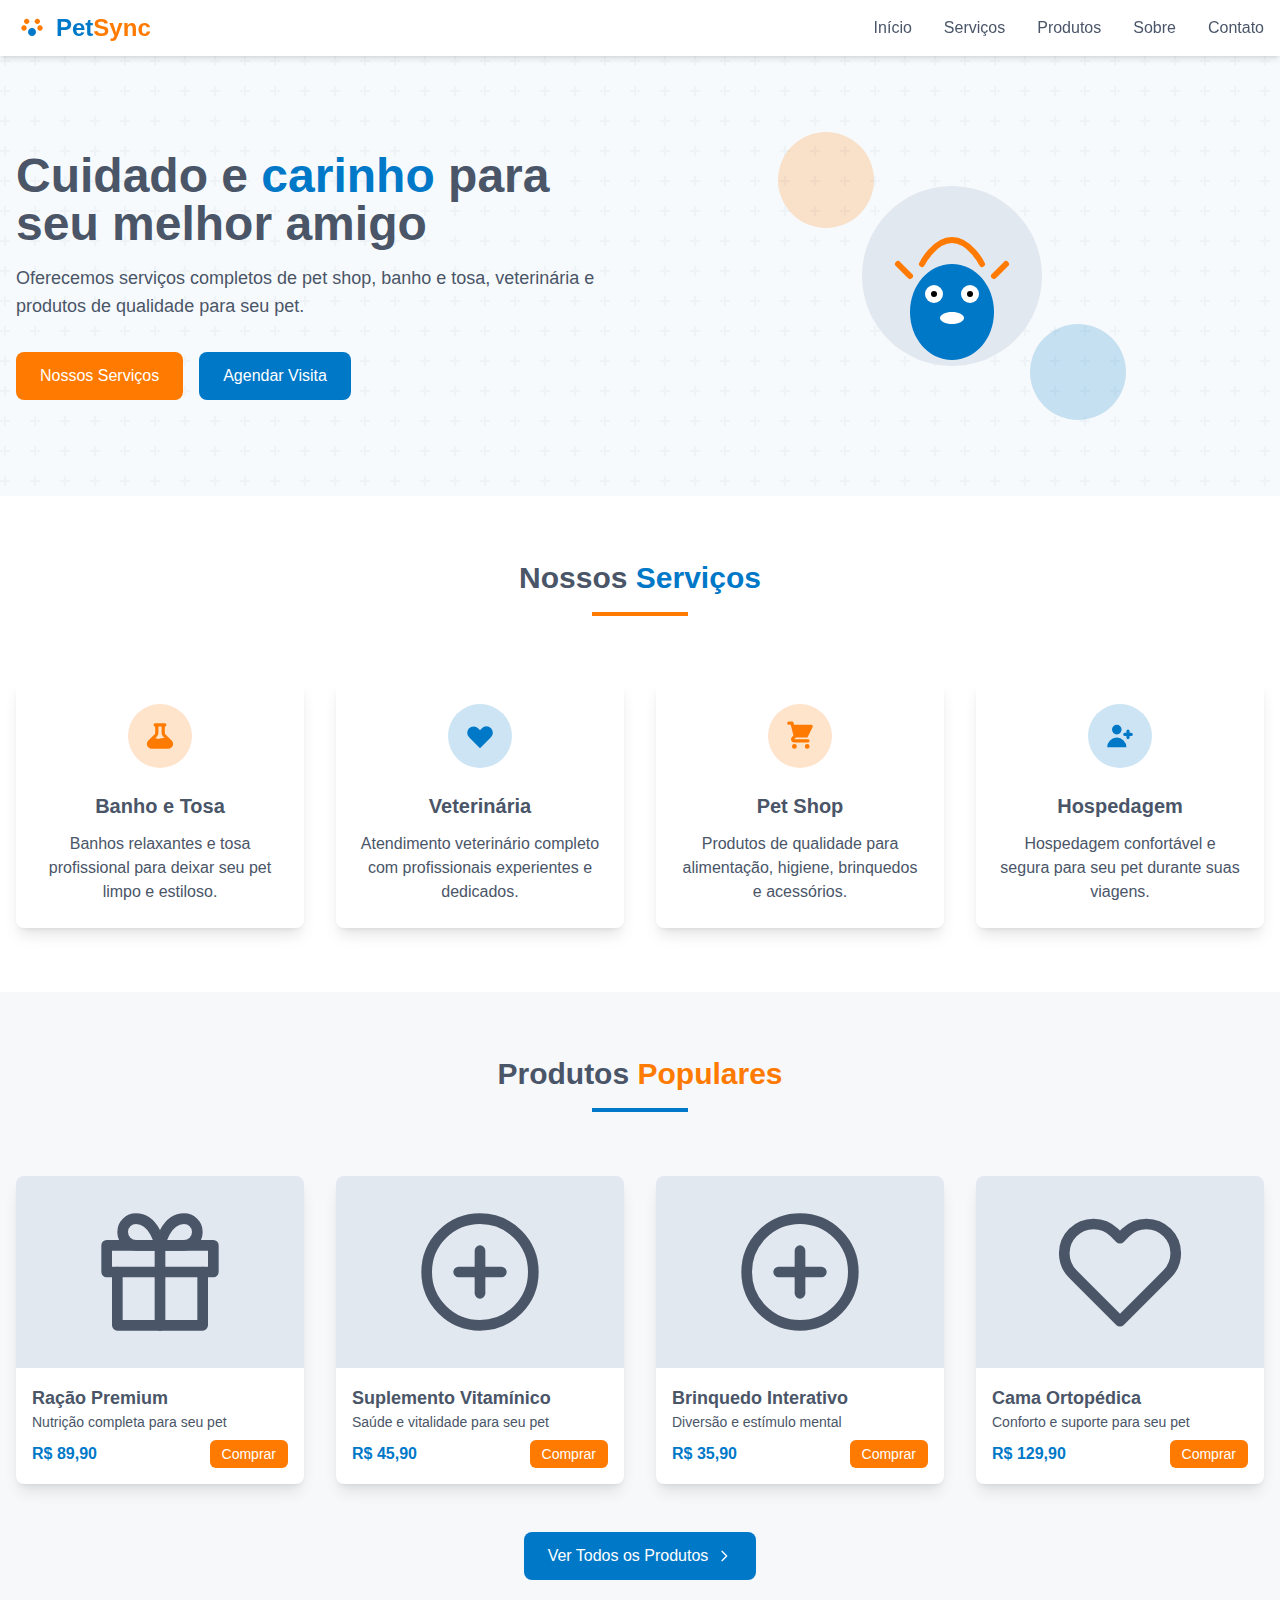
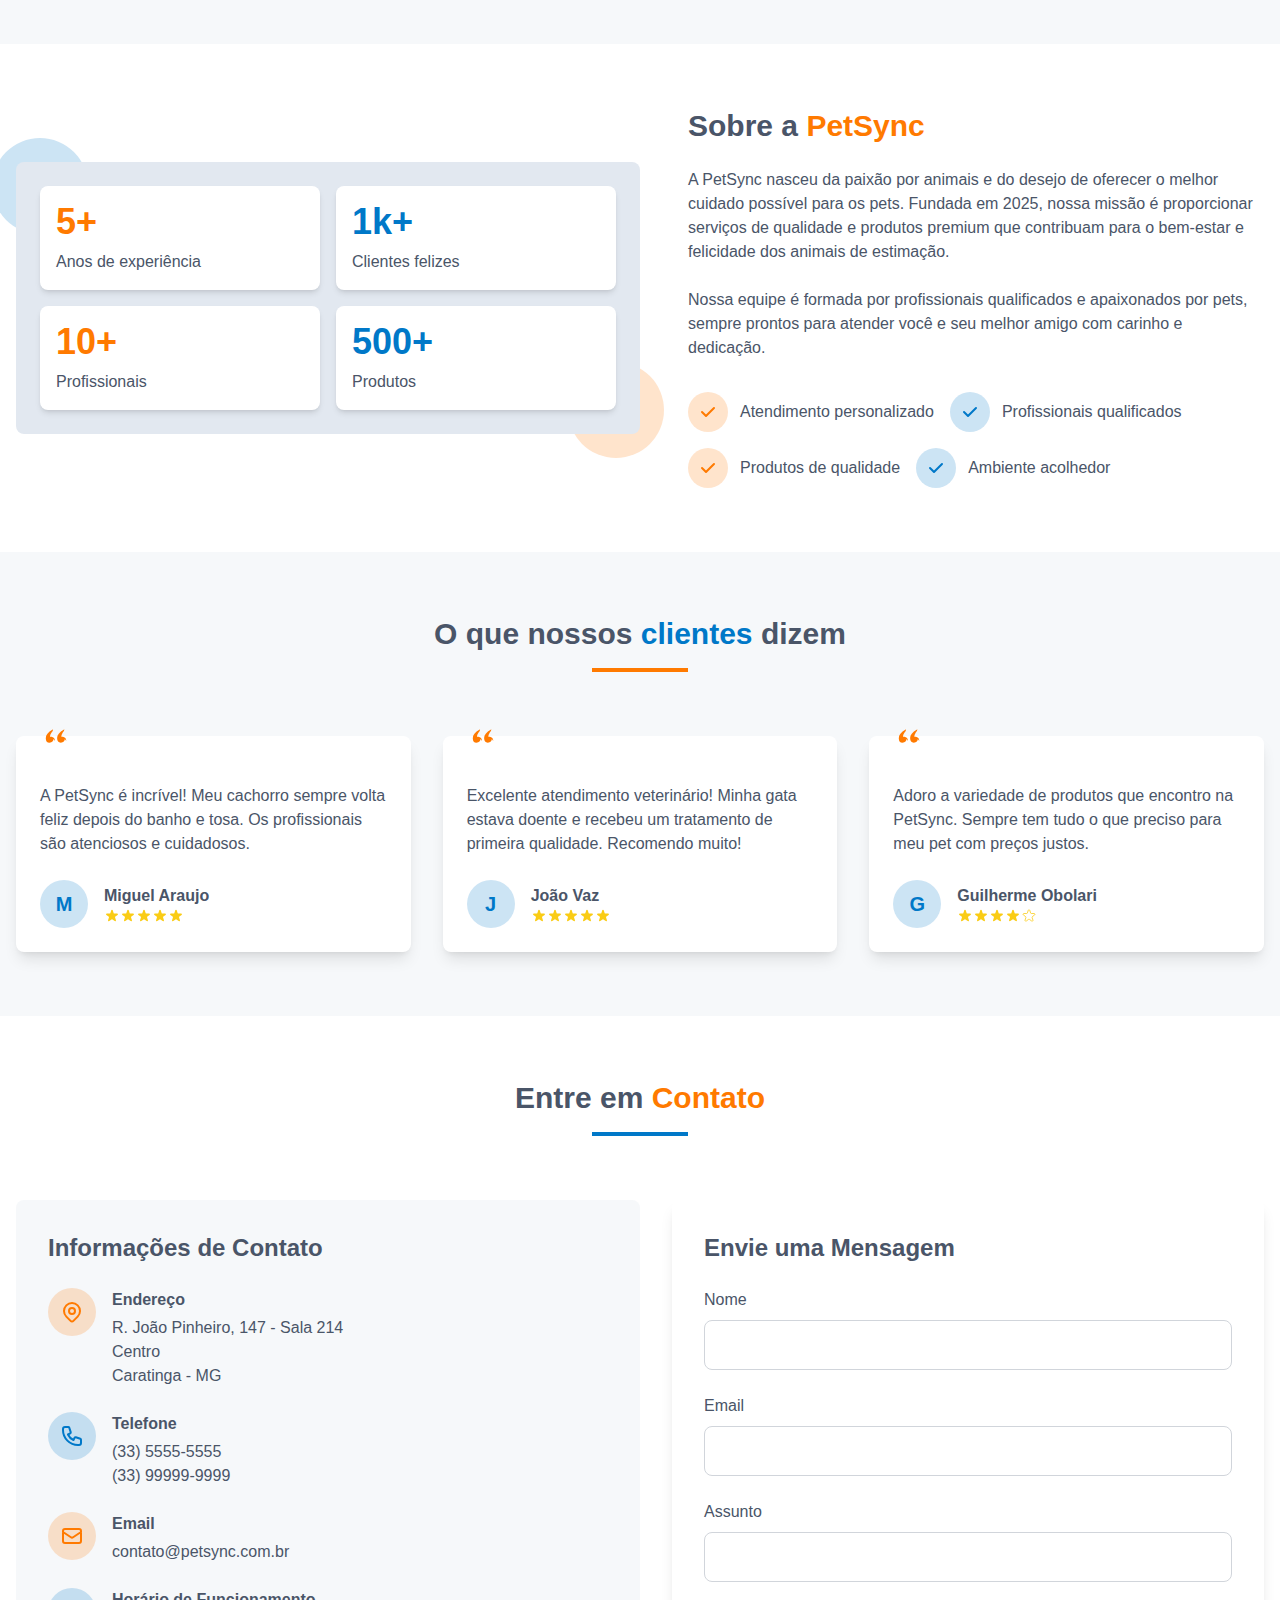
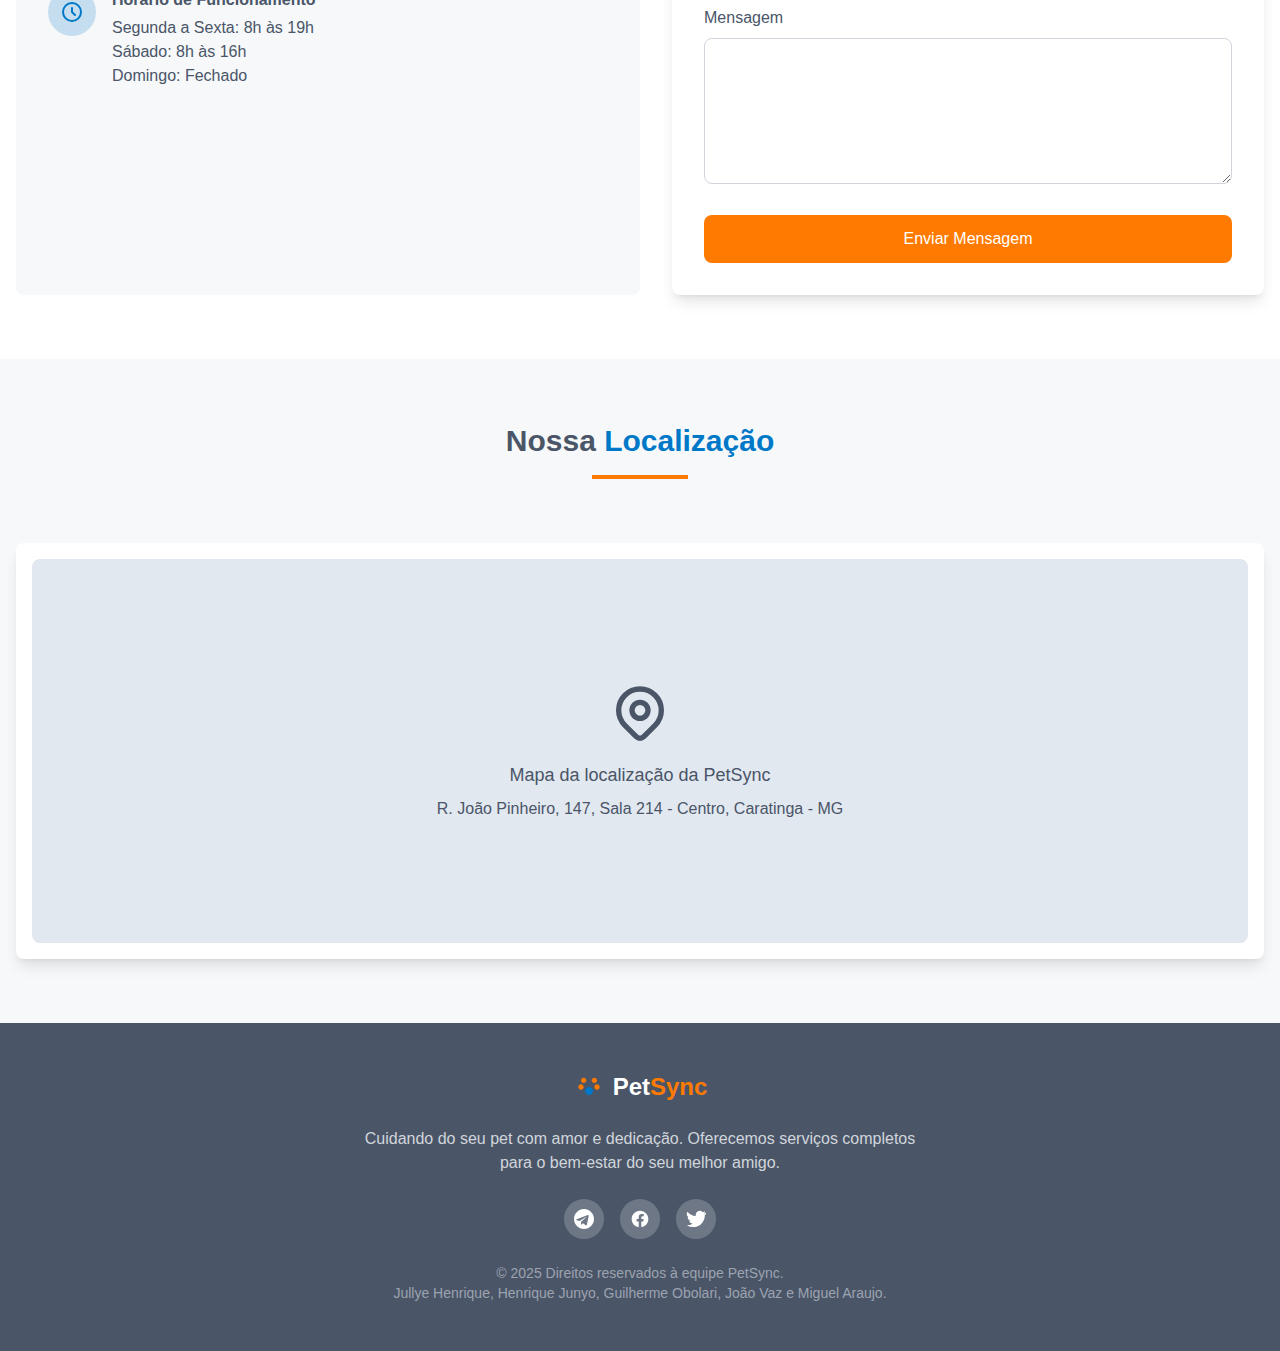
<file: index.html>
<!DOCTYPE html>
<!-- saved from url=(0140)https://bccphhfewybbdcmg.canva-hosted-embed.com/codelet/AAEAEGJjY3BoaGZld3liYmRjbWcAAAAAAZcR-Uj5pUNqCpz2DmUNsHhtqoOIRLttvQ0J3XLMefAP9xV6Au4/ -->
<html lang="pt-BR"><head><meta http-equiv="Content-Type" content="text/html; charset=UTF-8">
    
    <meta name="viewport" content="width=device-width, initial-scale=1.0">
    <title>PetSync - Seu Pet, Nossa Paixão</title>
    <script src="./saved_resource"></script>
    <script>
        tailwind.config = {
            theme: {
                extend: {
                    colors: {
                        petOrange: '#FF7A00',
                        petBlue: '#0078C8',
                        petGray: '#4A5568',
                        petLightGray: '#E2E8F0'
                    }
                }
            }
        }
    </script>
    <link href="./css2" rel="stylesheet">
    <style>
        body {
            font-family: 'Poppins', sans-serif;
        }
        .hero-pattern {
            background-color: #f7fafc;
            background-image: url("data:image/svg+xml,%3Csvg width='60' height='60' viewBox='0 0 60 60' xmlns='http://www.w3.org/2000/svg'%3E%3Cg fill='none' fill-rule='evenodd'%3E%3Cg fill='%23e2e8f0' fill-opacity='0.4'%3E%3Cpath d='M36 34v-4h-2v4h-4v2h4v4h2v-4h4v-2h-4zm0-30V0h-2v4h-4v2h4v4h2V6h4V4h-4zM6 34v-4H4v4H0v2h4v4h2v-4h4v-2H6zM6 4V0H4v4H0v2h4v4h2V6h4V4H6z'/%3E%3C/g%3E%3C/g%3E%3C/svg%3E");
        }
        .paw-print {
            position: relative;
            display: inline-block;
        }
    </style>
<style>*, ::before, ::after{--tw-border-spacing-x:0;--tw-border-spacing-y:0;--tw-translate-x:0;--tw-translate-y:0;--tw-rotate:0;--tw-skew-x:0;--tw-skew-y:0;--tw-scale-x:1;--tw-scale-y:1;--tw-pan-x: ;--tw-pan-y: ;--tw-pinch-zoom: ;--tw-scroll-snap-strictness:proximity;--tw-gradient-from-position: ;--tw-gradient-via-position: ;--tw-gradient-to-position: ;--tw-ordinal: ;--tw-slashed-zero: ;--tw-numeric-figure: ;--tw-numeric-spacing: ;--tw-numeric-fraction: ;--tw-ring-inset: ;--tw-ring-offset-width:0px;--tw-ring-offset-color:#fff;--tw-ring-color:rgb(59 130 246 / 0.5);--tw-ring-offset-shadow:0 0 #0000;--tw-ring-shadow:0 0 #0000;--tw-shadow:0 0 #0000;--tw-shadow-colored:0 0 #0000;--tw-blur: ;--tw-brightness: ;--tw-contrast: ;--tw-grayscale: ;--tw-hue-rotate: ;--tw-invert: ;--tw-saturate: ;--tw-sepia: ;--tw-drop-shadow: ;--tw-backdrop-blur: ;--tw-backdrop-brightness: ;--tw-backdrop-contrast: ;--tw-backdrop-grayscale: ;--tw-backdrop-hue-rotate: ;--tw-backdrop-invert: ;--tw-backdrop-opacity: ;--tw-backdrop-saturate: ;--tw-backdrop-sepia: ;--tw-contain-size: ;--tw-contain-layout: ;--tw-contain-paint: ;--tw-contain-style: }::backdrop{--tw-border-spacing-x:0;--tw-border-spacing-y:0;--tw-translate-x:0;--tw-translate-y:0;--tw-rotate:0;--tw-skew-x:0;--tw-skew-y:0;--tw-scale-x:1;--tw-scale-y:1;--tw-pan-x: ;--tw-pan-y: ;--tw-pinch-zoom: ;--tw-scroll-snap-strictness:proximity;--tw-gradient-from-position: ;--tw-gradient-via-position: ;--tw-gradient-to-position: ;--tw-ordinal: ;--tw-slashed-zero: ;--tw-numeric-figure: ;--tw-numeric-spacing: ;--tw-numeric-fraction: ;--tw-ring-inset: ;--tw-ring-offset-width:0px;--tw-ring-offset-color:#fff;--tw-ring-color:rgb(59 130 246 / 0.5);--tw-ring-offset-shadow:0 0 #0000;--tw-ring-shadow:0 0 #0000;--tw-shadow:0 0 #0000;--tw-shadow-colored:0 0 #0000;--tw-blur: ;--tw-brightness: ;--tw-contrast: ;--tw-grayscale: ;--tw-hue-rotate: ;--tw-invert: ;--tw-saturate: ;--tw-sepia: ;--tw-drop-shadow: ;--tw-backdrop-blur: ;--tw-backdrop-brightness: ;--tw-backdrop-contrast: ;--tw-backdrop-grayscale: ;--tw-backdrop-hue-rotate: ;--tw-backdrop-invert: ;--tw-backdrop-opacity: ;--tw-backdrop-saturate: ;--tw-backdrop-sepia: ;--tw-contain-size: ;--tw-contain-layout: ;--tw-contain-paint: ;--tw-contain-style: }/* ! tailwindcss v3.4.16 | MIT License | https://tailwindcss.com */*,::after,::before{box-sizing:border-box;border-width:0;border-style:solid;border-color:#e5e7eb}::after,::before{--tw-content:''}:host,html{line-height:1.5;-webkit-text-size-adjust:100%;-moz-tab-size:4;tab-size:4;font-family:ui-sans-serif, system-ui, sans-serif, "Apple Color Emoji", "Segoe UI Emoji", "Segoe UI Symbol", "Noto Color Emoji";font-feature-settings:normal;font-variation-settings:normal;-webkit-tap-highlight-color:transparent}body{margin:0;line-height:inherit}hr{height:0;color:inherit;border-top-width:1px}abbr:where([title]){-webkit-text-decoration:underline dotted;text-decoration:underline dotted}h1,h2,h3,h4,h5,h6{font-size:inherit;font-weight:inherit}a{color:inherit;text-decoration:inherit}b,strong{font-weight:bolder}code,kbd,pre,samp{font-family:ui-monospace, SFMono-Regular, Menlo, Monaco, Consolas, "Liberation Mono", "Courier New", monospace;font-feature-settings:normal;font-variation-settings:normal;font-size:1em}small{font-size:80%}sub,sup{font-size:75%;line-height:0;position:relative;vertical-align:baseline}sub{bottom:-.25em}sup{top:-.5em}table{text-indent:0;border-color:inherit;border-collapse:collapse}button,input,optgroup,select,textarea{font-family:inherit;font-feature-settings:inherit;font-variation-settings:inherit;font-size:100%;font-weight:inherit;line-height:inherit;letter-spacing:inherit;color:inherit;margin:0;padding:0}button,select{text-transform:none}button,input:where([type=button]),input:where([type=reset]),input:where([type=submit]){-webkit-appearance:button;background-color:transparent;background-image:none}:-moz-focusring{outline:auto}:-moz-ui-invalid{box-shadow:none}progress{vertical-align:baseline}::-webkit-inner-spin-button,::-webkit-outer-spin-button{height:auto}[type=search]{-webkit-appearance:textfield;outline-offset:-2px}::-webkit-search-decoration{-webkit-appearance:none}::-webkit-file-upload-button{-webkit-appearance:button;font:inherit}summary{display:list-item}blockquote,dd,dl,figure,h1,h2,h3,h4,h5,h6,hr,p,pre{margin:0}fieldset{margin:0;padding:0}legend{padding:0}menu,ol,ul{list-style:none;margin:0;padding:0}dialog{padding:0}textarea{resize:vertical}input::placeholder,textarea::placeholder{opacity:1;color:#9ca3af}[role=button],button{cursor:pointer}:disabled{cursor:default}audio,canvas,embed,iframe,img,object,svg,video{display:block;vertical-align:middle}img,video{max-width:100%;height:auto}[hidden]:where(:not([hidden=until-found])){display:none}.container{width:100%}@media (min-width: 640px){.container{max-width:640px}}@media (min-width: 768px){.container{max-width:768px}}@media (min-width: 1024px){.container{max-width:1024px}}@media (min-width: 1280px){.container{max-width:1280px}}@media (min-width: 1536px){.container{max-width:1536px}}.absolute{position:absolute}.relative{position:relative}.sticky{position:sticky}.-bottom-6{bottom:-1.5rem}.-left-6{left:-1.5rem}.-right-6{right:-1.5rem}.-top-4{top:-1rem}.-top-6{top:-1.5rem}.left-6{left:1.5rem}.top-0{top:0px}.z-10{z-index:10}.z-50{z-index:50}.mx-auto{margin-left:auto;margin-right:auto}.mb-1{margin-bottom:0.25rem}.mb-10{margin-bottom:2.5rem}.mb-16{margin-bottom:4rem}.mb-2{margin-bottom:0.5rem}.mb-3{margin-bottom:0.75rem}.mb-4{margin-bottom:1rem}.mb-6{margin-bottom:1.5rem}.mb-8{margin-bottom:2rem}.ml-2{margin-left:0.5rem}.mr-2{margin-right:0.5rem}.mr-3{margin-right:0.75rem}.mr-4{margin-right:1rem}.mt-12{margin-top:3rem}.mt-2{margin-top:0.5rem}.mt-4{margin-top:1rem}.block{display:block}.flex{display:flex}.inline-flex{display:inline-flex}.grid{display:grid}.hidden{display:none}.h-1{height:0.25rem}.h-10{height:2.5rem}.h-12{height:3rem}.h-16{height:4rem}.h-24{height:6rem}.h-32{height:8rem}.h-4{height:1rem}.h-48{height:12rem}.h-5{height:1.25rem}.h-6{height:1.5rem}.h-8{height:2rem}.h-96{height:24rem}.h-auto{height:auto}.h-full{height:100%}.w-10{width:2.5rem}.w-12{width:3rem}.w-16{width:4rem}.w-24{width:6rem}.w-32{width:8rem}.w-4{width:1rem}.w-5{width:1.25rem}.w-6{width:1.5rem}.w-8{width:2rem}.w-full{width:100%}.max-w-md{max-width:28rem}.flex-shrink-0{flex-shrink:0}.grid-cols-1{grid-template-columns:repeat(1, minmax(0, 1fr))}.grid-cols-2{grid-template-columns:repeat(2, minmax(0, 1fr))}.flex-col{flex-direction:column}.flex-wrap{flex-wrap:wrap}.items-start{align-items:flex-start}.items-center{align-items:center}.justify-center{justify-content:center}.justify-between{justify-content:space-between}.gap-4{gap:1rem}.gap-8{gap:2rem}.space-x-4 > :not([hidden]) ~ :not([hidden]){--tw-space-x-reverse:0;margin-right:calc(1rem * var(--tw-space-x-reverse));margin-left:calc(1rem * calc(1 - var(--tw-space-x-reverse)))}.space-x-8 > :not([hidden]) ~ :not([hidden]){--tw-space-x-reverse:0;margin-right:calc(2rem * var(--tw-space-x-reverse));margin-left:calc(2rem * calc(1 - var(--tw-space-x-reverse)))}.space-y-4 > :not([hidden]) ~ :not([hidden]){--tw-space-y-reverse:0;margin-top:calc(1rem * calc(1 - var(--tw-space-y-reverse)));margin-bottom:calc(1rem * var(--tw-space-y-reverse))}.overflow-hidden{overflow:hidden}.rounded-full{border-radius:9999px}.rounded-lg{border-radius:0.5rem}.rounded-md{border-radius:0.375rem}.border{border-width:1px}.border-gray-300{--tw-border-opacity:1;border-color:rgb(209 213 219 / var(--tw-border-opacity, 1))}.bg-white{--tw-bg-opacity:1;background-color:rgb(255 255 255 / var(--tw-bg-opacity, 1))}.bg-petBlue{--tw-bg-opacity:1;background-color:rgb(0 120 200 / var(--tw-bg-opacity, 1))}.bg-petGray{--tw-bg-opacity:1;background-color:rgb(74 85 104 / var(--tw-bg-opacity, 1))}.bg-petLightGray{--tw-bg-opacity:1;background-color:rgb(226 232 240 / var(--tw-bg-opacity, 1))}.bg-petOrange{--tw-bg-opacity:1;background-color:rgb(255 122 0 / var(--tw-bg-opacity, 1))}.bg-opacity-20{--tw-bg-opacity:0.2}.bg-opacity-30{--tw-bg-opacity:0.3}.p-4{padding:1rem}.p-6{padding:1.5rem}.p-8{padding:2rem}.px-3{padding-left:0.75rem;padding-right:0.75rem}.px-4{padding-left:1rem;padding-right:1rem}.px-6{padding-left:1.5rem;padding-right:1.5rem}.py-1{padding-top:0.25rem;padding-bottom:0.25rem}.py-12{padding-top:3rem;padding-bottom:3rem}.py-16{padding-top:4rem;padding-bottom:4rem}.py-2{padding-top:0.5rem;padding-bottom:0.5rem}.py-3{padding-top:0.75rem;padding-bottom:0.75rem}.pb-2{padding-bottom:0.5rem}.pt-4{padding-top:1rem}.pt-6{padding-top:1.5rem}.text-center{text-align:center}.text-2xl{font-size:1.5rem;line-height:2rem}.text-3xl{font-size:1.875rem;line-height:2.25rem}.text-4xl{font-size:2.25rem;line-height:2.5rem}.text-lg{font-size:1.125rem;line-height:1.75rem}.text-sm{font-size:0.875rem;line-height:1.25rem}.text-xl{font-size:1.25rem;line-height:1.75rem}.font-bold{font-weight:700}.font-medium{font-weight:500}.font-semibold{font-weight:600}.text-gray-300{--tw-text-opacity:1;color:rgb(209 213 219 / var(--tw-text-opacity, 1))}.text-petBlue{--tw-text-opacity:1;color:rgb(0 120 200 / var(--tw-text-opacity, 1))}.text-petGray{--tw-text-opacity:1;color:rgb(74 85 104 / var(--tw-text-opacity, 1))}.text-petOrange{--tw-text-opacity:1;color:rgb(255 122 0 / var(--tw-text-opacity, 1))}.text-white{--tw-text-opacity:1;color:rgb(255 255 255 / var(--tw-text-opacity, 1))}.text-yellow-400{--tw-text-opacity:1;color:rgb(250 204 21 / var(--tw-text-opacity, 1))}.opacity-20{opacity:0.2}.shadow-lg{--tw-shadow:0 10px 15px -3px rgb(0 0 0 / 0.1), 0 4px 6px -4px rgb(0 0 0 / 0.1);--tw-shadow-colored:0 10px 15px -3px var(--tw-shadow-color), 0 4px 6px -4px var(--tw-shadow-color);box-shadow:var(--tw-ring-offset-shadow, 0 0 #0000), var(--tw-ring-shadow, 0 0 #0000), var(--tw-shadow)}.shadow-md{--tw-shadow:0 4px 6px -1px rgb(0 0 0 / 0.1), 0 2px 4px -2px rgb(0 0 0 / 0.1);--tw-shadow-colored:0 4px 6px -1px var(--tw-shadow-color), 0 2px 4px -2px var(--tw-shadow-color);box-shadow:var(--tw-ring-offset-shadow, 0 0 #0000), var(--tw-ring-shadow, 0 0 #0000), var(--tw-shadow)}.transition{transition-property:color, background-color, border-color, fill, stroke, opacity, box-shadow, transform, filter, -webkit-text-decoration-color, -webkit-backdrop-filter;transition-property:color, background-color, border-color, text-decoration-color, fill, stroke, opacity, box-shadow, transform, filter, backdrop-filter;transition-property:color, background-color, border-color, text-decoration-color, fill, stroke, opacity, box-shadow, transform, filter, backdrop-filter, -webkit-text-decoration-color, -webkit-backdrop-filter;transition-timing-function:cubic-bezier(0.4, 0, 0.2, 1);transition-duration:150ms}.transition-transform{transition-property:transform;transition-timing-function:cubic-bezier(0.4, 0, 0.2, 1);transition-duration:150ms}.duration-300{transition-duration:300ms}.hover\:-translate-y-2:hover{--tw-translate-y:-0.5rem;transform:translate(var(--tw-translate-x), var(--tw-translate-y)) rotate(var(--tw-rotate)) skewX(var(--tw-skew-x)) skewY(var(--tw-skew-y)) scaleX(var(--tw-scale-x)) scaleY(var(--tw-scale-y))}.hover\:bg-blue-700:hover{--tw-bg-opacity:1;background-color:rgb(29 78 216 / var(--tw-bg-opacity, 1))}.hover\:bg-orange-600:hover{--tw-bg-opacity:1;background-color:rgb(234 88 12 / var(--tw-bg-opacity, 1))}.hover\:bg-petOrange:hover{--tw-bg-opacity:1;background-color:rgb(255 122 0 / var(--tw-bg-opacity, 1))}.hover\:text-petBlue:hover{--tw-text-opacity:1;color:rgb(0 120 200 / var(--tw-text-opacity, 1))}.focus\:outline-none:focus{outline:2px solid transparent;outline-offset:2px}.focus\:ring-2:focus{--tw-ring-offset-shadow:var(--tw-ring-inset) 0 0 0 var(--tw-ring-offset-width) var(--tw-ring-offset-color);--tw-ring-shadow:var(--tw-ring-inset) 0 0 0 calc(2px + var(--tw-ring-offset-width)) var(--tw-ring-color);box-shadow:var(--tw-ring-offset-shadow), var(--tw-ring-shadow), var(--tw-shadow, 0 0 #0000)}.focus\:ring-petBlue:focus{--tw-ring-opacity:1;--tw-ring-color:rgb(0 120 200 / var(--tw-ring-opacity, 1))}@media (min-width: 640px){.sm\:grid-cols-2{grid-template-columns:repeat(2, minmax(0, 1fr))}.sm\:flex-row{flex-direction:row}.sm\:space-x-4 > :not([hidden]) ~ :not([hidden]){--tw-space-x-reverse:0;margin-right:calc(1rem * var(--tw-space-x-reverse));margin-left:calc(1rem * calc(1 - var(--tw-space-x-reverse)))}.sm\:space-y-0 > :not([hidden]) ~ :not([hidden]){--tw-space-y-reverse:0;margin-top:calc(0px * calc(1 - var(--tw-space-y-reverse)));margin-bottom:calc(0px * var(--tw-space-y-reverse))}}@media (min-width: 768px){.md\:mb-0{margin-bottom:0px}.md\:flex{display:flex}.md\:hidden{display:none}.md\:w-1\/2{width:50%}.md\:grid-cols-2{grid-template-columns:repeat(2, minmax(0, 1fr))}.md\:grid-cols-3{grid-template-columns:repeat(3, minmax(0, 1fr))}.md\:grid-cols-4{grid-template-columns:repeat(4, minmax(0, 1fr))}.md\:flex-row{flex-direction:row}.md\:py-24{padding-top:6rem;padding-bottom:6rem}.md\:pl-12{padding-left:3rem}.md\:pl-8{padding-left:2rem}.md\:text-5xl{font-size:3rem;line-height:1}}@media (min-width: 1024px){.lg\:grid-cols-4{grid-template-columns:repeat(4, minmax(0, 1fr))}}</style></head>
<body class="bg-white">
    <!-- Navbar -->
    <nav class="bg-white shadow-md sticky top-0 z-50">
        <div class="container mx-auto px-4 py-3">
            <div class="flex justify-between items-center">
                <div class="flex items-center">
                    <div class="text-2xl font-bold text-petBlue flex items-center">
                        <svg class="w-8 h-8 mr-2" viewBox="0 0 24 24" fill="none" xmlns="http://www.w3.org/2000/svg">
                            <path d="M8 9C9.10457 9 10 8.10457 10 7C10 5.89543 9.10457 5 8 5C6.89543 5 6 5.89543 6 7C6 8.10457 6.89543 9 8 9Z" fill="#FF7A00"></path>
                            <path d="M16 9C17.1046 9 18 8.10457 18 7C18 5.89543 17.1046 5 16 5C14.8954 5 14 5.89543 14 7C14 8.10457 14.8954 9 16 9Z" fill="#FF7A00"></path>
                            <path d="M6 14C7.10457 14 8 13.1046 8 12C8 10.8954 7.10457 10 6 10C4.89543 10 4 10.8954 4 12C4 13.1046 4.89543 14 6 14Z" fill="#FF7A00"></path>
                            <path d="M18 14C19.1046 14 20 13.1046 20 12C20 10.8954 19.1046 10 18 10C16.8954 10 16 10.8954 16 12C16 13.1046 16.8954 14 18 14Z" fill="#FF7A00"></path>
                            <path d="M12 18C13.6569 18 15 16.6569 15 15C15 13.3431 13.6569 12 12 12C10.3431 12 9 13.3431 9 15C9 16.6569 10.3431 18 12 18Z" fill="#0078C8"></path>
                        </svg>
                        Pet<span class="text-petOrange">Sync</span>
                    </div>
                </div>
                
                <!-- Desktop Menu -->
                <div class="hidden md:flex space-x-8">
                    <a href="https://bccphhfewybbdcmg.canva-hosted-embed.com/codelet/AAEAEGJjY3BoaGZld3liYmRjbWcAAAAAAZcR-Uj5pUNqCpz2DmUNsHhtqoOIRLttvQ0J3XLMefAP9xV6Au4/#" class="text-petGray hover:text-petBlue font-medium">Início</a>
                    <a href="https://bccphhfewybbdcmg.canva-hosted-embed.com/codelet/AAEAEGJjY3BoaGZld3liYmRjbWcAAAAAAZcR-Uj5pUNqCpz2DmUNsHhtqoOIRLttvQ0J3XLMefAP9xV6Au4/#services" class="text-petGray hover:text-petBlue font-medium">Serviços</a>
                    <a href="https://bccphhfewybbdcmg.canva-hosted-embed.com/codelet/AAEAEGJjY3BoaGZld3liYmRjbWcAAAAAAZcR-Uj5pUNqCpz2DmUNsHhtqoOIRLttvQ0J3XLMefAP9xV6Au4/#products" class="text-petGray hover:text-petBlue font-medium">Produtos</a>
                    <a href="https://bccphhfewybbdcmg.canva-hosted-embed.com/codelet/AAEAEGJjY3BoaGZld3liYmRjbWcAAAAAAZcR-Uj5pUNqCpz2DmUNsHhtqoOIRLttvQ0J3XLMefAP9xV6Au4/#about" class="text-petGray hover:text-petBlue font-medium">Sobre</a>
                    <a href="./404.html" class="text-petGray hover:text-petBlue font-medium">Contato</a>
                </div>
                
                <!-- Mobile Menu Button -->
                <div class="md:hidden">
                    <button id="mobile-menu-button" class="text-petGray focus:outline-none">
                        <svg class="w-6 h-6" fill="none" stroke="currentColor" viewBox="0 0 24 24" xmlns="http://www.w3.org/2000/svg">
                            <path stroke-linecap="round" stroke-linejoin="round" stroke-width="2" d="M4 6h16M4 12h16M4 18h16"></path>
                        </svg>
                    </button>
                </div>
            </div>
            
            <!-- Mobile Menu -->
            <div id="mobile-menu" class="md:hidden hidden pt-4 pb-2">
                <a href="https://bccphhfewybbdcmg.canva-hosted-embed.com/codelet/AAEAEGJjY3BoaGZld3liYmRjbWcAAAAAAZcR-Uj5pUNqCpz2DmUNsHhtqoOIRLttvQ0J3XLMefAP9xV6Au4/#" class="block py-2 text-petGray hover:text-petBlue font-medium">Início</a>
                <a href="https://bccphhfewybbdcmg.canva-hosted-embed.com/codelet/AAEAEGJjY3BoaGZld3liYmRjbWcAAAAAAZcR-Uj5pUNqCpz2DmUNsHhtqoOIRLttvQ0J3XLMefAP9xV6Au4/#services" class="block py-2 text-petGray hover:text-petBlue font-medium">Serviços</a>
                <a href="https://bccphhfewybbdcmg.canva-hosted-embed.com/codelet/AAEAEGJjY3BoaGZld3liYmRjbWcAAAAAAZcR-Uj5pUNqCpz2DmUNsHhtqoOIRLttvQ0J3XLMefAP9xV6Au4/#products" class="block py-2 text-petGray hover:text-petBlue font-medium">Produtos</a>
                <a href="https://bccphhfewybbdcmg.canva-hosted-embed.com/codelet/AAEAEGJjY3BoaGZld3liYmRjbWcAAAAAAZcR-Uj5pUNqCpz2DmUNsHhtqoOIRLttvQ0J3XLMefAP9xV6Au4/#about" class="block py-2 text-petGray hover:text-petBlue font-medium">Sobre</a>
                <a href="https://bccphhfewybbdcmg.canva-hosted-embed.com/codelet/AAEAEGJjY3BoaGZld3liYmRjbWcAAAAAAZcR-Uj5pUNqCpz2DmUNsHhtqoOIRLttvQ0J3XLMefAP9xV6Au4/#contact" class="block py-2 text-petGray hover:text-petBlue font-medium">Contato</a>
            </div>
        </div>
    </nav>

    <!-- Hero Section -->
    <section class="hero-pattern py-16 md:py-24">
        <div class="container mx-auto px-4">
            <div class="flex flex-col md:flex-row items-center">
                <div class="md:w-1/2 mb-10 md:mb-0">
                    <h1 class="text-4xl md:text-5xl font-bold text-petGray mb-4">Cuidado e <span class="text-petBlue">carinho</span> para seu melhor amigo</h1>
                    <p class="text-lg text-petGray mb-8">Oferecemos serviços completos de pet shop, banho e tosa, veterinária e produtos de qualidade para seu pet.</p>
                    <div class="flex flex-col sm:flex-row space-y-4 sm:space-y-0 sm:space-x-4">
                        <a href="https://bccphhfewybbdcmg.canva-hosted-embed.com/codelet/AAEAEGJjY3BoaGZld3liYmRjbWcAAAAAAZcR-Uj5pUNqCpz2DmUNsHhtqoOIRLttvQ0J3XLMefAP9xV6Au4/#services" class="bg-petOrange hover:bg-orange-600 text-white font-medium py-3 px-6 rounded-lg text-center transition duration-300">Nossos Serviços</a>
                        <a href="./404.html" class="bg-petBlue hover:bg-blue-700 text-white font-medium py-3 px-6 rounded-lg text-center transition duration-300">Agendar Visita</a>
                    </div>
                </div>
                <div class="md:w-1/2 flex justify-center">
                    <div class="relative">
                        <div class="absolute -top-6 -left-6 w-24 h-24 bg-petOrange rounded-full opacity-20"></div>
                        <div class="absolute -bottom-6 -right-6 w-24 h-24 bg-petBlue rounded-full opacity-20"></div>
                        <svg class="w-full h-auto max-w-md" viewBox="0 0 500 400" fill="none" xmlns="http://www.w3.org/2000/svg">
                            <circle cx="250" cy="200" r="150" fill="#E2E8F0"></circle>
                            <path d="M320 260C320 304.183 289.036 340 250 340C210.964 340 180 304.183 180 260C180 215.817 210.964 180 250 180C289.036 180 320 215.817 320 260Z" fill="#0078C8"></path>
                            <circle cx="220" cy="230" r="15" fill="white"></circle>
                            <circle cx="280" cy="230" r="15" fill="white"></circle>
                            <path d="M230 270C230 275.523 238.954 280 250 280C261.046 280 270 275.523 270 270C270 264.477 261.046 260 250 260C238.954 260 230 264.477 230 270Z" fill="white"></path>
                            <path d="M200 180C200 180 220 140 250 140C280 140 300 180 300 180" stroke="#FF7A00" stroke-width="10" stroke-linecap="round"></path>
                            <path d="M180 200L160 180" stroke="#FF7A00" stroke-width="10" stroke-linecap="round"></path>
                            <path d="M320 200L340 180" stroke="#FF7A00" stroke-width="10" stroke-linecap="round"></path>
                            <circle cx="220" cy="230" r="5" fill="black"></circle>
                            <circle cx="280" cy="230" r="5" fill="black"></circle>
                        </svg>
                    </div>
                </div>
            </div>
        </div>
    </section>

    <!-- Services Section -->
    <section id="services" class="py-16 bg-white">
        <div class="container mx-auto px-4">
            <div class="text-center mb-16">
                <h2 class="text-3xl font-bold text-petGray">Nossos <span class="text-petBlue">Serviços</span></h2>
                <div class="w-24 h-1 bg-petOrange mx-auto mt-4"></div>
            </div>
            
            <div class="grid grid-cols-1 md:grid-cols-2 lg:grid-cols-4 gap-8">
                <!-- Service 1 -->
                <div class="bg-white rounded-lg shadow-lg p-6 transition-transform duration-300 hover:-translate-y-2">
                    <div class="w-16 h-16 bg-petOrange bg-opacity-20 rounded-full flex items-center justify-center mb-6 mx-auto">
                        <svg class="w-8 h-8 text-petOrange" fill="currentColor" viewBox="0 0 20 20" xmlns="http://www.w3.org/2000/svg">
                            <path fill-rule="evenodd" d="M7 2a1 1 0 00-.707 1.707L7 4.414v3.758a1 1 0 01-.293.707l-4 4C.817 14.769 2.156 18 4.828 18h10.343c2.673 0 4.012-3.231 2.122-5.121l-4-4A1 1 0 0113 8.172V4.414l.707-.707A1 1 0 0013 2H7zm2 6.172V4h2v4.172a3 3 0 00.879 2.12l1.027 1.028a4 4 0 00-2.171.102l-.47.156a4 4 0 01-2.53 0l-.563-.187a1.993 1.993 0 00-.114-.035l1.063-1.063A3 3 0 009 8.172z" clip-rule="evenodd"></path>
                        </svg>
                    </div>
                    <h3 class="text-xl font-semibold text-petGray text-center mb-3">Banho e Tosa</h3>
                    <p class="text-petGray text-center">Banhos relaxantes e tosa profissional para deixar seu pet limpo e estiloso.</p>
                </div>
                
                <!-- Service 2 -->
                <div class="bg-white rounded-lg shadow-lg p-6 transition-transform duration-300 hover:-translate-y-2">
                    <div class="w-16 h-16 bg-petBlue bg-opacity-20 rounded-full flex items-center justify-center mb-6 mx-auto">
                        <svg class="w-8 h-8 text-petBlue" fill="currentColor" viewBox="0 0 20 20" xmlns="http://www.w3.org/2000/svg">
                            <path fill-rule="evenodd" d="M3.172 5.172a4 4 0 015.656 0L10 6.343l1.172-1.171a4 4 0 115.656 5.656L10 17.657l-6.828-6.829a4 4 0 010-5.656z" clip-rule="evenodd"></path>
                        </svg>
                    </div>
                    <h3 class="text-xl font-semibold text-petGray text-center mb-3">Veterinária</h3>
                    <p class="text-petGray text-center">Atendimento veterinário completo com profissionais experientes e dedicados.</p>
                </div>
                
                <!-- Service 3 -->
                <div class="bg-white rounded-lg shadow-lg p-6 transition-transform duration-300 hover:-translate-y-2">
                    <div class="w-16 h-16 bg-petOrange bg-opacity-20 rounded-full flex items-center justify-center mb-6 mx-auto">
                        <svg class="w-8 h-8 text-petOrange" fill="currentColor" viewBox="0 0 20 20" xmlns="http://www.w3.org/2000/svg">
                            <path d="M3 1a1 1 0 000 2h1.22l.305 1.222a.997.997 0 00.01.042l1.358 5.43-.893.892C3.74 11.846 4.632 14 6.414 14H15a1 1 0 000-2H6.414l1-1H14a1 1 0 00.894-.553l3-6A1 1 0 0017 3H6.28l-.31-1.243A1 1 0 005 1H3zM16 16.5a1.5 1.5 0 11-3 0 1.5 1.5 0 013 0zM6.5 18a1.5 1.5 0 100-3 1.5 1.5 0 000 3z"></path>
                        </svg>
                    </div>
                    <h3 class="text-xl font-semibold text-petGray text-center mb-3">Pet Shop</h3>
                    <p class="text-petGray text-center">Produtos de qualidade para alimentação, higiene, brinquedos e acessórios.</p>
                </div>
                
                <!-- Service 4 -->
                <div class="bg-white rounded-lg shadow-lg p-6 transition-transform duration-300 hover:-translate-y-2">
                    <div class="w-16 h-16 bg-petBlue bg-opacity-20 rounded-full flex items-center justify-center mb-6 mx-auto">
                        <svg class="w-8 h-8 text-petBlue" fill="currentColor" viewBox="0 0 20 20" xmlns="http://www.w3.org/2000/svg">
                            <path d="M8 9a3 3 0 100-6 3 3 0 000 6zM8 11a6 6 0 016 6H2a6 6 0 016-6zM16 7a1 1 0 10-2 0v1h-1a1 1 0 100 2h1v1a1 1 0 102 0v-1h1a1 1 0 100-2h-1V7z"></path>
                        </svg>
                    </div>
                    <h3 class="text-xl font-semibold text-petGray text-center mb-3">Hospedagem</h3>
                    <p class="text-petGray text-center">Hospedagem confortável e segura para seu pet durante suas viagens.</p>
                </div>
            </div>
        </div>
    </section>

    <!-- Products Section -->
    <section id="products" class="py-16 bg-petLightGray bg-opacity-30">
        <div class="container mx-auto px-4">
            <div class="text-center mb-16">
                <h2 class="text-3xl font-bold text-petGray">Produtos <span class="text-petOrange">Populares</span></h2>
                <div class="w-24 h-1 bg-petBlue mx-auto mt-4"></div>
            </div>
            
            <div class="grid grid-cols-1 sm:grid-cols-2 lg:grid-cols-4 gap-8">
                <!-- Product 1 -->
                <div class="bg-white rounded-lg shadow-lg overflow-hidden transition-transform duration-300 hover:-translate-y-2">
                    <div class="h-48 bg-petLightGray flex items-center justify-center p-4">
                        <svg class="w-32 h-32 text-petGray" viewBox="0 0 24 24" fill="none" xmlns="http://www.w3.org/2000/svg">
                            <path d="M20 12V22H4V12" stroke="currentColor" stroke-width="2" stroke-linecap="round" stroke-linejoin="round"></path>
                            <path d="M22 7H2V12H22V7Z" stroke="currentColor" stroke-width="2" stroke-linecap="round" stroke-linejoin="round"></path>
                            <path d="M12 22V7" stroke="currentColor" stroke-width="2" stroke-linecap="round" stroke-linejoin="round"></path>
                            <path d="M12 7H16.5C17.163 7 17.7989 6.73661 18.2678 6.26777C18.7366 5.79893 19 5.16304 19 4.5C19 3.83696 18.7366 3.20107 18.2678 2.73223C17.7989 2.26339 17.163 2 16.5 2C13 2 12 7 12 7Z" stroke="currentColor" stroke-width="2" stroke-linecap="round" stroke-linejoin="round"></path>
                            <path d="M12 7H7.5C6.83696 7 6.20107 6.73661 5.73223 6.26777C5.26339 5.79893 5 5.16304 5 4.5C5 3.83696 5.26339 3.20107 5.73223 2.73223C6.20107 2.26339 6.83696 2 7.5 2C11 2 12 7 12 7Z" stroke="currentColor" stroke-width="2" stroke-linecap="round" stroke-linejoin="round"></path>
                        </svg>
                    </div>
                    <div class="p-4">
                        <h3 class="text-lg font-semibold text-petGray">Ração Premium</h3>
                        <p class="text-petGray text-sm mb-2">Nutrição completa para seu pet</p>
                        <div class="flex justify-between items-center">
                            <span class="text-petBlue font-bold">R$ 89,90</span>
                            <button class="bg-petOrange hover:bg-orange-600 text-white px-3 py-1 rounded-md text-sm transition duration-300">Comprar</button>
                        </div>
                    </div>
                </div>
                
                <!-- Product 2 -->
                <div class="bg-white rounded-lg shadow-lg overflow-hidden transition-transform duration-300 hover:-translate-y-2">
                    <div class="h-48 bg-petLightGray flex items-center justify-center p-4">
                        <svg class="w-32 h-32 text-petGray" viewBox="0 0 24 24" fill="none" xmlns="http://www.w3.org/2000/svg">
                            <circle cx="12" cy="12" r="10" stroke="currentColor" stroke-width="2"></circle>
                            <path d="M12 8V16" stroke="currentColor" stroke-width="2" stroke-linecap="round"></path>
                            <path d="M16 12H8" stroke="currentColor" stroke-width="2" stroke-linecap="round"></path>
                        </svg>
                    </div>
                    <div class="p-4">
                        <h3 class="text-lg font-semibold text-petGray">Suplemento Vitamínico</h3>
                        <p class="text-petGray text-sm mb-2">Saúde e vitalidade para seu pet</p>
                        <div class="flex justify-between items-center">
                            <span class="text-petBlue font-bold">R$ 45,90</span>
                            <button class="bg-petOrange hover:bg-orange-600 text-white px-3 py-1 rounded-md text-sm transition duration-300">Comprar</button>
                        </div>
                    </div>
                </div>
                
                <!-- Product 3 -->
                <div class="bg-white rounded-lg shadow-lg overflow-hidden transition-transform duration-300 hover:-translate-y-2">
                    <div class="h-48 bg-petLightGray flex items-center justify-center p-4">
                        <svg class="w-32 h-32 text-petGray" viewBox="0 0 24 24" fill="none" xmlns="http://www.w3.org/2000/svg">
                            <path d="M12 22C17.5228 22 22 17.5228 22 12C22 6.47715 17.5228 2 12 2C6.47715 2 2 6.47715 2 12C2 17.5228 6.47715 22 12 22Z" stroke="currentColor" stroke-width="2" stroke-linecap="round" stroke-linejoin="round"></path>
                            <path d="M12 8V16" stroke="currentColor" stroke-width="2" stroke-linecap="round" stroke-linejoin="round"></path>
                            <path d="M8 12H16" stroke="currentColor" stroke-width="2" stroke-linecap="round" stroke-linejoin="round"></path>
                        </svg>
                    </div>
                    <div class="p-4">
                        <h3 class="text-lg font-semibold text-petGray">Brinquedo Interativo</h3>
                        <p class="text-petGray text-sm mb-2">Diversão e estímulo mental</p>
                        <div class="flex justify-between items-center">
                            <span class="text-petBlue font-bold">R$ 35,90</span>
                            <button class="bg-petOrange hover:bg-orange-600 text-white px-3 py-1 rounded-md text-sm transition duration-300">Comprar</button>
                        </div>
                    </div>
                </div>
                
                <!-- Product 4 -->
                <div class="bg-white rounded-lg shadow-lg overflow-hidden transition-transform duration-300 hover:-translate-y-2">
                    <div class="h-48 bg-petLightGray flex items-center justify-center p-4">
                        <svg class="w-32 h-32 text-petGray" viewBox="0 0 24 24" fill="none" xmlns="http://www.w3.org/2000/svg">
                            <path d="M20.84 4.61a5.5 5.5 0 0 0-7.78 0L12 5.67l-1.06-1.06a5.5 5.5 0 0 0-7.78 7.78l1.06 1.06L12 21.23l7.78-7.78 1.06-1.06a5.5 5.5 0 0 0 0-7.78z" stroke="currentColor" stroke-width="2" stroke-linecap="round" stroke-linejoin="round"></path>
                        </svg>
                    </div>
                    <div class="p-4">
                        <h3 class="text-lg font-semibold text-petGray">Cama Ortopédica</h3>
                        <p class="text-petGray text-sm mb-2">Conforto e suporte para seu pet</p>
                        <div class="flex justify-between items-center">
                            <span class="text-petBlue font-bold">R$ 129,90</span>
                            <button class="bg-petOrange hover:bg-orange-600 text-white px-3 py-1 rounded-md text-sm transition duration-300">Comprar</button>
                        </div>
                    </div>
                </div>
            </div>
            
            <div class="text-center mt-12">
                <a href="https://bccphhfewybbdcmg.canva-hosted-embed.com/codelet/AAEAEGJjY3BoaGZld3liYmRjbWcAAAAAAZcR-Uj5pUNqCpz2DmUNsHhtqoOIRLttvQ0J3XLMefAP9xV6Au4/#" class="inline-flex items-center bg-petBlue hover:bg-blue-700 text-white font-medium py-3 px-6 rounded-lg transition duration-300">
                    Ver Todos os Produtos
                    <svg class="w-4 h-4 ml-2" fill="none" stroke="currentColor" viewBox="0 0 24 24" xmlns="http://www.w3.org/2000/svg">
                        <path stroke-linecap="round" stroke-linejoin="round" stroke-width="2" d="M9 5l7 7-7 7"></path>
                    </svg>
                </a>
            </div>
        </div>
    </section>

    <!-- About Section -->
    <section id="about" class="py-16 bg-white">
        <div class="container mx-auto px-4">
            <div class="flex flex-col md:flex-row items-center">
                <div class="md:w-1/2 mb-10 md:mb-0">
                    <div class="relative">
                        <div class="absolute -top-6 -left-6 w-24 h-24 bg-petBlue rounded-full opacity-20"></div>
                        <div class="absolute -bottom-6 -right-6 w-24 h-24 bg-petOrange rounded-full opacity-20"></div>
                        <div class="bg-petLightGray rounded-lg p-6 relative z-10">
                            <div class="grid grid-cols-2 gap-4">
                                <div class="bg-white rounded-lg p-4 shadow-md">
                                    <div class="text-4xl text-petOrange font-bold mb-2">5+</div>
                                    <div class="text-petGray">Anos de experiência</div>
                                </div>
                                <div class="bg-white rounded-lg p-4 shadow-md">
                                    <div class="text-4xl text-petBlue font-bold mb-2">1k+</div>
                                    <div class="text-petGray">Clientes felizes</div>
                                </div>
                                <div class="bg-white rounded-lg p-4 shadow-md">
                                    <div class="text-4xl text-petOrange font-bold mb-2">10+</div>
                                    <div class="text-petGray">Profissionais</div>
                                </div>
                                <div class="bg-white rounded-lg p-4 shadow-md">
                                    <div class="text-4xl text-petBlue font-bold mb-2">500+</div>
                                    <div class="text-petGray">Produtos</div>
                                </div>
                            </div>
                        </div>
                    </div>
                </div>
                <div class="md:w-1/2 md:pl-12">
                    <h2 class="text-3xl font-bold text-petGray mb-6">Sobre a <span class="text-petOrange">PetSync</span></h2>
                    <p class="text-petGray mb-6">A PetSync nasceu da paixão por animais e do desejo de oferecer o melhor cuidado possível para os pets. Fundada em 2025, nossa missão é proporcionar serviços de qualidade e produtos premium que contribuam para o bem-estar e felicidade dos animais de estimação.</p>
                    <p class="text-petGray mb-8">Nossa equipe é formada por profissionais qualificados e apaixonados por pets, sempre prontos para atender você e seu melhor amigo com carinho e dedicação.</p>
                    <div class="flex flex-wrap gap-4">
                        <div class="flex items-center">
                            <div class="w-10 h-10 bg-petOrange bg-opacity-20 rounded-full flex items-center justify-center mr-3">
                                <svg class="w-5 h-5 text-petOrange" fill="currentColor" viewBox="0 0 20 20" xmlns="http://www.w3.org/2000/svg">
                                    <path fill-rule="evenodd" d="M16.707 5.293a1 1 0 010 1.414l-8 8a1 1 0 01-1.414 0l-4-4a1 1 0 011.414-1.414L8 12.586l7.293-7.293a1 1 0 011.414 0z" clip-rule="evenodd"></path>
                                </svg>
                            </div>
                            <span class="text-petGray">Atendimento personalizado</span>
                        </div>
                        <div class="flex items-center">
                            <div class="w-10 h-10 bg-petBlue bg-opacity-20 rounded-full flex items-center justify-center mr-3">
                                <svg class="w-5 h-5 text-petBlue" fill="currentColor" viewBox="0 0 20 20" xmlns="http://www.w3.org/2000/svg">
                                    <path fill-rule="evenodd" d="M16.707 5.293a1 1 0 010 1.414l-8 8a1 1 0 01-1.414 0l-4-4a1 1 0 011.414-1.414L8 12.586l7.293-7.293a1 1 0 011.414 0z" clip-rule="evenodd"></path>
                                </svg>
                            </div>
                            <span class="text-petGray">Profissionais qualificados</span>
                        </div>
                        <div class="flex items-center">
                            <div class="w-10 h-10 bg-petOrange bg-opacity-20 rounded-full flex items-center justify-center mr-3">
                                <svg class="w-5 h-5 text-petOrange" fill="currentColor" viewBox="0 0 20 20" xmlns="http://www.w3.org/2000/svg">
                                    <path fill-rule="evenodd" d="M16.707 5.293a1 1 0 010 1.414l-8 8a1 1 0 01-1.414 0l-4-4a1 1 0 011.414-1.414L8 12.586l7.293-7.293a1 1 0 011.414 0z" clip-rule="evenodd"></path>
                                </svg>
                            </div>
                            <span class="text-petGray">Produtos de qualidade</span>
                        </div>
                        <div class="flex items-center">
                            <div class="w-10 h-10 bg-petBlue bg-opacity-20 rounded-full flex items-center justify-center mr-3">
                                <svg class="w-5 h-5 text-petBlue" fill="currentColor" viewBox="0 0 20 20" xmlns="http://www.w3.org/2000/svg">
                                    <path fill-rule="evenodd" d="M16.707 5.293a1 1 0 010 1.414l-8 8a1 1 0 01-1.414 0l-4-4a1 1 0 011.414-1.414L8 12.586l7.293-7.293a1 1 0 011.414 0z" clip-rule="evenodd"></path>
                                </svg>
                            </div>
                            <span class="text-petGray">Ambiente acolhedor</span>
                        </div>
                    </div>
                </div>
            </div>
        </div>
    </section>

    <!-- Testimonials Section -->
    <section class="py-16 bg-petLightGray bg-opacity-30">
        <div class="container mx-auto px-4">
            <div class="text-center mb-16">
                <h2 class="text-3xl font-bold text-petGray">O que nossos <span class="text-petBlue">clientes</span> dizem</h2>
                <div class="w-24 h-1 bg-petOrange mx-auto mt-4"></div>
            </div>
            
            <div class="grid grid-cols-1 md:grid-cols-3 gap-8">
                <!-- Testimonial 1 -->
                <div class="bg-white rounded-lg shadow-lg p-6 relative">
                    <div class="absolute -top-4 left-6">
                        <svg class="w-8 h-8 text-petOrange" fill="currentColor" viewBox="0 0 24 24" xmlns="http://www.w3.org/2000/svg">
                            <path d="M11.192 15.757c0-.88-.23-1.618-.69-2.217-.326-.412-.768-.683-1.327-.812-.55-.128-1.07-.137-1.54-.028-.16-.95.1-1.685.41-2.235.96-1.76 1.54-2.098 1.6-2.86.17-.146.18-.26.11-.35-.07-.08-.18-.08-.24-.05-3.57 2.04-5.18 4.19-5.18 6.39 0 2.2 1.02 3.45 2.76 3.45 1.98 0 3.05-1.44 3.05-2.75zM19.69 15.757c0-.88-.23-1.618-.69-2.217-.326-.42-.77-.695-1.327-.824-.56-.126-1.074-.136-1.54-.028-.16-.95.1-1.685.41-2.235.96-1.76 1.54-2.098 1.6-2.86.17-.146.18-.26.11-.35-.07-.08-.18-.08-.24-.05-3.57 2.04-5.18 4.19-5.18 6.39 0 2.2 1.02 3.45 2.76 3.45 1.98 0 3.05-1.44 3.05-2.75z"></path>
                        </svg>
                    </div>
                    <div class="pt-6">
                        <p class="text-petGray mb-6">A PetSync é incrível! Meu cachorro sempre volta feliz depois do banho e tosa. Os profissionais são atenciosos e cuidadosos.</p>
                        <div class="flex items-center">
                            <div class="w-12 h-12 bg-petBlue bg-opacity-20 rounded-full flex items-center justify-center mr-4">
                                <span class="text-petBlue font-bold text-xl">M</span>
                            </div>
                            <div>
                                <h4 class="font-semibold text-petGray">Miguel Araujo</h4>
                                <div class="flex text-yellow-400">
                                    <svg class="w-4 h-4" fill="currentColor" viewBox="0 0 20 20" xmlns="http://www.w3.org/2000/svg"><path d="M9.049 2.927c.3-.921 1.603-.921 1.902 0l1.07 3.292a1 1 0 00.95.69h3.462c.969 0 1.371 1.24.588 1.81l-2.8 2.034a1 1 0 00-.364 1.118l1.07 3.292c.3.921-.755 1.688-1.54 1.118l-2.8-2.034a1 1 0 00-1.175 0l-2.8 2.034c-.784.57-1.838-.197-1.539-1.118l1.07-3.292a1 1 0 00-.364-1.118L2.98 8.72c-.783-.57-.38-1.81.588-1.81h3.461a1 1 0 00.951-.69l1.07-3.292z"></path></svg>
                                    <svg class="w-4 h-4" fill="currentColor" viewBox="0 0 20 20" xmlns="http://www.w3.org/2000/svg"><path d="M9.049 2.927c.3-.921 1.603-.921 1.902 0l1.07 3.292a1 1 0 00.95.69h3.462c.969 0 1.371 1.24.588 1.81l-2.8 2.034a1 1 0 00-.364 1.118l1.07 3.292c.3.921-.755 1.688-1.54 1.118l-2.8-2.034a1 1 0 00-1.175 0l-2.8 2.034c-.784.57-1.838-.197-1.539-1.118l1.07-3.292a1 1 0 00-.364-1.118L2.98 8.72c-.783-.57-.38-1.81.588-1.81h3.461a1 1 0 00.951-.69l1.07-3.292z"></path></svg>
                                    <svg class="w-4 h-4" fill="currentColor" viewBox="0 0 20 20" xmlns="http://www.w3.org/2000/svg"><path d="M9.049 2.927c.3-.921 1.603-.921 1.902 0l1.07 3.292a1 1 0 00.95.69h3.462c.969 0 1.371 1.24.588 1.81l-2.8 2.034a1 1 0 00-.364 1.118l1.07 3.292c.3.921-.755 1.688-1.54 1.118l-2.8-2.034a1 1 0 00-1.175 0l-2.8 2.034c-.784.57-1.838-.197-1.539-1.118l1.07-3.292a1 1 0 00-.364-1.118L2.98 8.72c-.783-.57-.38-1.81.588-1.81h3.461a1 1 0 00.951-.69l1.07-3.292z"></path></svg>
                                    <svg class="w-4 h-4" fill="currentColor" viewBox="0 0 20 20" xmlns="http://www.w3.org/2000/svg"><path d="M9.049 2.927c.3-.921 1.603-.921 1.902 0l1.07 3.292a1 1 0 00.95.69h3.462c.969 0 1.371 1.24.588 1.81l-2.8 2.034a1 1 0 00-.364 1.118l1.07 3.292c.3.921-.755 1.688-1.54 1.118l-2.8-2.034a1 1 0 00-1.175 0l-2.8 2.034c-.784.57-1.838-.197-1.539-1.118l1.07-3.292a1 1 0 00-.364-1.118L2.98 8.72c-.783-.57-.38-1.81.588-1.81h3.461a1 1 0 00.951-.69l1.07-3.292z"></path></svg>
                                    <svg class="w-4 h-4" fill="currentColor" viewBox="0 0 20 20" xmlns="http://www.w3.org/2000/svg"><path d="M9.049 2.927c.3-.921 1.603-.921 1.902 0l1.07 3.292a1 1 0 00.95.69h3.462c.969 0 1.371 1.24.588 1.81l-2.8 2.034a1 1 0 00-.364 1.118l1.07 3.292c.3.921-.755 1.688-1.54 1.118l-2.8-2.034a1 1 0 00-1.175 0l-2.8 2.034c-.784.57-1.838-.197-1.539-1.118l1.07-3.292a1 1 0 00-.364-1.118L2.98 8.72c-.783-.57-.38-1.81.588-1.81h3.461a1 1 0 00.951-.69l1.07-3.292z"></path></svg>
                                </div>
                            </div>
                        </div>
                    </div>
                </div>
                
                <!-- Testimonial 2 -->
                <div class="bg-white rounded-lg shadow-lg p-6 relative">
                    <div class="absolute -top-4 left-6">
                        <svg class="w-8 h-8 text-petOrange" fill="currentColor" viewBox="0 0 24 24" xmlns="http://www.w3.org/2000/svg">
                            <path d="M11.192 15.757c0-.88-.23-1.618-.69-2.217-.326-.412-.768-.683-1.327-.812-.55-.128-1.07-.137-1.54-.028-.16-.95.1-1.685.41-2.235.96-1.76 1.54-2.098 1.6-2.86.17-.146.18-.26.11-.35-.07-.08-.18-.08-.24-.05-3.57 2.04-5.18 4.19-5.18 6.39 0 2.2 1.02 3.45 2.76 3.45 1.98 0 3.05-1.44 3.05-2.75zM19.69 15.757c0-.88-.23-1.618-.69-2.217-.326-.42-.77-.695-1.327-.824-.56-.126-1.074-.136-1.54-.028-.16-.95.1-1.685.41-2.235.96-1.76 1.54-2.098 1.6-2.86.17-.146.18-.26.11-.35-.07-.08-.18-.08-.24-.05-3.57 2.04-5.18 4.19-5.18 6.39 0 2.2 1.02 3.45 2.76 3.45 1.98 0 3.05-1.44 3.05-2.75z"></path>
                        </svg>
                    </div>
                    <div class="pt-6">
                        <p class="text-petGray mb-6">Excelente atendimento veterinário! Minha gata estava doente e recebeu um tratamento de primeira qualidade. Recomendo muito!</p>
                        <div class="flex items-center">
                            <div class="w-12 h-12 bg-petBlue bg-opacity-20 rounded-full flex items-center justify-center mr-4">
                                <span class="text-petBlue font-bold text-xl">J</span>
                            </div>
                            <div>
                                <h4 class="font-semibold text-petGray">João Vaz</h4>
                                <div class="flex text-yellow-400">
                                    <svg class="w-4 h-4" fill="currentColor" viewBox="0 0 20 20" xmlns="http://www.w3.org/2000/svg"><path d="M9.049 2.927c.3-.921 1.603-.921 1.902 0l1.07 3.292a1 1 0 00.95.69h3.462c.969 0 1.371 1.24.588 1.81l-2.8 2.034a1 1 0 00-.364 1.118l1.07 3.292c.3.921-.755 1.688-1.54 1.118l-2.8-2.034a1 1 0 00-1.175 0l-2.8 2.034c-.784.57-1.838-.197-1.539-1.118l1.07-3.292a1 1 0 00-.364-1.118L2.98 8.72c-.783-.57-.38-1.81.588-1.81h3.461a1 1 0 00.951-.69l1.07-3.292z"></path></svg>
                                    <svg class="w-4 h-4" fill="currentColor" viewBox="0 0 20 20" xmlns="http://www.w3.org/2000/svg"><path d="M9.049 2.927c.3-.921 1.603-.921 1.902 0l1.07 3.292a1 1 0 00.95.69h3.462c.969 0 1.371 1.24.588 1.81l-2.8 2.034a1 1 0 00-.364 1.118l1.07 3.292c.3.921-.755 1.688-1.54 1.118l-2.8-2.034a1 1 0 00-1.175 0l-2.8 2.034c-.784.57-1.838-.197-1.539-1.118l1.07-3.292a1 1 0 00-.364-1.118L2.98 8.72c-.783-.57-.38-1.81.588-1.81h3.461a1 1 0 00.951-.69l1.07-3.292z"></path></svg>
                                    <svg class="w-4 h-4" fill="currentColor" viewBox="0 0 20 20" xmlns="http://www.w3.org/2000/svg"><path d="M9.049 2.927c.3-.921 1.603-.921 1.902 0l1.07 3.292a1 1 0 00.95.69h3.462c.969 0 1.371 1.24.588 1.81l-2.8 2.034a1 1 0 00-.364 1.118l1.07 3.292c.3.921-.755 1.688-1.54 1.118l-2.8-2.034a1 1 0 00-1.175 0l-2.8 2.034c-.784.57-1.838-.197-1.539-1.118l1.07-3.292a1 1 0 00-.364-1.118L2.98 8.72c-.783-.57-.38-1.81.588-1.81h3.461a1 1 0 00.951-.69l1.07-3.292z"></path></svg>
                                    <svg class="w-4 h-4" fill="currentColor" viewBox="0 0 20 20" xmlns="http://www.w3.org/2000/svg"><path d="M9.049 2.927c.3-.921 1.603-.921 1.902 0l1.07 3.292a1 1 0 00.95.69h3.462c.969 0 1.371 1.24.588 1.81l-2.8 2.034a1 1 0 00-.364 1.118l1.07 3.292c.3.921-.755 1.688-1.54 1.118l-2.8-2.034a1 1 0 00-1.175 0l-2.8 2.034c-.784.57-1.838-.197-1.539-1.118l1.07-3.292a1 1 0 00-.364-1.118L2.98 8.72c-.783-.57-.38-1.81.588-1.81h3.461a1 1 0 00.951-.69l1.07-3.292z"></path></svg>
                                    <svg class="w-4 h-4" fill="currentColor" viewBox="0 0 20 20" xmlns="http://www.w3.org/2000/svg"><path d="M9.049 2.927c.3-.921 1.603-.921 1.902 0l1.07 3.292a1 1 0 00.95.69h3.462c.969 0 1.371 1.24.588 1.81l-2.8 2.034a1 1 0 00-.364 1.118l1.07 3.292c.3.921-.755 1.688-1.54 1.118l-2.8-2.034a1 1 0 00-1.175 0l-2.8 2.034c-.784.57-1.838-.197-1.539-1.118l1.07-3.292a1 1 0 00-.364-1.118L2.98 8.72c-.783-.57-.38-1.81.588-1.81h3.461a1 1 0 00.951-.69l1.07-3.292z"></path></svg>
                                </div>
                            </div>
                        </div>
                    </div>
                </div>
                
                <!-- Testimonial 3 -->
                <div class="bg-white rounded-lg shadow-lg p-6 relative">
                    <div class="absolute -top-4 left-6">
                        <svg class="w-8 h-8 text-petOrange" fill="currentColor" viewBox="0 0 24 24" xmlns="http://www.w3.org/2000/svg">
                            <path d="M11.192 15.757c0-.88-.23-1.618-.69-2.217-.326-.412-.768-.683-1.327-.812-.55-.128-1.07-.137-1.54-.028-.16-.95.1-1.685.41-2.235.96-1.76 1.54-2.098 1.6-2.86.17-.146.18-.26.11-.35-.07-.08-.18-.08-.24-.05-3.57 2.04-5.18 4.19-5.18 6.39 0 2.2 1.02 3.45 2.76 3.45 1.98 0 3.05-1.44 3.05-2.75zM19.69 15.757c0-.88-.23-1.618-.69-2.217-.326-.42-.77-.695-1.327-.824-.56-.126-1.074-.136-1.54-.028-.16-.95.1-1.685.41-2.235.96-1.76 1.54-2.098 1.6-2.86.17-.146.18-.26.11-.35-.07-.08-.18-.08-.24-.05-3.57 2.04-5.18 4.19-5.18 6.39 0 2.2 1.02 3.45 2.76 3.45 1.98 0 3.05-1.44 3.05-2.75z"></path>
                        </svg>
                    </div>
                    <div class="pt-6">
                        <p class="text-petGray mb-6">Adoro a variedade de produtos que encontro na PetSync. Sempre tem tudo o que preciso para meu pet com preços justos.</p>
                        <div class="flex items-center">
                            <div class="w-12 h-12 bg-petBlue bg-opacity-20 rounded-full flex items-center justify-center mr-4">
                                <span class="text-petBlue font-bold text-xl">G</span>
                            </div>
                            <div>
                                <h4 class="font-semibold text-petGray">Guilherme Obolari</h4>
                                <div class="flex text-yellow-400">
                                    <svg class="w-4 h-4" fill="currentColor" viewBox="0 0 20 20" xmlns="http://www.w3.org/2000/svg"><path d="M9.049 2.927c.3-.921 1.603-.921 1.902 0l1.07 3.292a1 1 0 00.95.69h3.462c.969 0 1.371 1.24.588 1.81l-2.8 2.034a1 1 0 00-.364 1.118l1.07 3.292c.3.921-.755 1.688-1.54 1.118l-2.8-2.034a1 1 0 00-1.175 0l-2.8 2.034c-.784.57-1.838-.197-1.539-1.118l1.07-3.292a1 1 0 00-.364-1.118L2.98 8.72c-.783-.57-.38-1.81.588-1.81h3.461a1 1 0 00.951-.69l1.07-3.292z"></path></svg>
                                    <svg class="w-4 h-4" fill="currentColor" viewBox="0 0 20 20" xmlns="http://www.w3.org/2000/svg"><path d="M9.049 2.927c.3-.921 1.603-.921 1.902 0l1.07 3.292a1 1 0 00.95.69h3.462c.969 0 1.371 1.24.588 1.81l-2.8 2.034a1 1 0 00-.364 1.118l1.07 3.292c.3.921-.755 1.688-1.54 1.118l-2.8-2.034a1 1 0 00-1.175 0l-2.8 2.034c-.784.57-1.838-.197-1.539-1.118l1.07-3.292a1 1 0 00-.364-1.118L2.98 8.72c-.783-.57-.38-1.81.588-1.81h3.461a1 1 0 00.951-.69l1.07-3.292z"></path></svg>
                                    <svg class="w-4 h-4" fill="currentColor" viewBox="0 0 20 20" xmlns="http://www.w3.org/2000/svg"><path d="M9.049 2.927c.3-.921 1.603-.921 1.902 0l1.07 3.292a1 1 0 00.95.69h3.462c.969 0 1.371 1.24.588 1.81l-2.8 2.034a1 1 0 00-.364 1.118l1.07 3.292c.3.921-.755 1.688-1.54 1.118l-2.8-2.034a1 1 0 00-1.175 0l-2.8 2.034c-.784.57-1.838-.197-1.539-1.118l1.07-3.292a1 1 0 00-.364-1.118L2.98 8.72c-.783-.57-.38-1.81.588-1.81h3.461a1 1 0 00.951-.69l1.07-3.292z"></path></svg>
                                    <svg class="w-4 h-4" fill="currentColor" viewBox="0 0 20 20" xmlns="http://www.w3.org/2000/svg"><path d="M9.049 2.927c.3-.921 1.603-.921 1.902 0l1.07 3.292a1 1 0 00.95.69h3.462c.969 0 1.371 1.24.588 1.81l-2.8 2.034a1 1 0 00-.364 1.118l1.07 3.292c.3.921-.755 1.688-1.54 1.118l-2.8-2.034a1 1 0 00-1.175 0l-2.8 2.034c-.784.57-1.838-.197-1.539-1.118l1.07-3.292a1 1 0 00-.364-1.118L2.98 8.72c-.783-.57-.38-1.81.588-1.81h3.461a1 1 0 00.951-.69l1.07-3.292z"></path></svg>
                                    <svg class="w-4 h-4" fill="none" stroke="currentColor" viewBox="0 0 20 20" xmlns="http://www.w3.org/2000/svg"><path d="M9.049 2.927c.3-.921 1.603-.921 1.902 0l1.07 3.292a1 1 0 00.95.69h3.462c.969 0 1.371 1.24.588 1.81l-2.8 2.034a1 1 0 00-.364 1.118l1.07 3.292c.3.921-.755 1.688-1.54 1.118l-2.8-2.034a1 1 0 00-1.175 0l-2.8 2.034c-.784.57-1.838-.197-1.539-1.118l1.07-3.292a1 1 0 00-.364-1.118L2.98 8.72c-.783-.57-.38-1.81.588-1.81h3.461a1 1 0 00.951-.69l1.07-3.292z" stroke-width="1"></path></svg>
                                </div>
                            </div>
                        </div>
                    </div>
                </div>
            </div>
        </div>
    </section>

    <!-- Contact Section -->
    <section id="contact" class="py-16 bg-white">
        <div class="container mx-auto px-4">
            <div class="text-center mb-16">
                <h2 class="text-3xl font-bold text-petGray">Entre em <span class="text-petOrange">Contato</span></h2>
                <div class="w-24 h-1 bg-petBlue mx-auto mt-4"></div>
            </div>
            
            <div class="flex flex-col md:flex-row">
                <div class="md:w-1/2 mb-10 md:mb-0">
                    <div class="bg-petLightGray bg-opacity-30 p-8 rounded-lg h-full">
                        <h3 class="text-2xl font-semibold text-petGray mb-6">Informações de Contato</h3>
                        
                        <div class="flex items-start mb-6">
                            <div class="w-12 h-12 bg-petOrange bg-opacity-20 rounded-full flex items-center justify-center mr-4 flex-shrink-0">
                                <svg class="w-6 h-6 text-petOrange" fill="none" stroke="currentColor" viewBox="0 0 24 24" xmlns="http://www.w3.org/2000/svg">
                                    <path stroke-linecap="round" stroke-linejoin="round" stroke-width="2" d="M17.657 16.657L13.414 20.9a1.998 1.998 0 01-2.827 0l-4.244-4.243a8 8 0 1111.314 0z"></path>
                                    <path stroke-linecap="round" stroke-linejoin="round" stroke-width="2" d="M15 11a3 3 0 11-6 0 3 3 0 016 0z"></path>
                                </svg>
                            </div>
                            <div>
                                <h4 class="font-semibold text-petGray mb-1">Endereço</h4>
                                <p class="text-petGray">R. João Pinheiro, 147 - Sala 214<br>Centro<br>Caratinga - MG</p>
                            </div>
                        </div>
                        
                        <div class="flex items-start mb-6">
                            <div class="w-12 h-12 bg-petBlue bg-opacity-20 rounded-full flex items-center justify-center mr-4 flex-shrink-0">
                                <svg class="w-6 h-6 text-petBlue" fill="none" stroke="currentColor" viewBox="0 0 24 24" xmlns="http://www.w3.org/2000/svg">
                                    <path stroke-linecap="round" stroke-linejoin="round" stroke-width="2" d="M3 5a2 2 0 012-2h3.28a1 1 0 01.948.684l1.498 4.493a1 1 0 01-.502 1.21l-2.257 1.13a11.042 11.042 0 005.516 5.516l1.13-2.257a1 1 0 011.21-.502l4.493 1.498a1 1 0 01.684.949V19a2 2 0 01-2 2h-1C9.716 21 3 14.284 3 6V5z"></path>
                                </svg>
                            </div>
                            <div>
                                <h4 class="font-semibold text-petGray mb-1">Telefone</h4>
                                <p class="text-petGray">(33) 5555-5555</p>
                                <p class="text-petGray">(33) 99999-9999</p>
                            </div>
                        </div>
                        
                        <div class="flex items-start mb-6">
                            <div class="w-12 h-12 bg-petOrange bg-opacity-20 rounded-full flex items-center justify-center mr-4 flex-shrink-0">
                                <svg class="w-6 h-6 text-petOrange" fill="none" stroke="currentColor" viewBox="0 0 24 24" xmlns="http://www.w3.org/2000/svg">
                                    <path stroke-linecap="round" stroke-linejoin="round" stroke-width="2" d="M3 8l7.89 5.26a2 2 0 002.22 0L21 8M5 19h14a2 2 0 002-2V7a2 2 0 00-2-2H5a2 2 0 00-2 2v10a2 2 0 002 2z"></path>
                                </svg>
                            </div>
                            <div>
                                <h4 class="font-semibold text-petGray mb-1">Email</h4>
                                <p class="text-petGray">contato@petsync.com.br</p>
                            </div>
                        </div>
                        
                        <div class="flex items-start">
                            <div class="w-12 h-12 bg-petBlue bg-opacity-20 rounded-full flex items-center justify-center mr-4 flex-shrink-0">
                                <svg class="w-6 h-6 text-petBlue" fill="none" stroke="currentColor" viewBox="0 0 24 24" xmlns="http://www.w3.org/2000/svg">
                                    <path stroke-linecap="round" stroke-linejoin="round" stroke-width="2" d="M12 8v4l3 3m6-3a9 9 0 11-18 0 9 9 0 0118 0z"></path>
                                </svg>
                            </div>
                            <div>
                                <h4 class="font-semibold text-petGray mb-1">Horário de Funcionamento</h4>
                                <p class="text-petGray">Segunda a Sexta: 8h às 19h</p>
                                <p class="text-petGray">Sábado: 8h às 16h</p>
                                <p class="text-petGray">Domingo: Fechado</p>
                            </div>
                        </div>
                    </div>
                </div>
                
                <div class="md:w-1/2 md:pl-8">
                    <form class="bg-white p-8 rounded-lg shadow-lg">
                        <h3 class="text-2xl font-semibold text-petGray mb-6">Envie uma Mensagem</h3>
                        
                        <div class="mb-6">
                            <label for="name" class="block text-petGray font-medium mb-2">Nome</label>
                            <input type="text" id="name" class="w-full px-4 py-3 border border-gray-300 rounded-lg focus:outline-none focus:ring-2 focus:ring-petBlue">
                        </div>
                        
                        <div class="mb-6">
                            <label for="email" class="block text-petGray font-medium mb-2">Email</label>
                            <input type="email" id="email" class="w-full px-4 py-3 border border-gray-300 rounded-lg focus:outline-none focus:ring-2 focus:ring-petBlue">
                        </div>
                        
                        <div class="mb-6">
                            <label for="subject" class="block text-petGray font-medium mb-2">Assunto</label>
                            <input type="text" id="subject" class="w-full px-4 py-3 border border-gray-300 rounded-lg focus:outline-none focus:ring-2 focus:ring-petBlue">
                        </div>
                        
                        <div class="mb-6">
                            <label for="message" class="block text-petGray font-medium mb-2">Mensagem</label>
                            <textarea id="message" rows="5" class="w-full px-4 py-3 border border-gray-300 rounded-lg focus:outline-none focus:ring-2 focus:ring-petBlue"></textarea>
                        </div>
                        
                        <button type="submit" class="w-full bg-petOrange hover:bg-orange-600 text-white font-medium py-3 px-6 rounded-lg transition duration-300">Enviar Mensagem</button>
                    </form>
                </div>
            </div>
        </div>
    </section>

    <!-- Map Section -->
    <section class="py-16 bg-petLightGray bg-opacity-30">
        <div class="container mx-auto px-4">
            <div class="text-center mb-16">
                <h2 class="text-3xl font-bold text-petGray">Nossa <span class="text-petBlue">Localização</span></h2>
                <div class="w-24 h-1 bg-petOrange mx-auto mt-4"></div>
            </div>
            
            <div class="bg-white p-4 rounded-lg shadow-lg">
                <div class="bg-petLightGray h-96 rounded-lg flex items-center justify-center">
                    <div class="text-center">
                        <svg class="w-16 h-16 text-petGray mx-auto mb-4" fill="none" stroke="currentColor" viewBox="0 0 24 24" xmlns="http://www.w3.org/2000/svg">
                            <path stroke-linecap="round" stroke-linejoin="round" stroke-width="2" d="M17.657 16.657L13.414 20.9a1.998 1.998 0 01-2.827 0l-4.244-4.243a8 8 0 1111.314 0z"></path>
                            <path stroke-linecap="round" stroke-linejoin="round" stroke-width="2" d="M15 11a3 3 0 11-6 0 3 3 0 016 0z"></path>
                        </svg>
                        <p class="text-petGray text-lg">Mapa da localização da PetSync</p>
                        <p class="text-petGray mt-2">R. João Pinheiro, 147, Sala 214 - Centro, Caratinga - MG</p>
                    </div>
                </div>
            </div>
        </div>
    </section>

    <!-- Footer -->
    <footer class="bg-petGray text-white py-12">
  <div class="container mx-auto px-4 text-center">
    <div class="grid grid-cols-1 md:grid-cols-1 gap-8 justify-center">
      <div>
        <div class="text-2xl font-bold text-white flex items-center justify-center mb-6">
          <svg class="w-8 h-8 mr-2" viewBox="0 0 24 24" fill="none" xmlns="http://www.w3.org/2000/svg">
            <path d="M8 9C9.10457 9 10 8.10457 10 7C10 5.89543 9.10457 5 8 5C6.89543 5 6 5.89543 6 7C6 8.10457 6.89543 9 8 9Z" fill="#FF7A00"></path>
            <path d="M16 9C17.1046 9 18 8.10457 18 7C18 5.89543 17.1046 5 16 5C14.8954 5 14 5.89543 14 7C14 8.10457 14.8954 9 16 9Z" fill="#FF7A00"></path>
            <path d="M6 14C7.10457 14 8 13.1046 8 12C8 10.8954 7.10457 10 6 10C4.89543 10 4 10.8954 4 12C4 13.1046 4.89543 14 6 14Z" fill="#FF7A00"></path>
            <path d="M18 14C19.1046 14 20 13.1046 20 12C20 10.8954 19.1046 10 18 10C16.8954 10 16 10.8954 16 12C16 13.1046 16.8954 14 18 14Z" fill="#FF7A00"></path>
            <path d="M12 18C13.6569 18 15 16.6569 15 15C15 13.3431 13.6569 12 12 12C10.3431 12 9 13.3431 9 15C9 16.6569 10.3431 18 12 18Z" fill="#0078C8"></path>
          </svg>
          <span>
            Pet<span class="text-petOrange">Sync</span>
          </span>
        </div>

        <p class="text-gray-300 mb-6 max-w-xl mx-auto">
          Cuidando do seu pet com amor e dedicação. Oferecemos serviços completos para o bem-estar do seu melhor amigo.
        </p>

        <div class="flex justify-center space-x-4 mb-6">
          <!-- Telegram -->
          <a href="https://t.me/seuPerfil" target="_blank" rel="noopener" class="w-10 h-10 bg-white bg-opacity-20 rounded-full flex items-center justify-center hover:bg-petOrange transition duration-300">
            <svg xmlns="http://www.w3.org/2000/svg" fill="currentColor" viewBox="0 0 240 240" class="w-5 h-5">
              <path d="M120 0C53.73 0 0 53.73 0 120s53.73 120 120 120 120-53.73 120-120S186.27 0 120 0zm56.65 83.54l-22.5 106.37c-1.7 7.43-6.18 9.3-12.52 5.8l-34.59-25.53-16.7 16.08c-1.85 1.85-3.4 3.4-6.95 3.4l2.48-35.4 64.38-58.1c2.8-2.48-.61-3.88-4.37-1.4l-79.52 50.15-34.19-10.69c-7.43-2.3-7.58-7.43 1.56-11.01l131.86-50.81c6.1-2.3 11.43 1.5 9.93 11.9z"/>
            </svg>
          </a>

          <!-- Facebook -->
          <a href="https://facebook.com/seuPerfil" target="_blank" rel="noopener" class="w-10 h-10 bg-white bg-opacity-20 rounded-full flex items-center justify-center hover:bg-petOrange transition duration-300">
            <svg class="w-5 h-5" fill="currentColor" viewBox="0 0 24 24">
              <path d="M22 12c0-5.523-4.477-10-10-10S2 6.477 2 12c0 4.991 3.657 9.128 8.438 9.878v-6.987h-2.54V12h2.54V9.797c0-2.506 1.492-3.89 3.777-3.89 1.094 0 2.238.195 2.238.195v2.46h-1.26c-1.243 0-1.63.771-1.63 1.562V12h2.773l-.443 2.89h-2.33v6.988C18.343 21.128 22 16.991 22 12z"/>
            </svg>
          </a>

          <!-- Twitter (X) -->
          <a href="https://twitter.com/seuPerfil" target="_blank" rel="noopener" class="w-10 h-10 bg-white bg-opacity-20 rounded-full flex items-center justify-center hover:bg-petOrange transition duration-300">
            <svg xmlns="http://www.w3.org/2000/svg" fill="currentColor" viewBox="0 0 24 24" class="w-5 h-5">
              <path d="M23.954 4.569c-.885.39-1.83.654-2.825.775a4.932 4.932 0 002.163-2.724 9.864 9.864 0 01-3.127 1.195 4.916 4.916 0 00-8.373 4.482A13.944 13.944 0 011.671 3.15 4.916 4.916 0 003.195 9.723 4.902 4.902 0 012 9.1v.06a4.916 4.916 0 003.946 4.814 4.935 4.935 0 01-2.212.085 4.917 4.917 0 004.588 3.415 9.868 9.868 0 01-6.102 2.104c-.396 0-.787-.023-1.174-.069a13.945 13.945 0 007.557 2.213c9.054 0 14-7.496 14-13.986 0-.21 0-.423-.015-.633a9.936 9.936 0 002.457-2.548l-.047-.02z"/>
            </svg>
          </a>
        </div>

        <p class="text-gray-400 text-sm">
          © 2025 Direitos reservados à equipe PetSync. <br>
          Jullye Henrique, Henrique Junyo, Guilherme Obolari, João Vaz e Miguel Araujo.
        </p>
      </div>
    </div>
  </div>
</footer>


             <!--       <div class="flex space-x-4">
                        <a href="https://bccphhfewybbdcmg.canva-hosted-embed.com/codelet/AAEAEGJjY3BoaGZld3liYmRjbWcAAAAAAZcR-Uj5pUNqCpz2DmUNsHhtqoOIRLttvQ0J3XLMefAP9xV6Au4/#" class="w-10 h-10 bg-white bg-opacity-20 rounded-full flex items-center justify-center hover:bg-petOrange transition duration-300">
                            <svg class="w-5 h-5" fill="currentColor" viewBox="0 0 24 24" xmlns="http://www.w3.org/2000/svg">
                                <path d="M18.244 2.25h3.308l-7.227 8.26 8.502 11.24H16.17l-5.214-6.817L4.99 21.75H1.68l7.73-8.835L1.254 2.25H8.08l4.713 6.231zm-1.161 17.52h1.833L7.084 4.126H5.117z"></path>
                            </svg>
                        </a>
                        <a href="https://bccphhfewybbdcmg.canva-hosted-embed.com/codelet/AAEAEGJjY3BoaGZld3liYmRjbWcAAAAAAZcR-Uj5pUNqCpz2DmUNsHhtqoOIRLttvQ0J3XLMefAP9xV6Au4/#" class="w-10 h-10 bg-white bg-opacity-20 rounded-full flex items-center justify-center hover:bg-petOrange transition duration-300">
                            <svg class="w-5 h-5" fill="currentColor" viewBox="0 0 24 24" xmlns="http://www.w3.org/2000/svg">
                                <path d="M22 12c0-5.523-4.477-10-10-10S2 6.477 2 12c0 4.991 3.657 9.128 8.438 9.878v-6.987h-2.54V12h2.54V9.797c0-2.506 1.492-3.89 3.777-3.89 1.094 0 2.238.195 2.238.195v2.46h-1.26c-1.243 0-1.63.771-1.63 1.562V12h2.773l-.443 2.89h-2.33v6.988C18.343 21.128 22 16.991 22 12z"></path>
                            </svg>
                        </a>
                        <a href="https://bccphhfewybbdcmg.canva-hosted-embed.com/codelet/AAEAEGJjY3BoaGZld3liYmRjbWcAAAAAAZcR-Uj5pUNqCpz2DmUNsHhtqoOIRLttvQ0J3XLMefAP9xV6Au4/#" class="w-10 h-10 bg-white bg-opacity-20 rounded-full flex items-center justify-center hover:bg-petOrange transition duration-300">
                            <svg class="w-5 h-5" fill="currentColor" viewBox="0 0 24 24" xmlns="http://www.w3.org/2000/svg">
                                <path d="M12.315 2c2.43 0 2.784.013 3.808.06 1.064.049 1.791.218 2.427.465a4&lt;script&gt;(function(){function c(){var b=a.contentDocument||a.contentWindow.document;if(b){var d=b.createElement(&#39;script&#39;);d.innerHTML=" window.__cf$cv$params="{r:&#39;945daf8a5408f1d6&#39;,t:&#39;MTc0ODI2Njg0MC4wMDAwMDA=&#39;};var" a="document.createElement(&#39;script&#39;);a.nonce=&#39;&#39;;a.src=&#39;/cdn-cgi/challenge-platform/scripts/jsd/main.js&#39;;document.getElementsByTagName(&#39;head&#39;)[0].appendChild(a);&quot;;b.getElementsByTagName(&#39;head&#39;)[0].appendChild(d)}}if(document.body){var" if(window.addeventlistener)document.addeventlistener('domcontentloaded',c);else{var="" e="document.onreadystatechange||function(){};document.onreadystatechange=function(b){e(b);&#39;loading&#39;!==document.readyState&amp;&amp;(document.onreadystatechange=e,c())}}}})();&lt;/script"></path></svg></a></div></div></div></div> -->
</file>
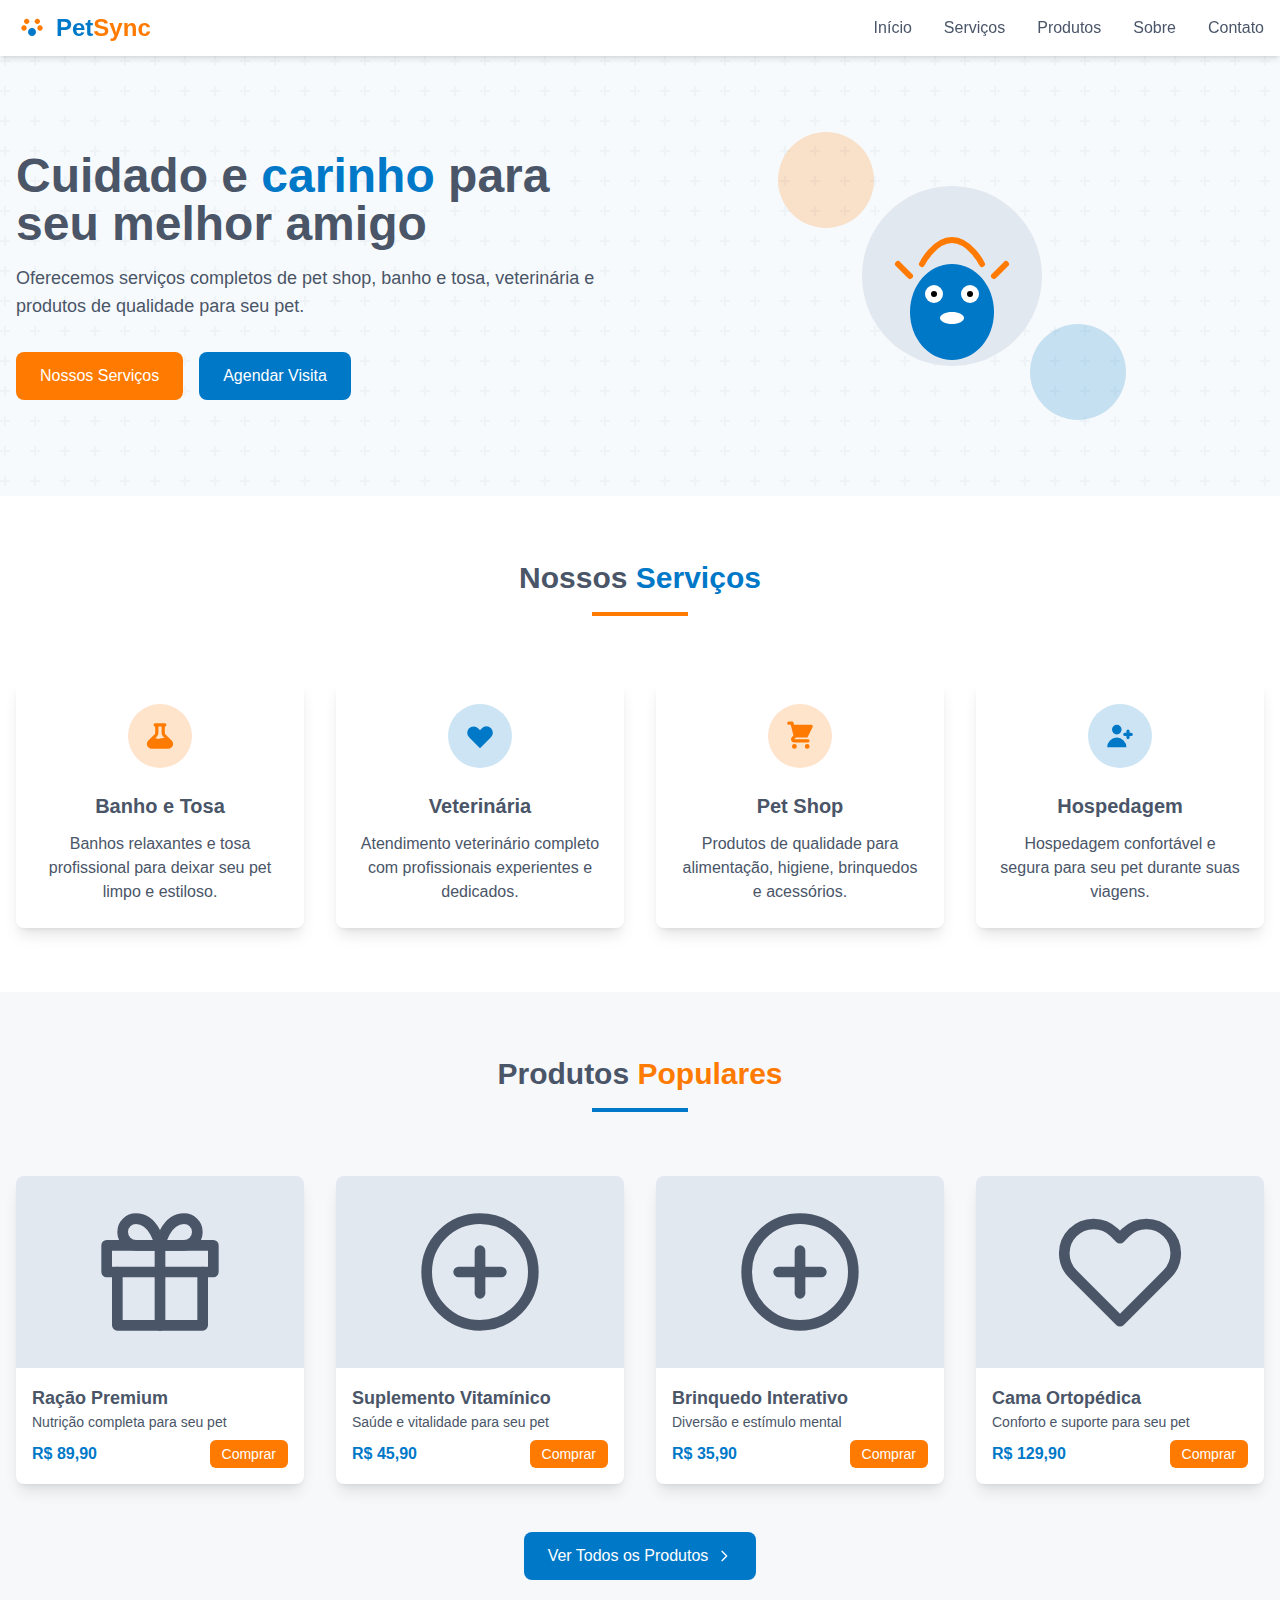
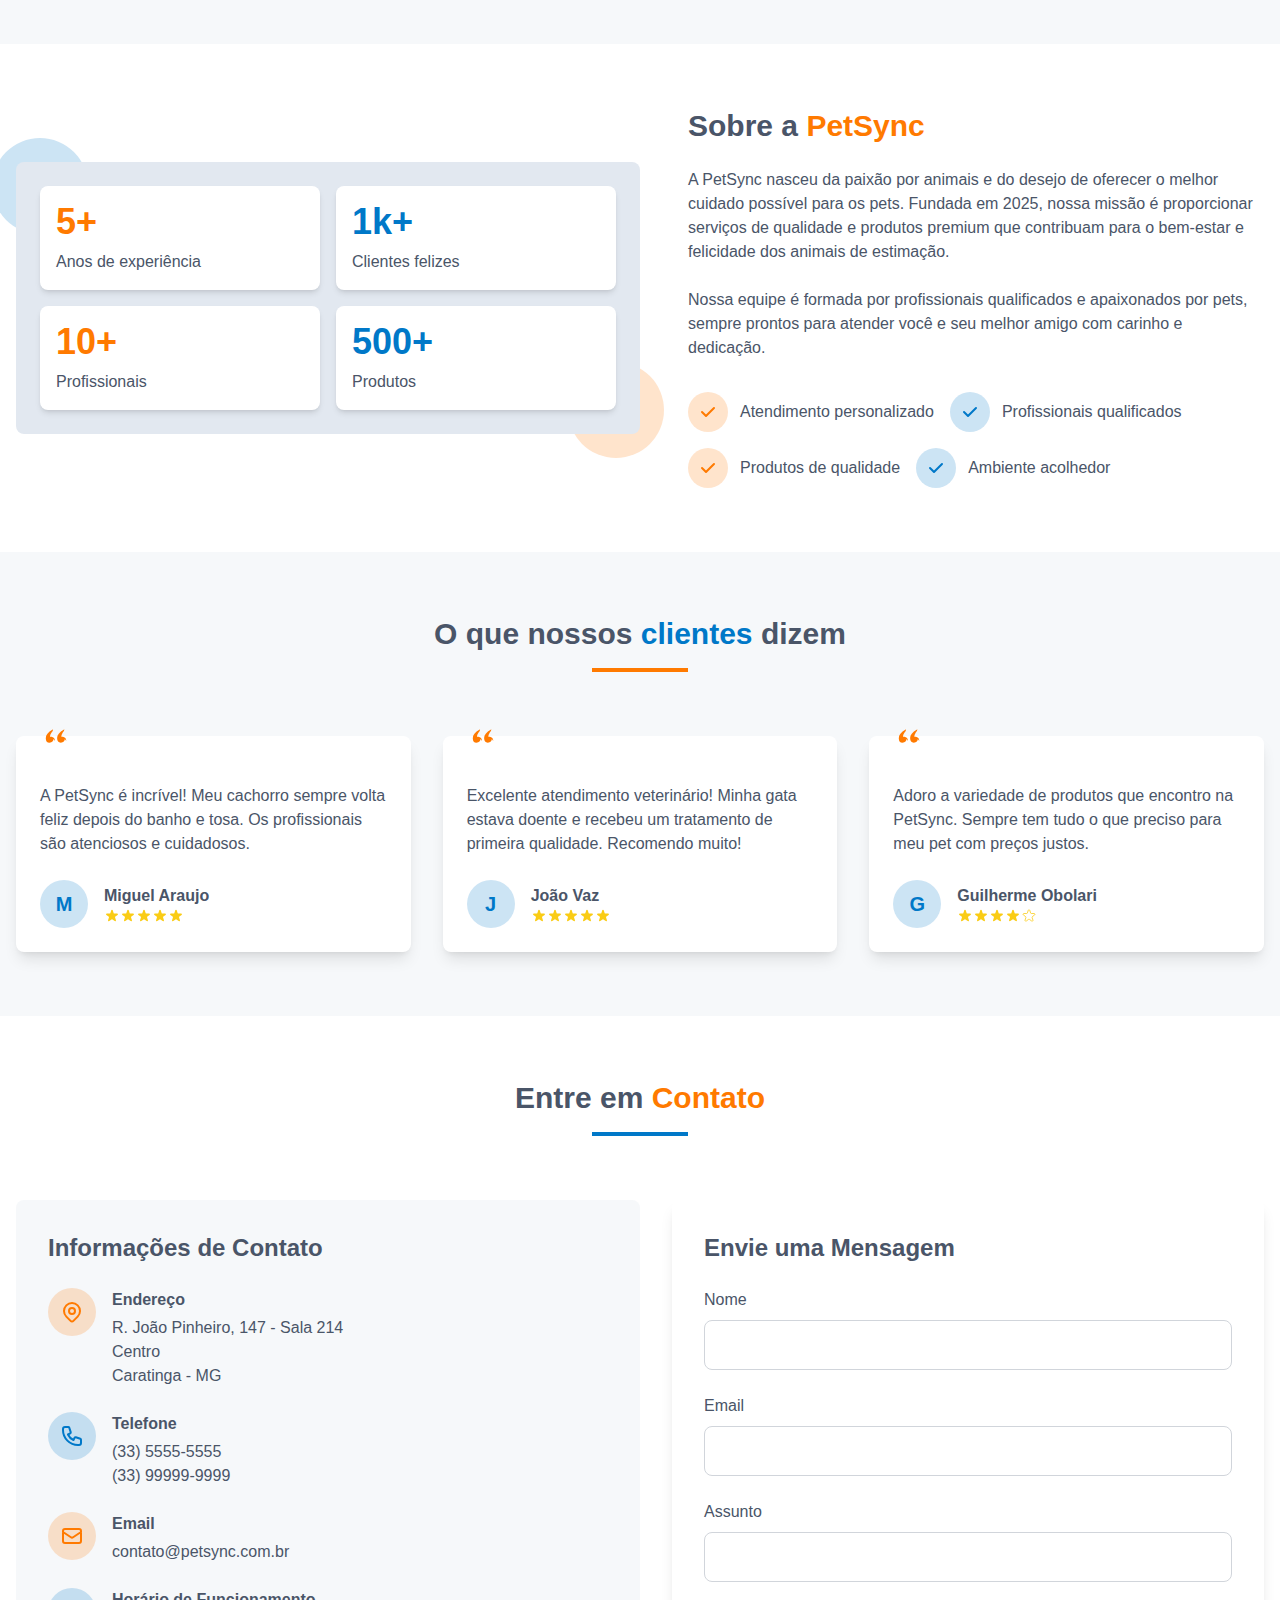
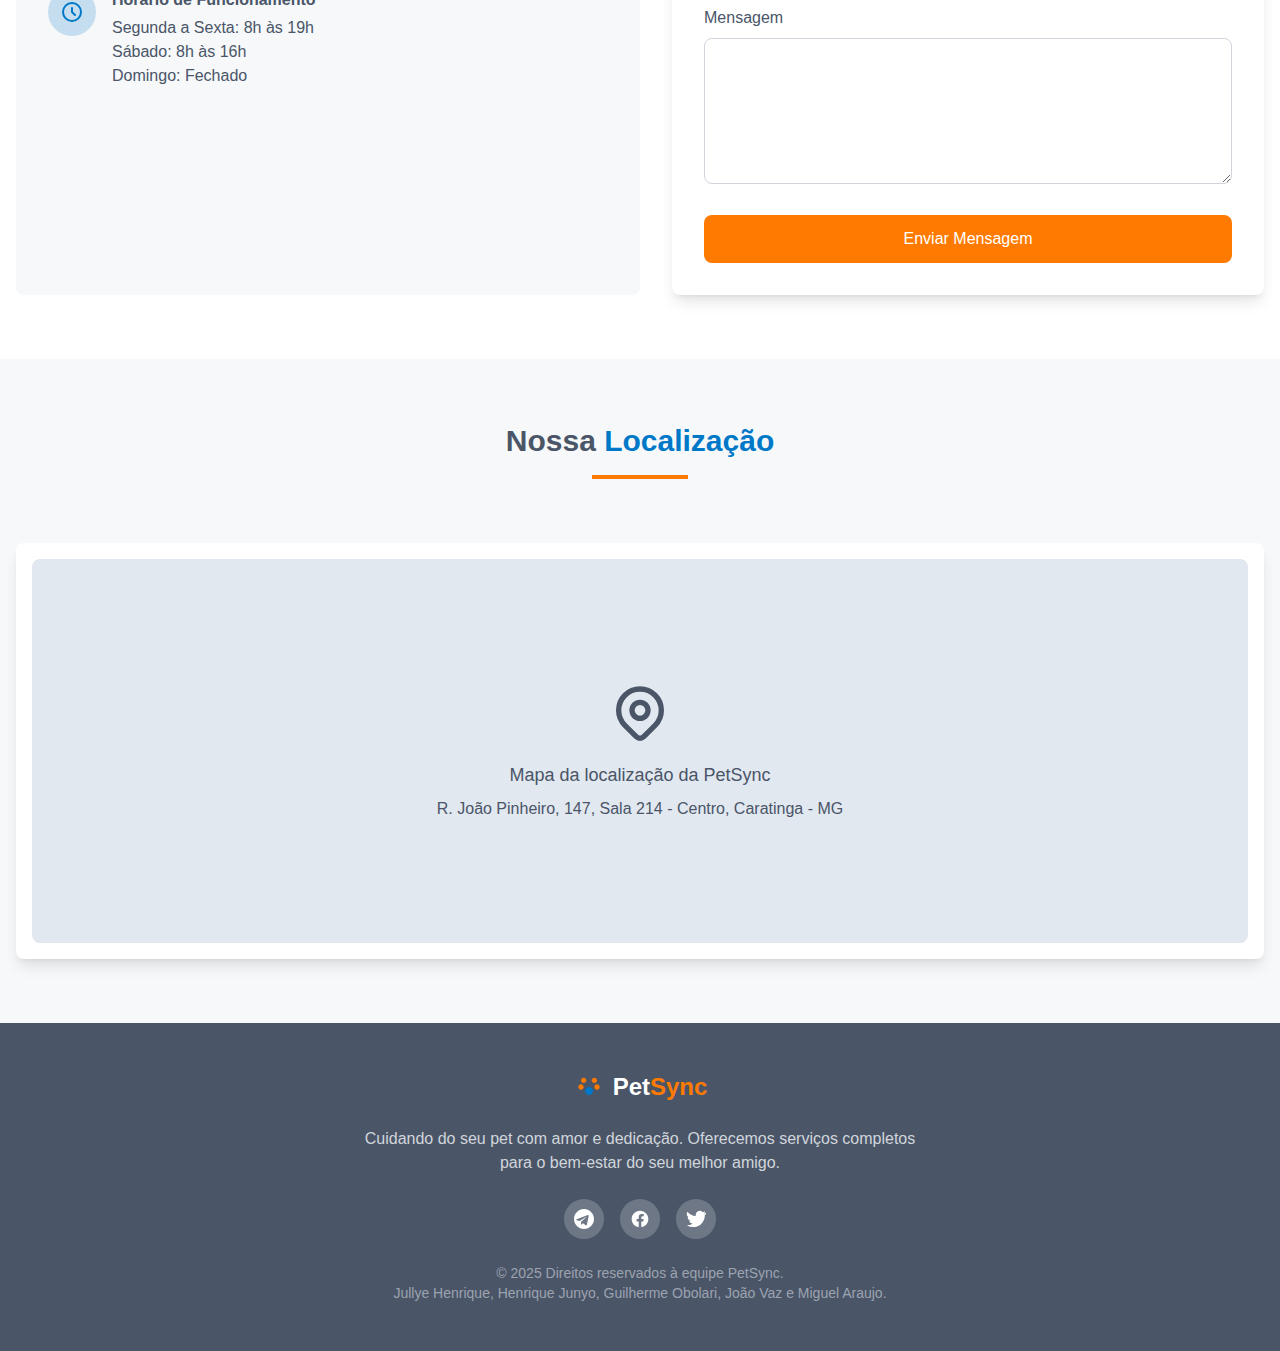
<file: admin.html>
<!DOCTYPE html>
<!-- favicon -->
<link rel="icon" href="data:image/svg+xml,<svg xmlns=%22http://www.w3.org/2000/svg%22 viewBox=%220 0 100 100%22><text y=%22.9em%22 font-size=%2290%22>🐾</text></svg>">
<html lang="pt-BR">
<head>
    <meta charset="UTF-8">
    <meta name="viewport" content="width=device-width, initial-scale=1.0">
    <title>Painel Administrativo - PetSync</title>
    <!-- Referência ao Tailwind CSS e configuração (mantendo o original) -->
    <script src="./saved_resource"></script>
    <script>
        tailwind.config = {
            theme: {
                extend: {
                    colors: {
                        petOrange: '#FF7A00',
                        petBlue: '#0078C8',
                        petGray: '#4A5568',
                        petLightGray: '#E2E8F0'
                    }
                }
            }
        }
    </script>
    <!-- Referência à fonte Poppins (mantendo o original) -->
    <link href="./css2" rel="stylesheet">
    <!-- Estilos específicos da página de admin -->
    <style>
        body {
            font-family: 'Poppins', sans-serif;
        }
        .hero-pattern {
            background-color: #fcf7f7;
            background-image: url("data:image/svg+xml,%3Csvg width='60' height='60' viewBox='0 0 60 60' xmlns='http://www.w3.org/2000/svg'%3E%3Cg fill='none' fill-rule='evenodd'%3E%3Cg fill='%23e2e8f0' fill-opacity='0.4'%3E%3Cpath d='M36 34v-4h-2v4h-4v2h4v4h2v-4h4v-2h-4zm0-30V0h-2v4h-4v2h4v4h2V6h4V4h-4zM6 34v-4H4v4H0v2h4v4h2v-4h4v-2H6zM6 4V0H4v4H0v2h4v4h2V6h4V4H6z'/%3E%3C/g%3E%3C/g%3E%3C/svg%3E");
        }
        .form-input:focus {
            border-color: #0078C8;
            box-shadow: 0 0 0 3px rgba(0, 120, 200, 0.2);
        }
        .admin-sidebar {
            background-color: #4A5568;
            min-height: calc(100vh - 76px);
            transition: all 0.3s ease;
        }
        .admin-nav-item {
            transition: all 0.3s ease;
        }
        .admin-nav-item:hover, .admin-nav-item.active {
            background-color: rgba(255, 255, 255, 0.1);
            border-left: 3px solid #FF7A00;
            padding-left: 1.25rem;
        }
        .admin-card {
            transition: all 0.3s ease;
        }
        .admin-card:hover {
            box-shadow: 0 10px 15px -3px rgba(0, 0, 0, 0.1), 0 4px 6px -2px rgba(0, 0, 0, 0.05);
        }
        .btn {
            transition: all 0.3s ease;
        }
        .btn:hover {
            transform: translateY(-2px);
        }
        .tab-content {
            display: none;
        }
        .tab-content.active {
            display: block;
        }
    </style>
    <!-- Referência a um CSS original (mantendo o original) -->
    <link href="./3ea6e67a3e74024cf5f100ea6a2851bf.css" rel="stylesheet">
</head>
<body class="bg-gray-100">
    <!-- Navbar -->
    <nav class="bg-white shadow-md sticky top-0 z-50">
        <div class="container mx-auto px-4 py-3">
            <div class="flex justify-between items-center">
                <div class="flex items-center">
                    <a href="index.html" class="text-2xl font-bold text-petBlue flex items-center">
                        <svg class="w-8 h-8 mr-2" viewBox="0 0 24 24" fill="none" xmlns="http://www.w3.org/2000/svg">
                            <path d="M8 9C9.10457 9 10 8.10457 10 7C10 5.89543 9.10457 5 8 5C6.89543 5 6 5.89543 6 7C6 8.10457 6.89543 9 8 9Z" fill="#FF7A00"></path>
                            <path d="M16 9C17.1046 9 18 8.10457 18 7C18 5.89543 17.1046 5 16 5C14.8954 5 14 5.89543 14 7C14 8.10457 14.8954 9 16 9Z" fill="#FF7A00"></path>
                            <path d="M6 14C7.10457 14 8 13.1046 8 12C8 10.8954 7.10457 10 6 10C4.89543 10 4 10.8954 4 12C4 13.1046 4.89543 14 6 14Z" fill="#FF7A00"></path>
                            <path d="M18 14C19.1046 14 20 13.1046 20 12C20 10.8954 19.1046 10 18 10C16.8954 10 16 10.8954 16 12C16 13.1046 16.8954 14 18 14Z" fill="#FF7A00"></path>
                            <path d="M12 18C13.6569 18 15 16.6569 15 15C15 13.3431 13.6569 12 12 12C10.3431 12 9 13.3431 9 15C9 16.6569 10.3431 18 12 18Z" fill="#0078C8"></path>
                        </svg>
                        Pet<span class="text-petOrange">Sync</span> Admin
                    </a>
                </div>
                
                <!-- Admin Nav -->
                <div class="flex items-center space-x-4">
                    <span id="admin-name" class="text-petGray font-medium hidden md:inline-block"></span>
                    <a href="#" id="admin-logout" class="bg-petOrange hover:bg-orange-600 text-white font-medium py-1.5 px-3 rounded-lg text-center transition duration-300">Sair</a>
                </div>
            </div>
        </div>
    </nav>

    <!-- Main Content -->
    <div class="flex flex-col md:flex-row">
        <!-- Sidebar -->
        <div class="admin-sidebar w-full md:w-64 text-white">
            <div class="p-4 md:sticky md:top-[76px]">
                <nav class="space-y-1">
                    <a href="#dashboard" class="admin-nav-item block py-3 px-4 rounded transition duration-200 active" data-tab="dashboard">Dashboard</a>
                    <a href="#produtos" class="admin-nav-item block py-3 px-4 rounded transition duration-200" data-tab="produtos">Gerenciar Produtos</a>
                    <a href="#usuarios" class="admin-nav-item block py-3 px-4 rounded transition duration-200" data-tab="usuarios">Gerenciar Usuários</a>
                    <a href="index.html" class="admin-nav-item block py-3 px-4 rounded transition duration-200">Voltar ao Site</a>
                </nav>
            </div>
        </div>

        <!-- Content -->
        <div class="flex-1 p-6">
            <!-- Dashboard Tab -->
            <div id="dashboard" class="tab-content active">
                <div class="mb-6">
                    <h1 class="text-3xl font-bold text-petGray mb-2">Dashboard</h1>
                    <p class="text-gray-600">Bem-vindo ao painel administrativo da PetSync.</p>
                </div>
                
                <div class="grid grid-cols-1 md:grid-cols-3 gap-6 mb-8">
                    <div class="bg-white rounded-lg shadow-md p-6 admin-card">
                        <div class="flex items-center justify-between">
                            <div>
                                <p class="text-sm font-medium text-gray-500">Total de Produtos</p>
                                <p class="text-3xl font-bold text-petBlue mt-1" id="total-produtos">0</p>
                            </div>
                            <div class="bg-blue-100 p-3 rounded-full">
                                <svg class="w-6 h-6 text-petBlue" fill="none" stroke="currentColor" viewBox="0 0 24 24" xmlns="http://www.w3.org/2000/svg">
                                    <path stroke-linecap="round" stroke-linejoin="round" stroke-width="2" d="M5 8h14M5 8a2 2 0 110-4h14a2 2 0 110 4M5 8v10a2 2 0 002 2h10a2 2 0 002-2V8m-9 4h4"></path>
                                </svg>
                            </div>
                        </div>
                    </div>
                    
                    <div class="bg-white rounded-lg shadow-md p-6 admin-card">
                        <div class="flex items-center justify-between">
                            <div>
                                <p class="text-sm font-medium text-gray-500">Total de Usuários</p>
                                <p class="text-3xl font-bold text-petBlue mt-1" id="total-usuarios">0</p>
                            </div>
                            <div class="bg-blue-100 p-3 rounded-full">
                                <svg class="w-6 h-6 text-petBlue" fill="none" stroke="currentColor" viewBox="0 0 24 24" xmlns="http://www.w3.org/2000/svg">
                                    <path stroke-linecap="round" stroke-linejoin="round" stroke-width="2" d="M12 4.354a4 4 0 110 5.292M15 21H3v-1a6 6 0 0112 0v1zm0 0h6v-1a6 6 0 00-9-5.197M13 7a4 4 0 11-8 0 4 4 0 018 0z"></path>
                                </svg>
                            </div>
                        </div>
                    </div>
                    
                    <div class="bg-white rounded-lg shadow-md p-6 admin-card">
                        <div class="flex items-center justify-between">
                            <div>
                                <p class="text-sm font-medium text-gray-500">Acessos Hoje</p>
                                <p class="text-3xl font-bold text-petBlue mt-1">12</p>
                            </div>
                            <div class="bg-blue-100 p-3 rounded-full">
                                <svg class="w-6 h-6 text-petBlue" fill="none" stroke="currentColor" viewBox="0 0 24 24" xmlns="http://www.w3.org/2000/svg">
                                    <path stroke-linecap="round" stroke-linejoin="round" stroke-width="2" d="M15 12a3 3 0 11-6 0 3 3 0 016 0z"></path>
                                    <path stroke-linecap="round" stroke-linejoin="round" stroke-width="2" d="M2.458 12C3.732 7.943 7.523 5 12 5c4.478 0 8.268 2.943 9.542 7-1.274 4.057-5.064 7-9.542 7-4.477 0-8.268-2.943-9.542-7z"></path>
                                </svg>
                            </div>
                        </div>
                    </div>
                </div>
                
                <div class="bg-white rounded-lg shadow-md p-6 admin-card">
                    <h2 class="text-xl font-bold text-petGray mb-4">Atividades Recentes</h2>
                    <div class="overflow-x-auto">
                        <table class="w-full">
                            <thead>
                                <tr class="bg-gray-50">
                                    <th class="px-6 py-3 text-left text-xs font-medium text-gray-500 uppercase tracking-wider">Data</th>
                                    <th class="px-6 py-3 text-left text-xs font-medium text-gray-500 uppercase tracking-wider">Usuário</th>
                                    <th class="px-6 py-3 text-left text-xs font-medium text-gray-500 uppercase tracking-wider">Ação</th>
                                </tr>
                            </thead>
                            <tbody class="divide-y divide-gray-200">
                                <tr>
                                    <td class="px-6 py-4 whitespace-nowrap text-sm text-gray-500">28/05/2025 14:30</td>
                                    <td class="px-6 py-4 whitespace-nowrap text-sm font-medium text-gray-900">Administrador</td>
                                    <td class="px-6 py-4 whitespace-nowrap text-sm text-gray-500">Login no sistema</td>
                                </tr>
                                <tr>
                                    <td class="px-6 py-4 whitespace-nowrap text-sm text-gray-500">28/05/2025 14:15</td>
                                    <td class="px-6 py-4 whitespace-nowrap text-sm font-medium text-gray-900">Cliente Teste</td>
                                    <td class="px-6 py-4 whitespace-nowrap text-sm text-gray-500">Cadastro realizado</td>
                                </tr>
                                <tr>
                                    <td class="px-6 py-4 whitespace-nowrap text-sm text-gray-500">28/05/2025 13:45</td>
                                    <td class="px-6 py-4 whitespace-nowrap text-sm font-medium text-gray-900">Administrador</td>
                                    <td class="px-6 py-4 whitespace-nowrap text-sm text-gray-500">Produto adicionado: Ração Premium</td>
                                </tr>
                            </tbody>
                        </table>
                    </div>
                </div>
            </div>
            
            <!-- Produtos Tab -->
            <div id="produtos" class="tab-content">
                <div class="flex justify-between items-center mb-6">
                    <div>
                        <h1 class="text-3xl font-bold text-petGray mb-2">Gerenciar Produtos</h1>
                        <p class="text-gray-600">Adicione, edite ou remova produtos da loja.</p>
                    </div>
                    <button id="add-product-btn" class="bg-petOrange hover:bg-orange-600 text-white font-medium py-2 px-4 rounded-lg flex items-center transition duration-300 btn">
                        <svg class="w-5 h-5 mr-2" fill="none" stroke="currentColor" viewBox="0 0 24 24" xmlns="http://www.w3.org/2000/svg">
                            <path stroke-linecap="round" stroke-linejoin="round" stroke-width="2" d="M12 6v6m0 0v6m0-6h6m-6 0H6"></path>
                        </svg>
                        Adicionar Produto
                    </button>
                </div>
                
                <div id="product-form" class="bg-white rounded-lg shadow-md p-6 mb-6 hidden admin-card">
                    <h2 class="text-xl font-bold text-petGray mb-4" id="product-form-title">Adicionar Produto</h2>
                    
                    <div id="product-alert" class="mb-4 p-3 rounded-lg text-sm hidden"></div>
                    
                    <form id="product-form-element">
                        <input type="hidden" id="product-id">
                        
                        <div class="grid grid-cols-1 md:grid-cols-2 gap-4 mb-4">
                            <div>
                                <label for="product-name" class="block text-petGray font-medium mb-2">Nome do Produto</label>
                                <input type="text" id="product-name" class="w-full px-4 py-2 border border-gray-300 rounded-lg focus:outline-none form-input" required>
                            </div>
                            
                            <div>
                                <label for="product-category" class="block text-petGray font-medium mb-2">Categoria</label>
                                <select id="product-category" class="w-full px-4 py-2 border border-gray-300 rounded-lg focus:outline-none form-input" required>
                                    <option value="">Selecione uma categoria</option>
                                    <option value="racao">Ração</option>
                                    <option value="brinquedos">Brinquedos</option>
                                    <option value="acessorios">Acessórios</option>
                                    <option value="higiene">Higiene</option>
                                    <option value="medicamentos">Medicamentos</option>
                                </select>
                            </div>
                        </div>
                        
                        <div class="grid grid-cols-1 md:grid-cols-2 gap-4 mb-4">
                            <div>
                                <label for="product-price" class="block text-petGray font-medium mb-2">Preço (R$)</label>
                                <input type="number" id="product-price" class="w-full px-4 py-2 border border-gray-300 rounded-lg focus:outline-none form-input" step="0.01" min="0" required>
                            </div>
                            
                            <div>
                                <label for="product-old-price" class="block text-petGray font-medium mb-2">Preço Antigo (R$) - Opcional</label>
                                <input type="number" id="product-old-price" class="w-full px-4 py-2 border border-gray-300 rounded-lg focus:outline-none form-input" step="0.01" min="0">
                            </div>
                        </div>
                        
                        <div class="mb-4">
                            <label for="product-image" class="block text-petGray font-medium mb-2">URL da Imagem</label>
                            <input type="url" id="product-image" class="w-full px-4 py-2 border border-gray-300 rounded-lg focus:outline-none form-input" required>
                        </div>
                        
                        <div class="mb-4">
                            <label for="product-description" class="block text-petGray font-medium mb-2">Descrição</label>
                            <textarea id="product-description" class="w-full px-4 py-2 border border-gray-300 rounded-lg focus:outline-none form-input" rows="3" required></textarea>
                        </div>
                        
                        <div class="mb-6">
                            <label for="product-features" class="block text-petGray font-medium mb-2">Características (uma por linha)</label>
                            <textarea id="product-features" class="w-full px-4 py-2 border border-gray-300 rounded-lg focus:outline-none form-input" rows="4" required></textarea>
                        </div>
                        
                        <div class="flex space-x-3">
                            <button type="submit" class="bg-petBlue hover:bg-blue-600 text-white font-medium py-2 px-4 rounded-lg transition duration-300 btn">Salvar</button>
                            <button type="button" id="cancel-product" class="bg-gray-500 hover:bg-gray-600 text-white font-medium py-2 px-4 rounded-lg transition duration-300 btn">Cancelar</button>
                        </div>
                    </form>
                </div>
                
                <div class="bg-white rounded-lg shadow-md overflow-hidden admin-card">
                    <div class="overflow-x-auto">
                        <table class="w-full">
                            <thead>
                                <tr class="bg-gray-50">
                                    <th class="px-6 py-3 text-left text-xs font-medium text-gray-500 uppercase tracking-wider">ID</th>
                                    <th class="px-6 py-3 text-left text-xs font-medium text-gray-500 uppercase tracking-wider">Nome</th>
                                    <th class="px-6 py-3 text-left text-xs font-medium text-gray-500 uppercase tracking-wider">Categoria</th>
                                    <th class="px-6 py-3 text-left text-xs font-medium text-gray-500 uppercase tracking-wider">Preço</th>
                                    <th class="px-6 py-3 text-left text-xs font-medium text-gray-500 uppercase tracking-wider">Ações</th>
                                </tr>
                            </thead>
                            <tbody id="products-table-body" class="divide-y divide-gray-200">
                                <!-- Produtos serão carregados dinamicamente -->
                            </tbody>
                        </table>
                    </div>
                </div>
            </div>
            
            <!-- Usuários Tab -->
            <div id="usuarios" class="tab-content">
                <div class="mb-6">
                    <h1 class="text-3xl font-bold text-petGray mb-2">Gerenciar Usuários</h1>
                    <p class="text-gray-600">Visualize e gerencie os usuários cadastrados no sistema.</p>
                </div>
                
                <div class="bg-white rounded-lg shadow-md overflow-hidden admin-card">
                    <div class="overflow-x-auto">
                        <table class="w-full">
                            <thead>
                                <tr class="bg-gray-50">
                                    <th class="px-6 py-3 text-left text-xs font-medium text-gray-500 uppercase tracking-wider">ID</th>
                                    <th class="px-6 py-3 text-left text-xs font-medium text-gray-500 uppercase tracking-wider">Nome</th>
                                    <th class="px-6 py-3 text-left text-xs font-medium text-gray-500 uppercase tracking-wider">Email</th>
                                    <th class="px-6 py-3 text-left text-xs font-medium text-gray-500 uppercase tracking-wider">Tipo</th>
                                    <th class="px-6 py-3 text-left text-xs font-medium text-gray-500 uppercase tracking-wider">Data de Cadastro</th>
                                </tr>
                            </thead>
                            <tbody id="users-table-body" class="divide-y divide-gray-200">
                                <!-- Usuários serão carregados dinamicamente -->
                            </tbody>
                        </table>
                    </div>
                </div>
            </div>
        </div>
    </div>

    <!-- Scripts -->
    <script src="scripts/navegacao.js"></script>
    <script src="scripts/auth.js"></script>
    <script src="scripts/admin.js"></script>
    <script>
        // Verificar se o usuário é administrador
        document.addEventListener('DOMContentLoaded', function() {
            if (!requireAdmin()) {
                window.location.href = 'index.html';
                return;
            }
            
            // Configurar nome do administrador
            const currentUser = JSON.parse(localStorage.getItem('petsync_current_user'));
            if (currentUser) {
                document.getElementById('admin-name').textContent = currentUser.name;
            }
            
            // Configurar logout
            document.getElementById('admin-logout').addEventListener('click', function(e) {
                e.preventDefault();
                logout();
            });
            
            // Configurar navegação por tabs
            const tabLinks = document.querySelectorAll('[data-tab]');
            const tabContents = document.querySelectorAll('.tab-content');
            
            tabLinks.forEach(link => {
                link.addEventListener('click', function(e) {
                    e.preventDefault();
                    
                    const tabId = this.getAttribute('data-tab');
                    
                    // Remover classe ativa de todos os links e conteúdos
                    tabLinks.forEach(l => l.classList.remove('active'));
                    tabContents.forEach(c => c.classList.remove('active'));
                    
                    // Adicionar classe ativa ao link e conteúdo clicado
                    this.classList.add('active');
                    document.getElementById(tabId).classList.add('active');
                });
            });
        });
    </script>
</body>
</html>
</file>
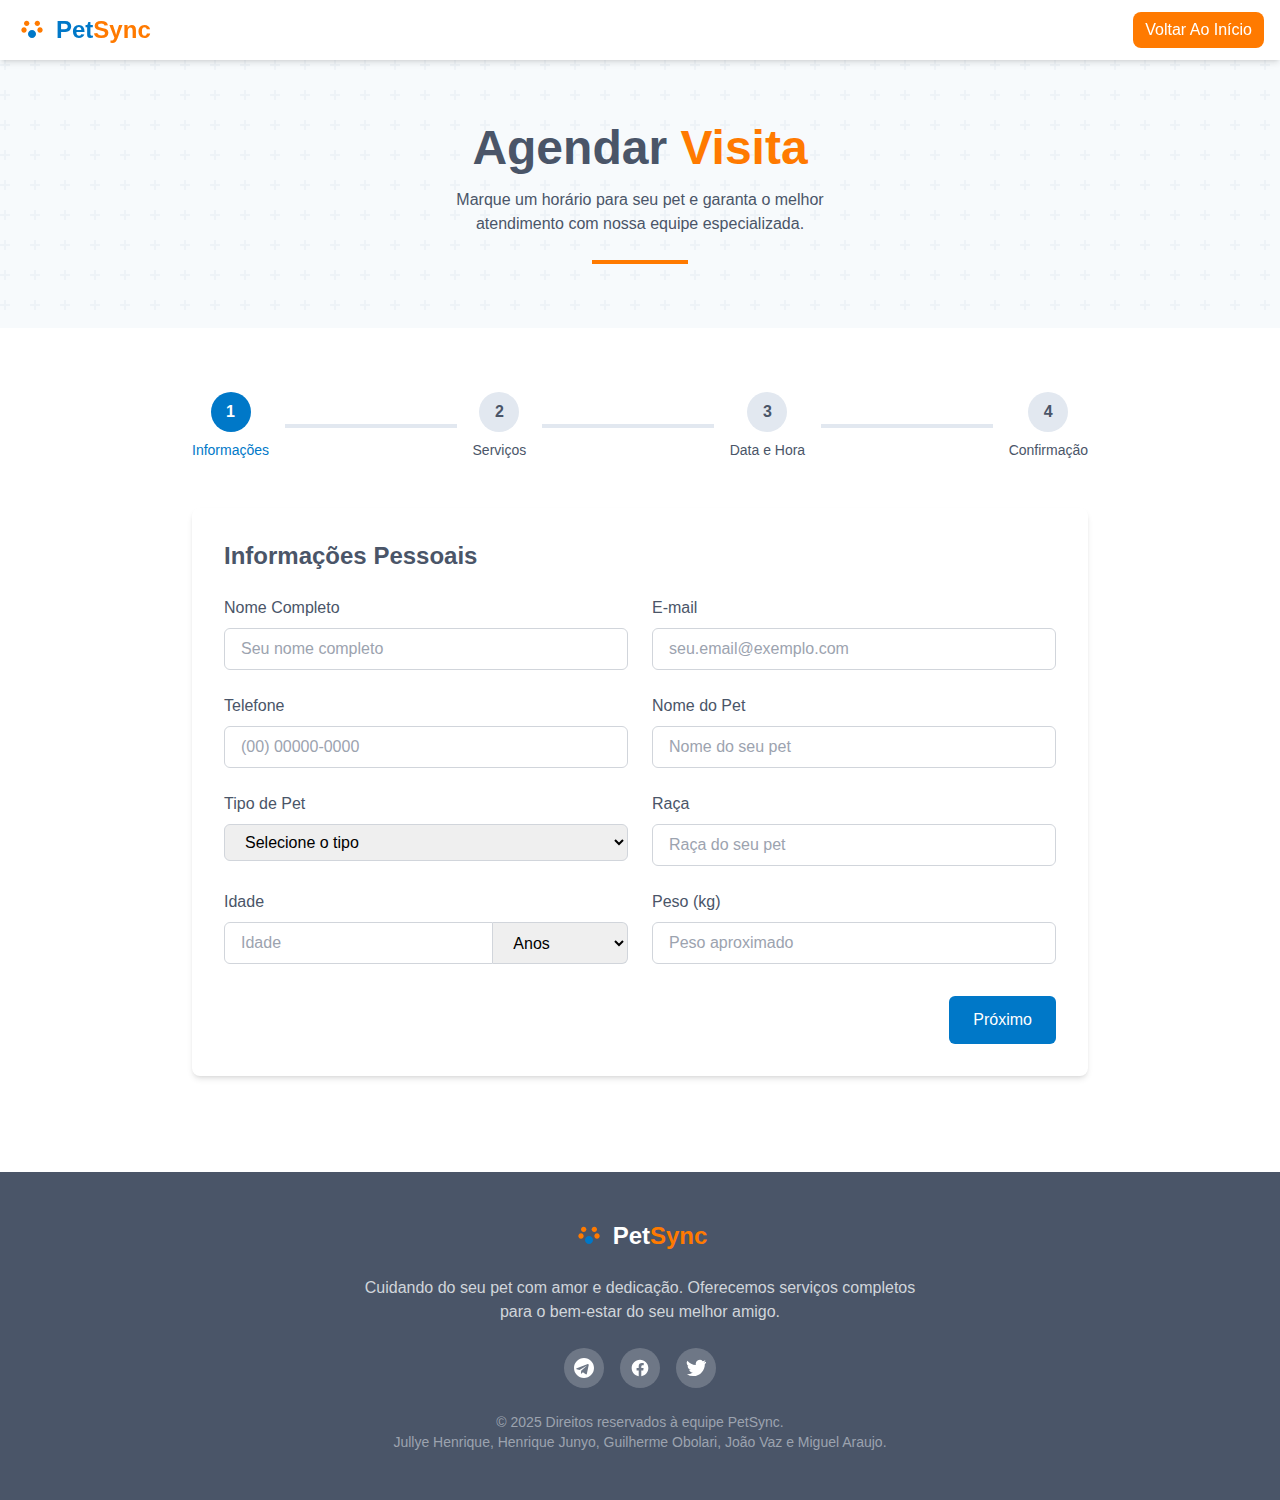
<file: agendamento.html>
<!DOCTYPE html>
<!-- favicon -->
<link rel="icon" href="data:image/svg+xml,<svg xmlns=%22http://www.w3.org/2000/svg%22 viewBox=%220 0 100 100%22><text y=%22.9em%22 font-size=%2290%22>🐾</text></svg>">

<html lang="pt-BR">
<head>
    <meta charset="UTF-8">
    <meta name="viewport" content="width=device-width, initial-scale=1.0">
    <title>Agendar Visita - PetSync</title>
    <!-- Referência ao Tailwind CSS e configuração (mantendo o original) -->
    <script src="./saved_resource"></script>
    <script>
        tailwind.config = {
            theme: {
                extend: {
                    colors: {
                        petOrange: '#FF7A00',
                        petBlue: '#0078C8',
                        petGray: '#4A5568',
                        petLightGray: '#E2E8F0'
                    }
                }
            }
        }
    </script>
    <!-- Referência à fonte Poppins (mantendo o original) -->
    <link href="./css2" rel="stylesheet">
    <!-- Estilos específicos da página de agendamento -->
    <style>
        body {
            font-family: 'Poppins', sans-serif;
        }
        .hero-pattern {
            background-color: #f7fafc;
            background-image: url("data:image/svg+xml,%3Csvg width='60' height='60' viewBox='0 0 60 60' xmlns='http://www.w3.org/2000/svg'%3E%3Cg fill='none' fill-rule='evenodd'%3E%3Cg fill='%23e2e8f0' fill-opacity='0.4'%3E%3Cpath d='M36 34v-4h-2v4h-4v2h4v4h2v-4h4v-2h-4zm0-30V0h-2v4h-4v2h4v4h2V6h4V4h-4zM6 34v-4H4v4H0v2h4v4h2v-4h4v-2H6zM6 4V0H4v4H0v2h4v4h2V6h4V4H6z'/%3E%3C/g%3E%3C/g%3E%3C/svg%3E");
        }
        .form-input:focus {
            border-color: #0078C8;
            box-shadow: 0 0 0 3px rgba(0, 120, 200, 0.2);
        }
        .date-selected {
            background-color: #0078C8;
            color: white;
        }
        .time-slot {
            transition: all 0.2s ease;
        }
        .time-slot:hover {
            transform: translateY(-2px);
        }
        .time-slot.selected {
            background-color: #0078C8;
            color: white;
            border-color: #0078C8;
        }
        .time-slot.unavailable {
            background-color: #E2E8F0;
            color: #A0AEC0;
            cursor: not-allowed;
        }
    </style>
    <!-- Referência a um CSS original (mantendo o original) -->
    <link href="./3ea6e67a3e74024cf5f100ea6a2851bf.css" rel="stylesheet">
</head>
<body class="bg-white">
    <!-- Navbar -->
    <nav class="bg-white shadow-md sticky top-0 z-50">
        <div class="container mx-auto px-4 py-3">
            <div class="flex justify-between items-center">
                <div class="flex items-center">
                    <div class="text-2xl font-bold text-petBlue flex items-center">
                        <svg class="w-8 h-8 mr-2" viewBox="0 0 24 24" fill="none" xmlns="http://www.w3.org/2000/svg">
                            <path d="M8 9C9.10457 9 10 8.10457 10 7C10 5.89543 9.10457 5 8 5C6.89543 5 6 5.89543 6 7C6 8.10457 6.89543 9 8 9Z" fill="#FF7A00"></path>
                            <path d="M16 9C17.1046 9 18 8.10457 18 7C18 5.89543 17.1046 5 16 5C14.8954 5 14 5.89543 14 7C14 8.10457 14.8954 9 16 9Z" fill="#FF7A00"></path>
                            <path d="M6 14C7.10457 14 8 13.1046 8 12C8 10.8954 7.10457 10 6 10C4.89543 10 4 10.8954 4 12C4 13.1046 4.89543 14 6 14Z" fill="#FF7A00"></path>
                            <path d="M18 14C19.1046 14 20 13.1046 20 12C20 10.8954 19.1046 10 18 10C16.8954 10 16 10.8954 16 12C16 13.1046 16.8954 14 18 14Z" fill="#FF7A00"></path>
                            <path d="M12 18C13.6569 18 15 16.6569 15 15C15 13.3431 13.6569 12 12 12C10.3431 12 9 13.3431 9 15C9 16.6569 10.3431 18 12 18Z" fill="#0078C8"></path>
                        </svg>
                        Pet<span class="text-petOrange">Sync</span>
                    </div>
                </div>
                
                <!-- Desktop Menu -->
                <div class="flex flex-col sm:flex-row space-y-3 sm:space-y-0 sm:space-x-3">
              <a href="./index.html" 
                 class="bg-petOrange hover:bg-orange-600 text-white font-medium py-1.5 px-3 rounded-lg text-center transition duration-300">
                Voltar Ao Início
              </a>
            </div>
                
                <!-- Mobile Menu Button -->
                <div class="md:hidden">
                    <button id="mobile-menu-button" class="text-petGray focus:outline-none">
                        <svg class="w-6 h-6" fill="none" stroke="currentColor" viewBox="0 0 24 24" xmlns="http://www.w3.org/2000/svg">
                            <path stroke-linecap="round" stroke-linejoin="round" stroke-width="2" d="M4 6h16M4 12h16M4 18h16"></path>
                        </svg>
                    </button>
                </div>
            </div>
            
            <!-- Mobile Menu -->
            <div id="mobile-menu" class="md:hidden hidden pt-4 pb-2">
              <a href="./index.html" 
                 class="block bg-petOrange hover:bg-orange-600 text-white font-medium py-3 px-6 rounded-lg text-center transition duration-300">
                Voltar Ao Início
              </a>
            </div>
        </div>
    </nav>

    <!-- Header Section -->
    <section class="hero-pattern py-12 md:py-16">
        <div class="container mx-auto px-6">
            <div class="text-center">
                <h1 class="text-4xl md:text-5xl font-bold text-petGray mb-4">Agendar <span class="text-petOrange">Visita</span></h1>
                <p class="text-petGray mb-6 max-w-md mx-auto">Marque um horário para seu pet e garanta o melhor atendimento com nossa equipe especializada.</p>
                <div class="h-1 w-24 bg-petOrange mx-auto"></div>
            </div>
        </div>
    </section>

    <!-- Booking Section -->
    <section class="py-16 bg-white">
        <div class="container mx-auto px-6">
            <div class="max-w-4xl mx-auto">
                <!-- Progress Steps -->
                <div class="flex items-center justify-between mb-12">
                    <div class="flex flex-col items-center">
                        <div class="w-10 h-10 bg-petBlue text-white rounded-full flex items-center justify-center font-bold step-indicator" id="step1-indicator">1</div>
                        <span class="mt-2 text-sm text-petBlue font-medium">Informações</span>
                    </div>
                    <div class="flex-1 h-1 bg-petLightGray mx-4" id="progress-bar-1"></div>
                    <div class="flex flex-col items-center">
                        <div class="w-10 h-10 bg-petLightGray text-petGray rounded-full flex items-center justify-center font-bold step-indicator" id="step2-indicator">2</div>
                        <span class="mt-2 text-sm text-petGray font-medium">Serviços</span>
                    </div>
                    <div class="flex-1 h-1 bg-petLightGray mx-4" id="progress-bar-2"></div>
                    <div class="flex flex-col items-center">
                        <div class="w-10 h-10 bg-petLightGray text-petGray rounded-full flex items-center justify-center font-bold step-indicator" id="step3-indicator">3</div>
                        <span class="mt-2 text-sm text-petGray font-medium">Data e Hora</span>
                    </div>
                    <div class="flex-1 h-1 bg-petLightGray mx-4" id="progress-bar-3"></div>
                    <div class="flex flex-col items-center">
                        <div class="w-10 h-10 bg-petLightGray text-petGray rounded-full flex items-center justify-center font-bold step-indicator" id="step4-indicator">4</div>
                        <span class="mt-2 text-sm text-petGray font-medium">Confirmação</span>
                    </div>
                </div>

                <!-- Step 1: Personal Information -->
                <div class="bg-white p-8 rounded-lg shadow-md mb-8 step-content" id="step1">
                    <h2 class="text-2xl font-bold text-petGray mb-6">Informações Pessoais</h2>
                    
                    <div class="grid grid-cols-1 md:grid-cols-2 gap-6">
                        <div>
                            <label for="owner-name" class="block text-petGray mb-2">Nome Completo</label>
                            <input type="text" id="owner-name" class="w-full px-4 py-2 border border-gray-300 rounded-md focus:outline-none form-input" placeholder="Seu nome completo">
                            <p class="text-red-500 text-sm mt-1 hidden" id="owner-name-error">Por favor, informe seu nome completo.</p>
                        </div>
                        
                        <div>
                            <label for="owner-email" class="block text-petGray mb-2">E-mail</label>
                            <input type="email" id="owner-email" class="w-full px-4 py-2 border border-gray-300 rounded-md focus:outline-none form-input" placeholder="seu.email@exemplo.com">
                            <p class="text-red-500 text-sm mt-1 hidden" id="owner-email-error">Por favor, informe um e-mail válido.</p>
                        </div>
                        
                        <div>
                            <label for="owner-phone" class="block text-petGray mb-2">Telefone</label>
                            <input type="tel" id="owner-phone" class="w-full px-4 py-2 border border-gray-300 rounded-md focus:outline-none form-input" placeholder="(00) 00000-0000">
                            <p class="text-red-500 text-sm mt-1 hidden" id="owner-phone-error">Por favor, informe um telefone válido.</p>
                        </div>
                        
                        <div>
                            <label for="pet-name" class="block text-petGray mb-2">Nome do Pet</label>
                            <input type="text" id="pet-name" class="w-full px-4 py-2 border border-gray-300 rounded-md focus:outline-none form-input" placeholder="Nome do seu pet">
                            <p class="text-red-500 text-sm mt-1 hidden" id="pet-name-error">Por favor, informe o nome do seu pet.</p>
                        </div>
                        
                        <div>
                            <label for="pet-type" class="block text-petGray mb-2">Tipo de Pet</label>
                            <select id="pet-type" class="w-full px-4 py-2 border border-gray-300 rounded-md focus:outline-none form-input">
                                <option value="">Selecione o tipo</option>
                                <option value="cachorro">Cachorro</option>
                                <option value="gato">Gato</option>
                                <option value="ave">Ave</option>
                                <option value="roedor">Roedor</option>
                                <option value="outro">Outro</option>
                            </select>
                            <p class="text-red-500 text-sm mt-1 hidden" id="pet-type-error">Por favor, selecione o tipo do seu pet.</p>
                        </div>
                        
                        <div>
                            <label for="pet-breed" class="block text-petGray mb-2">Raça</label>
                            <input type="text" id="pet-breed" class="w-full px-4 py-2 border border-gray-300 rounded-md focus:outline-none form-input" placeholder="Raça do seu pet">
                            <p class="text-red-500 text-sm mt-1 hidden" id="pet-breed-error">Por favor, informe a raça do seu pet.</p>
                        </div>
                        
                        <div>
                            <label for="pet-age" class="block text-petGray mb-2">Idade</label>
                            <div class="flex">
                                <input type="number" id="pet-age" class="w-2/3 px-4 py-2 border border-gray-300 rounded-l-md focus:outline-none form-input" placeholder="Idade">
                                <select id="pet-age-unit" class="w-1/3 px-4 py-2 border border-gray-300 rounded-r-md focus:outline-none form-input border-l-0">
                                    <option value="anos">Anos</option>
                                    <option value="meses">Meses</option>
                                </select>
                            </div>
                            <p class="text-red-500 text-sm mt-1 hidden" id="pet-age-error">Por favor, informe a idade do seu pet.</p>
                        </div>
                        
                        <div>
                            <label for="pet-weight" class="block text-petGray mb-2">Peso (kg)</label>
                            <input type="number" id="pet-weight" 
                                class="w-full px-4 py-2 border border-gray-300 rounded-md focus:outline-none form-input" 
                                placeholder="Peso aproximado"
                                min="0" max="99.99" step="0.01"
                                oninput="limitarPeso(this)">
                                <p class="text-red-500 text-sm mt-1 hidden" id="pet-weight-error">Por favor, informe o peso do seu pet.</p>
                        </div>
                    </div>
                    
                    <div class="mt-8 flex justify-end">
                        <button id="step1-next" class="bg-petBlue text-white px-6 py-3 rounded-md font-medium hover:bg-blue-700 transition focus:outline-none">Próximo</button>
                    </div>
                </div>
                
                <!-- Step 2: Services Selection -->
                <div class="bg-white p-8 rounded-lg shadow-md mb-8 step-content hidden" id="step2">
                    <h2 class="text-2xl font-bold text-petGray mb-6">Selecione os Serviços</h2>
                    
                    <div class="grid grid-cols-1 md:grid-cols-2 gap-6">
                        <!-- Banho e Tosa -->
                        <div class="border border-gray-300 rounded-lg p-6 service-option" data-service="banho-tosa">
                            <div class="flex items-start">
                                <div class="flex-shrink-0">
                                    <div class="w-12 h-12 bg-petOrange bg-opacity-20 rounded-full flex items-center justify-center">
                                        <svg class="w-6 h-6 text-petOrange" fill="currentColor" viewBox="0 0 20 20" xmlns="http://www.w3.org/2000/svg">
                                            <path fill-rule="evenodd" d="M14.7 10A4.3 4.3 0 0 0 19 5.7 4.3 4.3 0 0 0 14.7 1.4a4.3 4.3 0 0 0-4.3 4.3c0 2.4 1.9 4.3 4.3 4.3zm0-7.1a2.9 2.9 0 0 1 2.9 2.8 2.9 2.9 0 0 1-2.9 2.9 2.9 2.9 0 0 1-2.8-2.9 2.9 2.9 0 0 1 2.8-2.8z" clip-rule="evenodd"></path>
                                        </svg>
                                    </div>
                                </div>
                                <div class="ml-4">
                                    <h3 class="text-lg font-semibold text-petGray">Banho e Tosa</h3>
                                    <p class="text-petGray mt-1">Banho completo, secagem, escovação e tosa higiênica ou estética.</p>
                                    <div class="mt-4">
                                        <label class="inline-flex items-center">
                                            <input type="checkbox" class="form-checkbox h-5 w-5 text-petBlue" name="service-banho-tosa">
                                            <span class="ml-2 text-petGray">Selecionar</span>
                                        </label>
                                    </div>
                                </div>
                            </div>
                        </div>
                        
                        <!-- Veterinária -->
                        <div class="border border-gray-300 rounded-lg p-6 service-option" data-service="veterinaria">
                            <div class="flex items-start">
                                <div class="flex-shrink-0">
                                    <div class="w-12 h-12 bg-petBlue bg-opacity-20 rounded-full flex items-center justify-center">
                                        <svg class="w-6 h-6 text-petBlue" fill="currentColor" viewBox="0 0 20 20" xmlns="http://www.w3.org/2000/svg">
                                            <path fill-rule="evenodd" d="M3.172 5.172a4 4 0 015.656 0L10 6.343l1.172-1.171a4 4 0 115.656 5.656L10 17.657l-6.828-6.829a4 4 0 010-5.656z" clip-rule="evenodd"></path>
                                        </svg>
                                    </div>
                                </div>
                                <div class="ml-4">
                                    <h3 class="text-lg font-semibold text-petGray">Consulta Veterinária</h3>
                                    <p class="text-petGray mt-1">Avaliação completa da saúde do seu pet com profissionais experientes.</p>
                                    <div class="mt-4">
                                        <label class="inline-flex items-center">
                                            <input type="checkbox" class="form-checkbox h-5 w-5 text-petBlue" name="service-veterinaria">
                                            <span class="ml-2 text-petGray">Selecionar</span>
                                        </label>
                                    </div>
                                </div>
                            </div>
                        </div>
                        
                        <!-- Hospedagem -->
                        <div class="border border-gray-300 rounded-lg p-6 service-option" data-service="hospedagem">
                            <div class="flex items-start">
                                <div class="flex-shrink-0">
                                    <div class="w-12 h-12 bg-petBlue bg-opacity-20 rounded-full flex items-center justify-center">
                                        <svg class="w-6 h-6 text-petBlue" fill="currentColor" viewBox="0 0 20 20" xmlns="http://www.w3.org/2000/svg">
                                            <path fill-rule="evenodd" d="M10 9a3 3 0 100-6 3 3 0 000 6zm-7 9a7 7 0 1114 0H3z" clip-rule="evenodd"></path>
                                        </svg>
                                    </div>
                                </div>
                                <div class="ml-4">
                                    <h3 class="text-lg font-semibold text-petGray">Hospedagem</h3>
                                    <p class="text-petGray mt-1">Estadia confortável e segura para seu pet durante sua ausência.</p>
                                    <div class="mt-4">
                                        <label class="inline-flex items-center">
                                            <input type="checkbox" class="form-checkbox h-5 w-5 text-petBlue" name="service-hospedagem">
                                            <span class="ml-2 text-petGray">Selecionar</span>
                                        </label>
                                    </div>
                                </div>
                            </div>
                        </div>
                        
                        <!-- Adestramento -->
                        <div class="border border-gray-300 rounded-lg p-6 service-option" data-service="adestramento">
                            <div class="flex items-start">
                                <div class="flex-shrink-0">
                                    <div class="w-12 h-12 bg-petOrange bg-opacity-20 rounded-full flex items-center justify-center">
                                        <svg class="w-6 h-6 text-petOrange" fill="currentColor" viewBox="0 0 20 20" xmlns="http://www.w3.org/2000/svg">
                                            <path fill-rule="evenodd" d="M11.3 1.046A1 1 0 0112 2v5h4a1 1 0 01.82 1.573l-7 10A1 1 0 018 18v-5H4a1 1 0 01-.82-1.573l7-10a1 1 0 011.12-.38z" clip-rule="evenodd"></path>
                                        </svg>
                                    </div>
                                </div>
                                <div class="ml-4">
                                    <h3 class="text-lg font-semibold text-petGray">Adestramento</h3>
                                    <p class="text-petGray mt-1">Sessões de treinamento para melhorar o comportamento do seu pet.</p>
                                    <div class="mt-4">
                                        <label class="inline-flex items-center">
                                            <input type="checkbox" class="form-checkbox h-5 w-5 text-petBlue" name="service-adestramento">
                                            <span class="ml-2 text-petGray">Selecionar</span>
                                        </label>
                                    </div>
                                </div>
                            </div>
                        </div>
                    </div>
                    
                    <div class="mt-8 flex justify-between">
                        <button id="step2-prev" class="bg-petLightGray text-petGray px-6 py-3 rounded-md font-medium hover:bg-gray-300 transition focus:outline-none">Voltar</button>
                        <button id="step2-next" class="bg-petBlue text-white px-6 py-3 rounded-md font-medium hover:bg-blue-700 transition focus:outline-none">Próximo</button>
                    </div>
                </div>
                
                <!-- Step 3: Date and Time Selection -->
                <div class="bg-white p-8 rounded-lg shadow-md mb-8 step-content hidden" id="step3">
                    <h2 class="text-2xl font-bold text-petGray mb-6">Escolha a Data e Horário</h2>
                    
                    <div class="grid grid-cols-1 md:grid-cols-2 gap-8">
                        <!-- Calendar -->
                        <div>
                            <h3 class="text-lg font-semibold text-petGray mb-4">Selecione uma data</h3>
                            <div class="calendar bg-white border border-gray-300 rounded-lg p-4">
                                <div class="flex justify-between items-center mb-4">
                                    <button id="prev-month" class="text-petGray hover:text-petBlue">
                                        <svg class="w-5 h-5" fill="none" stroke="currentColor" viewBox="0 0 24 24" xmlns="http://www.w3.org/2000/svg">
                                            <path stroke-linecap="round" stroke-linejoin="round" stroke-width="2" d="M15 19l-7-7 7-7"></path>
                                        </svg>
                                    </button>
                                    <h4 id="current-month" class="text-petGray font-medium">Maio 2025</h4>
                                    <button id="next-month" class="text-petGray hover:text-petBlue">
                                        <svg class="w-5 h-5" fill="none" stroke="currentColor" viewBox="0 0 24 24" xmlns="http://www.w3.org/2000/svg">
                                            <path stroke-linecap="round" stroke-linejoin="round" stroke-width="2" d="M9 5l7 7-7 7"></path>
                                        </svg>
                                    </button>
                                </div>
                                <div class="grid grid-cols-7 gap-1 text-center">
                                    <div class="text-petGray text-sm font-medium">D</div>
                                    <div class="text-petGray text-sm font-medium">S</div>
                                    <div class="text-petGray text-sm font-medium">T</div>
                                    <div class="text-petGray text-sm font-medium">Q</div>
                                    <div class="text-petGray text-sm font-medium">Q</div>
                                    <div class="text-petGray text-sm font-medium">S</div>
                                    <div class="text-petGray text-sm font-medium">S</div>
                                </div>
                                <div id="calendar-days" class="grid grid-cols-7 gap-1 mt-2">
                                    <!-- Calendar days will be generated by JavaScript -->
                                </div>
                            </div>
                            <p class="text-red-500 text-sm mt-2 hidden" id="date-error">Por favor, selecione uma data.</p>
                        </div>
                        
                        <!-- Time Slots -->
                        <div>
                            <h3 class="text-lg font-semibold text-petGray mb-4">Selecione um horário</h3>
                            <div id="time-slots" class="grid grid-cols-2 sm:grid-cols-3 gap-3">
                                <button class="time-slot py-2 px-3 border border-gray-300 rounded-md text-petGray hover:border-petBlue focus:outline-none" data-time="09:00">09:00</button>
                                <button class="time-slot py-2 px-3 border border-gray-300 rounded-md text-petGray hover:border-petBlue focus:outline-none" data-time="10:00">10:00</button>
                                <button class="time-slot py-2 px-3 border border-gray-300 rounded-md text-petGray hover:border-petBlue focus:outline-none" data-time="11:00">11:00</button>
                                <button class="time-slot py-2 px-3 border border-gray-300 rounded-md text-petGray hover:border-petBlue focus:outline-none" data-time="13:00">13:00</button>
                                <button class="time-slot py-2 px-3 border border-gray-300 rounded-md text-petGray hover:border-petBlue focus:outline-none" data-time="14:00">14:00</button>
                                <button class="time-slot py-2 px-3 border border-gray-300 rounded-md text-petGray hover:border-petBlue focus:outline-none" data-time="15:00">15:00</button>
                                <button class="time-slot py-2 px-3 border border-gray-300 rounded-md text-petGray hover:border-petBlue focus:outline-none" data-time="16:00">16:00</button>
                                <button class="time-slot py-2 px-3 border border-gray-300 rounded-md text-petGray hover:border-petBlue focus:outline-none" data-time="17:00">17:00</button>
                                <button class="time-slot unavailable py-2 px-3 border border-gray-300 rounded-md" data-time="18:00" disabled>18:00</button>
                            </div>
                            <p class="text-red-500 text-sm mt-2 hidden" id="time-error">Por favor, selecione um horário.</p>
                            
                            <div class="mt-6">
                                <h3 class="text-lg font-semibold text-petGray mb-4">Observações</h3>
                                <textarea id="booking-notes" class="w-full px-4 py-2 border border-gray-300 rounded-md focus:outline-none form-input" rows="3" placeholder="Alguma informação adicional que devemos saber?"></textarea>
                            </div>
                        </div>
                    </div>
                    
                    <div class="mt-8 flex justify-between">
                        <button id="step3-prev" class="bg-petLightGray text-petGray px-6 py-3 rounded-md font-medium hover:bg-gray-300 transition focus:outline-none">Voltar</button>
                        <button id="step3-next" class="bg-petBlue text-white px-6 py-3 rounded-md font-medium hover:bg-blue-700 transition focus:outline-none">Próximo</button>
                    </div>
                </div>
                
                <!-- Step 4: Confirmation -->
                <div class="bg-white p-8 rounded-lg shadow-md mb-8 step-content hidden" id="step4">
                    <h2 class="text-2xl font-bold text-petGray mb-6">Confirme seu Agendamento</h2>
                    
                    <div class="bg-petLightGray bg-opacity-30 p-6 rounded-lg mb-6">
                        <h3 class="text-lg font-semibold text-petGray mb-4">Resumo do Agendamento</h3>
                        
                        <div class="grid grid-cols-1 md:grid-cols-2 gap-4">
                            <div>
                                <p class="text-petGray font-medium">Cliente:</p>
                                <p id="summary-owner-name" class="text-petGray">-</p>
                            </div>
                            
                            <div>
                                <p class="text-petGray font-medium">Contato:</p>
                                <p id="summary-owner-phone" class="text-petGray">-</p>
                            </div>
                            
                            <div>
                                <p class="text-petGray font-medium">Pet:</p>
                                <p id="summary-pet-name" class="text-petGray">-</p>
                            </div>
                            
                            <div>
                                <p class="text-petGray font-medium">Tipo/Raça:</p>
                                <p id="summary-pet-type" class="text-petGray">-</p>
                            </div>
                            
                            <div>
                                <p class="text-petGray font-medium">Serviços:</p>
                                <p id="summary-services" class="text-petGray">-</p>
                            </div>
                            
                            <div>
                                <p class="text-petGray font-medium">Data e Hora:</p>
                                <p id="summary-datetime" class="text-petGray">-</p>
                            </div>
                            
                            <div class="md:col-span-2">
                                <p class="text-petGray font-medium">Observações:</p>
                                <p id="summary-notes" class="text-petGray">-</p>
                            </div>
                        </div>
                    </div>
                    
                    <div class="mb-6">
                        <label class="inline-flex items-center">
                            <input type="checkbox" id="terms-checkbox" class="form-checkbox h-5 w-5 text-petBlue">
                            <span class="ml-2 text-petGray">Concordo com os <a href="#" class="text-petBlue hover:underline">termos e condições</a> do PetSync.</span>
                        </label>
                        <p class="text-red-500 text-sm mt-1 hidden" id="terms-error">Você precisa concordar com os termos e condições.</p>
                    </div>
                    
                    <div class="mt-8 flex justify-between">
                        <button id="step4-prev" class="bg-petLightGray text-petGray px-6 py-3 rounded-md font-medium hover:bg-gray-300 transition focus:outline-none">Voltar</button>
                        <button id="confirm-booking" class="bg-petOrange text-white px-6 py-3 rounded-md font-medium hover:bg-orange-600 transition focus:outline-none">Confirmar Agendamento</button>
                    </div>
                </div>
                
                <!-- Success Message (initially hidden) -->
                <div class="bg-white p-8 rounded-lg shadow-md text-center hidden" id="booking-success">
                    <div class="w-20 h-20 bg-green-100 rounded-full flex items-center justify-center mx-auto mb-6">
                        <svg class="w-10 h-10 text-green-500" fill="none" stroke="currentColor" viewBox="0 0 24 24" xmlns="http://www.w3.org/2000/svg">
                            <path stroke-linecap="round" stroke-linejoin="round" stroke-width="2" d="M5 13l4 4L19 7"></path>
                        </svg>
                    </div>
                    
                    <h2 class="text-2xl font-bold text-petGray mb-4">Agendamento Confirmado!</h2>
                    <p class="text-petGray mb-6">Seu agendamento foi realizado com sucesso. Enviamos um e-mail de confirmação com todos os detalhes.</p>
                    
                    <div class="bg-petLightGray bg-opacity-30 p-6 rounded-lg mb-6 text-left">
                        <div class="grid grid-cols-1 md:grid-cols-2 gap-4">
                            <div>
                                <p class="text-petGray font-medium">Número de Confirmação:</p>
                                <p id="confirmation-number" class="text-petBlue font-bold">PS-25052025-001</p>
                            </div>
                            
                            <div>
                                <p class="text-petGray font-medium">Data e Hora:</p>
                                <p id="confirmation-datetime" class="text-petGray">-</p>
                            </div>
                        </div>
                    </div>
                    
                    <div class="flex flex-col sm:flex-row justify-center space-y-4 sm:space-y-0 sm:space-x-4">
                      <a href="./index.html" 
                         class="bg-petOrange hover:bg-orange-600 text-white font-medium px-6 py-3 rounded-md text-center transition duration-300 focus:outline-none">
                        Voltar Ao Início
                      </a>
                      <a href="galeria.html" 
                         class="bg-petBlue text-white font-medium px-6 py-3 rounded-md text-center hover:bg-blue-700 transition focus:outline-none">
                        Ver Galeria de Pets
                      </a>
                    </div>
                </div>
            </div>
        </div>
    </section>

    <!-- Footer -->
    <footer class="bg-petGray text-white py-12">
  <div class="container mx-auto px-4 text-center">
    <div class="grid grid-cols-1 md:grid-cols-1 gap-8 justify-center">
      <div>
        <div class="text-2xl font-bold text-white flex items-center justify-center mb-6">
          <svg class="w-8 h-8 mr-2" viewBox="0 0 24 24" fill="none" xmlns="http://www.w3.org/2000/svg">
            <path d="M8 9C9.10457 9 10 8.10457 10 7C10 5.89543 9.10457 5 8 5C6.89543 5 6 5.89543 6 7C6 8.10457 6.89543 9 8 9Z" fill="#FF7A00"></path>
            <path d="M16 9C17.1046 9 18 8.10457 18 7C18 5.89543 17.1046 5 16 5C14.8954 5 14 5.89543 14 7C14 8.10457 14.8954 9 16 9Z" fill="#FF7A00"></path>
            <path d="M6 14C7.10457 14 8 13.1046 8 12C8 10.8954 7.10457 10 6 10C4.89543 10 4 10.8954 4 12C4 13.1046 4.89543 14 6 14Z" fill="#FF7A00"></path>
            <path d="M18 14C19.1046 14 20 13.1046 20 12C20 10.8954 19.1046 10 18 10C16.8954 10 16 10.8954 16 12C16 13.1046 16.8954 14 18 14Z" fill="#FF7A00"></path>
            <path d="M12 18C13.6569 18 15 16.6569 15 15C15 13.3431 13.6569 12 12 12C10.3431 12 9 13.3431 9 15C9 16.6569 10.3431 18 12 18Z" fill="#0078C8"></path>
          </svg>
          <span>
            Pet<span class="text-petOrange">Sync</span>
          </span>
        </div>

        <p class="text-gray-300 mb-6 max-w-xl mx-auto">
          Cuidando do seu pet com amor e dedicação. Oferecemos serviços completos para o bem-estar do seu melhor amigo.
        </p>

        <div class="flex justify-center space-x-4 mb-6">
          <!-- Telegram -->
          <a href="https://t.me/seuPerfil" target="_blank" rel="noopener" class="w-10 h-10 bg-white bg-opacity-20 rounded-full flex items-center justify-center hover:bg-petOrange transition duration-300">
            <svg xmlns="http://www.w3.org/2000/svg" fill="currentColor" viewBox="0 0 240 240" class="w-5 h-5">
              <path d="M120 0C53.73 0 0 53.73 0 120s53.73 120 120 120 120-53.73 120-120S186.27 0 120 0zm56.65 83.54l-22.5 106.37c-1.7 7.43-6.18 9.3-12.52 5.8l-34.59-25.53-16.7 16.08c-1.85 1.85-3.4 3.4-6.95 3.4l2.48-35.4 64.38-58.1c2.8-2.48-.61-3.88-4.37-1.4l-79.52 50.15-34.19-10.69c-7.43-2.3-7.58-7.43 1.56-11.01l131.86-50.81c6.1-2.3 11.43 1.5 9.93 11.9z"/>
            </svg>
          </a>

          <!-- Facebook -->
          <a href="https://facebook.com/seuPerfil" target="_blank" rel="noopener" class="w-10 h-10 bg-white bg-opacity-20 rounded-full flex items-center justify-center hover:bg-petOrange transition duration-300">
            <svg class="w-5 h-5" fill="currentColor" viewBox="0 0 24 24">
              <path d="M22 12c0-5.523-4.477-10-10-10S2 6.477 2 12c0 4.991 3.657 9.128 8.438 9.878v-6.987h-2.54V12h2.54V9.797c0-2.506 1.492-3.89 3.777-3.89 1.094 0 2.238.195 2.238.195v2.46h-1.26c-1.243 0-1.63.771-1.63 1.562V12h2.773l-.443 2.89h-2.33v6.988C18.343 21.128 22 16.991 22 12z"/>
            </svg>
          </a>

          <!-- Twitter (X) -->
          <a href="https://twitter.com/seuPerfil" target="_blank" rel="noopener" class="w-10 h-10 bg-white bg-opacity-20 rounded-full flex items-center justify-center hover:bg-petOrange transition duration-300">
            <svg xmlns="http://www.w3.org/2000/svg" fill="currentColor" viewBox="0 0 24 24" class="w-5 h-5">
              <path d="M23.954 4.569c-.885.39-1.83.654-2.825.775a4.932 4.932 0 002.163-2.724 9.864 9.864 0 01-3.127 1.195 4.916 4.916 0 00-8.373 4.482A13.944 13.944 0 011.671 3.15 4.916 4.916 0 003.195 9.723 4.902 4.902 0 012 9.1v.06a4.916 4.916 0 003.946 4.814 4.935 4.935 0 01-2.212.085 4.917 4.917 0 004.588 3.415 9.868 9.868 0 01-6.102 2.104c-.396 0-.787-.023-1.174-.069a13.945 13.945 0 007.557 2.213c9.054 0 14-7.496 14-13.986 0-.21 0-.423-.015-.633a9.936 9.936 0 002.457-2.548l-.047-.02z"/>
            </svg>
          </a>
        </div>

        <p class="text-gray-400 text-sm">
          © 2025 Direitos reservados à equipe PetSync. <br>
          Jullye Henrique, Henrique Junyo, Guilherme Obolari, João Vaz e Miguel Araujo.
        </p>
      </div>
    </div>
  </div>
</footer>

    <!-- Script para funcionalidades do agendamento -->
    <script>
        document.addEventListener('DOMContentLoaded', function() {
            // Form validation
            const validateEmail = (email) => {
                const re = /^(([^<>()\[\]\\.,;:\s@"]+(\.[^<>()\[\]\\.,;:\s@"]+)*)|(".+"))@((\[[0-9]{1,3}\.[0-9]{1,3}\.[0-9]{1,3}\.[0-9]{1,3}])|(([a-zA-Z\-0-9]+\.)+[a-zA-Z]{2,}))$/;
                return re.test(String(email).toLowerCase());
            };
            
            const validatePhone = (phone) => {
                const re = /^\(\d{2}\)\s\d{5}-\d{4}$/;
                return re.test(String(phone));
            };
            
            // Format phone number as user types
            const phoneInput = document.getElementById('owner-phone');
            phoneInput.addEventListener('input', function(e) {
                let value = e.target.value.replace(/\D/g, '');
                if (value.length > 0) {
                    value = '(' + value;
                }
                if (value.length > 3) {
                    value = value.substring(0, 3) + ') ' + value.substring(3);
                }
                if (value.length > 10) {
                    value = value.substring(0, 10) + '-' + value.substring(10, 14);
                }
                e.target.value = value;
            });
            
            // Step navigation
            const steps = ['step1', 'step2', 'step3', 'step4'];
            let currentStep = 0;
            
            const showStep = (stepIndex) => {
                // Hide all steps
                steps.forEach(step => {
                    document.getElementById(step).classList.add('hidden');
                });
                
                // Show current step
                document.getElementById(steps[stepIndex]).classList.remove('hidden');
                
                // Update progress indicators
                for (let i = 0; i < steps.length; i++) {
                    const indicator = document.getElementById(`step${i+1}-indicator`);
                    if (i < stepIndex) {
                        // Completed step
                        indicator.classList.remove('bg-petLightGray', 'text-petGray');
                        indicator.classList.add('bg-petBlue', 'text-white');
                        indicator.innerHTML = '<svg class="w-5 h-5" fill="none" stroke="currentColor" viewBox="0 0 24 24" xmlns="http://www.w3.org/2000/svg"><path stroke-linecap="round" stroke-linejoin="round" stroke-width="2" d="M5 13l4 4L19 7"></path></svg>';
                    } else if (i === stepIndex) {
                        // Current step
                        indicator.classList.remove('bg-petLightGray', 'text-petGray');
                        indicator.classList.add('bg-petBlue', 'text-white');
                        indicator.textContent = i + 1;
                    } else {
                        // Future step
                        indicator.classList.remove('bg-petBlue', 'text-white');
                        indicator.classList.add('bg-petLightGray', 'text-petGray');
                        indicator.textContent = i + 1;
                    }
                }
                
                // Update progress bars
                for (let i = 1; i < steps.length; i++) {
                    const progressBar = document.getElementById(`progress-bar-${i}`);
                    if (i <= stepIndex) {
                        progressBar.classList.remove('bg-petLightGray');
                        progressBar.classList.add('bg-petBlue');
                    } else {
                        progressBar.classList.remove('bg-petBlue');
                        progressBar.classList.add('bg-petLightGray');
                    }
                }
            };
            
            // Step 1 validation and navigation
            document.getElementById('step1-next').addEventListener('click', function() {
                let isValid = true;
                
                // Validate owner name
                const ownerName = document.getElementById('owner-name').value.trim();
                if (ownerName === '') {
                    document.getElementById('owner-name-error').classList.remove('hidden');
                    isValid = false;
                } else {
                    document.getElementById('owner-name-error').classList.add('hidden');
                }
                
                // Validate owner email
                const ownerEmail = document.getElementById('owner-email').value.trim();
                if (ownerEmail === '' || !validateEmail(ownerEmail)) {
                    document.getElementById('owner-email-error').classList.remove('hidden');
                    isValid = false;
                } else {
                    document.getElementById('owner-email-error').classList.add('hidden');
                }
                
                // Validate owner phone
                const ownerPhone = document.getElementById('owner-phone').value.trim();
                if (ownerPhone === '' || !validatePhone(ownerPhone)) {
                    document.getElementById('owner-phone-error').classList.remove('hidden');
                    isValid = false;
                } else {
                    document.getElementById('owner-phone-error').classList.add('hidden');
                }
                
                // Validate pet name
                const petName = document.getElementById('pet-name').value.trim();
                if (petName === '') {
                    document.getElementById('pet-name-error').classList.remove('hidden');
                    isValid = false;
                } else {
                    document.getElementById('pet-name-error').classList.add('hidden');
                }
                
                // Validate pet type
                const petType = document.getElementById('pet-type').value;
                if (petType === '') {
                    document.getElementById('pet-type-error').classList.remove('hidden');
                    isValid = false;
                } else {
                    document.getElementById('pet-type-error').classList.add('hidden');
                }
                
                if (isValid) {
                    currentStep = 1;
                    showStep(currentStep);
                }
            });
            
            // Step 2 navigation
            document.getElementById('step2-prev').addEventListener('click', function() {
                currentStep = 0;
                showStep(currentStep);
            });
            
            document.getElementById('step2-next').addEventListener('click', function() {
                // Check if at least one service is selected
                const serviceCheckboxes = document.querySelectorAll('input[name^="service-"]');
                let serviceSelected = false;
                
                serviceCheckboxes.forEach(checkbox => {
                    if (checkbox.checked) {
                        serviceSelected = true;
                    }
                });
                
                if (serviceSelected) {
                    currentStep = 2;
                    showStep(currentStep);
                    
                    // Initialize calendar
                    initCalendar();
                } else {
                    alert('Por favor, selecione pelo menos um serviço.');
                }
            });
            
            // Step 3 navigation
            document.getElementById('step3-prev').addEventListener('click', function() {
                currentStep = 1;
                showStep(currentStep);
            });
            
            document.getElementById('step3-next').addEventListener('click', function() {
                let isValid = true;
                
                // Check if date is selected
                if (!selectedDate) {
                    document.getElementById('date-error').classList.remove('hidden');
                    isValid = false;
                } else {
                    document.getElementById('date-error').classList.add('hidden');
                }
                
                // Check if time is selected
                if (!selectedTime) {
                    document.getElementById('time-error').classList.remove('hidden');
                    isValid = false;
                } else {
                    document.getElementById('time-error').classList.add('hidden');
                }
                
                if (isValid) {
                    // Update summary
                    document.getElementById('summary-owner-name').textContent = document.getElementById('owner-name').value;
                    document.getElementById('summary-owner-phone').textContent = document.getElementById('owner-phone').value;
                    document.getElementById('summary-pet-name').textContent = document.getElementById('pet-name').value;
                    
                    const petType = document.getElementById('pet-type');
                    const petBreed = document.getElementById('pet-breed').value;
                    document.getElementById('summary-pet-type').textContent = `${petType.options[petType.selectedIndex].text} / ${petBreed}`;
                    
                    // Get selected services
                    const serviceCheckboxes = document.querySelectorAll('input[name^="service-"]:checked');
                    let selectedServices = [];
                    
                    serviceCheckboxes.forEach(checkbox => {
                        const serviceName = checkbox.name.replace('service-', '');
                        let displayName = '';
                        
                        switch(serviceName) {
                            case 'banho-tosa':
                                displayName = 'Banho e Tosa';
                                break;
                            case 'veterinaria':
                                displayName = 'Consulta Veterinária';
                                break;
                            case 'hospedagem':
                                displayName = 'Hospedagem';
                                break;
                            case 'adestramento':
                                displayName = 'Adestramento';
                                break;
                        }
                        
                        selectedServices.push(displayName);
                    });
                    
                    document.getElementById('summary-services').textContent = selectedServices.join(', ');
                    
                    // Format date
                    const dateOptions = { weekday: 'long', year: 'numeric', month: 'long', day: 'numeric' };
                    const formattedDate = selectedDate.toLocaleDateString('pt-BR', dateOptions);
                    document.getElementById('summary-datetime').textContent = `${formattedDate} às ${selectedTime}`;
                    
                    // Notes
                    const notes = document.getElementById('booking-notes').value.trim();
                    document.getElementById('summary-notes').textContent = notes || 'Nenhuma observação.';
                    
                    currentStep = 3;
                    showStep(currentStep);
                }
            });
            
            // Step 4 navigation
            document.getElementById('step4-prev').addEventListener('click', function() {
                currentStep = 2;
                showStep(currentStep);
            });
            
            // Confirm booking
            document.getElementById('confirm-booking').addEventListener('click', function() {
                // Check terms agreement
                if (!document.getElementById('terms-checkbox').checked) {
                    document.getElementById('terms-error').classList.remove('hidden');
                    return;
                } else {
                    document.getElementById('terms-error').classList.add('hidden');
                }
                
                // Hide all steps and show success message
                steps.forEach(step => {
                    document.getElementById(step).classList.add('hidden');
                });
                
                // Update confirmation details
                document.getElementById('confirmation-datetime').textContent = document.getElementById('summary-datetime').textContent;
                
                // Show success message
                document.getElementById('booking-success').classList.remove('hidden');
            });
            
            // Calendar functionality
            let selectedDate = null;
            let selectedTime = null;
            let currentMonth = new Date();
            
            const initCalendar = () => {
                updateCalendar();
                
                // Previous month button
                document.getElementById('prev-month').addEventListener('click', function() {
                    currentMonth.setMonth(currentMonth.getMonth() - 1);
                    updateCalendar();
                });
                
                // Next month button
                document.getElementById('next-month').addEventListener('click', function() {
                    currentMonth.setMonth(currentMonth.getMonth() + 1);
                    updateCalendar();
                });
            };
            
            const updateCalendar = () => {
                const year = currentMonth.getFullYear();
                const month = currentMonth.getMonth();
                
                // Update month display
                const monthNames = ['Janeiro', 'Fevereiro', 'Março', 'Abril', 'Maio', 'Junho', 'Julho', 'Agosto', 'Setembro', 'Outubro', 'Novembro', 'Dezembro'];
                document.getElementById('current-month').textContent = `${monthNames[month]} ${year}`;
                
                // Clear previous days
                const calendarDays = document.getElementById('calendar-days');
                calendarDays.innerHTML = '';
                
                // Get first day of month and total days
                const firstDay = new Date(year, month, 1).getDay();
                const daysInMonth = new Date(year, month + 1, 0).getDate();
                
                // Add empty cells for days before first day of month
                for (let i = 0; i < firstDay; i++) {
                    const emptyCell = document.createElement('div');
                    calendarDays.appendChild(emptyCell);
                }
                
                // Add days of month
                const today = new Date();
                today.setHours(0, 0, 0, 0);
                
                for (let day = 1; day <= daysInMonth; day++) {
                    const date = new Date(year, month, day);
                    const dayCell = document.createElement('div');
                    dayCell.textContent = day;
                    dayCell.classList.add('py-2', 'text-center', 'rounded-md');
                    
                    // Disable past dates
                    if (date < today) {
                        dayCell.classList.add('text-gray-300', 'cursor-not-allowed');
                    } else {
                        dayCell.classList.add('cursor-pointer', 'hover:bg-petBlue', 'hover:text-white');
                        
                        // Weekend styling (Saturday and Sunday)
                        if (date.getDay() === 0 || date.getDay() === 6) {
                            dayCell.classList.add('bg-petLightGray', 'bg-opacity-30');
                        }
                        
                        // Selected date
                        if (selectedDate && date.getTime() === selectedDate.getTime()) {
                            dayCell.classList.add('date-selected');
                        }
                        
                        // Click event
                        dayCell.addEventListener('click', function() {
                            // Remove selected class from all days
                            document.querySelectorAll('#calendar-days div').forEach(cell => {
                                cell.classList.remove('date-selected');
                            });
                            
                            // Add selected class to clicked day
                            dayCell.classList.add('date-selected');
                            
                            // Update selected date
                            selectedDate = date;
                            
                            // Hide date error if visible
                            document.getElementById('date-error').classList.add('hidden');
                        });
                    }
                    
                    calendarDays.appendChild(dayCell);
                }
            };
            
            // Time slot selection
            const timeSlots = document.querySelectorAll('.time-slot:not(.unavailable)');
            
            timeSlots.forEach(slot => {
                slot.addEventListener('click', function() {
                    // Remove selected class from all time slots
                    timeSlots.forEach(s => {
                        s.classList.remove('selected');
                    });
                    
                    // Add selected class to clicked time slot
                    slot.classList.add('selected');
                    
                    // Update selected time
                    selectedTime = slot.getAttribute('data-time');
                    
                    // Hide time error if visible
                    document.getElementById('time-error').classList.add('hidden');
                });
            });
            
            // Initialize first step
            showStep(currentStep);
        });
    </script>
    <script>
  function limitarPeso(input) {
    // Remove tudo que não for número
    let valor = input.value.replace(/[^\d]/g, '');

    // Linha de codigo que insere a virgula depois de 2 digitos
    if (valor.length > 2) {
      valor = valor.slice(0, 2) + '.' + valor.slice(2, 4);
    }

    // Atualiza o campo
    input.value = valor;

    // limitei a  digitos (exemplo 99,99, porque nao tera animal com 100kg)
    if (valor.length > 5) {
      input.value = valor.slice(0, 5);
    }
  }
</script>


    <!-- Incluir o script de navegação suave (opcional, se necessário nesta página) -->
    <!-- <script src="scripts/smooth-navigation.js"></script> -->
</body>
</html>
</file>
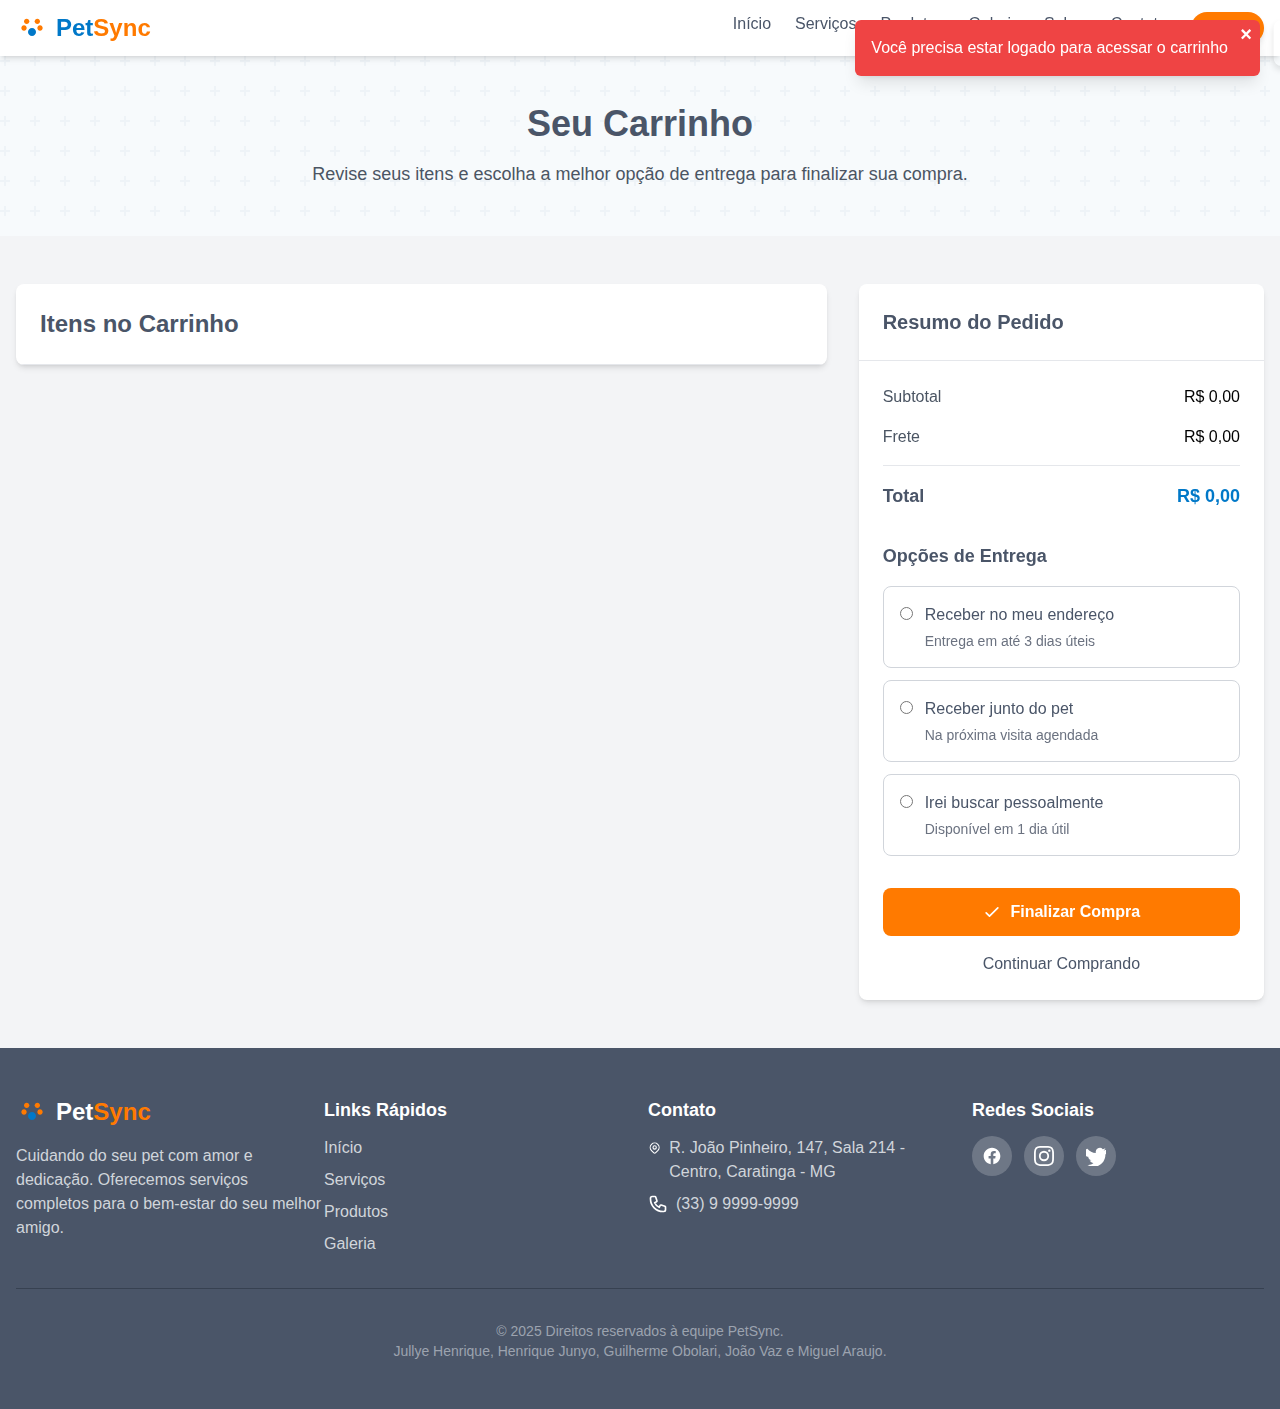
<file: carrinho.html>
<!DOCTYPE html>
<!-- favicon -->
<link rel="icon" href="data:image/svg+xml,<svg xmlns=%22http://www.w3.org/2000/svg%22 viewBox=%220 0 100 100%22><text y=%22.9em%22 font-size=%2290%22>🐾</text></svg>">
<html lang="pt-BR">
<head>
    <meta charset="UTF-8">
    <meta name="viewport" content="width=device-width, initial-scale=1.0">
    <title>Carrinho - PetSync</title>
    <!-- Referência ao Tailwind CSS e configuração (mantendo o original) -->
    <script src="./saved_resource"></script>
    <script>
        tailwind.config = {
            theme: {
                extend: {
                    colors: {
                        petOrange: '#FF7A00',
                        petBlue: '#0078C8',
                        petGray: '#4A5568',
                        petLightGray: '#E2E8F0'
                    }
                }
            }
        }
    </script>
    <!-- Referência à fonte Poppins (mantendo o original) -->
    <link href="./css2" rel="stylesheet">
    <!-- Estilos específicos da página de carrinho -->
    <style>
        body {
            font-family: 'Poppins', sans-serif;
        }
        .hero-pattern {
            background-color: #f7fafc;
            background-image: url("data:image/svg+xml,%3Csvg width='60' height='60' viewBox='0 0 60 60' xmlns='http://www.w3.org/2000/svg'%3E%3Cg fill='none' fill-rule='evenodd'%3E%3Cg fill='%23e2e8f0' fill-opacity='0.4'%3E%3Cpath d='M36 34v-4h-2v4h-4v2h4v4h2v-4h4v-2h-4zm0-30V0h-2v4h-4v2h4v4h2V6h4V4h-4zM6 34v-4H4v4H0v2h4v4h2v-4h4v-2H6zM6 4V0H4v4H0v2h4v4h2V6h4V4H6z'/%3E%3C/g%3E%3C/g%3E%3C/svg%3E");
        }
        .form-input:focus {
            border-color: #0078C8;
            box-shadow: 0 0 0 3px rgba(0, 120, 200, 0.2);
        }
        .cart-item {
            transition: all 0.3s ease;
        }
        .cart-item:hover {
            background-color: #f9fafb;
        }
        .btn {
            transition: all 0.3s ease;
        }
        .btn:hover {
            transform: translateY(-2px);
        }
        .delivery-option {
            transition: all 0.2s ease;
            cursor: pointer;
        }
        .delivery-option.selected {
            border-color: #0078C8;
            background-color: rgba(0, 120, 200, 0.05);
        }
        .notification {
            position: fixed;
            top: 20px;
            right: 20px;
            padding: 15px 20px;
            border-radius: 8px;
            box-shadow: 0 4px 6px rgba(0, 0, 0, 0.1);
            z-index: 1000;
            transform: translateX(120%);
            transition: transform 0.3s ease;
            max-width: 300px;
        }
        .notification.show {
            transform: translateX(0);
        }
        .notification.success {
            background-color: #10B981;
            color: white;
        }
        .notification.error {
            background-color: #EF4444;
            color: white;
        }
    </style>
    <!-- Referência a um CSS original (mantendo o original) -->
    <link href="./3ea6e67a3e74024cf5f100ea6a2851bf.css" rel="stylesheet">
</head>
<body class="bg-gray-100">
    <!-- Navbar -->
    <nav class="bg-white shadow-md sticky top-0 z-50">
        <div class="container mx-auto px-4 py-3">
            <div class="flex justify-between items-center">
                <div class="flex items-center">
                    <a href="index.html" class="text-2xl font-bold text-petBlue flex items-center">
                        <svg class="w-8 h-8 mr-2" viewBox="0 0 24 24" fill="none" xmlns="http://www.w3.org/2000/svg">
                            <path d="M8 9C9.10457 9 10 8.10457 10 7C10 5.89543 9.10457 5 8 5C6.89543 5 6 5.89543 6 7C6 8.10457 6.89543 9 8 9Z" fill="#FF7A00"></path>
                            <path d="M16 9C17.1046 9 18 8.10457 18 7C18 5.89543 17.1046 5 16 5C14.8954 5 14 5.89543 14 7C14 8.10457 14.8954 9 16 9Z" fill="#FF7A00"></path>
                            <path d="M6 14C7.10457 14 8 13.1046 8 12C8 10.8954 7.10457 10 6 10C4.89543 10 4 10.8954 4 12C4 13.1046 4.89543 14 6 14Z" fill="#FF7A00"></path>
                            <path d="M18 14C19.1046 14 20 13.1046 20 12C20 10.8954 19.1046 10 18 10C16.8954 10 16 10.8954 16 12C16 13.1046 16.8954 14 18 14Z" fill="#FF7A00"></path>
                            <path d="M12 18C13.6569 18 15 16.6569 15 15C15 13.3431 13.6569 12 12 12C10.3431 12 9 13.3431 9 15C9 16.6569 10.3431 18 12 18Z" fill="#0078C8"></path>
                        </svg>
                        Pet<span class="text-petOrange">Sync</span>
                    </a>
                </div>
                
                <!-- Desktop Menu -->
                <div class="hidden md:flex space-x-6">
                    <a href="index.html" class="text-petGray hover:text-petBlue font-medium">Início</a>
                    <a href="index.html#servicos" class="text-petGray hover:text-petBlue font-medium">Serviços</a>
                    <a href="produtos.html" class="text-petGray hover:text-petBlue font-medium">Produtos</a>
                    <a href="galeria.html" class="text-petGray hover:text-petBlue font-medium">Galeria</a>
                    <a href="index.html#sobre" class="text-petGray hover:text-petBlue font-medium">Sobre</a>
                    <a href="index.html#contato" class="text-petGray hover:text-petBlue font-medium">Contato</a>
                    <a href="login.html" class="text-petGray hover:text-petBlue font-medium">Entrar</a>
                </div>
                
                <!-- Mobile Menu Button -->
                <div class="md:hidden">
                    <button id="mobile-menu-button" class="text-petGray focus:outline-none">
                        <svg class="w-6 h-6" fill="none" stroke="currentColor" viewBox="0 0 24 24" xmlns="http://www.w3.org/2000/svg">
                            <path stroke-linecap="round" stroke-linejoin="round" stroke-width="2" d="M4 6h16M4 12h16M4 18h16"></path>
                        </svg>
                    </button>
                </div>
            </div>
            
            <!-- Mobile Menu -->
            <div id="mobile-menu" class="md:hidden hidden mt-3 pb-3">
                <a href="index.html" class="block py-2 text-petGray hover:text-petBlue font-medium">Início</a>
                <a href="index.html#servicos" class="block py-2 text-petGray hover:text-petBlue font-medium">Serviços</a>
                <a href="produtos.html" class="block py-2 text-petGray hover:text-petBlue font-medium">Produtos</a>
                <a href="galeria.html" class="block py-2 text-petGray hover:text-petBlue font-medium">Galeria</a>
                <a href="index.html#sobre" class="block py-2 text-petGray hover:text-petBlue font-medium">Sobre</a>
                <a href="index.html#contato" class="block py-2 text-petGray hover:text-petBlue font-medium">Contato</a>
                <a href="login.html" class="block py-2 text-petGray hover:text-petBlue font-medium">Entrar</a>
            </div>
        </div>
    </nav>

    <!-- Hero Section -->
    <section class="hero-pattern py-12">
        <div class="container mx-auto px-4">
            <div class="text-center">
                <h1 class="text-4xl font-bold text-petGray mb-4">Seu Carrinho</h1>
                <p class="text-lg text-gray-600 max-w-2xl mx-auto">
                    Revise seus itens e escolha a melhor opção de entrega para finalizar sua compra.
                </p>
            </div>
        </div>
    </section>

    <!-- Main Content -->
    <section class="py-12">
        <div class="container mx-auto px-4">
            <div class="flex flex-col lg:flex-row gap-8">
                <!-- Cart Items -->
                <div class="lg:w-2/3">
                    <div class="bg-white rounded-lg shadow-md overflow-hidden mb-6">
                        <div class="p-6 border-b border-gray-200">
                            <h2 class="text-2xl font-bold text-petGray">Itens no Carrinho</h2>
                        </div>
                        
                        <div id="cart-items-container">
                            <!-- Os itens do carrinho serão carregados dinamicamente aqui -->
                        </div>
                        
                        <div id="empty-cart-message" class="p-12 text-center hidden">
                            <svg class="w-16 h-16 text-gray-400 mx-auto mb-4" fill="none" stroke="currentColor" viewBox="0 0 24 24" xmlns="http://www.w3.org/2000/svg">
                                <path stroke-linecap="round" stroke-linejoin="round" stroke-width="2" d="M3 3h2l.4 2M7 13h10l4-8H5.4M7 13L5.4 5M7 13l-2.293 2.293c-.63.63-.184 1.707.707 1.707H17m0 0a2 2 0 100 4 2 2 0 000-4zm-8 2a2 2 0 11-4 0 2 2 0 014 0z"></path>
                            </svg>
                            <h3 class="text-xl font-medium text-gray-500">Seu carrinho está vazio</h3>
                            <p class="text-gray-500 mt-2">Adicione produtos para continuar suas compras.</p>
                            <a href="produtos.html" class="inline-block mt-4 bg-petBlue hover:bg-blue-600 text-white font-medium py-2 px-6 rounded-lg transition duration-300 btn">
                                Ver Produtos
                            </a>
                        </div>
                    </div>
                </div>
                
                <!-- Order Summary -->
                <div class="lg:w-1/3">
                    <div class="bg-white rounded-lg shadow-md overflow-hidden sticky top-24">
                        <div class="p-6 border-b border-gray-200">
                            <h2 class="text-xl font-bold text-petGray">Resumo do Pedido</h2>
                        </div>
                        
                        <div class="p-6">
                            <div class="space-y-4">
                                <div class="flex justify-between">
                                    <span class="text-gray-600">Subtotal</span>
                                    <span class="font-medium" id="cart-subtotal">R$ 0,00</span>
                                </div>
                                
                                <div class="flex justify-between">
                                    <span class="text-gray-600">Frete</span>
                                    <span class="font-medium" id="cart-shipping">R$ 0,00</span>
                                </div>
                                
                                <div class="border-t border-gray-200 pt-4 mt-4">
                                    <div class="flex justify-between">
                                        <span class="text-lg font-bold text-petGray">Total</span>
                                        <span class="text-lg font-bold text-petBlue" id="cart-total">R$ 0,00</span>
                                    </div>
                                </div>
                            </div>
                            
                            <div class="mt-8">
                                <h3 class="text-lg font-bold text-petGray mb-4">Opções de Entrega</h3>
                                
                                <div class="space-y-3">
                                    <div class="delivery-option border border-gray-300 rounded-lg p-4 hover:border-petBlue" data-option="address">
                                        <div class="flex items-start">
                                            <input type="radio" name="delivery-option" id="option-address" class="mt-1 mr-3">
                                            <div>
                                                <label for="option-address" class="font-medium text-petGray block mb-1">Receber no meu endereço</label>
                                                <p class="text-sm text-gray-500">Entrega em até 3 dias úteis</p>
                                            </div>
                                        </div>
                                    </div>
                                    
                                    <div class="delivery-option border border-gray-300 rounded-lg p-4 hover:border-petBlue" data-option="pet">
                                        <div class="flex items-start">
                                            <input type="radio" name="delivery-option" id="option-pet" class="mt-1 mr-3">
                                            <div>
                                                <label for="option-pet" class="font-medium text-petGray block mb-1">Receber junto do pet</label>
                                                <p class="text-sm text-gray-500">Na próxima visita agendada</p>
                                            </div>
                                        </div>
                                    </div>
                                    
                                    <div class="delivery-option border border-gray-300 rounded-lg p-4 hover:border-petBlue" data-option="pickup">
                                        <div class="flex items-start">
                                            <input type="radio" name="delivery-option" id="option-pickup" class="mt-1 mr-3">
                                            <div>
                                                <label for="option-pickup" class="font-medium text-petGray block mb-1">Irei buscar pessoalmente</label>
                                                <p class="text-sm text-gray-500">Disponível em 1 dia útil</p>
                                            </div>
                                        </div>
                                    </div>
                                </div>
                            </div>
                            
                            <div class="mt-8">
                                <button id="checkout-button" class="w-full bg-petOrange hover:bg-orange-600 text-white font-bold py-3 px-4 rounded-lg transition duration-300 btn flex items-center justify-center">
                                    <svg class="w-5 h-5 mr-2" fill="none" stroke="currentColor" viewBox="0 0 24 24" xmlns="http://www.w3.org/2000/svg">
                                        <path stroke-linecap="round" stroke-linejoin="round" stroke-width="2" d="M5 13l4 4L19 7"></path>
                                    </svg>
                                    Finalizar Compra
                                </button>
                                
                                <a href="produtos.html" class="w-full block text-center mt-4 text-petGray hover:text-petBlue">
                                    Continuar Comprando
                                </a>
                            </div>
                        </div>
                    </div>
                </div>
            </div>
        </div>
    </section>

    <!-- Order Confirmation Modal -->
    <div id="confirmation-modal" class="fixed inset-0 bg-black bg-opacity-50 z-50 flex items-center justify-center hidden">
        <div class="bg-white rounded-lg max-w-md w-full p-6">
            <div class="text-center mb-6">
                <div class="w-16 h-16 bg-green-100 rounded-full flex items-center justify-center mx-auto mb-4">
                    <svg class="w-8 h-8 text-green-500" fill="none" stroke="currentColor" viewBox="0 0 24 24" xmlns="http://www.w3.org/2000/svg">
                        <path stroke-linecap="round" stroke-linejoin="round" stroke-width="2" d="M5 13l4 4L19 7"></path>
                    </svg>
                </div>
                <h3 class="text-2xl font-bold text-petGray mb-2">Pedido Confirmado!</h3>
                <p class="text-gray-600">Seu pedido foi realizado com sucesso.</p>
            </div>
            
            <div class="bg-gray-50 rounded-lg p-4 mb-6">
                <div class="flex justify-between mb-2">
                    <span class="text-gray-600">Número do Pedido:</span>
                    <span class="font-medium" id="order-number"></span>
                </div>
                <div class="flex justify-between mb-2">
                    <span class="text-gray-600">Data:</span>
                    <span class="font-medium" id="order-date"></span>
                </div>
                <div class="flex justify-between mb-2">
                    <span class="text-gray-600">Total:</span>
                    <span class="font-medium" id="order-total"></span>
                </div>
                <div class="flex justify-between">
                    <span class="text-gray-600">Entrega:</span>
                    <span class="font-medium" id="order-delivery"></span>
                </div>
            </div>
            
            <div class="text-center">
                <button id="close-confirmation" class="bg-petBlue hover:bg-blue-600 text-white font-medium py-2 px-6 rounded-lg transition duration-300 btn">
                    Continuar
                </button>
            </div>
        </div>
    </div>

    <!-- Notification -->
    <div id="notification" class="notification">
        <div class="flex items-center">
            <span id="notification-message"></span>
            <button id="close-notification" class="ml-3 text-white">
                <svg class="w-4 h-4" fill="none" stroke="currentColor" viewBox="0 0 24 24" xmlns="http://www.w3.org/2000/svg">
                    <path stroke-linecap="round" stroke-linejoin="round" stroke-width="2" d="M6 18L18 6M6 6l12 12"></path>
                </svg>
            </button>
        </div>
    </div>

    <!-- Footer -->
    <footer class="bg-petGray text-white py-12">
        <div class="container mx-auto px-4">
            <div class="flex flex-col md:flex-row justify-between">
                <div class="mb-8 md:mb-0">
                    <div class="text-2xl font-bold text-white flex items-center mb-4">
                        <svg class="w-8 h-8 mr-2" viewBox="0 0 24 24" fill="none" xmlns="http://www.w3.org/2000/svg">
                            <path d="M8 9C9.10457 9 10 8.10457 10 7C10 5.89543 9.10457 5 8 5C6.89543 5 6 5.89543 6 7C6 8.10457 6.89543 9 8 9Z" fill="#FF7A00"></path>
                            <path d="M16 9C17.1046 9 18 8.10457 18 7C18 5.89543 17.1046 5 16 5C14.8954 5 14 5.89543 14 7C14 8.10457 14.8954 9 16 9Z" fill="#FF7A00"></path>
                            <path d="M6 14C7.10457 14 8 13.1046 8 12C8 10.8954 7.10457 10 6 10C4.89543 10 4 10.8954 4 12C4 13.1046 4.89543 14 6 14Z" fill="#FF7A00"></path>
                            <path d="M18 14C19.1046 14 20 13.1046 20 12C20 10.8954 19.1046 10 18 10C16.8954 10 16 10.8954 16 12C16 13.1046 16.8954 14 18 14Z" fill="#FF7A00"></path>
                            <path d="M12 18C13.6569 18 15 16.6569 15 15C15 13.3431 13.6569 12 12 12C10.3431 12 9 13.3431 9 15C9 16.6569 10.3431 18 12 18Z" fill="#0078C8"></path>
                        </svg>
                        Pet<span class="text-petOrange">Sync</span>
                    </div>
                    <p class="text-gray-300 max-w-md">
                        Cuidando do seu pet com amor e dedicação. Oferecemos serviços completos para o bem-estar do seu melhor amigo.
                    </p>
                </div>
                <div class="grid grid-cols-2 md:grid-cols-3 gap-8">
                    <div>
                        <h3 class="text-lg font-semibold mb-3">Links Rápidos</h3>
                        <ul class="space-y-2">
                            <li><a href="index.html" class="text-gray-300 hover:text-white">Início</a></li>
                            <li><a href="index.html#servicos" class="text-gray-300 hover:text-white">Serviços</a></li>
                            <li><a href="produtos.html" class="text-gray-300 hover:text-white">Produtos</a></li>
                            <li><a href="galeria.html" class="text-gray-300 hover:text-white">Galeria</a></li>
                        </ul>
                    </div>
                    <div>
                        <h3 class="text-lg font-semibold mb-3">Contato</h3>
                        <ul class="space-y-2">
                            <li class="flex items-start">
                                <svg class="w-5 h-5 mr-2 mt-0.5" fill="none" stroke="currentColor" viewBox="0 0 24 24">
                                    <path stroke-linecap="round" stroke-linejoin="round" stroke-width="2" d="M17.657 16.657L13.414 20.9a1.998 1.998 0 01-2.827 0l-4.244-4.243a8 8 0 1111.314 0z"></path>
                                    <path stroke-linecap="round" stroke-linejoin="round" stroke-width="2" d="M15 11a3 3 0 11-6 0 3 3 0 016 0z"></path>
                                </svg>
                                <span class="text-gray-300">R. João Pinheiro, 147, Sala 214 - Centro, Caratinga - MG</span>
                            </li>
                            <li class="flex items-center">
                                <svg class="w-5 h-5 mr-2" fill="none" stroke="currentColor" viewBox="0 0 24 24">
                                    <path stroke-linecap="round" stroke-linejoin="round" stroke-width="2" d="M3 5a2 2 0 012-2h3.28a1 1 0 01.948.684l1.498 4.493a1 1 0 01-.502 1.21l-2.257 1.13a11.042 11.042 0 005.516 5.516l1.13-2.257a1 1 0 011.21-.502l4.493 1.498a1 1 0 01.684.949V19a2 2 0 01-2 2h-1C9.716 21 3 14.284 3 6V5z"></path>
                                </svg>
                                <span class="text-gray-300">(33) 9 9999-9999</span>
                            </li>
                        </ul>
                    </div>
                    <div>
                        <h3 class="text-lg font-semibold mb-3">Redes Sociais</h3>
                        <div class="flex space-x-3">
                            <a href="#" class="w-10 h-10 bg-white bg-opacity-20 rounded-full flex items-center justify-center hover:bg-petOrange transition duration-300">
                                <svg class="w-5 h-5" fill="currentColor" viewBox="0 0 24 24">
                                    <path d="M22 12c0-5.523-4.477-10-10-10S2 6.477 2 12c0 4.991 3.657 9.128 8.438 9.878v-6.987h-2.54V12h2.54V9.797c0-2.506 1.492-3.89 3.777-3.89 1.094 0 2.238.195 2.238.195v2.46h-1.26c-1.243 0-1.63.771-1.63 1.562V12h2.773l-.443 2.89h-2.33v6.988C18.343 21.128 22 16.991 22 12z"/>
                                </svg>
                            </a>
                            <a href="#" class="w-10 h-10 bg-white bg-opacity-20 rounded-full flex items-center justify-center hover:bg-petOrange transition duration-300">
                                <svg class="w-5 h-5" fill="currentColor" viewBox="0 0 24 24">
                                    <path d="M12 2.163c3.204 0 3.584.012 4.85.07 3.252.148 4.771 1.691 4.919 4.919.058 1.265.069 1.645.069 4.849 0 3.205-.012 3.584-.069 4.849-.149 3.225-1.664 4.771-4.919 4.919-1.266.058-1.644.07-4.85.07-3.204 0-3.584-.012-4.849-.07-3.26-.149-4.771-1.699-4.919-4.92-.058-1.265-.07-1.644-.07-4.849 0-3.204.013-3.583.07-4.849.149-3.227 1.664-4.771 4.919-4.919 1.266-.057 1.645-.069 4.849-.069zM12 0C8.741 0 8.333.014 7.053.072 2.695.272.273 2.69.073 7.052.014 8.333 0 8.741 0 12c0 3.259.014 3.668.072 4.948.2 4.358 2.618 6.78 6.98 6.98C8.333 23.986 8.741 24 12 24c3.259 0 3.668-.014 4.948-.072 4.354-.2 6.782-2.618 6.979-6.98.059-1.28.073-1.689.073-4.948 0-3.259-.014-3.667-.072-4.947-.196-4.354-2.617-6.78-6.979-6.98C15.668.014 15.259 0 12 0zm0 5.838a6.162 6.162 0 100 12.324 6.162 6.162 0 000-12.324zM12 16a4 4 0 110-8 4 4 0 010 8zm6.406-11.845a1.44 1.44 0 100 2.881 1.44 1.44 0 000-2.881z"/>
                                </svg>
                            </a>
                            <a href="#" class="w-10 h-10 bg-white bg-opacity-20 rounded-full flex items-center justify-center hover:bg-petOrange transition duration-300">
                                <svg class="w-5 h-5" fill="currentColor" viewBox="0 0 24 24">
                                    <path d="M23.954 4.569c-.885.39-1.83.654-2.825.775a4.932 4.932 0 002.163-2.724 9.864 9.864 0 01-3.127 1.195 4.916 4.916 0 00-8.373 4.482A13.944 13.944 0 011.671 3.15a4.916 4.916 0 003.195 9.723 4.902 4.902 0 01-2.223-.616v.06a4.916 4.916 0 003.946 4.814 4.935 4.935 0 01-2.212.085 4.917 4.917 0 004.588 3.415 9.868 9.868 0 01-6.102 2.104c-.39 0-.779-.023-1.17-.067a13.995 13.995 0 007.557 2.209c9.054 0 13.999-7.496 13.999-13.986 0-.209 0-.42-.015-.63a9.936 9.936 0 002.46-2.548l-.047-.02z"/>
                                </svg>
                            </a>
                        </div>
                    </div>
                </div>
            </div>
            <div class="border-t border-gray-700 mt-8 pt-8 text-center">
                <p class="text-gray-400 text-sm">
                    © 2025 Direitos reservados à equipe PetSync. <br>
                    Jullye Henrique, Henrique Junyo, Guilherme Obolari, João Vaz e Miguel Araujo.
                </p>
            </div>
        </div>
    </footer>

    <!-- Scripts -->
    <script src="scripts/navegacao.js"></script>
    <script src="scripts/auth.js"></script>
    <script src="scripts/carrinho.js"></script>
    <script>
        // Mobile menu toggle
        document.addEventListener('DOMContentLoaded', function() {
            const mobileMenuButton = document.getElementById('mobile-menu-button');
            const mobileMenu = document.getElementById('mobile-menu');
            
            if (mobileMenuButton && mobileMenu) {
                mobileMenuButton.addEventListener('click', function() {
                    mobileMenu.classList.toggle('hidden');
                });
            }
            
            // Verificar se o usuário está logado
            if (!isLoggedIn()) {
                showNotification('Você precisa estar logado para acessar o carrinho', 'error');
                setTimeout(() => {
                    window.location.href = 'login.html?redirect=carrinho.html';
                }, 2000);
            }
        });
    </script>
</body>
</html>
</file>
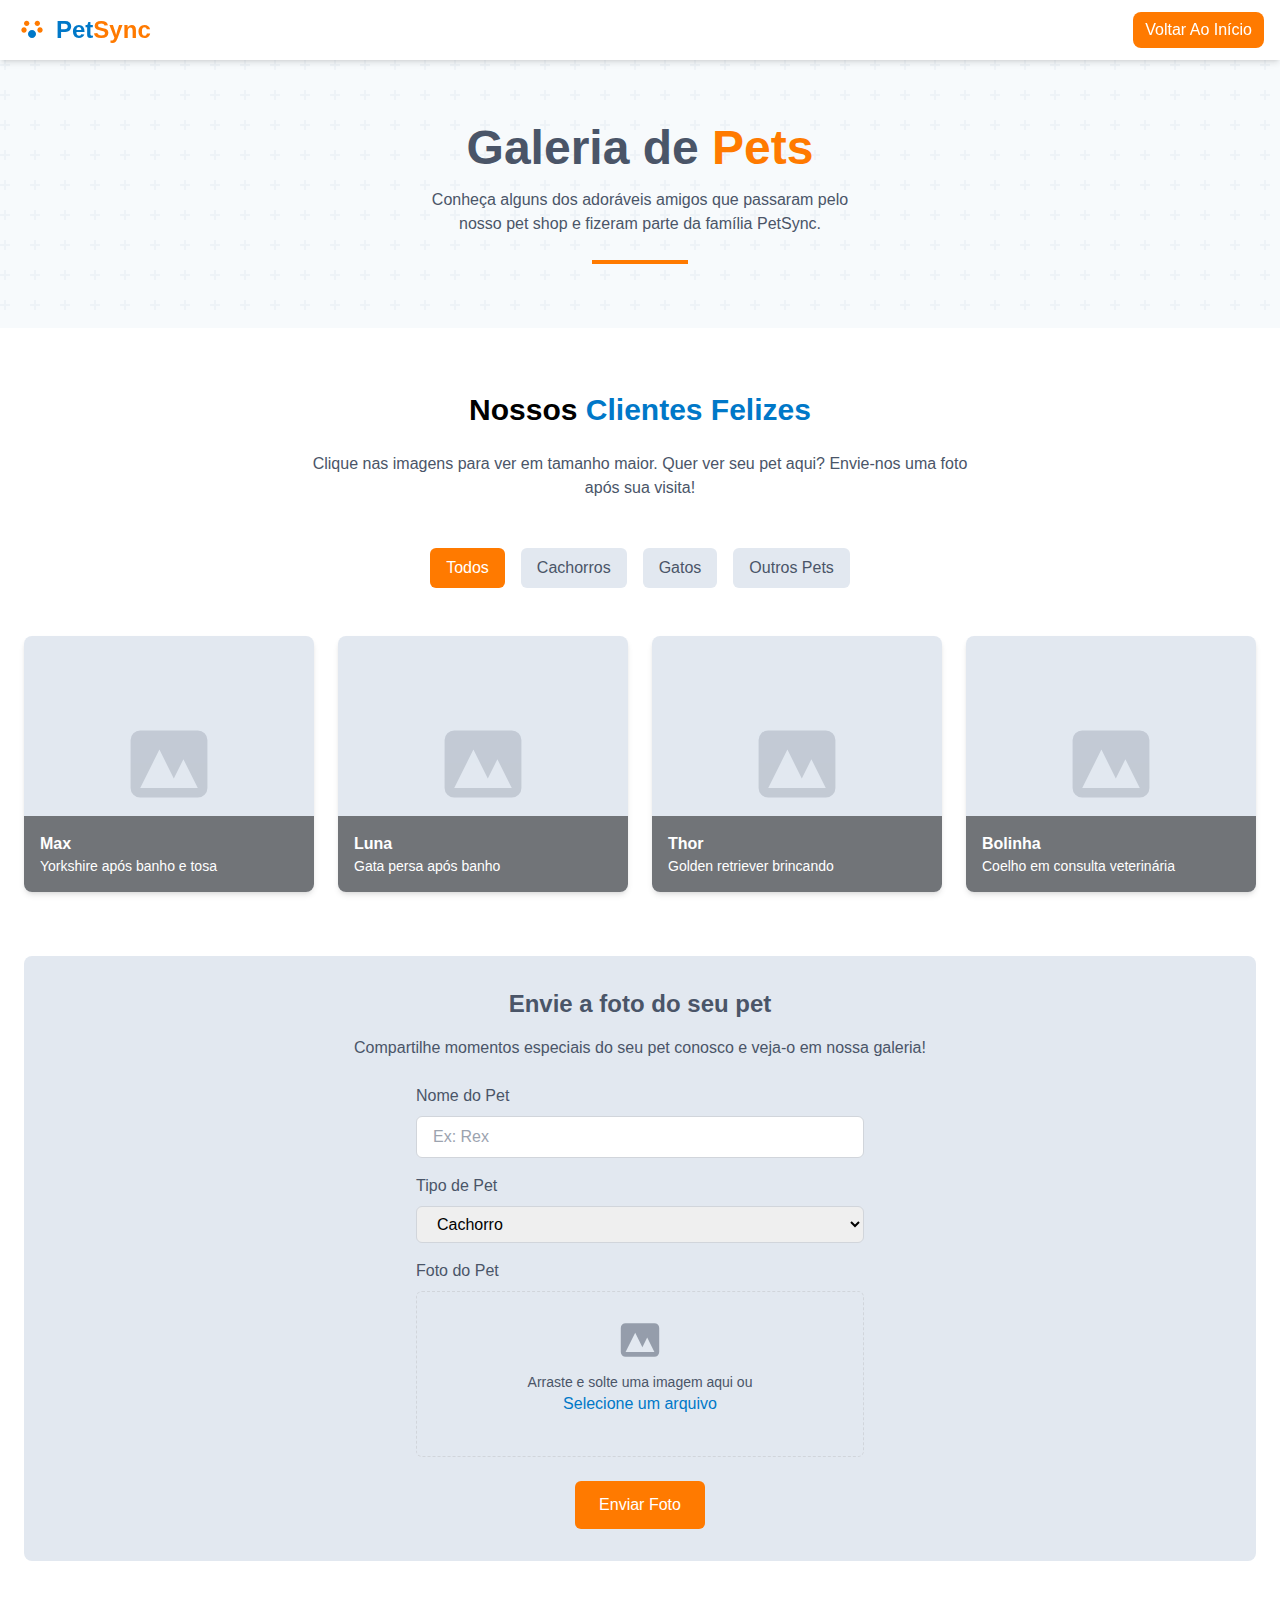
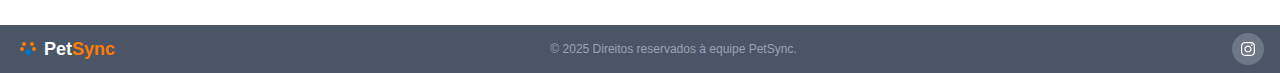
<file: galeria.html>
<!DOCTYPE html>
<!-- favicon -->
<link rel="icon" href="data:image/svg+xml,<svg xmlns=%22http://www.w3.org/2000/svg%22 viewBox=%220 0 100 100%22><text y=%22.9em%22 font-size=%2290%22>🐾</text></svg>">

<!-- saved from url=(0140)https://bccphhfewybbdcmg.canva-hosted-embed.com/codelet/AAEAEGJjY3BoaGZld3liYmRjbWcAAAAAAZcR-Uj5pUNqCpz2DmUNsHhtqoOIRLttvQ0J3XLMefAP9xV6Au4/ -->
<html lang="pt-BR"><head><meta http-equiv="Content-Type" content="text/html; charset=UTF-8">
    
    <meta name="viewport" content="width=device-width, initial-scale=1.0">
    <title>Galeria de Pets - PetSync</title>
    <script src="./saved_resource"></script>
    <script>
        tailwind.config = {
            theme: {
                extend: {
                    colors: {
                        petOrange: '#FF7A00',
                        petBlue: '#0078C8',
                        petGray: '#4A5568',
                        petLightGray: '#E2E8F0'
                    }
                }
            }
        }
    </script>
    <link href="./css2" rel="stylesheet">
    <style>
        body {
            font-family: 'Poppins', sans-serif;
        }
        .hero-pattern {
            background-color: #f7fafc;
            background-image: url("data:image/svg+xml,%3Csvg width='60' height='60' viewBox='0 0 60 60' xmlns='http://www.w3.org/2000/svg'%3E%3Cg fill='none' fill-rule='evenodd'%3E%3Cg fill='%23e2e8f0' fill-opacity='0.4'%3E%3Cpath d='M36 34v-4h-2v4h-4v2h4v4h2v-4h4v-2h-4zm0-30V0h-2v4h-4v2h4v4h2V6h4V4h-4zM6 34v-4H4v4H0v2h4v4h2v-4h4v-2H6zM6 4V0H4v4H0v2h4v4h2V6h4V4H6z'/%3E%3C/g%3E%3C/g%3E%3C/svg%3E");
        }
        .paw-print {
            position: relative;
            display: inline-block;
        }
        /* Estilos específicos da galeria */
        .gallery-item {
            transition: all 0.3s ease;
            cursor: pointer;
        }
        .gallery-item:hover {
            transform: scale(1.03);
            box-shadow: 0 10px 15px -3px rgba(0, 0, 0, 0.1), 0 4px 6px -2px rgba(0, 0, 0, 0.05);
        }
        .modal {
            display: none; /* Hidden by default */
            position: fixed;
            z-index: 100;
            left: 0;
            top: 0;
            width: 100%;
            height: 100%;
            overflow: auto;
            background-color: rgba(0, 0, 0, 0.9);
            align-items: center; /* Center vertically */
            justify-content: center; /* Center horizontally */
        }
        .modal-content {
            margin: auto;
            display: block;
            max-width: 80%;
            max-height: 80%;
        }
        .close {
            position: absolute;
            top: 15px;
            right: 35px;
            color: #f1f1f1;
            font-size: 40px;
            font-weight: bold;
            transition: 0.3s;
        }
        .close:hover,
        .close:focus {
            color: #bbb;
            text-decoration: none;
            cursor: pointer;
        }
        .modal-caption {
            margin: auto;
            display: block;
            width: 80%;
            max-width: 700px;
            text-align: center;
            color: #ccc;
            padding: 10px 0;
            height: 150px;
        }
        .modal-content, .modal-caption {
            animation-name: zoom;
            animation-duration: 0.6s;
        }
        @keyframes zoom {
            from {transform:scale(0)}
            to {transform:scale(1)}
        }
        /* Estilo para botão de filtro ativo */
        .filter-btn.active {
            background-color: #FF7A00; /* petOrange */
            color: white;
        }
    </style>
<style>*, ::before, ::after{--tw-border-spacing-x:0;--tw-border-spacing-y:0;--tw-translate-x:0;--tw-translate-y:0;--tw-rotate:0;--tw-skew-x:0;--tw-skew-y:0;--tw-scale-x:1;--tw-scale-y:1;--tw-pan-x: ;--tw-pan-y: ;--tw-pinch-zoom: ;--tw-scroll-snap-strictness:proximity;--tw-gradient-from-position: ;--tw-gradient-via-position: ;--tw-gradient-to-position: ;--tw-ordinal: ;--tw-slashed-zero: ;--tw-numeric-figure: ;--tw-numeric-spacing: ;--tw-numeric-fraction: ;--tw-ring-inset: ;--tw-ring-offset-width:0px;--tw-ring-offset-color:#fff;--tw-ring-color:rgb(59 130 246 / 0.5);--tw-ring-offset-shadow:0 0 #0000;--tw-ring-shadow:0 0 #0000;--tw-shadow:0 0 #0000;--tw-shadow-colored:0 0 #0000;--tw-blur: ;--tw-brightness: ;--tw-contrast: ;--tw-grayscale: ;--tw-hue-rotate: ;--tw-invert: ;--tw-saturate: ;--tw-sepia: ;--tw-drop-shadow: ;--tw-backdrop-blur: ;--tw-backdrop-brightness: ;--tw-backdrop-contrast: ;--tw-backdrop-grayscale: ;--tw-backdrop-hue-rotate: ;--tw-backdrop-invert: ;--tw-backdrop-opacity: ;--tw-backdrop-saturate: ;--tw-backdrop-sepia: ;--tw-contain-size: ;--tw-contain-layout: ;--tw-contain-paint: ;--tw-contain-style: }::backdrop{--tw-border-spacing-x:0;--tw-border-spacing-y:0;--tw-translate-x:0;--tw-translate-y:0;--tw-rotate:0;--tw-skew-x:0;--tw-skew-y:0;--tw-scale-x:1;--tw-scale-y:1;--tw-pan-x: ;--tw-pan-y: ;--tw-pinch-zoom: ;--tw-scroll-snap-strictness:proximity;--tw-gradient-from-position: ;--tw-gradient-via-position: ;--tw-gradient-to-position: ;--tw-ordinal: ;--tw-slashed-zero: ;--tw-numeric-figure: ;--tw-numeric-spacing: ;--tw-numeric-fraction: ;--tw-ring-inset: ;--tw-ring-offset-width:0px;--tw-ring-offset-color:#fff;--tw-ring-color:rgb(59 130 246 / 0.5);--tw-ring-offset-shadow:0 0 #0000;--tw-ring-shadow:0 0 #0000;--tw-shadow:0 0 #0000;--tw-shadow-colored:0 0 #0000;--tw-blur: ;--tw-brightness: ;--tw-contrast: ;--tw-grayscale: ;--tw-hue-rotate: ;--tw-invert: ;--tw-saturate: ;--tw-sepia: ;--tw-drop-shadow: ;--tw-backdrop-blur: ;--tw-backdrop-brightness: ;--tw-backdrop-contrast: ;--tw-backdrop-grayscale: ;--tw-backdrop-hue-rotate: ;--tw-backdrop-invert: ;--tw-backdrop-opacity: ;--tw-backdrop-saturate: ;--tw-backdrop-sepia: ;--tw-contain-size: ;--tw-contain-layout: ;--tw-contain-paint: ;--tw-contain-style: }/* ! tailwindcss v3.4.16 | MIT License | https://tailwindcss.com */*,::after,::before{box-sizing:border-box;border-width:0;border-style:solid;border-color:#e5e7eb}::after,::before{--tw-content:''}:host,html{line-height:1.5;-webkit-text-size-adjust:100%;-moz-tab-size:4;tab-size:4;font-family:ui-sans-serif, system-ui, sans-serif, "Apple Color Emoji", "Segoe UI Emoji", "Segoe UI Symbol", "Noto Color Emoji";font-feature-settings:normal;font-variation-settings:normal;-webkit-tap-highlight-color:transparent}body{margin:0;line-height:inherit}hr{height:0;color:inherit;border-top-width:1px}abbr:where([title]){-webkit-text-decoration:underline dotted;text-decoration:underline dotted}h1,h2,h3,h4,h5,h6{font-size:inherit;font-weight:inherit}a{color:inherit;text-decoration:inherit}b,strong{font-weight:bolder}code,kbd,pre,samp{font-family:ui-monospace, SFMono-Regular, Menlo, Monaco, Consolas, "Liberation Mono", "Courier New", monospace;font-feature-settings:normal;font-variation-settings:normal;font-size:1em}small{font-size:80%}sub,sup{font-size:75%;line-height:0;position:relative;vertical-align:baseline}sub{bottom:-.25em}sup{top:-.5em}table{text-indent:0;border-color:inherit;border-collapse:collapse}button,input,optgroup,select,textarea{font-family:inherit;font-feature-settings:inherit;font-variation-settings:inherit;font-size:100%;font-weight:inherit;line-height:inherit;letter-spacing:inherit;color:inherit;margin:0;padding:0}button,select{text-transform:none}button,input:where([type=button]),input:where([type=reset]),input:where([type=submit]){-webkit-appearance:button;background-color:transparent;background-image:none}:-moz-focusring{outline:auto}:-moz-ui-invalid{box-shadow:none}progress{vertical-align:baseline}::-webkit-inner-spin-button,::-webkit-outer-spin-button{height:auto}[type=search]{-webkit-appearance:textfield;outline-offset:-2px}::-webkit-search-decoration{-webkit-appearance:none}::-webkit-file-upload-button{-webkit-appearance:button;font:inherit}summary{display:list-item}blockquote,dd,dl,figure,h1,h2,h3,h4,h5,h6,hr,p,pre{margin:0}fieldset{margin:0;padding:0}legend{padding:0}menu,ol,ul{list-style:none;margin:0;padding:0}dialog{padding:0}textarea{resize:vertical}input::placeholder,textarea::placeholder{opacity:1;color:#9ca3af}[role=button],button{cursor:pointer}:disabled{cursor:default}audio,canvas,embed,iframe,img,object,svg,video{display:block;vertical-align:middle}img,video{max-width:100%;height:auto}[hidden]:where(:not([hidden=until-found])){display:none}.container{width:100%}@media (min-width: 640px){.container{max-width:640px}}@media (min-width: 768px){.container{max-width:768px}}@media (min-width: 1024px){.container{max-width:1024px}}@media (min-width: 1280px){.container{max-width:1280px}}@media (min-width: 1536px){.container{max-width:1536px}}.absolute{position:absolute}.relative{position:relative}.sticky{position:sticky}.-bottom-6{bottom:-1.5rem}.-left-6{left:-1.5rem}.-right-6{right:-1.5rem}.-top-4{top:-1rem}.-top-6{top:-1.5rem}.left-6{left:1.5rem}.top-0{top:0px}.z-10{z-index:10}.z-50{z-index:50}.mx-auto{margin-left:auto;margin-right:auto}.mb-1{margin-bottom:0.25rem}.mb-10{margin-bottom:2.5rem}.mb-16{margin-bottom:4rem}.mb-2{margin-bottom:0.5rem}.mb-3{margin-bottom:0.75rem}.mb-4{margin-bottom:1rem}.mb-6{margin-bottom:1.5rem}.mb-8{margin-bottom:2rem}.ml-2{margin-left:0.5rem}.mr-2{margin-right:0.5rem}.mr-3{margin-right:0.75rem}.mr-4{margin-right:1rem}.mt-12{margin-top:3rem}.mt-2{margin-top:0.5rem}.mt-4{margin-top:1rem}.mt-16{margin-top:4rem}.block{display:block}.flex{display:flex}.inline-flex{display:inline-flex}.grid{display:grid}.hidden{display:none}.h-1{height:0.25rem}.h-10{height:2.5rem}.h-12{height:3rem}.h-16{height:4rem}.h-24{height:6rem}.h-32{height:8rem}.h-4{height:1rem}.h-48{height:12rem}.h-5{height:1.25rem}.h-6{height:1.5rem}.h-8{height:2rem}.h-96{height:24rem}.h-auto{height:auto}.h-full{height:100%}.h-64{height:16rem}.w-10{width:2.5rem}.w-12{width:3rem}.w-16{width:4rem}.w-24{width:6rem}.w-32{width:8rem}.w-4{width:1rem}.w-5{width:1.25rem}.w-6{width:1.5rem}.w-8{width:2rem}.w-full{width:100%}.max-w-md{max-width:28rem}.max-w-2xl{max-width:42rem}.flex-shrink-0{flex-shrink:0}.grid-cols-1{grid-template-columns:repeat(1, minmax(0, 1fr))}.grid-cols-2{grid-template-columns:repeat(2, minmax(0, 1fr))}.flex-col{flex-direction:column}.flex-wrap{flex-wrap:wrap}.items-start{align-items:flex-start}.items-center{align-items:center}.justify-center{justify-content:center}.justify-between{justify-content:space-between}.gap-4{gap:1rem}.gap-8{gap:2rem}.gap-6{gap:1.5rem}.space-x-4 > :not([hidden]) ~ :not([hidden]){--tw-space-x-reverse:0;margin-right:calc(1rem * var(--tw-space-x-reverse));margin-left:calc(1rem * calc(1 - var(--tw-space-x-reverse)))}.space-x-8 > :not([hidden]) ~ :not([hidden]){--tw-space-x-reverse:0;margin-right:calc(2rem * var(--tw-space-x-reverse));margin-left:calc(2rem * calc(1 - var(--tw-space-x-reverse)))}.space-y-4 > :not([hidden]) ~ :not([hidden]){--tw-space-y-reverse:0;margin-top:calc(1rem * calc(1 - var(--tw-space-y-reverse)));margin-bottom:calc(1rem * var(--tw-space-y-reverse))}.overflow-hidden{overflow:hidden}.rounded-full{border-radius:9999px}.rounded-lg{border-radius:0.5rem}.rounded-md{border-radius:0.375rem}.border{border-width:1px}.border-gray-300{--tw-border-opacity:1;border-color:rgb(209 213 219 / var(--tw-border-opacity, 1))}.border-dashed{border-style:dashed}.bg-white{--tw-bg-opacity:1;background-color:rgb(255 255 255 / var(--tw-bg-opacity, 1))}.bg-petBlue{--tw-bg-opacity:1;background-color:rgb(0 120 200 / var(--tw-bg-opacity, 1))}.bg-petGray{--tw-bg-opacity:1;background-color:rgb(74 85 104 / var(--tw-bg-opacity, 1))}.bg-petLightGray{--tw-bg-opacity:1;background-color:rgb(226 232 240 / var(--tw-bg-opacity, 1))}.bg-petOrange{--tw-bg-opacity:1;background-color:rgb(255 122 0 / var(--tw-bg-opacity, 1))}.bg-opacity-20{--tw-bg-opacity:0.2}.bg-opacity-30{--tw-bg-opacity:0.3}.bg-opacity-50{--tw-bg-opacity:0.5}.bg-black{--tw-bg-opacity:1;background-color:rgb(0 0 0 / var(--tw-bg-opacity, 1))}.p-4{padding:1rem}.p-6{padding:1.5rem}.p-8{padding:2rem}.px-3{padding-left:0.75rem;padding-right:0.75rem}.px-4{padding-left:1rem;padding-right:1rem}.px-6{padding-left:1.5rem;padding-right:1.5rem}.py-1{padding-top:0.25rem;padding-bottom:0.25rem}.py-12{padding-top:3rem;padding-bottom:3rem}.py-16{padding-top:4rem;padding-bottom:4rem}.py-2{padding-top:0.5rem;padding-bottom:0.5rem}.py-3{padding-top:0.75rem;padding-bottom:0.75rem}.pb-2{padding-bottom:0.5rem}.pt-4{padding-top:1rem}.pt-6{padding-top:1.5rem}.text-center{text-align:center}.text-left{text-align:left}.text-2xl{font-size:1.5rem;line-height:2rem}.text-3xl{font-size:1.875rem;line-height:2.25rem}.text-4xl{font-size:2.25rem;line-height:2.5rem}.text-lg{font-size:1.125rem;line-height:1.75rem}.text-sm{font-size:0.875rem;line-height:1.25rem}.text-xl{font-size:1.25rem;line-height:1.75rem}.text-5xl{font-size:3rem;line-height:1}.font-bold{font-weight:700}.font-medium{font-weight:500}.font-semibold{font-weight:600}.text-gray-300{--tw-text-opacity:1;color:rgb(209 213 219 / var(--tw-text-opacity, 1))}.text-petBlue{--tw-text-opacity:1;color:rgb(0 120 200 / var(--tw-text-opacity, 1))}.text-petGray{--tw-text-opacity:1;color:rgb(74 85 104 / var(--tw-text-opacity, 1))}.text-petOrange{--tw-text-opacity:1;color:rgb(255 122 0 / var(--tw-text-opacity, 1))}.text-white{--tw-text-opacity:1;color:rgb(255 255 255 / var(--tw-text-opacity, 1))}.text-yellow-400{--tw-text-opacity:1;color:rgb(250 204 21 / var(--tw-text-opacity, 1))}.opacity-20{opacity:0.2}.opacity-50{opacity:0.5}.shadow-lg{--tw-shadow:0 10px 15px -3px rgb(0 0 0 / 0.1), 0 4px 6px -4px rgb(0 0 0 / 0.1);--tw-shadow-colored:0 10px 15px -3px var(--tw-shadow-color), 0 4px 6px -4px var(--tw-shadow-color);box-shadow:var(--tw-ring-offset-shadow, 0 0 #0000), var(--tw-ring-shadow, 0 0 #0000), var(--tw-shadow)}.shadow-md{--tw-shadow:0 4px 6px -1px rgb(0 0 0 / 0.1), 0 2px 4px -2px rgb(0 0 0 / 0.1);--tw-shadow-colored:0 4px 6px -1px var(--tw-shadow-color), 0 2px 4px -2px var(--tw-shadow-color);box-shadow:var(--tw-ring-offset-shadow, 0 0 #0000), var(--tw-ring-shadow, 0 0 #0000), var(--tw-shadow)}.transition{transition-property:color, background-color, border-color, fill, stroke, opacity, box-shadow, transform, filter, -webkit-text-decoration-color, -webkit-backdrop-filter;transition-property:color, background-color, border-color, text-decoration-color, fill, stroke, opacity, box-shadow, transform, filter, backdrop-filter;transition-property:color, background-color, border-color, text-decoration-color, fill, stroke, opacity, box-shadow, transform, filter, backdrop-filter, -webkit-text-decoration-color, -webkit-backdrop-filter;transition-timing-function:cubic-bezier(0.4, 0, 0.2, 1);transition-duration:150ms}.transition-transform{transition-property:transform;transition-timing-function:cubic-bezier(0.4, 0, 0.2, 1);transition-duration:150ms}.duration-300{transition-duration:300ms}.hover\:-translate-y-2:hover{--tw-translate-y:-0.5rem;transform:translate(var(--tw-translate-x), var(--tw-translate-y)) rotate(var(--tw-rotate)) skewX(var(--tw-skew-x)) skewY(var(--tw-skew-y)) scaleX(var(--tw-scale-x)) scaleY(var(--tw-scale-y))}.hover\:bg-blue-700:hover{--tw-bg-opacity:1;background-color:rgb(29 78 216 / var(--tw-bg-opacity, 1))}.hover\:bg-orange-600:hover{--tw-bg-opacity:1;background-color:rgb(234 88 12 / var(--tw-bg-opacity, 1))}.hover\:bg-petOrange:hover{--tw-bg-opacity:1;background-color:rgb(255 122 0 / var(--tw-bg-opacity, 1))}.hover\:text-petBlue:hover{--tw-text-opacity:1;color:rgb(0 120 200 / var(--tw-text-opacity, 1))}.hover\:text-petOrange:hover{--tw-text-opacity:1;color:rgb(255 122 0 / var(--tw-text-opacity, 1))}.focus\:outline-none:focus{outline:2px solid transparent;outline-offset:2px}.focus\:ring-2:focus{--tw-ring-offset-shadow:var(--tw-ring-inset) 0 0 0 var(--tw-ring-offset-width) var(--tw-ring-offset-color);--tw-ring-shadow:var(--tw-ring-inset) 0 0 0 calc(2px + var(--tw-ring-offset-width)) var(--tw-ring-color);box-shadow:var(--tw-ring-offset-shadow), var(--tw-ring-shadow), var(--tw-shadow, 0 0 #0000)}.focus\:ring-petBlue:focus{--tw-ring-opacity:1;--tw-ring-color:rgb(0 120 200 / var(--tw-ring-opacity, 1))}@media (min-width: 640px){.sm\:grid-cols-2{grid-template-columns:repeat(2, minmax(0, 1fr))}.sm\:flex-row{flex-direction:row}.sm\:space-x-4 > :not([hidden]) ~ :not([hidden]){--tw-space-x-reverse:0;margin-right:calc(1rem * var(--tw-space-x-reverse));margin-left:calc(1rem * calc(1 - var(--tw-space-x-reverse)))}.sm\:space-y-0 > :not([hidden]) ~ :not([hidden]){--tw-space-y-reverse:0;margin-top:calc(0px * calc(1 - var(--tw-space-y-reverse)));margin-bottom:calc(0px * var(--tw-space-y-reverse))}}@media (min-width: 768px){.md\:mb-0{margin-bottom:0px}.md\:flex{display:flex}.md\:hidden{display:none}.md\:w-1\/2{width:50%}.md\:grid-cols-2{grid-template-columns:repeat(2, minmax(0, 1fr))}.md\:grid-cols-3{grid-template-columns:repeat(3, minmax(0, 1fr))}.md\:grid-cols-4{grid-template-columns:repeat(4, minmax(0, 1fr))}.md\:flex-row{flex-direction:row}.md\:py-24{padding-top:6rem;padding-bottom:6rem}.md\:py-16{padding-top:4rem;padding-bottom:4rem}.md\:pl-12{padding-left:3rem}.md\:pl-8{padding-left:2rem}.md\:text-5xl{font-size:3rem;line-height:1}}@media (min-width: 1024px){.lg\:grid-cols-4{grid-template-columns:repeat(4, minmax(0, 1fr))}}</style></head>
<body class="bg-white">
    <!-- Navbar -->
    <nav class="bg-white shadow-md sticky top-0 z-50">
        <div class="container mx-auto px-4 py-3">
            <div class="flex justify-between items-center">
                <div class="flex items-center">
                    <a href="./index.html" class="text-2xl font-bold text-petBlue flex items-center">
                        <svg class="w-8 h-8 mr-2" viewBox="0 0 24 24" fill="none" xmlns="http://www.w3.org/2000/svg">
                            <path d="M8 9C9.10457 9 10 8.10457 10 7C10 5.89543 9.10457 5 8 5C6.89543 5 6 5.89543 6 7C6 8.10457 6.89543 9 8 9Z" fill="#FF7A00"></path>
                            <path d="M16 9C17.1046 9 18 8.10457 18 7C18 5.89543 17.1046 5 16 5C14.8954 5 14 5.89543 14 7C14 8.10457 14.8954 9 16 9Z" fill="#FF7A00"></path>
                            <path d="M6 14C7.10457 14 8 13.1046 8 12C8 10.8954 7.10457 10 6 10C4.89543 10 4 10.8954 4 12C4 13.1046 4.89543 14 6 14Z" fill="#FF7A00"></path>
                            <path d="M18 14C19.1046 14 20 13.1046 20 12C20 10.8954 19.1046 10 18 10C16.8954 10 16 10.8954 16 12C16 13.1046 16.8954 14 18 14Z" fill="#FF7A00"></path>
                            <path d="M12 18C13.6569 18 15 16.6569 15 15C15 13.3431 13.6569 12 12 12C10.3431 12 9 13.3431 9 15C9 16.6569 10.3431 18 12 18Z" fill="#0078C8"></path>
                        </svg>
                        Pet<span class="text-petOrange">Sync</span>
                    </a>
                </div>
                
                <!-- Desktop Menu -->
                <div class="flex flex-col sm:flex-row space-y-3 sm:space-y-0 sm:space-x-3">
              <a href="./index.html" 
                 class="bg-petOrange hover:bg-orange-600 text-white font-medium py-1.5 px-3 rounded-lg text-center transition duration-300">
                Voltar Ao Início
              </a>
            </div>
                
                <!-- Mobile Menu Button -->
                <div class="md:hidden">
                    <button id="mobile-menu-button" class="text-petGray focus:outline-none">
                        <svg class="w-6 h-6" fill="none" stroke="currentColor" viewBox="0 0 24 24" xmlns="http://www.w3.org/2000/svg">
                            <path stroke-linecap="round" stroke-linejoin="round" stroke-width="2" d="M4 6h16M4 12h16M4 18h16"></path>
                        </svg>
                    </button>
                </div>
            </div>
            
            <!-- Mobile Menu -->
            <div id="mobile-menu" class="md:hidden hidden pt-4 pb-2">
        <!--      <a href="./index.html" 
                 class="block bg-petOrange hover:bg-orange-600 text-white font-medium py-3 px-6 rounded-lg text-center transition duration-300">
                Voltar Ao Início
              </a> -->
            </div>
        </div>
    </nav> 

    <!-- Header Section -->
    <section class="hero-pattern py-12 md:py-16">
        <div class="container mx-auto px-6">
            <div class="text-center">
                <h1 class="text-4xl md:text-5xl font-bold text-petGray mb-4">Galeria de <span class="text-petOrange">Pets</span></h1>
                <p class="text-petGray mb-6 max-w-md mx-auto">Conheça alguns dos adoráveis amigos que passaram pelo nosso pet shop e fizeram parte da família PetSync.</p>
                <div class="h-1 w-24 bg-petOrange mx-auto"></div>
            </div>
        </div>
    </section>

    <!-- Gallery Section -->
    <section class="py-16 bg-white">
        <div class="container mx-auto px-6">
            <div class="mb-10">
                <h2 class="text-3xl font-bold text-center mb-6">Nossos <span class="text-petBlue">Clientes Felizes</span></h2>
                <p class="text-center text-petGray max-w-2xl mx-auto">Clique nas imagens para ver em tamanho maior. Quer ver seu pet aqui? Envie-nos uma foto após sua visita!</p>
            </div>

            <!-- Filter Buttons -->
            <div class="flex flex-wrap justify-center mb-10">
                <button class="filter-btn bg-petOrange text-white px-4 py-2 rounded-md m-2 active" data-filter="all">Todos</button>
                <button class="filter-btn bg-petLightGray text-petGray px-4 py-2 rounded-md m-2" data-filter="cachorro">Cachorros</button>
                <button class="filter-btn bg-petLightGray text-petGray px-4 py-2 rounded-md m-2" data-filter="gato">Gatos</button>
                <button class="filter-btn bg-petLightGray text-petGray px-4 py-2 rounded-md m-2" data-filter="outros">Outros Pets</button>
            </div>

            <!-- Gallery Grid -->
            <div class="grid grid-cols-1 sm:grid-cols-2 md:grid-cols-3 lg:grid-cols-4 gap-6">
                <!-- Item 1 -->
                <div class="gallery-item rounded-lg overflow-hidden shadow-md" data-category="cachorro">
                    <div class="relative">
                        <div class="w-full h-64 bg-petLightGray flex items-center justify-center">
                            <svg class="w-24 h-24 text-petGray opacity-20" fill="currentColor" viewBox="0 0 20 20" xmlns="http://www.w3.org/2000/svg">
                                <path fill-rule="evenodd" d="M4 3a2 2 0 00-2 2v10a2 2 0 002 2h12a2 2 0 002-2V5a2 2 0 00-2-2H4zm12 12H4l4-8 3 6 2-4 3 6z" clip-rule="evenodd"></path>
                            </svg>
                        </div>
                        <div class="absolute bottom-0 left-0 right-0 bg-black bg-opacity-50 text-white p-4">
                            <h3 class="font-semibold">Max</h3>
                            <p class="text-sm">Yorkshire após banho e tosa</p>
                        </div>
                    </div>
                </div>

                <!-- Item 2 -->
                <div class="gallery-item rounded-lg overflow-hidden shadow-md" data-category="gato">
                    <div class="relative">
                        <div class="w-full h-64 bg-petLightGray flex items-center justify-center">
                            <svg class="w-24 h-24 text-petGray opacity-20" fill="currentColor" viewBox="0 0 20 20" xmlns="http://www.w3.org/2000/svg">
                                <path fill-rule="evenodd" d="M4 3a2 2 0 00-2 2v10a2 2 0 002 2h12a2 2 0 002-2V5a2 2 0 00-2-2H4zm12 12H4l4-8 3 6 2-4 3 6z" clip-rule="evenodd"></path>
                            </svg>
                        </div>
                        <div class="absolute bottom-0 left-0 right-0 bg-black bg-opacity-50 text-white p-4">
                            <h3 class="font-semibold">Luna</h3>
                            <p class="text-sm">Gata persa após banho</p>
                        </div>
                    </div>
                </div>

                <!-- Item 3 -->
                <div class="gallery-item rounded-lg overflow-hidden shadow-md" data-category="cachorro">
                    <div class="relative">
                        <div class="w-full h-64 bg-petLightGray flex items-center justify-center">
                            <svg class="w-24 h-24 text-petGray opacity-20" fill="currentColor" viewBox="0 0 20 20" xmlns="http://www.w3.org/2000/svg">
                                <path fill-rule="evenodd" d="M4 3a2 2 0 00-2 2v10a2 2 0 002 2h12a2 2 0 002-2V5a2 2 0 00-2-2H4zm12 12H4l4-8 3 6 2-4 3 6z" clip-rule="evenodd"></path>
                            </svg>
                        </div>
                        <div class="absolute bottom-0 left-0 right-0 bg-black bg-opacity-50 text-white p-4">
                            <h3 class="font-semibold">Thor</h3>
                            <p class="text-sm">Golden retriever brincando</p>
                        </div>
                    </div>
                </div>

                <!-- Item 4 -->
                <div class="gallery-item rounded-lg overflow-hidden shadow-md" data-category="outros">
                    <div class="relative">
                        <div class="w-full h-64 bg-petLightGray flex items-center justify-center">
                            <svg class="w-24 h-24 text-petGray opacity-20" fill="currentColor" viewBox="0 0 20 20" xmlns="http://www.w3.org/2000/svg">
                                <path fill-rule="evenodd" d="M4 3a2 2 0 00-2 2v10a2 2 0 002 2h12a2 2 0 002-2V5a2 2 0 00-2-2H4zm12 12H4l4-8 3 6 2-4 3 6z" clip-rule="evenodd"></path>
                            </svg>
                        </div>
                        <div class="absolute bottom-0 left-0 right-0 bg-black bg-opacity-50 text-white p-4">
                            <h3 class="font-semibold">Bolinha</h3>
                            <p class="text-sm">Coelho em consulta veterinária</p>
                        </div>
                    </div>
                </div>
            </div>

            <!-- Upload Section -->
            <div class="mt-16 bg-petLightGray p-8 rounded-lg">
                <div class="text-center">
                    <h3 class="text-2xl font-bold text-petGray mb-4">Envie a foto do seu pet</h3>
                    <p class="text-petGray mb-6">Compartilhe momentos especiais do seu pet conosco e veja-o em nossa galeria!</p>

                    <form class="max-w-md mx-auto">
                        <div class="mb-4">
                            <label for="pet-name-upload" class="block text-petGray text-left mb-2">Nome do Pet</label>
                            <input type="text" id="pet-name-upload" class="w-full px-4 py-2 border border-gray-300 rounded-md focus:outline-none focus:ring-2 focus:ring-petBlue" placeholder="Ex: Rex">
                        </div>

                        <div class="mb-4">
                            <label for="pet-type-upload" class="block text-petGray text-left mb-2">Tipo de Pet</label>
                            <select id="pet-type-upload" class="w-full px-4 py-2 border border-gray-300 rounded-md focus:outline-none focus:ring-2 focus:ring-petBlue">
                                <option value="cachorro">Cachorro</option>
                                <option value="gato">Gato</option>
                                <option value="outros">Outro</option>
                            </select>
                        </div>

                        <div class="mb-6">
                            <label for="pet-photo-upload" class="block text-petGray text-left mb-2">Foto do Pet</label>
                            <div class="border border-dashed border-gray-300 rounded-md p-6 text-center cursor-pointer" id="drop-area">
                                <svg class="w-12 h-12 mx-auto text-petGray opacity-50" fill="currentColor" viewBox="0 0 20 20" xmlns="http://www.w3.org/2000/svg">
                                    <path fill-rule="evenodd" d="M4 3a2 2 0 00-2 2v10a2 2 0 002 2h12a2 2 0 002-2V5a2 2 0 00-2-2H4zm12 12H4l4-8 3 6 2-4 3 6z" clip-rule="evenodd"></path>
                                </svg>
                                <p class="mt-2 text-sm text-petGray">Arraste e solte uma imagem aqui ou</p>
                                <span class="mt-2 text-petBlue hover:text-petOrange">Selecione um arquivo</span>
                                <input type="file" id="pet-photo-upload" class="hidden" accept="image/*">
                                <div id="preview-area" class="mt-4"></div>
                            </div>
                        </div>

                        <button type="button" id="submit-photo" class="bg-petOrange text-white px-6 py-3 rounded-md font-medium hover:bg-orange-600 transition focus:outline-none focus:ring-2 focus:ring-petBlue">Enviar Foto</button>
                    </form>
                </div>
            </div>
        </div>
    </section>

    <!-- Modal for Image Preview -->
    <div id="imageModal" class="modal">
        <span class="close">&times;</span>
        <img class="modal-content" id="modalImage">
        <div id="modalCaption" class="modal-caption"></div>
    </div>

    <!-- Footer -->
    <footer class="bg-petGray text-white py-2">
  <div class="container mx-auto px-4 flex items-center justify-between">

    <!-- Logo alinhada à esquerda -->
    <div class="flex items-center">
      <svg class="w-6 h-6 mr-1" viewBox="0 0 24 24" fill="none" xmlns="http://www.w3.org/2000/svg">
        <path d="M8 9C9.10457 9 10 8.10457 10 7C10 5.89543 9.10457 5 8 5C6.89543 5 6 5.89543 6 7C6 8.10457 6.89543 9 8 9Z" fill="#FF7A00"/>
        <path d="M16 9C17.1046 9 18 8.10457 18 7C18 5.89543 17.1046 5 16 5C14.8954 5 14 5.89543 14 7C14 8.10457 14.8954 9 16 9Z" fill="#FF7A00"/>
        <path d="M6 14C7.10457 14 8 13.1046 8 12C8 10.8954 7.10457 10 6 10C4.89543 10 4 10.8954 4 12C4 13.1046 4.89543 14 6 14Z" fill="#FF7A00"/>
        <path d="M18 14C19.1046 14 20 13.1046 20 12C20 10.8954 19.1046 10 18 10C16.8954 10 16 10.8954 16 12C16 13.1046 16.8954 14 18 14Z" fill="#FF7A00"/>
        <path d="M12 18C13.6569 18 15 16.6569 15 15C15 13.3431 13.6569 12 12 12C10.3431 12 9 13.3431 9 15C9 16.6569 10.3431 18 12 18Z" fill="#0078C8"/>
      </svg>
      <span class="text-lg font-bold text-white">
        Pet<span class="text-petOrange">Sync</span>
      </span>
    </div>

    <!-- Texto centralizado -->
    <div class="flex-1 text-center">
      <p class="text-gray-400 text-xs">
        © 2025 Direitos reservados à equipe PetSync.
      </p>
    </div>

    <!-- Redes sociais dentro do footer -->
    <div class="flex space-x-2">

      <!-- Instagram -->
      <a href="https://www.instagram.com/henriquea1ves_/" target="_blank" rel="noopener"
   class="w-8 h-8 bg-white bg-opacity-20 rounded-full flex items-center justify-center hover:bg-petOrange transition">
  <svg xmlns="http://www.w3.org/2000/svg" viewBox="0 0 448 512" class="w-4 h-4">
    <path fill="currentColor" d="M224.1 141c-63.6 0-114.9 51.3-114.9 114.9s51.3 114.9 114.9 114.9
      114.9-51.3 114.9-114.9S287.7 141 224.1 141zm0 
      189.6c-41.2 0-74.7-33.5-74.7-74.7s33.5-74.7 
      74.7-74.7 74.7 33.5 74.7 74.7-33.5 74.7-74.7
      74.7zm146.4-194.3c0 14.9-12 
      26.9-26.9 26.9s-26.9-12-26.9-26.9 12-26.9 
      26.9-26.9 26.9 12 26.9 26.9zm76.1 
      27.2c-1.7-35.7-9.9-67.3-36.2-93.5s-57.8-34.5-93.5-36.2C293.7 
      32 256 32 224 32s-69.7 0-92.9 1.8c-35.7 
      1.7-67.3 9.9-93.5 36.2S3.8 127.8 
      2.1 163.5C.3 186.7 0 224 0 
      256s.3 69.7 1.8 92.9c1.7 35.7 
      9.9 67.3 36.2 93.5s57.8 34.5 
      93.5 36.2c23.2 1.6 60.9 1.8 
      92.9 1.8s69.7-.3 92.9-1.8c35.7-1.7 
      67.3-9.9 93.5-36.2s34.5-57.8 
      36.2-93.5c1.6-23.2 1.8-60.9 
      1.8-92.9s-.2-69.7-1.8-92.9zm-48.6 
      228c-7.8 19.6-22.9 34.7-42.6 
      42.6-29.5 11.7-99.5 9-132.9 
      9s-103.4 2.6-132.9-9c-19.6-7.8-34.7-22.9-42.6-42.6-11.7-29.5-9-99.5-9-132.9s-2.6-103.4 
      9-132.9c7.8-19.6 22.9-34.7 42.6-42.6 
      29.5-11.7 99.5-9 132.9-9s103.4-2.6 
      132.9 9c19.6 7.8 34.7 22.9 42.6 42.6 
      11.7 29.5 9 99.5 9 132.9s2.7 
      103.4-9 132.9z"/>
  </svg>
</a>



      <!-- Telegram 
      <a href="https://t.me/seuPerfil" target="_blank" rel="noopener"
         class="w-8 h-8 bg-white bg-opacity-20 rounded-full flex items-center justify-center hover:bg-petOrange transition">
        <svg xmlns="http://www.w3.org/2000/svg" fill="currentColor" viewBox="0 0 240 240" class="w-4 h-4">
          <path d="M120 0C53.73 0 0 53.73 0 120s53.73 120 120 120 120-53.73 120-120S186.27 0 120 0zm56.65 83.54l-22.5 106.37c-1.7 7.43-6.18 9.3-12.52 5.8l-34.59-25.53-16.7 16.08c-1.85 1.85-3.4 3.4-6.95 3.4l2.48-35.4 64.38-58.1c2.8-2.48-.61-3.88-4.37-1.4l-79.52 50.15-34.19-10.69c-7.43-2.3-7.58-7.43 1.56-11.01l131.86-50.81c6.1-2.3 11.43 1.5 9.93 11.9z"/>
        </svg>
      </a> -->

      <!-- Facebook 
      <a href="https://facebook.com/seuPerfil" target="_blank" rel="noopener"
         class="w-8 h-8 bg-white bg-opacity-20 rounded-full flex items-center justify-center hover:bg-petOrange transition">
        <svg class="w-4 h-4" fill="currentColor" viewBox="0 0 24 24">
          <path d="M22 12c0-5.523-4.477-10-10-10S2 6.477 2 12c0 4.991 3.657 9.128 8.438 9.878v-6.987h-2.54V12h2.54V9.797c0-2.506 1.492-3.89 3.777-3.89 1.094 0 2.238.195 2.238.195v2.46h-1.26c-1.243 0-1.63.771-1.63 1.562V12h2.773l-.443 2.89h-2.33v6.988C18.343 21.128 22 16.991 22 12z"/>
        </svg>
      </a> -->

      <!-- Twitter (X) 
      <a href="https://twitter.com/seuPerfil" target="_blank" rel="noopener"
         class="w-8 h-8 bg-white bg-opacity-20 rounded-full flex items-center justify-center hover:bg-petOrange transition">
        <svg xmlns="http://www.w3.org/2000/svg" fill="currentColor" viewBox="0 0 24 24" class="w-4 h-4">
          <path d="M23.954 4.569c-.885.39-1.83.654-2.825.775a4.932 4.932 0 002.163-2.724 9.864 9.864 0 01-3.127 1.195 4.916 4.916 0 00-8.373 4.482A13.944 13.944 0 011.671 3.15 4.916 4.916 0 003.195 9.723 4.902 4.902 0 012 9.1v.06a4.916 4.916 0 003.946 4.814 4.935 4.935 0 01-2.212.085 4.917 4.917 0 004.588 3.415 9.868 9.868 0 01-6.102 2.104c-.396 0-.787-.023-1.174-.069a13.945 13.945 0 007.557 2.213c9.054 0 14-7.496 14-13.986 0-.21 0-.423-.015-.633a9.936 9.936 0 002.457-2.548l-.047-.02z"/>
        </svg>
      </a> -->
    </div>
  </div>
</footer>

    <!-- JavaScript para a galeria -->
    <script>
        document.addEventListener('DOMContentLoaded', function() {

            // Funcionalidade de filtro da galeria
            const filterButtons = document.querySelectorAll('.filter-btn');
            const galleryItems = document.querySelectorAll('.gallery-item');
            
            filterButtons.forEach(button => {
                button.addEventListener('click', function() {
                    // Remove classe 'active' de todos os botões
                    filterButtons.forEach(btn => {
                        btn.classList.remove('active');
                        btn.classList.remove('bg-petOrange');
                        btn.classList.remove('text-white');
                        btn.classList.add('bg-petLightGray');
                        btn.classList.add('text-petGray');
                    });
                    
                    // Adiciona classe 'active' ao botão clicado
                    this.classList.add('active');
                    this.classList.remove('bg-petLightGray');
                    this.classList.remove('text-petGray');
                    this.classList.add('bg-petOrange');
                    this.classList.add('text-white');
                    
                    const filter = this.getAttribute('data-filter');
                    
                    // Filtra os itens da galeria
                    galleryItems.forEach(item => {
                        if (filter === 'all' || item.getAttribute('data-category') === filter) {
                            item.style.display = 'block';
                        } else {
                            item.style.display = 'none';
                        }
                    });
                });
            });
            
            // Funcionalidade do modal de imagem
            const modal = document.getElementById('imageModal');
            const modalImg = document.getElementById('modalImage');
            const modalCaption = document.getElementById('modalCaption');
            const closeBtn = document.getElementsByClassName('close')[0];
            
            galleryItems.forEach(item => {
                item.addEventListener('click', function() {
                    modal.style.display = 'flex';
                    
                    // Aqui você pode obter a imagem real quando tiver
                    // Por enquanto, usamos um placeholder
                    modalImg.src = 'https://via.placeholder.com/800x600?text=Imagem+do+Pet';
                    
                    const caption = this.querySelector('h3').textContent;
                    const description = this.querySelector('p').textContent;
                    modalCaption.textContent = caption + ' - ' + description;
                });
            });
            
            closeBtn.addEventListener('click', function() {
                modal.style.display = 'none';
            });
            
            window.addEventListener('click', function(event) {
                if (event.target === modal) {
                    modal.style.display = 'none';
                }
            });
            
            // Funcionalidade de upload de imagem
            const dropArea = document.getElementById('drop-area');
            const fileInput = document.getElementById('pet-photo-upload');
            const previewArea = document.getElementById('preview-area');
            const submitButton = document.getElementById('submit-photo');
            
            if (dropArea && fileInput) {
                dropArea.addEventListener('click', function() {
                    fileInput.click();
                });
                
                fileInput.addEventListener('change', function() {
                    displayPreview(this.files[0]);
                });
                
                dropArea.addEventListener('dragover', function(e) {
                    e.preventDefault();
                    dropArea.classList.add('border-petBlue');
                });
                
                dropArea.addEventListener('dragleave', function() {
                    dropArea.classList.remove('border-petBlue');
                });
                
                dropArea.addEventListener('drop', function(e) {
                    e.preventDefault();
                    dropArea.classList.remove('border-petBlue');
                    
                    if (e.dataTransfer.files.length) {
                        fileInput.files = e.dataTransfer.files;
                        displayPreview(e.dataTransfer.files[0]);
                    }
                });
                
                function displayPreview(file) {
                    if (!file) return;
                    
                    if (!file.type.match('image.*')) {
                        alert('Por favor, selecione uma imagem.');
                        return;
                    }
                    
                    const reader = new FileReader();
                    
                    reader.onload = function(e) {
                        previewArea.innerHTML = '';
                        const img = document.createElement('img');
                        img.src = e.target.result;
                        img.className = 'max-w-full h-auto rounded-md';
                        previewArea.appendChild(img);
                    }
                    
                    reader.readAsDataURL(file);
                }
                
                submitButton.addEventListener('click', function() {
                    const petName = document.getElementById('pet-name-upload').value;
                    const petType = document.getElementById('pet-type-upload').value;
                    
                    if (!petName) {
                        alert('Por favor, informe o nome do pet.');
                        return;
                    }
                    
                    if (!fileInput.files.length) {
                        alert('Por favor, selecione uma foto do seu pet.');
                        return;
                    }
                    
                    // Aqui você implementaria o envio real para o servidor
                    // Como é apenas uma demonstração, mostramos uma mensagem de sucesso
                    alert('Foto enviada com sucesso! Após aprovação, ela aparecerá na galeria.');
                    
                    // Limpa o formulário
                    document.getElementById('pet-name-upload').value = '';
                    fileInput.value = '';
                    previewArea.innerHTML = '';
                });
            }
        });
    </script>
    
    <!-- Script de navegação -->
    <script src="scripts/navegacao.js"></script>
</body>
</html>
</file>
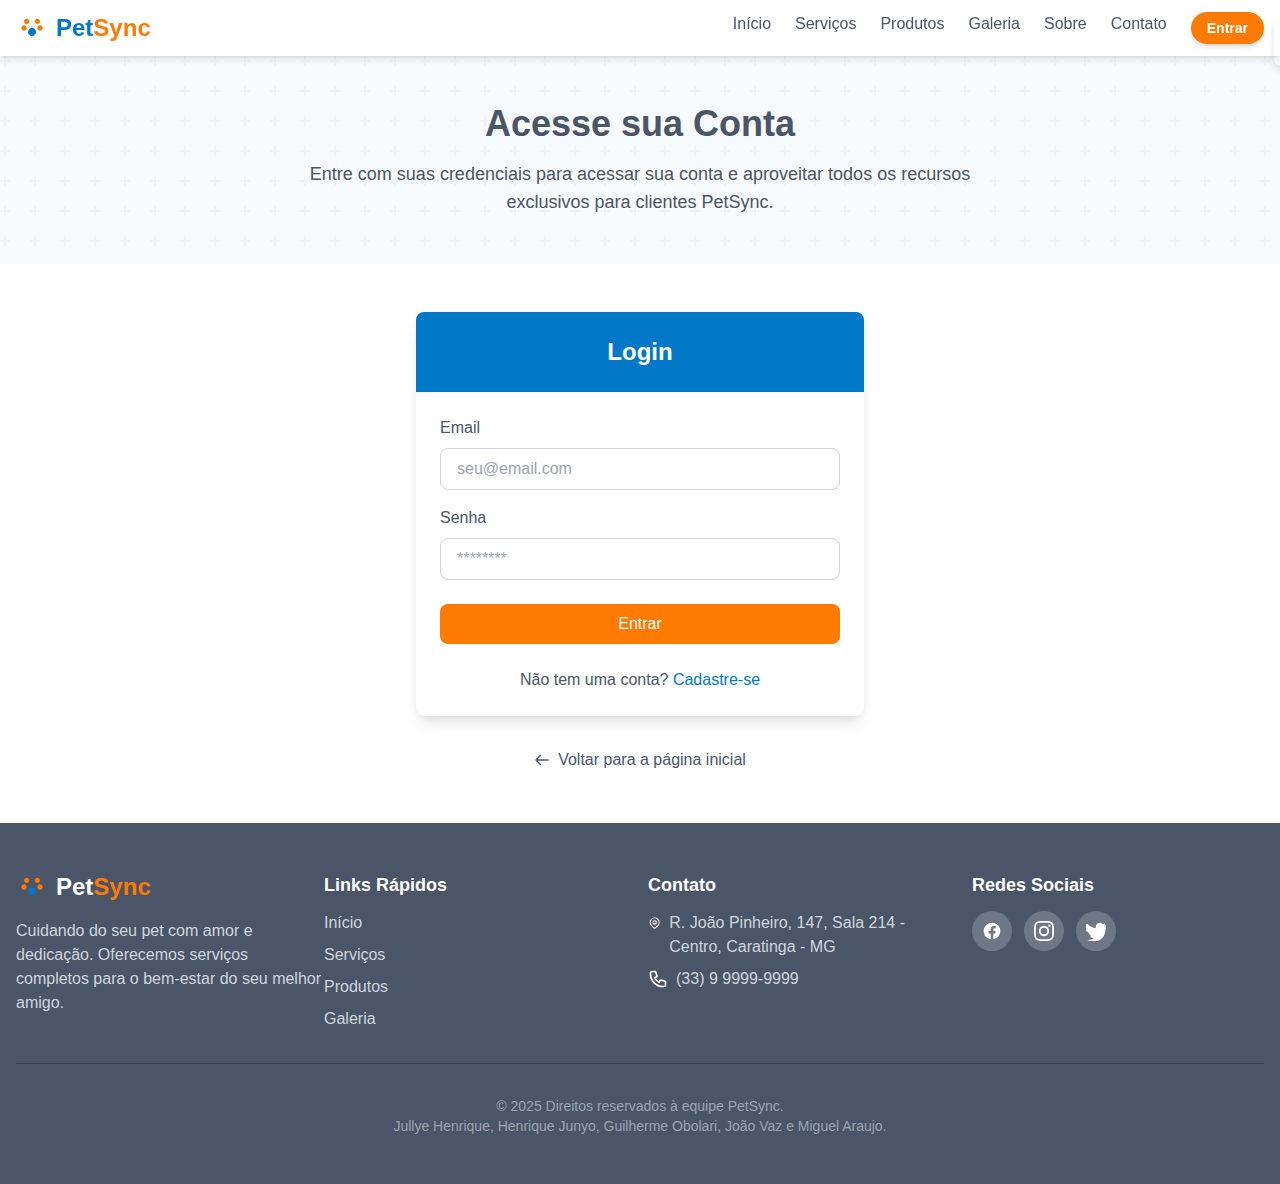
<file: login.html>
<!DOCTYPE html>
<!-- favicon -->
<link rel="icon" href="data:image/svg+xml,<svg xmlns=%22http://www.w3.org/2000/svg%22 viewBox=%220 0 100 100%22><text y=%22.9em%22 font-size=%2290%22>🐾</text></svg>">
<html lang="pt-BR">
<head>
    <meta charset="UTF-8">
    <meta name="viewport" content="width=device-width, initial-scale=1.0">
    <title>Login - PetSync</title>
    <!-- Referência ao Tailwind CSS e configuração (mantendo o original) -->
    <script src="./saved_resource"></script>
    <script>
        tailwind.config = {
            theme: {
                extend: {
                    colors: {
                        petOrange: '#FF7A00',
                        petBlue: '#0078C8',
                        petGray: '#4A5568',
                        petLightGray: '#E2E8F0'
                    }
                }
            }
        }
    </script>
    <!-- Referência à fonte Poppins (mantendo o original) -->
    <link href="./css2" rel="stylesheet">
    <!-- Estilos específicos da página de login -->
    <style>
        body {
            font-family: 'Poppins', sans-serif;
        }
        .hero-pattern {
            background-color: #f7fafc;
            background-image: url("data:image/svg+xml,%3Csvg width='60' height='60' viewBox='0 0 60 60' xmlns='http://www.w3.org/2000/svg'%3E%3Cg fill='none' fill-rule='evenodd'%3E%3Cg fill='%23e2e8f0' fill-opacity='0.4'%3E%3Cpath d='M36 34v-4h-2v4h-4v2h4v4h2v-4h4v-2h-4zm0-30V0h-2v4h-4v2h4v4h2V6h4V4h-4zM6 34v-4H4v4H0v2h4v4h2v-4h4v-2H6zM6 4V0H4v4H0v2h4v4h2V6h4V4H6z'/%3E%3C/g%3E%3C/g%3E%3C/svg%3E");
        }
        .form-input:focus {
            border-color: #0078C8;
            box-shadow: 0 0 0 3px rgba(0, 120, 200, 0.2);
        }
        .auth-card {
            transition: all 0.3s ease;
        }
        .btn-primary {
            transition: all 0.3s ease;
        }
        .btn-primary:hover {
            transform: translateY(-2px);
        }
    </style>
    <!-- Referência a um CSS original (mantendo o original) -->
    <link href="./3ea6e67a3e74024cf5f100ea6a2851bf.css" rel="stylesheet">
</head>
<body class="bg-white">
    <!-- Navbar -->
    <nav class="bg-white shadow-md sticky top-0 z-50">
        <div class="container mx-auto px-4 py-3">
            <div class="flex justify-between items-center">
                <div class="flex items-center">
                    <a href="index.html" class="text-2xl font-bold text-petBlue flex items-center">
                        <svg class="w-8 h-8 mr-2" viewBox="0 0 24 24" fill="none" xmlns="http://www.w3.org/2000/svg">
                            <path d="M8 9C9.10457 9 10 8.10457 10 7C10 5.89543 9.10457 5 8 5C6.89543 5 6 5.89543 6 7C6 8.10457 6.89543 9 8 9Z" fill="#FF7A00"></path>
                            <path d="M16 9C17.1046 9 18 8.10457 18 7C18 5.89543 17.1046 5 16 5C14.8954 5 14 5.89543 14 7C14 8.10457 14.8954 9 16 9Z" fill="#FF7A00"></path>
                            <path d="M6 14C7.10457 14 8 13.1046 8 12C8 10.8954 7.10457 10 6 10C4.89543 10 4 10.8954 4 12C4 13.1046 4.89543 14 6 14Z" fill="#FF7A00"></path>
                            <path d="M18 14C19.1046 14 20 13.1046 20 12C20 10.8954 19.1046 10 18 10C16.8954 10 16 10.8954 16 12C16 13.1046 16.8954 14 18 14Z" fill="#FF7A00"></path>
                            <path d="M12 18C13.6569 18 15 16.6569 15 15C15 13.3431 13.6569 12 12 12C10.3431 12 9 13.3431 9 15C9 16.6569 10.3431 18 12 18Z" fill="#0078C8"></path>
                        </svg>
                        Pet<span class="text-petOrange">Sync</span>
                    </a>
                </div>
                
                <!-- Desktop Menu -->
                <div class="hidden md:flex space-x-6">
                    <a href="index.html" class="text-petGray hover:text-petBlue font-medium">Início</a>
                    <a href="index.html#servicos" class="text-petGray hover:text-petBlue font-medium">Serviços</a>
                    <a href="produtos.html" class="text-petGray hover:text-petBlue font-medium">Produtos</a>
                    <a href="galeria.html" class="text-petGray hover:text-petBlue font-medium">Galeria</a>
                    <a href="index.html#sobre" class="text-petGray hover:text-petBlue font-medium">Sobre</a>
                    <a href="index.html#contato" class="text-petGray hover:text-petBlue font-medium">Contato</a>
                    <a href="login.html" class="text-petBlue font-medium">Entrar</a>
                </div>
                
                <!-- Mobile Menu Button -->
                <div class="md:hidden">
                    <button id="mobile-menu-button" class="text-petGray focus:outline-none">
                        <svg class="w-6 h-6" fill="none" stroke="currentColor" viewBox="0 0 24 24" xmlns="http://www.w3.org/2000/svg">
                            <path stroke-linecap="round" stroke-linejoin="round" stroke-width="2" d="M4 6h16M4 12h16M4 18h16"></path>
                        </svg>
                    </button>
                </div>
            </div>
            
            <!-- Mobile Menu -->
            <div id="mobile-menu" class="md:hidden hidden mt-3 pb-3">
                <a href="index.html" class="block py-2 text-petGray hover:text-petBlue font-medium">Início</a>
                <a href="index.html#servicos" class="block py-2 text-petGray hover:text-petBlue font-medium">Serviços</a>
                <a href="produtos.html" class="block py-2 text-petGray hover:text-petBlue font-medium">Produtos</a>
                <a href="galeria.html" class="block py-2 text-petGray hover:text-petBlue font-medium">Galeria</a>
                <a href="index.html#sobre" class="block py-2 text-petGray hover:text-petBlue font-medium">Sobre</a>
                <a href="index.html#contato" class="block py-2 text-petGray hover:text-petBlue font-medium">Contato</a>
                <a href="login.html" class="block py-2 text-petBlue font-medium">Entrar</a>
            </div>
        </div>
    </nav>

    <!-- Hero Section -->
    <section class="hero-pattern py-12">
        <div class="container mx-auto px-4">
            <div class="text-center">
                <h1 class="text-4xl font-bold text-petGray mb-4">Acesse sua Conta</h1>
                <p class="text-lg text-gray-600 max-w-2xl mx-auto">
                    Entre com suas credenciais para acessar sua conta e aproveitar todos os recursos exclusivos para clientes PetSync.
                </p>
            </div>
        </div>
    </section>

    <!-- Main Content -->
    <section class="py-12">
        <div class="container mx-auto px-4">
            <div class="max-w-md mx-auto">
                <div class="bg-white rounded-lg shadow-lg overflow-hidden auth-card">
                    <div class="bg-petBlue p-6">
                        <h2 class="text-2xl font-bold text-white text-center">Login</h2>
                    </div>
                    <div class="p-6">
                        <div id="login-alert" class="mb-4 p-3 rounded-lg text-sm hidden"></div>
                        
                        <form id="login-form">
                            <div class="mb-4">
                                <label for="email" class="block text-petGray font-medium mb-2">Email</label>
                                <input type="email" id="email" class="w-full px-4 py-2 border border-gray-300 rounded-lg focus:outline-none form-input" placeholder="seu@email.com" required>
                            </div>
                            
                            <div class="mb-6">
                                <label for="password" class="block text-petGray font-medium mb-2">Senha</label>
                                <input type="password" id="password" class="w-full px-4 py-2 border border-gray-300 rounded-lg focus:outline-none form-input" placeholder="********" required>
                            </div>
                            
                            <button type="submit" class="w-full bg-petOrange hover:bg-orange-600 text-white font-medium py-2 px-4 rounded-lg transition duration-300 btn-primary">
                                Entrar
                            </button>
                        </form>
                        
                        <div class="mt-6 text-center">
                            <p class="text-gray-600">
                                Não tem uma conta? <a href="cadastro.html" class="text-petBlue hover:underline">Cadastre-se</a>
                            </p>
                        </div>
                    </div>
                </div>
                
                <div class="mt-8 text-center">
                    <a href="index.html" class="inline-flex items-center text-petGray hover:text-petBlue">
                        <svg class="w-4 h-4 mr-2" fill="none" stroke="currentColor" viewBox="0 0 24 24" xmlns="http://www.w3.org/2000/svg">
                            <path stroke-linecap="round" stroke-linejoin="round" stroke-width="2" d="M10 19l-7-7m0 0l7-7m-7 7h18"></path>
                        </svg>
                        Voltar para a página inicial
                    </a>
                </div>
            </div>
        </div>
    </section>

    <!-- Footer -->
    <footer class="bg-petGray text-white py-12">
        <div class="container mx-auto px-4">
            <div class="flex flex-col md:flex-row justify-between">
                <div class="mb-8 md:mb-0">
                    <div class="text-2xl font-bold text-white flex items-center mb-4">
                        <svg class="w-8 h-8 mr-2" viewBox="0 0 24 24" fill="none" xmlns="http://www.w3.org/2000/svg">
                            <path d="M8 9C9.10457 9 10 8.10457 10 7C10 5.89543 9.10457 5 8 5C6.89543 5 6 5.89543 6 7C6 8.10457 6.89543 9 8 9Z" fill="#FF7A00"></path>
                            <path d="M16 9C17.1046 9 18 8.10457 18 7C18 5.89543 17.1046 5 16 5C14.8954 5 14 5.89543 14 7C14 8.10457 14.8954 9 16 9Z" fill="#FF7A00"></path>
                            <path d="M6 14C7.10457 14 8 13.1046 8 12C8 10.8954 7.10457 10 6 10C4.89543 10 4 10.8954 4 12C4 13.1046 4.89543 14 6 14Z" fill="#FF7A00"></path>
                            <path d="M18 14C19.1046 14 20 13.1046 20 12C20 10.8954 19.1046 10 18 10C16.8954 10 16 10.8954 16 12C16 13.1046 16.8954 14 18 14Z" fill="#FF7A00"></path>
                            <path d="M12 18C13.6569 18 15 16.6569 15 15C15 13.3431 13.6569 12 12 12C10.3431 12 9 13.3431 9 15C9 16.6569 10.3431 18 12 18Z" fill="#0078C8"></path>
                        </svg>
                        Pet<span class="text-petOrange">Sync</span>
                    </div>
                    <p class="text-gray-300 max-w-md">
                        Cuidando do seu pet com amor e dedicação. Oferecemos serviços completos para o bem-estar do seu melhor amigo.
                    </p>
                </div>
                <div class="grid grid-cols-2 md:grid-cols-3 gap-8">
                    <div>
                        <h3 class="text-lg font-semibold mb-3">Links Rápidos</h3>
                        <ul class="space-y-2">
                            <li><a href="index.html" class="text-gray-300 hover:text-white">Início</a></li>
                            <li><a href="index.html#servicos" class="text-gray-300 hover:text-white">Serviços</a></li>
                            <li><a href="produtos.html" class="text-gray-300 hover:text-white">Produtos</a></li>
                            <li><a href="galeria.html" class="text-gray-300 hover:text-white">Galeria</a></li>
                        </ul>
                    </div>
                    <div>
                        <h3 class="text-lg font-semibold mb-3">Contato</h3>
                        <ul class="space-y-2">
                            <li class="flex items-start">
                                <svg class="w-5 h-5 mr-2 mt-0.5" fill="none" stroke="currentColor" viewBox="0 0 24 24">
                                    <path stroke-linecap="round" stroke-linejoin="round" stroke-width="2" d="M17.657 16.657L13.414 20.9a1.998 1.998 0 01-2.827 0l-4.244-4.243a8 8 0 1111.314 0z"></path>
                                    <path stroke-linecap="round" stroke-linejoin="round" stroke-width="2" d="M15 11a3 3 0 11-6 0 3 3 0 016 0z"></path>
                                </svg>
                                <span class="text-gray-300">R. João Pinheiro, 147, Sala 214 - Centro, Caratinga - MG</span>
                            </li>
                            <li class="flex items-center">
                                <svg class="w-5 h-5 mr-2" fill="none" stroke="currentColor" viewBox="0 0 24 24">
                                    <path stroke-linecap="round" stroke-linejoin="round" stroke-width="2" d="M3 5a2 2 0 012-2h3.28a1 1 0 01.948.684l1.498 4.493a1 1 0 01-.502 1.21l-2.257 1.13a11.042 11.042 0 005.516 5.516l1.13-2.257a1 1 0 011.21-.502l4.493 1.498a1 1 0 01.684.949V19a2 2 0 01-2 2h-1C9.716 21 3 14.284 3 6V5z"></path>
                                </svg>
                                <span class="text-gray-300">(33) 9 9999-9999</span>
                            </li>
                        </ul>
                    </div>
                    <div>
                        <h3 class="text-lg font-semibold mb-3">Redes Sociais</h3>
                        <div class="flex space-x-3">
                            <a href="#" class="w-10 h-10 bg-white bg-opacity-20 rounded-full flex items-center justify-center hover:bg-petOrange transition duration-300">
                                <svg class="w-5 h-5" fill="currentColor" viewBox="0 0 24 24">
                                    <path d="M22 12c0-5.523-4.477-10-10-10S2 6.477 2 12c0 4.991 3.657 9.128 8.438 9.878v-6.987h-2.54V12h2.54V9.797c0-2.506 1.492-3.89 3.777-3.89 1.094 0 2.238.195 2.238.195v2.46h-1.26c-1.243 0-1.63.771-1.63 1.562V12h2.773l-.443 2.89h-2.33v6.988C18.343 21.128 22 16.991 22 12z"/>
                                </svg>
                            </a>
                            <a href="#" class="w-10 h-10 bg-white bg-opacity-20 rounded-full flex items-center justify-center hover:bg-petOrange transition duration-300">
                                <svg class="w-5 h-5" fill="currentColor" viewBox="0 0 24 24">
                                    <path d="M12 2.163c3.204 0 3.584.012 4.85.07 3.252.148 4.771 1.691 4.919 4.919.058 1.265.069 1.645.069 4.849 0 3.205-.012 3.584-.069 4.849-.149 3.225-1.664 4.771-4.919 4.919-1.266.058-1.644.07-4.85.07-3.204 0-3.584-.012-4.849-.07-3.26-.149-4.771-1.699-4.919-4.92-.058-1.265-.07-1.644-.07-4.849 0-3.204.013-3.583.07-4.849.149-3.227 1.664-4.771 4.919-4.919 1.266-.057 1.645-.069 4.849-.069zM12 0C8.741 0 8.333.014 7.053.072 2.695.272.273 2.69.073 7.052.014 8.333 0 8.741 0 12c0 3.259.014 3.668.072 4.948.2 4.358 2.618 6.78 6.98 6.98C8.333 23.986 8.741 24 12 24c3.259 0 3.668-.014 4.948-.072 4.354-.2 6.782-2.618 6.979-6.98.059-1.28.073-1.689.073-4.948 0-3.259-.014-3.667-.072-4.947-.196-4.354-2.617-6.78-6.979-6.98C15.668.014 15.259 0 12 0zm0 5.838a6.162 6.162 0 100 12.324 6.162 6.162 0 000-12.324zM12 16a4 4 0 110-8 4 4 0 010 8zm6.406-11.845a1.44 1.44 0 100 2.881 1.44 1.44 0 000-2.881z"/>
                                </svg>
                            </a>
                            <a href="#" class="w-10 h-10 bg-white bg-opacity-20 rounded-full flex items-center justify-center hover:bg-petOrange transition duration-300">
                                <svg class="w-5 h-5" fill="currentColor" viewBox="0 0 24 24">
                                    <path d="M23.954 4.569c-.885.39-1.83.654-2.825.775a4.932 4.932 0 002.163-2.724 9.864 9.864 0 01-3.127 1.195 4.916 4.916 0 00-8.373 4.482A13.944 13.944 0 011.671 3.15a4.916 4.916 0 003.195 9.723 4.902 4.902 0 01-2.223-.616v.06a4.916 4.916 0 003.946 4.814 4.935 4.935 0 01-2.212.085 4.917 4.917 0 004.588 3.415 9.868 9.868 0 01-6.102 2.104c-.39 0-.779-.023-1.17-.067a13.995 13.995 0 007.557 2.209c9.054 0 13.999-7.496 13.999-13.986 0-.209 0-.42-.015-.63a9.936 9.936 0 002.46-2.548l-.047-.02z"/>
                                </svg>
                            </a>
                        </div>
                    </div>
                </div>
            </div>
            <div class="border-t border-gray-700 mt-8 pt-8 text-center">
                <p class="text-gray-400 text-sm">
                    © 2025 Direitos reservados à equipe PetSync. <br>
                    Jullye Henrique, Henrique Junyo, Guilherme Obolari, João Vaz e Miguel Araujo.
                </p>
            </div>
        </div>
    </footer>

    <!-- Scripts -->
    <script src="scripts/navegacao.js"></script>
    <script src="scripts/auth.js"></script>
    <script>
        // Mobile menu toggle
        document.getElementById('mobile-menu-button').addEventListener('click', function() {
            const mobileMenu = document.getElementById('mobile-menu');
            mobileMenu.classList.toggle('hidden');
        });
    </script>
</body>
</html>
</file>
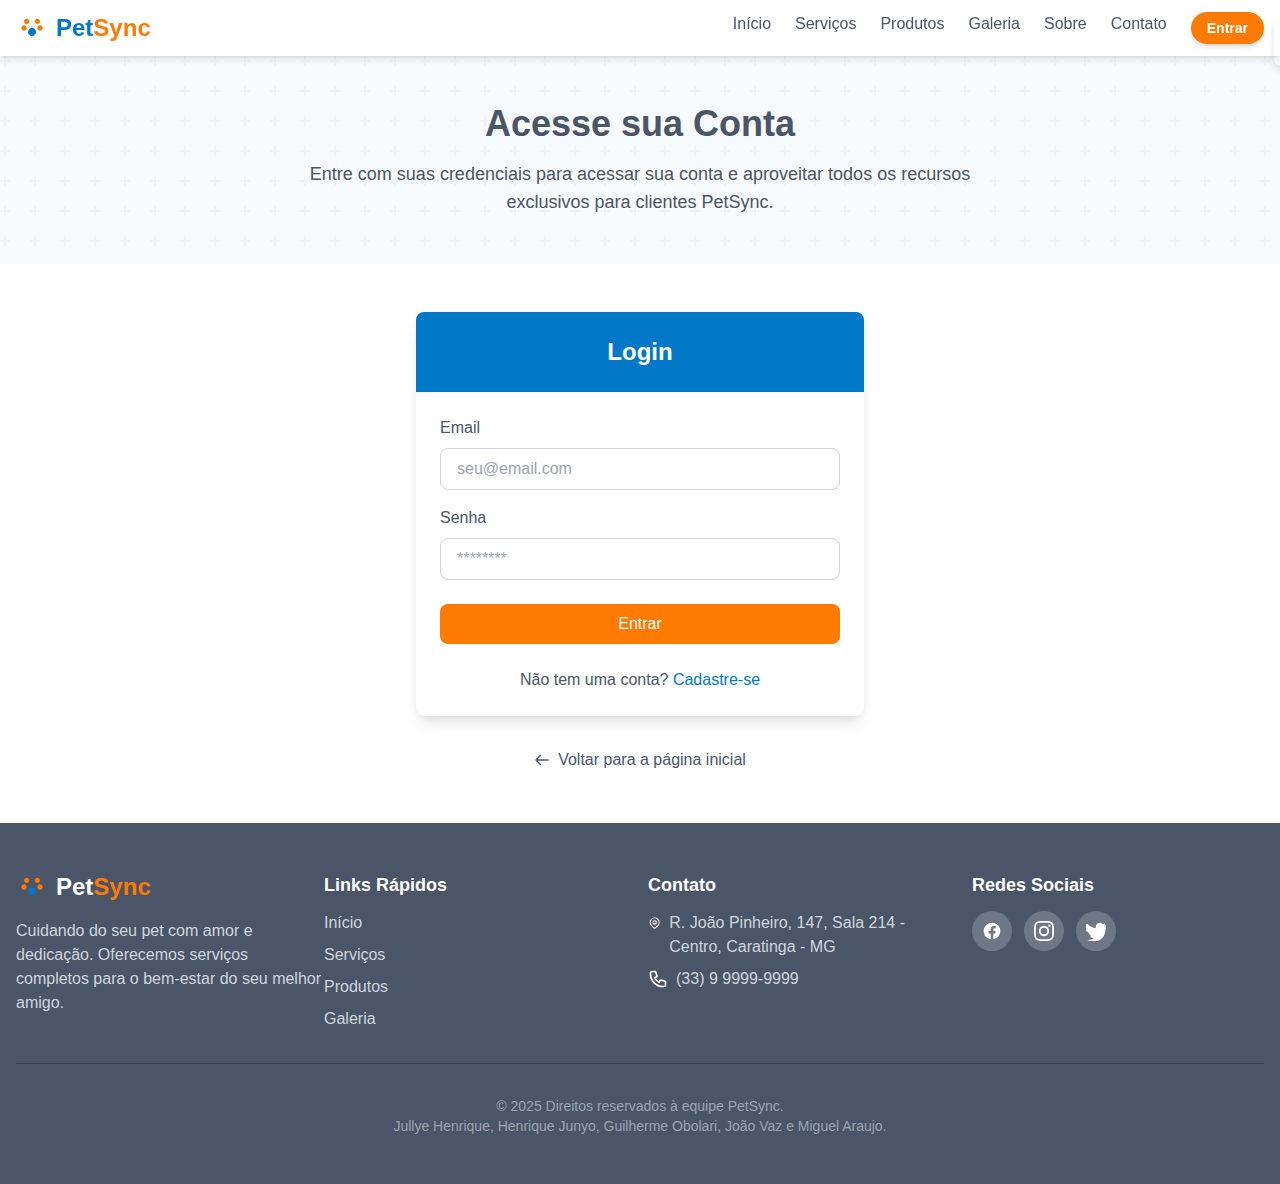
<file: perfil.html>
<!DOCTYPE html>
<!-- favicon -->
<link rel="icon" href="data:image/svg+xml,<svg xmlns=%22http://www.w3.org/2000/svg%22 viewBox=%220 0 100 100%22><text y=%22.9em%22 font-size=%2290%22>🐾</text></svg>">
<html lang="pt-BR">
<head>
    <meta charset="UTF-8">
    <meta name="viewport" content="width=device-width, initial-scale=1.0">
    <title>Meu Perfil - PetSync</title>
    <!-- Referência ao Tailwind CSS e configuração (mantendo o original) -->
    <script src="./saved_resource"></script>
    <script>
        tailwind.config = {
            theme: {
                extend: {
                    colors: {
                        petOrange: '#FF7A00',
                        petBlue: '#0078C8',
                        petGray: '#4A5568',
                        petLightGray: '#E2E8F0'
                    }
                }
            }
        }
    </script>
    <!-- Referência à fonte Poppins (mantendo o original) -->
    <link href="./css2" rel="stylesheet">
    <!-- Estilos específicos da página de perfil -->
    <style>
        body {
            font-family: 'Poppins', sans-serif;
        }
        .hero-pattern {
            background-color: #f7fafc;
            background-image: url("data:image/svg+xml,%3Csvg width='60' height='60' viewBox='0 0 60 60' xmlns='http://www.w3.org/2000/svg'%3E%3Cg fill='none' fill-rule='evenodd'%3E%3Cg fill='%23e2e8f0' fill-opacity='0.4'%3E%3Cpath d='M36 34v-4h-2v4h-4v2h4v4h2v-4h4v-2h-4zm0-30V0h-2v4h-4v2h4v4h2V6h4V4h-4zM6 34v-4H4v4H0v2h4v4h2v-4h4v-2H6zM6 4V0H4v4H0v2h4v4h2V6h4V4H6z'/%3E%3C/g%3E%3C/g%3E%3C/svg%3E");
        }
        .form-input:focus {
            border-color: #0078C8;
            box-shadow: 0 0 0 3px rgba(0, 120, 200, 0.2);
        }
        .profile-card {
            transition: all 0.3s ease;
        }
        .profile-card:hover {
            box-shadow: 0 10px 15px -3px rgba(0, 0, 0, 0.1), 0 4px 6px -2px rgba(0, 0, 0, 0.05);
        }
        .btn {
            transition: all 0.3s ease;
        }
        .btn:hover {
            transform: translateY(-2px);
        }
        .tab-content {
            display: none;
        }
        .tab-content.active {
            display: block;
        }
        .profile-nav-item {
            transition: all 0.2s ease;
        }
        .profile-nav-item:hover, .profile-nav-item.active {
            color: #0078C8;
            border-bottom: 2px solid #0078C8;
        }
    </style>
    <!-- Referência a um CSS original (mantendo o original) -->
    <link href="./3ea6e67a3e74024cf5f100ea6a2851bf.css" rel="stylesheet">
</head>
<body class="bg-gray-100">
    <!-- Navbar -->
    <nav class="bg-white shadow-md sticky top-0 z-50">
        <div class="container mx-auto px-4 py-3">
            <div class="flex justify-between items-center">
                <div class="flex items-center">
                    <a href="index.html" class="text-2xl font-bold text-petBlue flex items-center">
                        <svg class="w-8 h-8 mr-2" viewBox="0 0 24 24" fill="none" xmlns="http://www.w3.org/2000/svg">
                            <path d="M8 9C9.10457 9 10 8.10457 10 7C10 5.89543 9.10457 5 8 5C6.89543 5 6 5.89543 6 7C6 8.10457 6.89543 9 8 9Z" fill="#FF7A00"></path>
                            <path d="M16 9C17.1046 9 18 8.10457 18 7C18 5.89543 17.1046 5 16 5C14.8954 5 14 5.89543 14 7C14 8.10457 14.8954 9 16 9Z" fill="#FF7A00"></path>
                            <path d="M6 14C7.10457 14 8 13.1046 8 12C8 10.8954 7.10457 10 6 10C4.89543 10 4 10.8954 4 12C4 13.1046 4.89543 14 6 14Z" fill="#FF7A00"></path>
                            <path d="M18 14C19.1046 14 20 13.1046 20 12C20 10.8954 19.1046 10 18 10C16.8954 10 16 10.8954 16 12C16 13.1046 16.8954 14 18 14Z" fill="#FF7A00"></path>
                            <path d="M12 18C13.6569 18 15 16.6569 15 15C15 13.3431 13.6569 12 12 12C10.3431 12 9 13.3431 9 15C9 16.6569 10.3431 18 12 18Z" fill="#0078C8"></path>
                        </svg>
                        Pet<span class="text-petOrange">Sync</span>
                    </a>
                </div>
                
                <!-- Desktop Menu -->
                <div class="hidden md:flex space-x-6">
                    <a href="index.html" class="text-petGray hover:text-petBlue font-medium">Início</a>
                    <a href="index.html#servicos" class="text-petGray hover:text-petBlue font-medium">Serviços</a>
                    <a href="produtos.html" class="text-petGray hover:text-petBlue font-medium">Produtos</a>
                    <a href="galeria.html" class="text-petGray hover:text-petBlue font-medium">Galeria</a>
                    <a href="index.html#sobre" class="text-petGray hover:text-petBlue font-medium">Sobre</a>
                    <a href="index.html#contato" class="text-petGray hover:text-petBlue font-medium">Contato</a>
                    <a href="perfil.html" class="text-petBlue font-medium">Meu Perfil</a>
                </div>
                
                <!-- Mobile Menu Button -->
                <div class="md:hidden">
                    <button id="mobile-menu-button" class="text-petGray focus:outline-none">
                        <svg class="w-6 h-6" fill="none" stroke="currentColor" viewBox="0 0 24 24" xmlns="http://www.w3.org/2000/svg">
                            <path stroke-linecap="round" stroke-linejoin="round" stroke-width="2" d="M4 6h16M4 12h16M4 18h16"></path>
                        </svg>
                    </button>
                </div>
            </div>
            
            <!-- Mobile Menu -->
            <div id="mobile-menu" class="md:hidden hidden mt-3 pb-3">
                <a href="index.html" class="block py-2 text-petGray hover:text-petBlue font-medium">Início</a>
                <a href="index.html#servicos" class="block py-2 text-petGray hover:text-petBlue font-medium">Serviços</a>
                <a href="produtos.html" class="block py-2 text-petGray hover:text-petBlue font-medium">Produtos</a>
                <a href="galeria.html" class="block py-2 text-petGray hover:text-petBlue font-medium">Galeria</a>
                <a href="index.html#sobre" class="block py-2 text-petGray hover:text-petBlue font-medium">Sobre</a>
                <a href="index.html#contato" class="block py-2 text-petGray hover:text-petBlue font-medium">Contato</a>
                <a href="perfil.html" class="block py-2 text-petBlue font-medium">Meu Perfil</a>
            </div>
        </div>
    </nav>

    <!-- Hero Section -->
    <section class="hero-pattern py-12">
        <div class="container mx-auto px-4">
            <div class="text-center">
                <h1 class="text-4xl font-bold text-petGray mb-4">Meu Perfil</h1>
                <p class="text-lg text-gray-600 max-w-2xl mx-auto">
                    Gerencie suas informações pessoais, acompanhe seus pedidos e aproveite todos os benefícios de ser um cliente PetSync.
                </p>
            </div>
        </div>
    </section>

    <!-- Main Content -->
    <section class="py-12">
        <div class="container mx-auto px-4">
            <div class="flex flex-col md:flex-row gap-6">
                <!-- Profile Sidebar -->
                <div class="md:w-1/3 lg:w-1/4">
                    <div class="bg-white rounded-lg shadow-md p-6 profile-card mb-6">
                        <div class="flex flex-col items-center">
                            <div class="w-24 h-24 bg-petLightGray rounded-full flex items-center justify-center mb-4">
                                <svg class="w-12 h-12 text-petGray" fill="none" stroke="currentColor" viewBox="0 0 24 24" xmlns="http://www.w3.org/2000/svg">
                                    <path stroke-linecap="round" stroke-linejoin="round" stroke-width="2" d="M16 7a4 4 0 11-8 0 4 4 0 018 0zM12 14a7 7 0 00-7 7h14a7 7 0 00-7-7z"></path>
                                </svg>
                            </div>
                            <h2 class="text-xl font-bold text-petGray mb-1" id="profile-name">Carregando...</h2>
                            <p class="text-gray-500 mb-4" id="profile-email">carregando@email.com</p>
                            <div id="admin-badge" class="hidden bg-petOrange text-white text-xs font-bold px-3 py-1 rounded-full mb-4">
                                Administrador
                            </div>
                        </div>
                        
                        <div class="border-t border-gray-200 pt-4 mt-2">
                            <a href="#" id="logout-button" class="block text-center bg-gray-200 hover:bg-gray-300 text-petGray font-medium py-2 px-4 rounded-lg transition duration-300">
                                Sair da Conta
                            </a>
                        </div>
                    </div>
                    
                    <div class="bg-white rounded-lg shadow-md overflow-hidden profile-card">
                        <div class="p-4 bg-petBlue text-white">
                            <h3 class="font-semibold">Menu Rápido</h3>
                        </div>
                        <div class="p-4">
                            <ul class="space-y-2">
                                <li>
                                    <a href="#" class="profile-nav-item block py-2 px-3 rounded hover:bg-gray-50 active" data-tab="info">
                                        <div class="flex items-center">
                                            <svg class="w-5 h-5 mr-3 text-petGray" fill="none" stroke="currentColor" viewBox="0 0 24 24">
                                                <path stroke-linecap="round" stroke-linejoin="round" stroke-width="2" d="M16 7a4 4 0 11-8 0 4 4 0 018 0zM12 14a7 7 0 00-7 7h14a7 7 0 00-7-7z"></path>
                                            </svg>
                                            Informações Pessoais
                                        </div>
                                    </a>
                                </li>
                                <li>
                                    <a href="#" class="profile-nav-item block py-2 px-3 rounded hover:bg-gray-50" data-tab="pedidos">
                                        <div class="flex items-center">
                                            <svg class="w-5 h-5 mr-3 text-petGray" fill="none" stroke="currentColor" viewBox="0 0 24 24">
                                                <path stroke-linecap="round" stroke-linejoin="round" stroke-width="2" d="M16 11V7a4 4 0 00-8 0v4M5 9h14l1 12H4L5 9z"></path>
                                            </svg>
                                            Meus Pedidos
                                        </div>
                                    </a>
                                </li>
                                <li>
                                    <a href="#" class="profile-nav-item block py-2 px-3 rounded hover:bg-gray-50" data-tab="pets">
                                        <div class="flex items-center">
                                            <svg class="w-5 h-5 mr-3 text-petGray" fill="none" stroke="currentColor" viewBox="0 0 24 24">
                                                <path stroke-linecap="round" stroke-linejoin="round" stroke-width="2" d="M14 10h4.764a2 2 0 011.789 2.894l-3.5 7A2 2 0 0115.263 21h-4.017c-.163 0-.326-.02-.485-.06L7 20m7-10V5a2 2 0 00-2-2h-.095c-.5 0-.905.405-.905.905 0 .714-.211 1.412-.608 2.006L7 11v9m7-10h-2M7 20H5a2 2 0 01-2-2v-6a2 2 0 012-2h2.5"></path>
                                            </svg>
                                            Meus Pets
                                        </div>
                                    </a>
                                </li>
                                <li>
                                    <a href="#" class="profile-nav-item block py-2 px-3 rounded hover:bg-gray-50" data-tab="senha">
                                        <div class="flex items-center">
                                            <svg class="w-5 h-5 mr-3 text-petGray" fill="none" stroke="currentColor" viewBox="0 0 24 24">
                                                <path stroke-linecap="round" stroke-linejoin="round" stroke-width="2" d="M12 15v2m-6 4h12a2 2 0 002-2v-6a2 2 0 00-2-2H6a2 2 0 00-2 2v6a2 2 0 002 2zm10-10V7a4 4 0 00-8 0v4h8z"></path>
                                            </svg>
                                            Alterar Senha
                                        </div>
                                    </a>
                                </li>
                                <li id="admin-link" class="hidden">
                                    <a href="admin.html" class="block py-2 px-3 rounded hover:bg-gray-50 text-petOrange">
                                        <div class="flex items-center">
                                            <svg class="w-5 h-5 mr-3" fill="none" stroke="currentColor" viewBox="0 0 24 24">
                                                <path stroke-linecap="round" stroke-linejoin="round" stroke-width="2" d="M10.325 4.317c.426-1.756 2.924-1.756 3.35 0a1.724 1.724 0 002.573 1.066c1.543-.94 3.31.826 2.37 2.37a1.724 1.724 0 001.065 2.572c1.756.426 1.756 2.924 0 3.35a1.724 1.724 0 00-1.066 2.573c.94 1.543-.826 3.31-2.37 2.37a1.724 1.724 0 00-2.572 1.065c-.426 1.756-2.924 1.756-3.35 0a1.724 1.724 0 00-2.573-1.066c-1.543.94-3.31-.826-2.37-2.37a1.724 1.724 0 00-1.065-2.572c-1.756-.426-1.756-2.924 0-3.35a1.724 1.724 0 001.066-2.573c-.94-1.543.826-3.31 2.37-2.37.996.608 2.296.07 2.572-1.065z"></path>
                                                <path stroke-linecap="round" stroke-linejoin="round" stroke-width="2" d="M15 12a3 3 0 11-6 0 3 3 0 016 0z"></path>
                                            </svg>
                                            Painel Admin
                                        </div>
                                    </a>
                                </li>
                            </ul>
                        </div>
                    </div>
                </div>
                
                <!-- Profile Content -->
                <div class="md:w-2/3 lg:w-3/4">
                    <!-- Informações Pessoais Tab -->
                    <div id="info" class="tab-content active">
                        <div class="bg-white rounded-lg shadow-md p-6 profile-card">
                            <h2 class="text-2xl font-bold text-petGray mb-6">Informações Pessoais</h2>
                            
                            <div id="info-alert" class="mb-6 p-3 rounded-lg text-sm hidden"></div>
                            
                            <form id="info-form">
                                <div class="grid grid-cols-1 md:grid-cols-2 gap-6 mb-6">
                                    <div>
                                        <label for="name" class="block text-petGray font-medium mb-2">Nome Completo</label>
                                        <input type="text" id="name" class="w-full px-4 py-2 border border-gray-300 rounded-lg focus:outline-none form-input">
                                    </div>
                                    
                                    <div>
                                        <label for="email" class="block text-petGray font-medium mb-2">Email</label>
                                        <input type="email" id="email" class="w-full px-4 py-2 border border-gray-300 rounded-lg focus:outline-none form-input bg-gray-100" readonly>
                                    </div>
                                </div>
                                
                                <div class="grid grid-cols-1 md:grid-cols-2 gap-6 mb-6">
                                    <div>
                                        <label for="phone" class="block text-petGray font-medium mb-2">Telefone</label>
                                        <input type="tel" id="phone" class="w-full px-4 py-2 border border-gray-300 rounded-lg focus:outline-none form-input">
                                    </div>
                                    
                                    <div>
                                        <label for="birth-date" class="block text-petGray font-medium mb-2">Data de Nascimento</label>
                                        <input type="date" id="birth-date" class="w-full px-4 py-2 border border-gray-300 rounded-lg focus:outline-none form-input">
                                    </div>
                                </div>
                                
                                <div class="mb-6">
                                    <label for="address" class="block text-petGray font-medium mb-2">Endereço</label>
                                    <input type="text" id="address" class="w-full px-4 py-2 border border-gray-300 rounded-lg focus:outline-none form-input">
                                </div>
                                
                                <div class="grid grid-cols-1 md:grid-cols-3 gap-6 mb-6">
                                    <div>
                                        <label for="city" class="block text-petGray font-medium mb-2">Cidade</label>
                                        <input type="text" id="city" class="w-full px-4 py-2 border border-gray-300 rounded-lg focus:outline-none form-input">
                                    </div>
                                    
                                    <div>
                                        <label for="state" class="block text-petGray font-medium mb-2">Estado</label>
                                        <input type="text" id="state" class="w-full px-4 py-2 border border-gray-300 rounded-lg focus:outline-none form-input">
                                    </div>
                                    
                                    <div>
                                        <label for="zip" class="block text-petGray font-medium mb-2">CEP</label>
                                        <input type="text" id="zip" class="w-full px-4 py-2 border border-gray-300 rounded-lg focus:outline-none form-input">
                                    </div>
                                </div>
                                
                                <div class="flex justify-end">
                                    <button type="submit" class="bg-petBlue hover:bg-blue-600 text-white font-medium py-2 px-6 rounded-lg transition duration-300 btn">
                                        Salvar Alterações
                                    </button>
                                </div>
                            </form>
                        </div>
                    </div>
                    
                    <!-- Meus Pedidos Tab -->
                    <div id="pedidos" class="tab-content">
                        <div class="bg-white rounded-lg shadow-md p-6 profile-card">
                            <h2 class="text-2xl font-bold text-petGray mb-6">Meus Pedidos</h2>
                            
                            <div id="pedidos-container">
                                <div class="text-center py-12">
                                    <svg class="w-16 h-16 text-gray-400 mx-auto mb-4" fill="none" stroke="currentColor" viewBox="0 0 24 24" xmlns="http://www.w3.org/2000/svg">
                                        <path stroke-linecap="round" stroke-linejoin="round" stroke-width="2" d="M16 11V7a4 4 0 00-8 0v4M5 9h14l1 12H4L5 9z"></path>
                                    </svg>
                                    <h3 class="text-xl font-medium text-gray-500">Nenhum pedido encontrado</h3>
                                    <p class="text-gray-500 mt-2">Você ainda não realizou nenhum pedido.</p>
                                    <a href="produtos.html" class="inline-block mt-4 bg-petOrange hover:bg-orange-600 text-white font-medium py-2 px-6 rounded-lg transition duration-300">
                                        Ver Produtos
                                    </a>
                                </div>
                            </div>
                        </div>
                    </div>
                    
                    <!-- Meus Pets Tab -->
                    <div id="pets" class="tab-content">
                        <div class="bg-white rounded-lg shadow-md p-6 profile-card">
                            <div class="flex justify-between items-center mb-6">
                                <h2 class="text-2xl font-bold text-petGray">Meus Pets</h2>
                                <button id="add-pet-btn" class="bg-petOrange hover:bg-orange-600 text-white font-medium py-2 px-4 rounded-lg flex items-center transition duration-300 btn">
                                    <svg class="w-5 h-5 mr-2" fill="none" stroke="currentColor" viewBox="0 0 24 24" xmlns="http://www.w3.org/2000/svg">
                                        <path stroke-linecap="round" stroke-linejoin="round" stroke-width="2" d="M12 6v6m0 0v6m0-6h6m-6 0H6"></path>
                                    </svg>
                                    Adicionar Pet
                                </button>
                            </div>
                            
                            <div id="pets-container">
                                <div class="text-center py-12">
                                    <svg class="w-16 h-16 text-gray-400 mx-auto mb-4" fill="none" stroke="currentColor" viewBox="0 0 24 24" xmlns="http://www.w3.org/2000/svg">
                                        <path stroke-linecap="round" stroke-linejoin="round" stroke-width="2" d="M14 10h4.764a2 2 0 011.789 2.894l-3.5 7A2 2 0 0115.263 21h-4.017c-.163 0-.326-.02-.485-.06L7 20m7-10V5a2 2 0 00-2-2h-.095c-.5 0-.905.405-.905.905 0 .714-.211 1.412-.608 2.006L7 11v9m7-10h-2M7 20H5a2 2 0 01-2-2v-6a2 2 0 012-2h2.5"></path>
                                    </svg>
                                    <h3 class="text-xl font-medium text-gray-500">Nenhum pet cadastrado</h3>
                                    <p class="text-gray-500 mt-2">Adicione informações sobre seus pets para um atendimento personalizado.</p>
                                </div>
                            </div>
                        </div>
                    </div>
                    
                    <!-- Alterar Senha Tab -->
                    <div id="senha" class="tab-content">
                        <div class="bg-white rounded-lg shadow-md p-6 profile-card">
                            <h2 class="text-2xl font-bold text-petGray mb-6">Alterar Senha</h2>
                            
                            <div id="senha-alert" class="mb-6 p-3 rounded-lg text-sm hidden"></div>
                            
                            <form id="senha-form">
                                <div class="mb-4">
                                    <label for="current-password" class="block text-petGray font-medium mb-2">Senha Atual</label>
                                    <input type="password" id="current-password" class="w-full px-4 py-2 border border-gray-300 rounded-lg focus:outline-none form-input">
                                </div>
                                
                                <div class="mb-4">
                                    <label for="new-password" class="block text-petGray font-medium mb-2">Nova Senha</label>
                                    <input type="password" id="new-password" class="w-full px-4 py-2 border border-gray-300 rounded-lg focus:outline-none form-input">
                                </div>
                                
                                <div class="mb-6">
                                    <label for="confirm-password" class="block text-petGray font-medium mb-2">Confirmar Nova Senha</label>
                                    <input type="password" id="confirm-password" class="w-full px-4 py-2 border border-gray-300 rounded-lg focus:outline-none form-input">
                                </div>
                                
                                <div class="flex justify-end">
                                    <button type="submit" class="bg-petBlue hover:bg-blue-600 text-white font-medium py-2 px-6 rounded-lg transition duration-300 btn">
                                        Alterar Senha
                                    </button>
                                </div>
                            </form>
                        </div>
                    </div>
                </div>
            </div>
        </div>
    </section>

    <!-- Footer -->
    <footer class="bg-petGray text-white py-12">
        <div class="container mx-auto px-4">
            <div class="flex flex-col md:flex-row justify-between">
                <div class="mb-8 md:mb-0">
                    <div class="text-2xl font-bold text-white flex items-center mb-4">
                        <svg class="w-8 h-8 mr-2" viewBox="0 0 24 24" fill="none" xmlns="http://www.w3.org/2000/svg">
                            <path d="M8 9C9.10457 9 10 8.10457 10 7C10 5.89543 9.10457 5 8 5C6.89543 5 6 5.89543 6 7C6 8.10457 6.89543 9 8 9Z" fill="#FF7A00"></path>
                            <path d="M16 9C17.1046 9 18 8.10457 18 7C18 5.89543 17.1046 5 16 5C14.8954 5 14 5.89543 14 7C14 8.10457 14.8954 9 16 9Z" fill="#FF7A00"></path>
                            <path d="M6 14C7.10457 14 8 13.1046 8 12C8 10.8954 7.10457 10 6 10C4.89543 10 4 10.8954 4 12C4 13.1046 4.89543 14 6 14Z" fill="#FF7A00"></path>
                            <path d="M18 14C19.1046 14 20 13.1046 20 12C20 10.8954 19.1046 10 18 10C16.8954 10 16 10.8954 16 12C16 13.1046 16.8954 14 18 14Z" fill="#FF7A00"></path>
                            <path d="M12 18C13.6569 18 15 16.6569 15 15C15 13.3431 13.6569 12 12 12C10.3431 12 9 13.3431 9 15C9 16.6569 10.3431 18 12 18Z" fill="#0078C8"></path>
                        </svg>
                        Pet<span class="text-petOrange">Sync</span>
                    </div>
                    <p class="text-gray-300 max-w-md">
                        Cuidando do seu pet com amor e dedicação. Oferecemos serviços completos para o bem-estar do seu melhor amigo.
                    </p>
                </div>
                <div class="grid grid-cols-2 md:grid-cols-3 gap-8">
                    <div>
                        <h3 class="text-lg font-semibold mb-3">Links Rápidos</h3>
                        <ul class="space-y-2">
                            <li><a href="index.html" class="text-gray-300 hover:text-white">Início</a></li>
                            <li><a href="index.html#servicos" class="text-gray-300 hover:text-white">Serviços</a></li>
                            <li><a href="produtos.html" class="text-gray-300 hover:text-white">Produtos</a></li>
                            <li><a href="galeria.html" class="text-gray-300 hover:text-white">Galeria</a></li>
                        </ul>
                    </div>
                    <div>
                        <h3 class="text-lg font-semibold mb-3">Contato</h3>
                        <ul class="space-y-2">
                            <li class="flex items-start">
                                <svg class="w-5 h-5 mr-2 mt-0.5" fill="none" stroke="currentColor" viewBox="0 0 24 24">
                                    <path stroke-linecap="round" stroke-linejoin="round" stroke-width="2" d="M17.657 16.657L13.414 20.9a1.998 1.998 0 01-2.827 0l-4.244-4.243a8 8 0 1111.314 0z"></path>
                                    <path stroke-linecap="round" stroke-linejoin="round" stroke-width="2" d="M15 11a3 3 0 11-6 0 3 3 0 016 0z"></path>
                                </svg>
                                <span class="text-gray-300">R. João Pinheiro, 147, Sala 214 - Centro, Caratinga - MG</span>
                            </li>
                            <li class="flex items-center">
                                <svg class="w-5 h-5 mr-2" fill="none" stroke="currentColor" viewBox="0 0 24 24">
                                    <path stroke-linecap="round" stroke-linejoin="round" stroke-width="2" d="M3 5a2 2 0 012-2h3.28a1 1 0 01.948.684l1.498 4.493a1 1 0 01-.502 1.21l-2.257 1.13a11.042 11.042 0 005.516 5.516l1.13-2.257a1 1 0 011.21-.502l4.493 1.498a1 1 0 01.684.949V19a2 2 0 01-2 2h-1C9.716 21 3 14.284 3 6V5z"></path>
                                </svg>
                                <span class="text-gray-300">(33) 9 9999-9999</span>
                            </li>
                        </ul>
                    </div>
                    <div>
                        <h3 class="text-lg font-semibold mb-3">Redes Sociais</h3>
                        <div class="flex space-x-3">
                            <a href="#" class="w-10 h-10 bg-white bg-opacity-20 rounded-full flex items-center justify-center hover:bg-petOrange transition duration-300">
                                <svg class="w-5 h-5" fill="currentColor" viewBox="0 0 24 24">
                                    <path d="M22 12c0-5.523-4.477-10-10-10S2 6.477 2 12c0 4.991 3.657 9.128 8.438 9.878v-6.987h-2.54V12h2.54V9.797c0-2.506 1.492-3.89 3.777-3.89 1.094 0 2.238.195 2.238.195v2.46h-1.26c-1.243 0-1.63.771-1.63 1.562V12h2.773l-.443 2.89h-2.33v6.988C18.343 21.128 22 16.991 22 12z"/>
                                </svg>
                            </a>
                            <a href="#" class="w-10 h-10 bg-white bg-opacity-20 rounded-full flex items-center justify-center hover:bg-petOrange transition duration-300">
                                <svg class="w-5 h-5" fill="currentColor" viewBox="0 0 24 24">
                                    <path d="M12 2.163c3.204 0 3.584.012 4.85.07 3.252.148 4.771 1.691 4.919 4.919.058 1.265.069 1.645.069 4.849 0 3.205-.012 3.584-.069 4.849-.149 3.225-1.664 4.771-4.919 4.919-1.266.058-1.644.07-4.85.07-3.204 0-3.584-.012-4.849-.07-3.26-.149-4.771-1.699-4.919-4.92-.058-1.265-.07-1.644-.07-4.849 0-3.204.013-3.583.07-4.849.149-3.227 1.664-4.771 4.919-4.919 1.266-.057 1.645-.069 4.849-.069zM12 0C8.741 0 8.333.014 7.053.072 2.695.272.273 2.69.073 7.052.014 8.333 0 8.741 0 12c0 3.259.014 3.668.072 4.948.2 4.358 2.618 6.78 6.98 6.98C8.333 23.986 8.741 24 12 24c3.259 0 3.668-.014 4.948-.072 4.354-.2 6.782-2.618 6.979-6.98.059-1.28.073-1.689.073-4.948 0-3.259-.014-3.667-.072-4.947-.196-4.354-2.617-6.78-6.979-6.98C15.668.014 15.259 0 12 0zm0 5.838a6.162 6.162 0 100 12.324 6.162 6.162 0 000-12.324zM12 16a4 4 0 110-8 4 4 0 010 8zm6.406-11.845a1.44 1.44 0 100 2.881 1.44 1.44 0 000-2.881z"/>
                                </svg>
                            </a>
                            <a href="#" class="w-10 h-10 bg-white bg-opacity-20 rounded-full flex items-center justify-center hover:bg-petOrange transition duration-300">
                                <svg class="w-5 h-5" fill="currentColor" viewBox="0 0 24 24">
                                    <path d="M23.954 4.569c-.885.39-1.83.654-2.825.775a4.932 4.932 0 002.163-2.724 9.864 9.864 0 01-3.127 1.195 4.916 4.916 0 00-8.373 4.482A13.944 13.944 0 011.671 3.15a4.916 4.916 0 003.195 9.723 4.902 4.902 0 01-2.223-.616v.06a4.916 4.916 0 003.946 4.814 4.935 4.935 0 01-2.212.085 4.917 4.917 0 004.588 3.415 9.868 9.868 0 01-6.102 2.104c-.39 0-.779-.023-1.17-.067a13.995 13.995 0 007.557 2.209c9.054 0 13.999-7.496 13.999-13.986 0-.209 0-.42-.015-.63a9.936 9.936 0 002.46-2.548l-.047-.02z"/>
                                </svg>
                            </a>
                        </div>
                    </div>
                </div>
            </div>
            <div class="border-t border-gray-700 mt-8 pt-8 text-center">
                <p class="text-gray-400 text-sm">
                    © 2025 Direitos reservados à equipe PetSync. <br>
                    Jullye Henrique, Henrique Junyo, Guilherme Obolari, João Vaz e Miguel Araujo.
                </p>
            </div>
        </div>
    </footer>

    <!-- Scripts -->
    <script src="scripts/navegacao.js"></script>
    <script src="scripts/auth.js"></script>
    <script>
        document.addEventListener('DOMContentLoaded', function() {
            // Verificar se o usuário está logado
            if (!isLoggedIn()) {
                window.location.href = 'login.html?redirect=perfil.html';
                return;
            }
            
            // Carregar dados do usuário
            const currentUser = JSON.parse(localStorage.getItem('petsync_current_user'));
            if (currentUser) {
                document.getElementById('profile-name').textContent = currentUser.name;
                document.getElementById('profile-email').textContent = currentUser.email;
                
                // Preencher formulário de informações pessoais
                document.getElementById('name').value = currentUser.name;
                document.getElementById('email').value = currentUser.email;
                document.getElementById('phone').value = currentUser.phone || '';
                
                // Mostrar badge de admin se aplicável
                if (currentUser.role === 'admin') {
                    document.getElementById('admin-badge').classList.remove('hidden');
                    document.getElementById('admin-link').classList.remove('hidden');
                }
            }
            
            // Configurar logout
            document.getElementById('logout-button').addEventListener('click', function(e) {
                e.preventDefault();
                logout();
            });
            
            // Configurar navegação por tabs
            const tabLinks = document.querySelectorAll('[data-tab]');
            const tabContents = document.querySelectorAll('.tab-content');
            
            tabLinks.forEach(link => {
                link.addEventListener('click', function(e) {
                    e.preventDefault();
                    
                    const tabId = this.getAttribute('data-tab');
                    
                    // Remover classe ativa de todos os links e conteúdos
                    tabLinks.forEach(l => l.classList.remove('active'));
                    tabContents.forEach(c => c.classList.remove('active'));
                    
                    // Adicionar classe ativa ao link e conteúdo clicado
                    this.classList.add('active');
                    document.getElementById(tabId).classList.add('active');
                });
            });
            
            // Configurar formulário de informações pessoais
            document.getElementById('info-form').addEventListener('submit', function(e) {
                e.preventDefault();
                
                const name = document.getElementById('name').value;
                const phone = document.getElementById('phone').value;
                const birthDate = document.getElementById('birth-date').value;
                const address = document.getElementById('address').value;
                const city = document.getElementById('city').value;
                const state = document.getElementById('state').value;
                const zip = document.getElementById('zip').value;
                
                // Atualizar dados do usuário
                const users = JSON.parse(localStorage.getItem('petsync_users')) || [];
                const currentUser = JSON.parse(localStorage.getItem('petsync_current_user'));
                
                if (currentUser) {
                    const userIndex = users.findIndex(u => u.id === currentUser.id);
                    
                    if (userIndex !== -1) {
                        users[userIndex].name = name;
                        users[userIndex].phone = phone;
                        users[userIndex].birthDate = birthDate;
                        users[userIndex].address = address;
                        users[userIndex].city = city;
                        users[userIndex].state = state;
                        users[userIndex].zip = zip;
                        
                        localStorage.setItem('petsync_users', JSON.stringify(users));
                        
                        // Atualizar usuário atual
                        const updatedUser = {
                            ...currentUser,
                            name,
                            phone,
                            birthDate,
                            address,
                            city,
                            state,
                            zip
                        };
                        
                        localStorage.setItem('petsync_current_user', JSON.stringify(updatedUser));
                        
                        // Atualizar nome na página
                        document.getElementById('profile-name').textContent = name;
                        
                        // Mostrar mensagem de sucesso
                        const infoAlert = document.getElementById('info-alert');
                        infoAlert.textContent = 'Informações atualizadas com sucesso!';
                        infoAlert.className = 'mb-6 p-3 rounded-lg text-sm bg-green-100 text-green-800';
                        infoAlert.classList.remove('hidden');
                        
                        // Esconder mensagem após 3 segundos
                        setTimeout(() => {
                            infoAlert.classList.add('hidden');
                        }, 3000);
                    }
                }
            });
            
            // Configurar formulário de alteração de senha
            document.getElementById('senha-form').addEventListener('submit', function(e) {
                e.preventDefault();
                
                const currentPassword = document.getElementById('current-password').value;
                const newPassword = document.getElementById('new-password').value;
                const confirmPassword = document.getElementById('confirm-password').value;
                const senhaAlert = document.getElementById('senha-alert');
                
                // Validar campos
                if (!currentPassword || !newPassword || !confirmPassword) {
                    senhaAlert.textContent = 'Por favor, preencha todos os campos.';
                    senhaAlert.className = 'mb-6 p-3 rounded-lg text-sm bg-red-100 text-red-800';
                    senhaAlert.classList.remove('hidden');
                    return;
                }
                
                if (newPassword !== confirmPassword) {
                    senhaAlert.textContent = 'As senhas não coincidem.';
                    senhaAlert.className = 'mb-6 p-3 rounded-lg text-sm bg-red-100 text-red-800';
                    senhaAlert.classList.remove('hidden');
                    return;
                }
                
                // Verificar senha atual
                const users = JSON.parse(localStorage.getItem('petsync_users')) || [];
                const currentUser = JSON.parse(localStorage.getItem('petsync_current_user'));
                
                if (currentUser) {
                    const userIndex = users.findIndex(u => u.id === currentUser.id);
                    
                    if (userIndex !== -1) {
                        if (users[userIndex].password !== currentPassword) {
                            senhaAlert.textContent = 'Senha atual incorreta.';
                            senhaAlert.className = 'mb-6 p-3 rounded-lg text-sm bg-red-100 text-red-800';
                            senhaAlert.classList.remove('hidden');
                            return;
                        }
                        
                        // Atualizar senha
                        users[userIndex].password = newPassword;
                        localStorage.setItem('petsync_users', JSON.stringify(users));
                        
                        // Limpar formulário
                        document.getElementById('current-password').value = '';
                        document.getElementById('new-password').value = '';
                        document.getElementById('confirm-password').value = '';
                        
                        // Mostrar mensagem de sucesso
                        senhaAlert.textContent = 'Senha alterada com sucesso!';
                        senhaAlert.className = 'mb-6 p-3 rounded-lg text-sm bg-green-100 text-green-800';
                        senhaAlert.classList.remove('hidden');
                        
                        // Esconder mensagem após 3 segundos
                        setTimeout(() => {
                            senhaAlert.classList.add('hidden');
                        }, 3000);
                    }
                }
            });
            
            // Mobile menu toggle
            document.getElementById('mobile-menu-button').addEventListener('click', function() {
                const mobileMenu = document.getElementById('mobile-menu');
                mobileMenu.classList.toggle('hidden');
            });
        });
    </script>
</body>
</html>
</file>
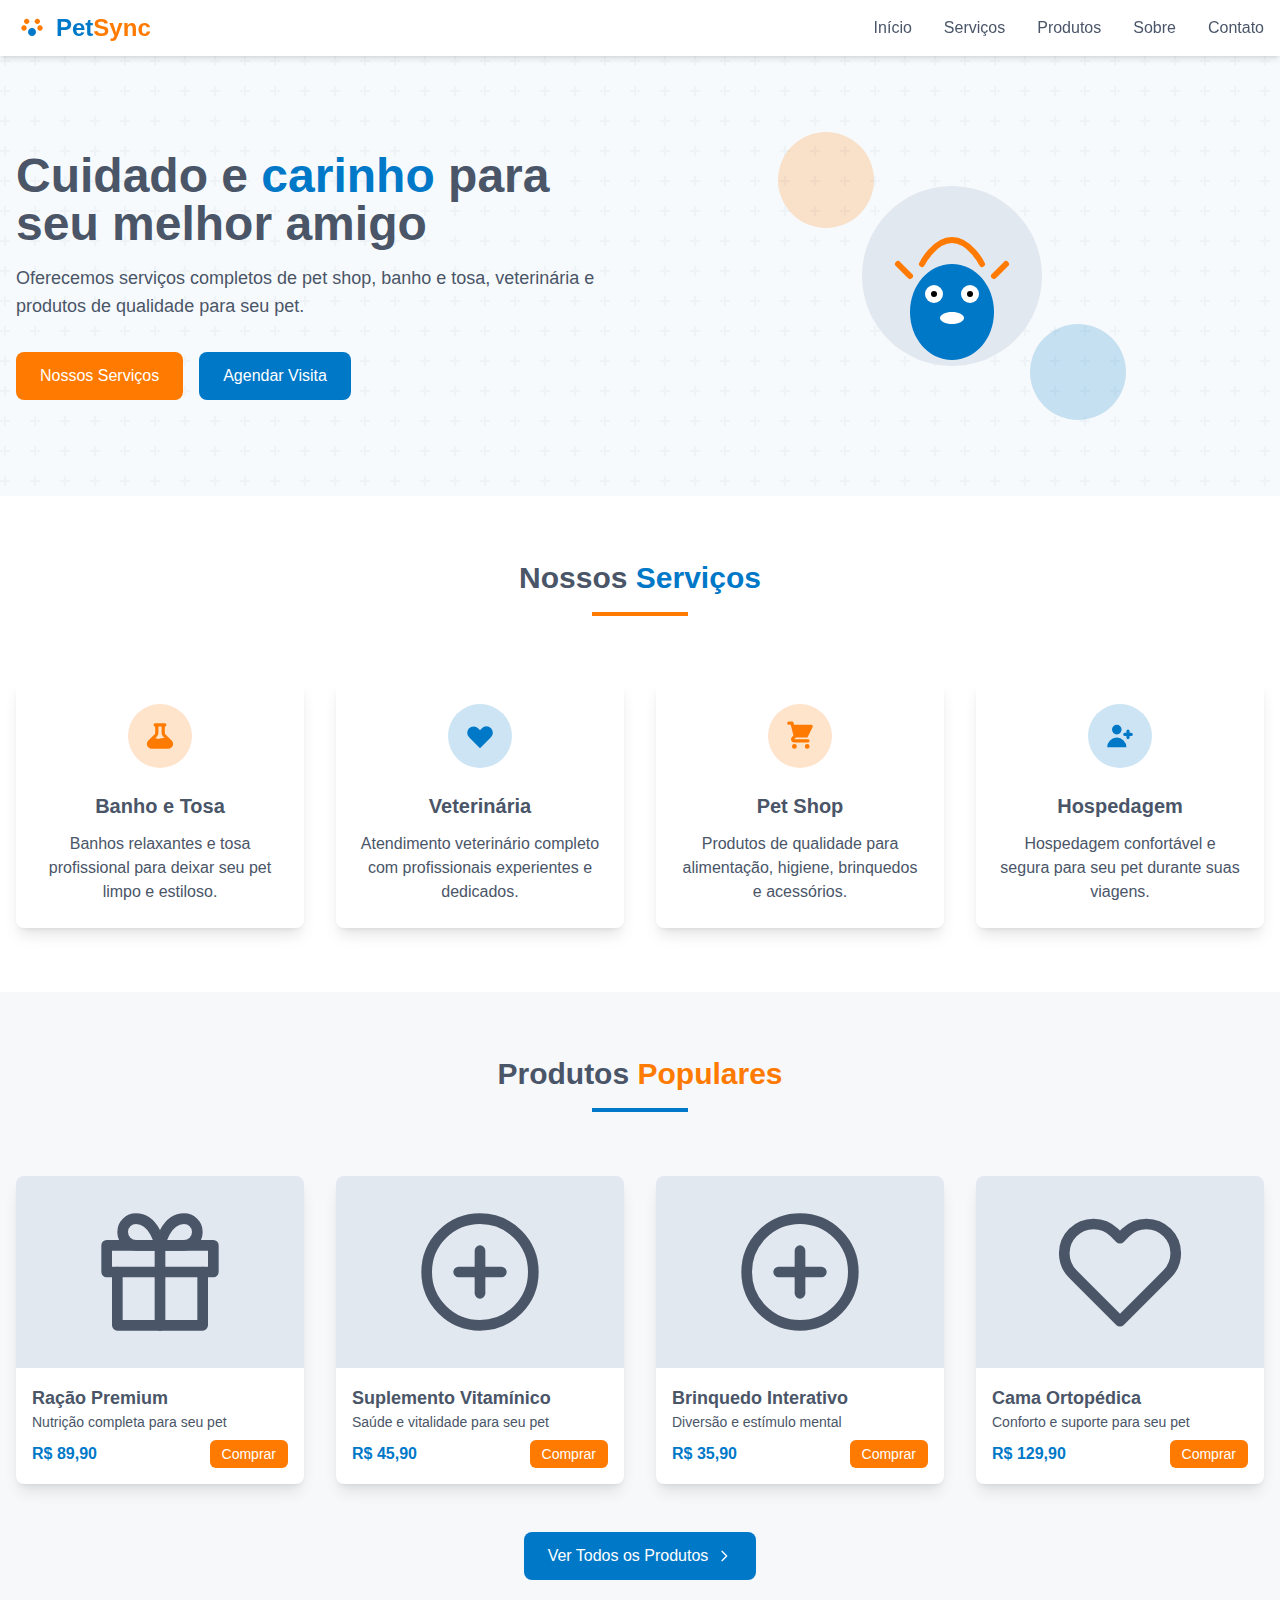
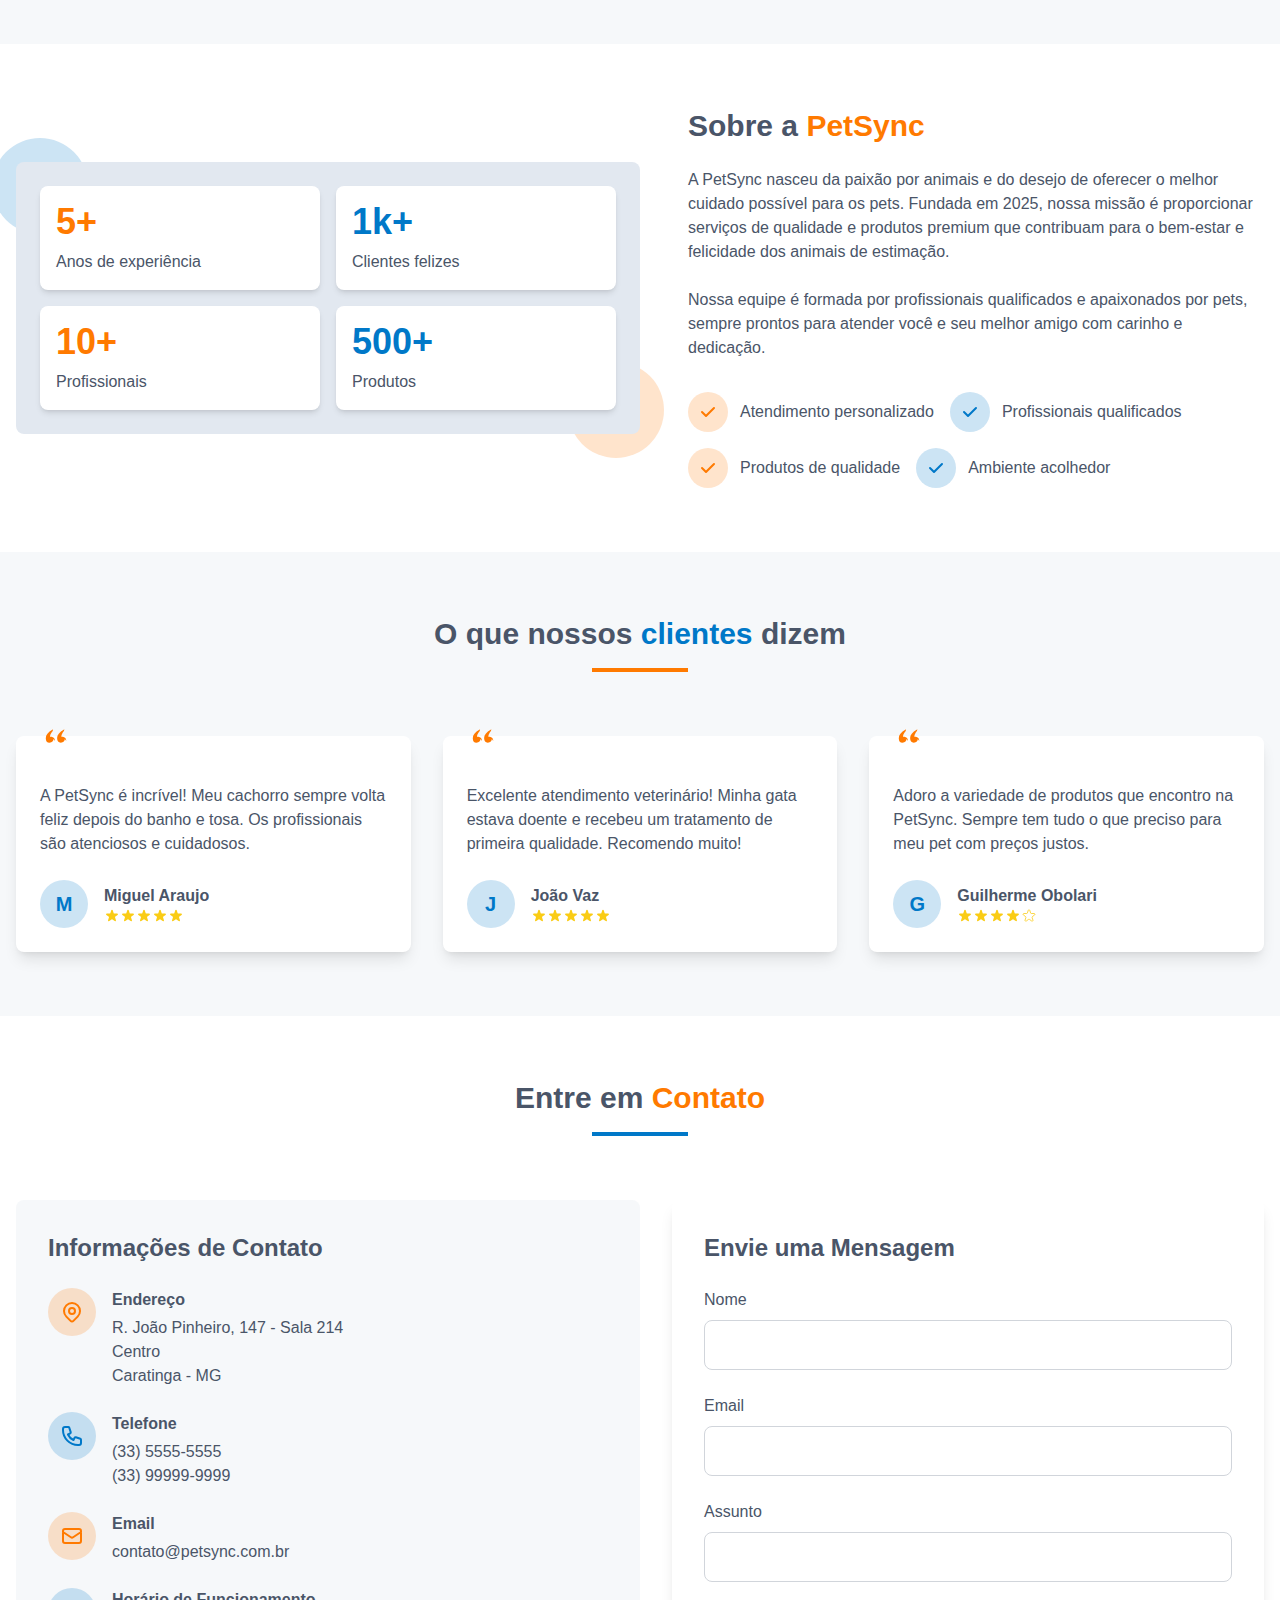
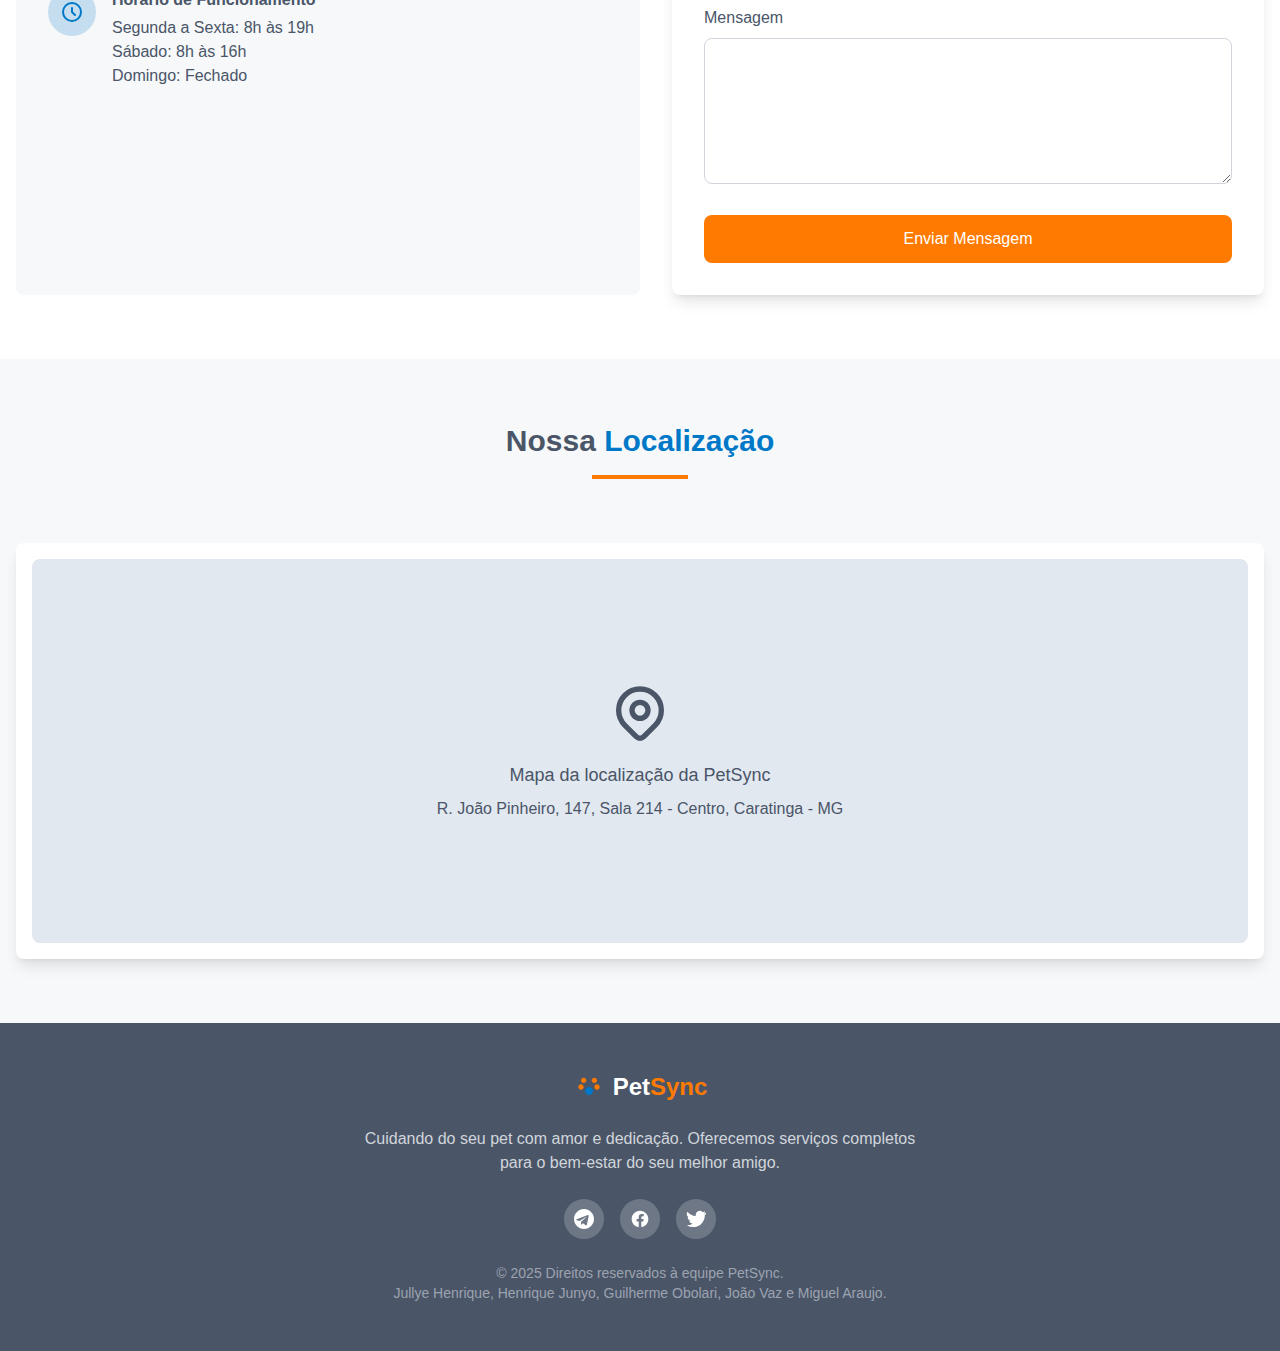
<file: PetSync.html>
<!DOCTYPE html>
<!-- saved from url=(0140)https://bccphhfewybbdcmg.canva-hosted-embed.com/codelet/AAEAEGJjY3BoaGZld3liYmRjbWcAAAAAAZcR-Uj5pUNqCpz2DmUNsHhtqoOIRLttvQ0J3XLMefAP9xV6Au4/ -->
<html lang="pt-BR"><head><meta http-equiv="Content-Type" content="text/html; charset=UTF-8">
    
    <meta name="viewport" content="width=device-width, initial-scale=1.0">
    <title>PetSync - Seu Pet, Nossa Paixão</title>
    <script src="./saved_resource"></script>
    <script>
        tailwind.config = {
            theme: {
                extend: {
                    colors: {
                        petOrange: '#FF7A00',
                        petBlue: '#0078C8',
                        petGray: '#4A5568',
                        petLightGray: '#E2E8F0'
                    }
                }
            }
        }
    </script>
    <link href="./css2" rel="stylesheet">
    <style>
        body {
            font-family: 'Poppins', sans-serif;
        }
        .hero-pattern {
            background-color: #f7fafc;
            background-image: url("data:image/svg+xml,%3Csvg width='60' height='60' viewBox='0 0 60 60' xmlns='http://www.w3.org/2000/svg'%3E%3Cg fill='none' fill-rule='evenodd'%3E%3Cg fill='%23e2e8f0' fill-opacity='0.4'%3E%3Cpath d='M36 34v-4h-2v4h-4v2h4v4h2v-4h4v-2h-4zm0-30V0h-2v4h-4v2h4v4h2V6h4V4h-4zM6 34v-4H4v4H0v2h4v4h2v-4h4v-2H6zM6 4V0H4v4H0v2h4v4h2V6h4V4H6z'/%3E%3C/g%3E%3C/g%3E%3C/svg%3E");
        }
        .paw-print {
            position: relative;
            display: inline-block;
        }
    </style>
<style>*, ::before, ::after{--tw-border-spacing-x:0;--tw-border-spacing-y:0;--tw-translate-x:0;--tw-translate-y:0;--tw-rotate:0;--tw-skew-x:0;--tw-skew-y:0;--tw-scale-x:1;--tw-scale-y:1;--tw-pan-x: ;--tw-pan-y: ;--tw-pinch-zoom: ;--tw-scroll-snap-strictness:proximity;--tw-gradient-from-position: ;--tw-gradient-via-position: ;--tw-gradient-to-position: ;--tw-ordinal: ;--tw-slashed-zero: ;--tw-numeric-figure: ;--tw-numeric-spacing: ;--tw-numeric-fraction: ;--tw-ring-inset: ;--tw-ring-offset-width:0px;--tw-ring-offset-color:#fff;--tw-ring-color:rgb(59 130 246 / 0.5);--tw-ring-offset-shadow:0 0 #0000;--tw-ring-shadow:0 0 #0000;--tw-shadow:0 0 #0000;--tw-shadow-colored:0 0 #0000;--tw-blur: ;--tw-brightness: ;--tw-contrast: ;--tw-grayscale: ;--tw-hue-rotate: ;--tw-invert: ;--tw-saturate: ;--tw-sepia: ;--tw-drop-shadow: ;--tw-backdrop-blur: ;--tw-backdrop-brightness: ;--tw-backdrop-contrast: ;--tw-backdrop-grayscale: ;--tw-backdrop-hue-rotate: ;--tw-backdrop-invert: ;--tw-backdrop-opacity: ;--tw-backdrop-saturate: ;--tw-backdrop-sepia: ;--tw-contain-size: ;--tw-contain-layout: ;--tw-contain-paint: ;--tw-contain-style: }::backdrop{--tw-border-spacing-x:0;--tw-border-spacing-y:0;--tw-translate-x:0;--tw-translate-y:0;--tw-rotate:0;--tw-skew-x:0;--tw-skew-y:0;--tw-scale-x:1;--tw-scale-y:1;--tw-pan-x: ;--tw-pan-y: ;--tw-pinch-zoom: ;--tw-scroll-snap-strictness:proximity;--tw-gradient-from-position: ;--tw-gradient-via-position: ;--tw-gradient-to-position: ;--tw-ordinal: ;--tw-slashed-zero: ;--tw-numeric-figure: ;--tw-numeric-spacing: ;--tw-numeric-fraction: ;--tw-ring-inset: ;--tw-ring-offset-width:0px;--tw-ring-offset-color:#fff;--tw-ring-color:rgb(59 130 246 / 0.5);--tw-ring-offset-shadow:0 0 #0000;--tw-ring-shadow:0 0 #0000;--tw-shadow:0 0 #0000;--tw-shadow-colored:0 0 #0000;--tw-blur: ;--tw-brightness: ;--tw-contrast: ;--tw-grayscale: ;--tw-hue-rotate: ;--tw-invert: ;--tw-saturate: ;--tw-sepia: ;--tw-drop-shadow: ;--tw-backdrop-blur: ;--tw-backdrop-brightness: ;--tw-backdrop-contrast: ;--tw-backdrop-grayscale: ;--tw-backdrop-hue-rotate: ;--tw-backdrop-invert: ;--tw-backdrop-opacity: ;--tw-backdrop-saturate: ;--tw-backdrop-sepia: ;--tw-contain-size: ;--tw-contain-layout: ;--tw-contain-paint: ;--tw-contain-style: }/* ! tailwindcss v3.4.16 | MIT License | https://tailwindcss.com */*,::after,::before{box-sizing:border-box;border-width:0;border-style:solid;border-color:#e5e7eb}::after,::before{--tw-content:''}:host,html{line-height:1.5;-webkit-text-size-adjust:100%;-moz-tab-size:4;tab-size:4;font-family:ui-sans-serif, system-ui, sans-serif, "Apple Color Emoji", "Segoe UI Emoji", "Segoe UI Symbol", "Noto Color Emoji";font-feature-settings:normal;font-variation-settings:normal;-webkit-tap-highlight-color:transparent}body{margin:0;line-height:inherit}hr{height:0;color:inherit;border-top-width:1px}abbr:where([title]){-webkit-text-decoration:underline dotted;text-decoration:underline dotted}h1,h2,h3,h4,h5,h6{font-size:inherit;font-weight:inherit}a{color:inherit;text-decoration:inherit}b,strong{font-weight:bolder}code,kbd,pre,samp{font-family:ui-monospace, SFMono-Regular, Menlo, Monaco, Consolas, "Liberation Mono", "Courier New", monospace;font-feature-settings:normal;font-variation-settings:normal;font-size:1em}small{font-size:80%}sub,sup{font-size:75%;line-height:0;position:relative;vertical-align:baseline}sub{bottom:-.25em}sup{top:-.5em}table{text-indent:0;border-color:inherit;border-collapse:collapse}button,input,optgroup,select,textarea{font-family:inherit;font-feature-settings:inherit;font-variation-settings:inherit;font-size:100%;font-weight:inherit;line-height:inherit;letter-spacing:inherit;color:inherit;margin:0;padding:0}button,select{text-transform:none}button,input:where([type=button]),input:where([type=reset]),input:where([type=submit]){-webkit-appearance:button;background-color:transparent;background-image:none}:-moz-focusring{outline:auto}:-moz-ui-invalid{box-shadow:none}progress{vertical-align:baseline}::-webkit-inner-spin-button,::-webkit-outer-spin-button{height:auto}[type=search]{-webkit-appearance:textfield;outline-offset:-2px}::-webkit-search-decoration{-webkit-appearance:none}::-webkit-file-upload-button{-webkit-appearance:button;font:inherit}summary{display:list-item}blockquote,dd,dl,figure,h1,h2,h3,h4,h5,h6,hr,p,pre{margin:0}fieldset{margin:0;padding:0}legend{padding:0}menu,ol,ul{list-style:none;margin:0;padding:0}dialog{padding:0}textarea{resize:vertical}input::placeholder,textarea::placeholder{opacity:1;color:#9ca3af}[role=button],button{cursor:pointer}:disabled{cursor:default}audio,canvas,embed,iframe,img,object,svg,video{display:block;vertical-align:middle}img,video{max-width:100%;height:auto}[hidden]:where(:not([hidden=until-found])){display:none}.container{width:100%}@media (min-width: 640px){.container{max-width:640px}}@media (min-width: 768px){.container{max-width:768px}}@media (min-width: 1024px){.container{max-width:1024px}}@media (min-width: 1280px){.container{max-width:1280px}}@media (min-width: 1536px){.container{max-width:1536px}}.absolute{position:absolute}.relative{position:relative}.sticky{position:sticky}.-bottom-6{bottom:-1.5rem}.-left-6{left:-1.5rem}.-right-6{right:-1.5rem}.-top-4{top:-1rem}.-top-6{top:-1.5rem}.left-6{left:1.5rem}.top-0{top:0px}.z-10{z-index:10}.z-50{z-index:50}.mx-auto{margin-left:auto;margin-right:auto}.mb-1{margin-bottom:0.25rem}.mb-10{margin-bottom:2.5rem}.mb-16{margin-bottom:4rem}.mb-2{margin-bottom:0.5rem}.mb-3{margin-bottom:0.75rem}.mb-4{margin-bottom:1rem}.mb-6{margin-bottom:1.5rem}.mb-8{margin-bottom:2rem}.ml-2{margin-left:0.5rem}.mr-2{margin-right:0.5rem}.mr-3{margin-right:0.75rem}.mr-4{margin-right:1rem}.mt-12{margin-top:3rem}.mt-2{margin-top:0.5rem}.mt-4{margin-top:1rem}.block{display:block}.flex{display:flex}.inline-flex{display:inline-flex}.grid{display:grid}.hidden{display:none}.h-1{height:0.25rem}.h-10{height:2.5rem}.h-12{height:3rem}.h-16{height:4rem}.h-24{height:6rem}.h-32{height:8rem}.h-4{height:1rem}.h-48{height:12rem}.h-5{height:1.25rem}.h-6{height:1.5rem}.h-8{height:2rem}.h-96{height:24rem}.h-auto{height:auto}.h-full{height:100%}.w-10{width:2.5rem}.w-12{width:3rem}.w-16{width:4rem}.w-24{width:6rem}.w-32{width:8rem}.w-4{width:1rem}.w-5{width:1.25rem}.w-6{width:1.5rem}.w-8{width:2rem}.w-full{width:100%}.max-w-md{max-width:28rem}.flex-shrink-0{flex-shrink:0}.grid-cols-1{grid-template-columns:repeat(1, minmax(0, 1fr))}.grid-cols-2{grid-template-columns:repeat(2, minmax(0, 1fr))}.flex-col{flex-direction:column}.flex-wrap{flex-wrap:wrap}.items-start{align-items:flex-start}.items-center{align-items:center}.justify-center{justify-content:center}.justify-between{justify-content:space-between}.gap-4{gap:1rem}.gap-8{gap:2rem}.space-x-4 > :not([hidden]) ~ :not([hidden]){--tw-space-x-reverse:0;margin-right:calc(1rem * var(--tw-space-x-reverse));margin-left:calc(1rem * calc(1 - var(--tw-space-x-reverse)))}.space-x-8 > :not([hidden]) ~ :not([hidden]){--tw-space-x-reverse:0;margin-right:calc(2rem * var(--tw-space-x-reverse));margin-left:calc(2rem * calc(1 - var(--tw-space-x-reverse)))}.space-y-4 > :not([hidden]) ~ :not([hidden]){--tw-space-y-reverse:0;margin-top:calc(1rem * calc(1 - var(--tw-space-y-reverse)));margin-bottom:calc(1rem * var(--tw-space-y-reverse))}.overflow-hidden{overflow:hidden}.rounded-full{border-radius:9999px}.rounded-lg{border-radius:0.5rem}.rounded-md{border-radius:0.375rem}.border{border-width:1px}.border-gray-300{--tw-border-opacity:1;border-color:rgb(209 213 219 / var(--tw-border-opacity, 1))}.bg-white{--tw-bg-opacity:1;background-color:rgb(255 255 255 / var(--tw-bg-opacity, 1))}.bg-petBlue{--tw-bg-opacity:1;background-color:rgb(0 120 200 / var(--tw-bg-opacity, 1))}.bg-petGray{--tw-bg-opacity:1;background-color:rgb(74 85 104 / var(--tw-bg-opacity, 1))}.bg-petLightGray{--tw-bg-opacity:1;background-color:rgb(226 232 240 / var(--tw-bg-opacity, 1))}.bg-petOrange{--tw-bg-opacity:1;background-color:rgb(255 122 0 / var(--tw-bg-opacity, 1))}.bg-opacity-20{--tw-bg-opacity:0.2}.bg-opacity-30{--tw-bg-opacity:0.3}.p-4{padding:1rem}.p-6{padding:1.5rem}.p-8{padding:2rem}.px-3{padding-left:0.75rem;padding-right:0.75rem}.px-4{padding-left:1rem;padding-right:1rem}.px-6{padding-left:1.5rem;padding-right:1.5rem}.py-1{padding-top:0.25rem;padding-bottom:0.25rem}.py-12{padding-top:3rem;padding-bottom:3rem}.py-16{padding-top:4rem;padding-bottom:4rem}.py-2{padding-top:0.5rem;padding-bottom:0.5rem}.py-3{padding-top:0.75rem;padding-bottom:0.75rem}.pb-2{padding-bottom:0.5rem}.pt-4{padding-top:1rem}.pt-6{padding-top:1.5rem}.text-center{text-align:center}.text-2xl{font-size:1.5rem;line-height:2rem}.text-3xl{font-size:1.875rem;line-height:2.25rem}.text-4xl{font-size:2.25rem;line-height:2.5rem}.text-lg{font-size:1.125rem;line-height:1.75rem}.text-sm{font-size:0.875rem;line-height:1.25rem}.text-xl{font-size:1.25rem;line-height:1.75rem}.font-bold{font-weight:700}.font-medium{font-weight:500}.font-semibold{font-weight:600}.text-gray-300{--tw-text-opacity:1;color:rgb(209 213 219 / var(--tw-text-opacity, 1))}.text-petBlue{--tw-text-opacity:1;color:rgb(0 120 200 / var(--tw-text-opacity, 1))}.text-petGray{--tw-text-opacity:1;color:rgb(74 85 104 / var(--tw-text-opacity, 1))}.text-petOrange{--tw-text-opacity:1;color:rgb(255 122 0 / var(--tw-text-opacity, 1))}.text-white{--tw-text-opacity:1;color:rgb(255 255 255 / var(--tw-text-opacity, 1))}.text-yellow-400{--tw-text-opacity:1;color:rgb(250 204 21 / var(--tw-text-opacity, 1))}.opacity-20{opacity:0.2}.shadow-lg{--tw-shadow:0 10px 15px -3px rgb(0 0 0 / 0.1), 0 4px 6px -4px rgb(0 0 0 / 0.1);--tw-shadow-colored:0 10px 15px -3px var(--tw-shadow-color), 0 4px 6px -4px var(--tw-shadow-color);box-shadow:var(--tw-ring-offset-shadow, 0 0 #0000), var(--tw-ring-shadow, 0 0 #0000), var(--tw-shadow)}.shadow-md{--tw-shadow:0 4px 6px -1px rgb(0 0 0 / 0.1), 0 2px 4px -2px rgb(0 0 0 / 0.1);--tw-shadow-colored:0 4px 6px -1px var(--tw-shadow-color), 0 2px 4px -2px var(--tw-shadow-color);box-shadow:var(--tw-ring-offset-shadow, 0 0 #0000), var(--tw-ring-shadow, 0 0 #0000), var(--tw-shadow)}.transition{transition-property:color, background-color, border-color, fill, stroke, opacity, box-shadow, transform, filter, -webkit-text-decoration-color, -webkit-backdrop-filter;transition-property:color, background-color, border-color, text-decoration-color, fill, stroke, opacity, box-shadow, transform, filter, backdrop-filter;transition-property:color, background-color, border-color, text-decoration-color, fill, stroke, opacity, box-shadow, transform, filter, backdrop-filter, -webkit-text-decoration-color, -webkit-backdrop-filter;transition-timing-function:cubic-bezier(0.4, 0, 0.2, 1);transition-duration:150ms}.transition-transform{transition-property:transform;transition-timing-function:cubic-bezier(0.4, 0, 0.2, 1);transition-duration:150ms}.duration-300{transition-duration:300ms}.hover\:-translate-y-2:hover{--tw-translate-y:-0.5rem;transform:translate(var(--tw-translate-x), var(--tw-translate-y)) rotate(var(--tw-rotate)) skewX(var(--tw-skew-x)) skewY(var(--tw-skew-y)) scaleX(var(--tw-scale-x)) scaleY(var(--tw-scale-y))}.hover\:bg-blue-700:hover{--tw-bg-opacity:1;background-color:rgb(29 78 216 / var(--tw-bg-opacity, 1))}.hover\:bg-orange-600:hover{--tw-bg-opacity:1;background-color:rgb(234 88 12 / var(--tw-bg-opacity, 1))}.hover\:bg-petOrange:hover{--tw-bg-opacity:1;background-color:rgb(255 122 0 / var(--tw-bg-opacity, 1))}.hover\:text-petBlue:hover{--tw-text-opacity:1;color:rgb(0 120 200 / var(--tw-text-opacity, 1))}.focus\:outline-none:focus{outline:2px solid transparent;outline-offset:2px}.focus\:ring-2:focus{--tw-ring-offset-shadow:var(--tw-ring-inset) 0 0 0 var(--tw-ring-offset-width) var(--tw-ring-offset-color);--tw-ring-shadow:var(--tw-ring-inset) 0 0 0 calc(2px + var(--tw-ring-offset-width)) var(--tw-ring-color);box-shadow:var(--tw-ring-offset-shadow), var(--tw-ring-shadow), var(--tw-shadow, 0 0 #0000)}.focus\:ring-petBlue:focus{--tw-ring-opacity:1;--tw-ring-color:rgb(0 120 200 / var(--tw-ring-opacity, 1))}@media (min-width: 640px){.sm\:grid-cols-2{grid-template-columns:repeat(2, minmax(0, 1fr))}.sm\:flex-row{flex-direction:row}.sm\:space-x-4 > :not([hidden]) ~ :not([hidden]){--tw-space-x-reverse:0;margin-right:calc(1rem * var(--tw-space-x-reverse));margin-left:calc(1rem * calc(1 - var(--tw-space-x-reverse)))}.sm\:space-y-0 > :not([hidden]) ~ :not([hidden]){--tw-space-y-reverse:0;margin-top:calc(0px * calc(1 - var(--tw-space-y-reverse)));margin-bottom:calc(0px * var(--tw-space-y-reverse))}}@media (min-width: 768px){.md\:mb-0{margin-bottom:0px}.md\:flex{display:flex}.md\:hidden{display:none}.md\:w-1\/2{width:50%}.md\:grid-cols-2{grid-template-columns:repeat(2, minmax(0, 1fr))}.md\:grid-cols-3{grid-template-columns:repeat(3, minmax(0, 1fr))}.md\:grid-cols-4{grid-template-columns:repeat(4, minmax(0, 1fr))}.md\:flex-row{flex-direction:row}.md\:py-24{padding-top:6rem;padding-bottom:6rem}.md\:pl-12{padding-left:3rem}.md\:pl-8{padding-left:2rem}.md\:text-5xl{font-size:3rem;line-height:1}}@media (min-width: 1024px){.lg\:grid-cols-4{grid-template-columns:repeat(4, minmax(0, 1fr))}}</style></head>
<body class="bg-white">
    <!-- Navbar -->
    <nav class="bg-white shadow-md sticky top-0 z-50">
        <div class="container mx-auto px-4 py-3">
            <div class="flex justify-between items-center">
                <div class="flex items-center">
                    <div class="text-2xl font-bold text-petBlue flex items-center">
                        <svg class="w-8 h-8 mr-2" viewBox="0 0 24 24" fill="none" xmlns="http://www.w3.org/2000/svg">
                            <path d="M8 9C9.10457 9 10 8.10457 10 7C10 5.89543 9.10457 5 8 5C6.89543 5 6 5.89543 6 7C6 8.10457 6.89543 9 8 9Z" fill="#FF7A00"></path>
                            <path d="M16 9C17.1046 9 18 8.10457 18 7C18 5.89543 17.1046 5 16 5C14.8954 5 14 5.89543 14 7C14 8.10457 14.8954 9 16 9Z" fill="#FF7A00"></path>
                            <path d="M6 14C7.10457 14 8 13.1046 8 12C8 10.8954 7.10457 10 6 10C4.89543 10 4 10.8954 4 12C4 13.1046 4.89543 14 6 14Z" fill="#FF7A00"></path>
                            <path d="M18 14C19.1046 14 20 13.1046 20 12C20 10.8954 19.1046 10 18 10C16.8954 10 16 10.8954 16 12C16 13.1046 16.8954 14 18 14Z" fill="#FF7A00"></path>
                            <path d="M12 18C13.6569 18 15 16.6569 15 15C15 13.3431 13.6569 12 12 12C10.3431 12 9 13.3431 9 15C9 16.6569 10.3431 18 12 18Z" fill="#0078C8"></path>
                        </svg>
                        Pet<span class="text-petOrange">Sync</span>
                    </div>
                </div>
                
                <!-- Desktop Menu -->
                <div class="hidden md:flex space-x-8">
                    <a href="https://bccphhfewybbdcmg.canva-hosted-embed.com/codelet/AAEAEGJjY3BoaGZld3liYmRjbWcAAAAAAZcR-Uj5pUNqCpz2DmUNsHhtqoOIRLttvQ0J3XLMefAP9xV6Au4/#" class="text-petGray hover:text-petBlue font-medium">Início</a>
                    <a href="https://bccphhfewybbdcmg.canva-hosted-embed.com/codelet/AAEAEGJjY3BoaGZld3liYmRjbWcAAAAAAZcR-Uj5pUNqCpz2DmUNsHhtqoOIRLttvQ0J3XLMefAP9xV6Au4/#services" class="text-petGray hover:text-petBlue font-medium">Serviços</a>
                    <a href="https://bccphhfewybbdcmg.canva-hosted-embed.com/codelet/AAEAEGJjY3BoaGZld3liYmRjbWcAAAAAAZcR-Uj5pUNqCpz2DmUNsHhtqoOIRLttvQ0J3XLMefAP9xV6Au4/#products" class="text-petGray hover:text-petBlue font-medium">Produtos</a>
                    <a href="https://bccphhfewybbdcmg.canva-hosted-embed.com/codelet/AAEAEGJjY3BoaGZld3liYmRjbWcAAAAAAZcR-Uj5pUNqCpz2DmUNsHhtqoOIRLttvQ0J3XLMefAP9xV6Au4/#about" class="text-petGray hover:text-petBlue font-medium">Sobre</a>
                    <a href="https://bccphhfewybbdcmg.canva-hosted-embed.com/codelet/AAEAEGJjY3BoaGZld3liYmRjbWcAAAAAAZcR-Uj5pUNqCpz2DmUNsHhtqoOIRLttvQ0J3XLMefAP9xV6Au4/#contact" class="text-petGray hover:text-petBlue font-medium">Contato</a>
                </div>
                
                <!-- Mobile Menu Button -->
                <div class="md:hidden">
                    <button id="mobile-menu-button" class="text-petGray focus:outline-none">
                        <svg class="w-6 h-6" fill="none" stroke="currentColor" viewBox="0 0 24 24" xmlns="http://www.w3.org/2000/svg">
                            <path stroke-linecap="round" stroke-linejoin="round" stroke-width="2" d="M4 6h16M4 12h16M4 18h16"></path>
                        </svg>
                    </button>
                </div>
            </div>
            
            <!-- Mobile Menu -->
            <div id="mobile-menu" class="md:hidden hidden pt-4 pb-2">
                <a href="https://bccphhfewybbdcmg.canva-hosted-embed.com/codelet/AAEAEGJjY3BoaGZld3liYmRjbWcAAAAAAZcR-Uj5pUNqCpz2DmUNsHhtqoOIRLttvQ0J3XLMefAP9xV6Au4/#" class="block py-2 text-petGray hover:text-petBlue font-medium">Início</a>
                <a href="https://bccphhfewybbdcmg.canva-hosted-embed.com/codelet/AAEAEGJjY3BoaGZld3liYmRjbWcAAAAAAZcR-Uj5pUNqCpz2DmUNsHhtqoOIRLttvQ0J3XLMefAP9xV6Au4/#services" class="block py-2 text-petGray hover:text-petBlue font-medium">Serviços</a>
                <a href="https://bccphhfewybbdcmg.canva-hosted-embed.com/codelet/AAEAEGJjY3BoaGZld3liYmRjbWcAAAAAAZcR-Uj5pUNqCpz2DmUNsHhtqoOIRLttvQ0J3XLMefAP9xV6Au4/#products" class="block py-2 text-petGray hover:text-petBlue font-medium">Produtos</a>
                <a href="https://bccphhfewybbdcmg.canva-hosted-embed.com/codelet/AAEAEGJjY3BoaGZld3liYmRjbWcAAAAAAZcR-Uj5pUNqCpz2DmUNsHhtqoOIRLttvQ0J3XLMefAP9xV6Au4/#about" class="block py-2 text-petGray hover:text-petBlue font-medium">Sobre</a>
                <a href="https://bccphhfewybbdcmg.canva-hosted-embed.com/codelet/AAEAEGJjY3BoaGZld3liYmRjbWcAAAAAAZcR-Uj5pUNqCpz2DmUNsHhtqoOIRLttvQ0J3XLMefAP9xV6Au4/#contact" class="block py-2 text-petGray hover:text-petBlue font-medium">Contato</a>
            </div>
        </div>
    </nav>

    <!-- Hero Section -->
    <section class="hero-pattern py-16 md:py-24">
        <div class="container mx-auto px-4">
            <div class="flex flex-col md:flex-row items-center">
                <div class="md:w-1/2 mb-10 md:mb-0">
                    <h1 class="text-4xl md:text-5xl font-bold text-petGray mb-4">Cuidado e <span class="text-petBlue">carinho</span> para seu melhor amigo</h1>
                    <p class="text-lg text-petGray mb-8">Oferecemos serviços completos de pet shop, banho e tosa, veterinária e produtos de qualidade para seu pet.</p>
                    <div class="flex flex-col sm:flex-row space-y-4 sm:space-y-0 sm:space-x-4">
                        <a href="https://bccphhfewybbdcmg.canva-hosted-embed.com/codelet/AAEAEGJjY3BoaGZld3liYmRjbWcAAAAAAZcR-Uj5pUNqCpz2DmUNsHhtqoOIRLttvQ0J3XLMefAP9xV6Au4/#services" class="bg-petOrange hover:bg-orange-600 text-white font-medium py-3 px-6 rounded-lg text-center transition duration-300">Nossos Serviços</a>
                        <a href="https://bccphhfewybbdcmg.canva-hosted-embed.com/codelet/AAEAEGJjY3BoaGZld3liYmRjbWcAAAAAAZcR-Uj5pUNqCpz2DmUNsHhtqoOIRLttvQ0J3XLMefAP9xV6Au4/#contact" class="bg-petBlue hover:bg-blue-700 text-white font-medium py-3 px-6 rounded-lg text-center transition duration-300">Agendar Visita</a>
                    </div>
                </div>
                <div class="md:w-1/2 flex justify-center">
                    <div class="relative">
                        <div class="absolute -top-6 -left-6 w-24 h-24 bg-petOrange rounded-full opacity-20"></div>
                        <div class="absolute -bottom-6 -right-6 w-24 h-24 bg-petBlue rounded-full opacity-20"></div>
                        <svg class="w-full h-auto max-w-md" viewBox="0 0 500 400" fill="none" xmlns="http://www.w3.org/2000/svg">
                            <circle cx="250" cy="200" r="150" fill="#E2E8F0"></circle>
                            <path d="M320 260C320 304.183 289.036 340 250 340C210.964 340 180 304.183 180 260C180 215.817 210.964 180 250 180C289.036 180 320 215.817 320 260Z" fill="#0078C8"></path>
                            <circle cx="220" cy="230" r="15" fill="white"></circle>
                            <circle cx="280" cy="230" r="15" fill="white"></circle>
                            <path d="M230 270C230 275.523 238.954 280 250 280C261.046 280 270 275.523 270 270C270 264.477 261.046 260 250 260C238.954 260 230 264.477 230 270Z" fill="white"></path>
                            <path d="M200 180C200 180 220 140 250 140C280 140 300 180 300 180" stroke="#FF7A00" stroke-width="10" stroke-linecap="round"></path>
                            <path d="M180 200L160 180" stroke="#FF7A00" stroke-width="10" stroke-linecap="round"></path>
                            <path d="M320 200L340 180" stroke="#FF7A00" stroke-width="10" stroke-linecap="round"></path>
                            <circle cx="220" cy="230" r="5" fill="black"></circle>
                            <circle cx="280" cy="230" r="5" fill="black"></circle>
                        </svg>
                    </div>
                </div>
            </div>
        </div>
    </section>

    <!-- Services Section -->
    <section id="services" class="py-16 bg-white">
        <div class="container mx-auto px-4">
            <div class="text-center mb-16">
                <h2 class="text-3xl font-bold text-petGray">Nossos <span class="text-petBlue">Serviços</span></h2>
                <div class="w-24 h-1 bg-petOrange mx-auto mt-4"></div>
            </div>
            
            <div class="grid grid-cols-1 md:grid-cols-2 lg:grid-cols-4 gap-8">
                <!-- Service 1 -->
                <div class="bg-white rounded-lg shadow-lg p-6 transition-transform duration-300 hover:-translate-y-2">
                    <div class="w-16 h-16 bg-petOrange bg-opacity-20 rounded-full flex items-center justify-center mb-6 mx-auto">
                        <svg class="w-8 h-8 text-petOrange" fill="currentColor" viewBox="0 0 20 20" xmlns="http://www.w3.org/2000/svg">
                            <path fill-rule="evenodd" d="M7 2a1 1 0 00-.707 1.707L7 4.414v3.758a1 1 0 01-.293.707l-4 4C.817 14.769 2.156 18 4.828 18h10.343c2.673 0 4.012-3.231 2.122-5.121l-4-4A1 1 0 0113 8.172V4.414l.707-.707A1 1 0 0013 2H7zm2 6.172V4h2v4.172a3 3 0 00.879 2.12l1.027 1.028a4 4 0 00-2.171.102l-.47.156a4 4 0 01-2.53 0l-.563-.187a1.993 1.993 0 00-.114-.035l1.063-1.063A3 3 0 009 8.172z" clip-rule="evenodd"></path>
                        </svg>
                    </div>
                    <h3 class="text-xl font-semibold text-petGray text-center mb-3">Banho e Tosa</h3>
                    <p class="text-petGray text-center">Banhos relaxantes e tosa profissional para deixar seu pet limpo e estiloso.</p>
                </div>
                
                <!-- Service 2 -->
                <div class="bg-white rounded-lg shadow-lg p-6 transition-transform duration-300 hover:-translate-y-2">
                    <div class="w-16 h-16 bg-petBlue bg-opacity-20 rounded-full flex items-center justify-center mb-6 mx-auto">
                        <svg class="w-8 h-8 text-petBlue" fill="currentColor" viewBox="0 0 20 20" xmlns="http://www.w3.org/2000/svg">
                            <path fill-rule="evenodd" d="M3.172 5.172a4 4 0 015.656 0L10 6.343l1.172-1.171a4 4 0 115.656 5.656L10 17.657l-6.828-6.829a4 4 0 010-5.656z" clip-rule="evenodd"></path>
                        </svg>
                    </div>
                    <h3 class="text-xl font-semibold text-petGray text-center mb-3">Veterinária</h3>
                    <p class="text-petGray text-center">Atendimento veterinário completo com profissionais experientes e dedicados.</p>
                </div>
                
                <!-- Service 3 -->
                <div class="bg-white rounded-lg shadow-lg p-6 transition-transform duration-300 hover:-translate-y-2">
                    <div class="w-16 h-16 bg-petOrange bg-opacity-20 rounded-full flex items-center justify-center mb-6 mx-auto">
                        <svg class="w-8 h-8 text-petOrange" fill="currentColor" viewBox="0 0 20 20" xmlns="http://www.w3.org/2000/svg">
                            <path d="M3 1a1 1 0 000 2h1.22l.305 1.222a.997.997 0 00.01.042l1.358 5.43-.893.892C3.74 11.846 4.632 14 6.414 14H15a1 1 0 000-2H6.414l1-1H14a1 1 0 00.894-.553l3-6A1 1 0 0017 3H6.28l-.31-1.243A1 1 0 005 1H3zM16 16.5a1.5 1.5 0 11-3 0 1.5 1.5 0 013 0zM6.5 18a1.5 1.5 0 100-3 1.5 1.5 0 000 3z"></path>
                        </svg>
                    </div>
                    <h3 class="text-xl font-semibold text-petGray text-center mb-3">Pet Shop</h3>
                    <p class="text-petGray text-center">Produtos de qualidade para alimentação, higiene, brinquedos e acessórios.</p>
                </div>
                
                <!-- Service 4 -->
                <div class="bg-white rounded-lg shadow-lg p-6 transition-transform duration-300 hover:-translate-y-2">
                    <div class="w-16 h-16 bg-petBlue bg-opacity-20 rounded-full flex items-center justify-center mb-6 mx-auto">
                        <svg class="w-8 h-8 text-petBlue" fill="currentColor" viewBox="0 0 20 20" xmlns="http://www.w3.org/2000/svg">
                            <path d="M8 9a3 3 0 100-6 3 3 0 000 6zM8 11a6 6 0 016 6H2a6 6 0 016-6zM16 7a1 1 0 10-2 0v1h-1a1 1 0 100 2h1v1a1 1 0 102 0v-1h1a1 1 0 100-2h-1V7z"></path>
                        </svg>
                    </div>
                    <h3 class="text-xl font-semibold text-petGray text-center mb-3">Hospedagem</h3>
                    <p class="text-petGray text-center">Hospedagem confortável e segura para seu pet durante suas viagens.</p>
                </div>
            </div>
        </div>
    </section>

    <!-- Products Section -->
    <section id="products" class="py-16 bg-petLightGray bg-opacity-30">
        <div class="container mx-auto px-4">
            <div class="text-center mb-16">
                <h2 class="text-3xl font-bold text-petGray">Produtos <span class="text-petOrange">Populares</span></h2>
                <div class="w-24 h-1 bg-petBlue mx-auto mt-4"></div>
            </div>
            
            <div class="grid grid-cols-1 sm:grid-cols-2 lg:grid-cols-4 gap-8">
                <!-- Product 1 -->
                <div class="bg-white rounded-lg shadow-lg overflow-hidden transition-transform duration-300 hover:-translate-y-2">
                    <div class="h-48 bg-petLightGray flex items-center justify-center p-4">
                        <svg class="w-32 h-32 text-petGray" viewBox="0 0 24 24" fill="none" xmlns="http://www.w3.org/2000/svg">
                            <path d="M20 12V22H4V12" stroke="currentColor" stroke-width="2" stroke-linecap="round" stroke-linejoin="round"></path>
                            <path d="M22 7H2V12H22V7Z" stroke="currentColor" stroke-width="2" stroke-linecap="round" stroke-linejoin="round"></path>
                            <path d="M12 22V7" stroke="currentColor" stroke-width="2" stroke-linecap="round" stroke-linejoin="round"></path>
                            <path d="M12 7H16.5C17.163 7 17.7989 6.73661 18.2678 6.26777C18.7366 5.79893 19 5.16304 19 4.5C19 3.83696 18.7366 3.20107 18.2678 2.73223C17.7989 2.26339 17.163 2 16.5 2C13 2 12 7 12 7Z" stroke="currentColor" stroke-width="2" stroke-linecap="round" stroke-linejoin="round"></path>
                            <path d="M12 7H7.5C6.83696 7 6.20107 6.73661 5.73223 6.26777C5.26339 5.79893 5 5.16304 5 4.5C5 3.83696 5.26339 3.20107 5.73223 2.73223C6.20107 2.26339 6.83696 2 7.5 2C11 2 12 7 12 7Z" stroke="currentColor" stroke-width="2" stroke-linecap="round" stroke-linejoin="round"></path>
                        </svg>
                    </div>
                    <div class="p-4">
                        <h3 class="text-lg font-semibold text-petGray">Ração Premium</h3>
                        <p class="text-petGray text-sm mb-2">Nutrição completa para seu pet</p>
                        <div class="flex justify-between items-center">
                            <span class="text-petBlue font-bold">R$ 89,90</span>
                            <button class="bg-petOrange hover:bg-orange-600 text-white px-3 py-1 rounded-md text-sm transition duration-300">Comprar</button>
                        </div>
                    </div>
                </div>
                
                <!-- Product 2 -->
                <div class="bg-white rounded-lg shadow-lg overflow-hidden transition-transform duration-300 hover:-translate-y-2">
                    <div class="h-48 bg-petLightGray flex items-center justify-center p-4">
                        <svg class="w-32 h-32 text-petGray" viewBox="0 0 24 24" fill="none" xmlns="http://www.w3.org/2000/svg">
                            <circle cx="12" cy="12" r="10" stroke="currentColor" stroke-width="2"></circle>
                            <path d="M12 8V16" stroke="currentColor" stroke-width="2" stroke-linecap="round"></path>
                            <path d="M16 12H8" stroke="currentColor" stroke-width="2" stroke-linecap="round"></path>
                        </svg>
                    </div>
                    <div class="p-4">
                        <h3 class="text-lg font-semibold text-petGray">Suplemento Vitamínico</h3>
                        <p class="text-petGray text-sm mb-2">Saúde e vitalidade para seu pet</p>
                        <div class="flex justify-between items-center">
                            <span class="text-petBlue font-bold">R$ 45,90</span>
                            <button class="bg-petOrange hover:bg-orange-600 text-white px-3 py-1 rounded-md text-sm transition duration-300">Comprar</button>
                        </div>
                    </div>
                </div>
                
                <!-- Product 3 -->
                <div class="bg-white rounded-lg shadow-lg overflow-hidden transition-transform duration-300 hover:-translate-y-2">
                    <div class="h-48 bg-petLightGray flex items-center justify-center p-4">
                        <svg class="w-32 h-32 text-petGray" viewBox="0 0 24 24" fill="none" xmlns="http://www.w3.org/2000/svg">
                            <path d="M12 22C17.5228 22 22 17.5228 22 12C22 6.47715 17.5228 2 12 2C6.47715 2 2 6.47715 2 12C2 17.5228 6.47715 22 12 22Z" stroke="currentColor" stroke-width="2" stroke-linecap="round" stroke-linejoin="round"></path>
                            <path d="M12 8V16" stroke="currentColor" stroke-width="2" stroke-linecap="round" stroke-linejoin="round"></path>
                            <path d="M8 12H16" stroke="currentColor" stroke-width="2" stroke-linecap="round" stroke-linejoin="round"></path>
                        </svg>
                    </div>
                    <div class="p-4">
                        <h3 class="text-lg font-semibold text-petGray">Brinquedo Interativo</h3>
                        <p class="text-petGray text-sm mb-2">Diversão e estímulo mental</p>
                        <div class="flex justify-between items-center">
                            <span class="text-petBlue font-bold">R$ 35,90</span>
                            <button class="bg-petOrange hover:bg-orange-600 text-white px-3 py-1 rounded-md text-sm transition duration-300">Comprar</button>
                        </div>
                    </div>
                </div>
                
                <!-- Product 4 -->
                <div class="bg-white rounded-lg shadow-lg overflow-hidden transition-transform duration-300 hover:-translate-y-2">
                    <div class="h-48 bg-petLightGray flex items-center justify-center p-4">
                        <svg class="w-32 h-32 text-petGray" viewBox="0 0 24 24" fill="none" xmlns="http://www.w3.org/2000/svg">
                            <path d="M20.84 4.61a5.5 5.5 0 0 0-7.78 0L12 5.67l-1.06-1.06a5.5 5.5 0 0 0-7.78 7.78l1.06 1.06L12 21.23l7.78-7.78 1.06-1.06a5.5 5.5 0 0 0 0-7.78z" stroke="currentColor" stroke-width="2" stroke-linecap="round" stroke-linejoin="round"></path>
                        </svg>
                    </div>
                    <div class="p-4">
                        <h3 class="text-lg font-semibold text-petGray">Cama Ortopédica</h3>
                        <p class="text-petGray text-sm mb-2">Conforto e suporte para seu pet</p>
                        <div class="flex justify-between items-center">
                            <span class="text-petBlue font-bold">R$ 129,90</span>
                            <button class="bg-petOrange hover:bg-orange-600 text-white px-3 py-1 rounded-md text-sm transition duration-300">Comprar</button>
                        </div>
                    </div>
                </div>
            </div>
            
            <div class="text-center mt-12">
                <a href="https://bccphhfewybbdcmg.canva-hosted-embed.com/codelet/AAEAEGJjY3BoaGZld3liYmRjbWcAAAAAAZcR-Uj5pUNqCpz2DmUNsHhtqoOIRLttvQ0J3XLMefAP9xV6Au4/#" class="inline-flex items-center bg-petBlue hover:bg-blue-700 text-white font-medium py-3 px-6 rounded-lg transition duration-300">
                    Ver Todos os Produtos
                    <svg class="w-4 h-4 ml-2" fill="none" stroke="currentColor" viewBox="0 0 24 24" xmlns="http://www.w3.org/2000/svg">
                        <path stroke-linecap="round" stroke-linejoin="round" stroke-width="2" d="M9 5l7 7-7 7"></path>
                    </svg>
                </a>
            </div>
        </div>
    </section>

    <!-- About Section -->
    <section id="about" class="py-16 bg-white">
        <div class="container mx-auto px-4">
            <div class="flex flex-col md:flex-row items-center">
                <div class="md:w-1/2 mb-10 md:mb-0">
                    <div class="relative">
                        <div class="absolute -top-6 -left-6 w-24 h-24 bg-petBlue rounded-full opacity-20"></div>
                        <div class="absolute -bottom-6 -right-6 w-24 h-24 bg-petOrange rounded-full opacity-20"></div>
                        <div class="bg-petLightGray rounded-lg p-6 relative z-10">
                            <div class="grid grid-cols-2 gap-4">
                                <div class="bg-white rounded-lg p-4 shadow-md">
                                    <div class="text-4xl text-petOrange font-bold mb-2">5+</div>
                                    <div class="text-petGray">Anos de experiência</div>
                                </div>
                                <div class="bg-white rounded-lg p-4 shadow-md">
                                    <div class="text-4xl text-petBlue font-bold mb-2">1k+</div>
                                    <div class="text-petGray">Clientes felizes</div>
                                </div>
                                <div class="bg-white rounded-lg p-4 shadow-md">
                                    <div class="text-4xl text-petOrange font-bold mb-2">10+</div>
                                    <div class="text-petGray">Profissionais</div>
                                </div>
                                <div class="bg-white rounded-lg p-4 shadow-md">
                                    <div class="text-4xl text-petBlue font-bold mb-2">500+</div>
                                    <div class="text-petGray">Produtos</div>
                                </div>
                            </div>
                        </div>
                    </div>
                </div>
                <div class="md:w-1/2 md:pl-12">
                    <h2 class="text-3xl font-bold text-petGray mb-6">Sobre a <span class="text-petOrange">PetSync</span></h2>
                    <p class="text-petGray mb-6">A PetSync nasceu da paixão por animais e do desejo de oferecer o melhor cuidado possível para os pets. Fundada em 2025, nossa missão é proporcionar serviços de qualidade e produtos premium que contribuam para o bem-estar e felicidade dos animais de estimação.</p>
                    <p class="text-petGray mb-8">Nossa equipe é formada por profissionais qualificados e apaixonados por pets, sempre prontos para atender você e seu melhor amigo com carinho e dedicação.</p>
                    <div class="flex flex-wrap gap-4">
                        <div class="flex items-center">
                            <div class="w-10 h-10 bg-petOrange bg-opacity-20 rounded-full flex items-center justify-center mr-3">
                                <svg class="w-5 h-5 text-petOrange" fill="currentColor" viewBox="0 0 20 20" xmlns="http://www.w3.org/2000/svg">
                                    <path fill-rule="evenodd" d="M16.707 5.293a1 1 0 010 1.414l-8 8a1 1 0 01-1.414 0l-4-4a1 1 0 011.414-1.414L8 12.586l7.293-7.293a1 1 0 011.414 0z" clip-rule="evenodd"></path>
                                </svg>
                            </div>
                            <span class="text-petGray">Atendimento personalizado</span>
                        </div>
                        <div class="flex items-center">
                            <div class="w-10 h-10 bg-petBlue bg-opacity-20 rounded-full flex items-center justify-center mr-3">
                                <svg class="w-5 h-5 text-petBlue" fill="currentColor" viewBox="0 0 20 20" xmlns="http://www.w3.org/2000/svg">
                                    <path fill-rule="evenodd" d="M16.707 5.293a1 1 0 010 1.414l-8 8a1 1 0 01-1.414 0l-4-4a1 1 0 011.414-1.414L8 12.586l7.293-7.293a1 1 0 011.414 0z" clip-rule="evenodd"></path>
                                </svg>
                            </div>
                            <span class="text-petGray">Profissionais qualificados</span>
                        </div>
                        <div class="flex items-center">
                            <div class="w-10 h-10 bg-petOrange bg-opacity-20 rounded-full flex items-center justify-center mr-3">
                                <svg class="w-5 h-5 text-petOrange" fill="currentColor" viewBox="0 0 20 20" xmlns="http://www.w3.org/2000/svg">
                                    <path fill-rule="evenodd" d="M16.707 5.293a1 1 0 010 1.414l-8 8a1 1 0 01-1.414 0l-4-4a1 1 0 011.414-1.414L8 12.586l7.293-7.293a1 1 0 011.414 0z" clip-rule="evenodd"></path>
                                </svg>
                            </div>
                            <span class="text-petGray">Produtos de qualidade</span>
                        </div>
                        <div class="flex items-center">
                            <div class="w-10 h-10 bg-petBlue bg-opacity-20 rounded-full flex items-center justify-center mr-3">
                                <svg class="w-5 h-5 text-petBlue" fill="currentColor" viewBox="0 0 20 20" xmlns="http://www.w3.org/2000/svg">
                                    <path fill-rule="evenodd" d="M16.707 5.293a1 1 0 010 1.414l-8 8a1 1 0 01-1.414 0l-4-4a1 1 0 011.414-1.414L8 12.586l7.293-7.293a1 1 0 011.414 0z" clip-rule="evenodd"></path>
                                </svg>
                            </div>
                            <span class="text-petGray">Ambiente acolhedor</span>
                        </div>
                    </div>
                </div>
            </div>
        </div>
    </section>

    <!-- Testimonials Section -->
    <section class="py-16 bg-petLightGray bg-opacity-30">
        <div class="container mx-auto px-4">
            <div class="text-center mb-16">
                <h2 class="text-3xl font-bold text-petGray">O que nossos <span class="text-petBlue">clientes</span> dizem</h2>
                <div class="w-24 h-1 bg-petOrange mx-auto mt-4"></div>
            </div>
            
            <div class="grid grid-cols-1 md:grid-cols-3 gap-8">
                <!-- Testimonial 1 -->
                <div class="bg-white rounded-lg shadow-lg p-6 relative">
                    <div class="absolute -top-4 left-6">
                        <svg class="w-8 h-8 text-petOrange" fill="currentColor" viewBox="0 0 24 24" xmlns="http://www.w3.org/2000/svg">
                            <path d="M11.192 15.757c0-.88-.23-1.618-.69-2.217-.326-.412-.768-.683-1.327-.812-.55-.128-1.07-.137-1.54-.028-.16-.95.1-1.685.41-2.235.96-1.76 1.54-2.098 1.6-2.86.17-.146.18-.26.11-.35-.07-.08-.18-.08-.24-.05-3.57 2.04-5.18 4.19-5.18 6.39 0 2.2 1.02 3.45 2.76 3.45 1.98 0 3.05-1.44 3.05-2.75zM19.69 15.757c0-.88-.23-1.618-.69-2.217-.326-.42-.77-.695-1.327-.824-.56-.126-1.074-.136-1.54-.028-.16-.95.1-1.685.41-2.235.96-1.76 1.54-2.098 1.6-2.86.17-.146.18-.26.11-.35-.07-.08-.18-.08-.24-.05-3.57 2.04-5.18 4.19-5.18 6.39 0 2.2 1.02 3.45 2.76 3.45 1.98 0 3.05-1.44 3.05-2.75z"></path>
                        </svg>
                    </div>
                    <div class="pt-6">
                        <p class="text-petGray mb-6">A PetSync é incrível! Meu cachorro sempre volta feliz depois do banho e tosa. Os profissionais são atenciosos e cuidadosos.</p>
                        <div class="flex items-center">
                            <div class="w-12 h-12 bg-petBlue bg-opacity-20 rounded-full flex items-center justify-center mr-4">
                                <span class="text-petBlue font-bold text-xl">M</span>
                            </div>
                            <div>
                                <h4 class="font-semibold text-petGray">Miguel Araujo</h4>
                                <div class="flex text-yellow-400">
                                    <svg class="w-4 h-4" fill="currentColor" viewBox="0 0 20 20" xmlns="http://www.w3.org/2000/svg"><path d="M9.049 2.927c.3-.921 1.603-.921 1.902 0l1.07 3.292a1 1 0 00.95.69h3.462c.969 0 1.371 1.24.588 1.81l-2.8 2.034a1 1 0 00-.364 1.118l1.07 3.292c.3.921-.755 1.688-1.54 1.118l-2.8-2.034a1 1 0 00-1.175 0l-2.8 2.034c-.784.57-1.838-.197-1.539-1.118l1.07-3.292a1 1 0 00-.364-1.118L2.98 8.72c-.783-.57-.38-1.81.588-1.81h3.461a1 1 0 00.951-.69l1.07-3.292z"></path></svg>
                                    <svg class="w-4 h-4" fill="currentColor" viewBox="0 0 20 20" xmlns="http://www.w3.org/2000/svg"><path d="M9.049 2.927c.3-.921 1.603-.921 1.902 0l1.07 3.292a1 1 0 00.95.69h3.462c.969 0 1.371 1.24.588 1.81l-2.8 2.034a1 1 0 00-.364 1.118l1.07 3.292c.3.921-.755 1.688-1.54 1.118l-2.8-2.034a1 1 0 00-1.175 0l-2.8 2.034c-.784.57-1.838-.197-1.539-1.118l1.07-3.292a1 1 0 00-.364-1.118L2.98 8.72c-.783-.57-.38-1.81.588-1.81h3.461a1 1 0 00.951-.69l1.07-3.292z"></path></svg>
                                    <svg class="w-4 h-4" fill="currentColor" viewBox="0 0 20 20" xmlns="http://www.w3.org/2000/svg"><path d="M9.049 2.927c.3-.921 1.603-.921 1.902 0l1.07 3.292a1 1 0 00.95.69h3.462c.969 0 1.371 1.24.588 1.81l-2.8 2.034a1 1 0 00-.364 1.118l1.07 3.292c.3.921-.755 1.688-1.54 1.118l-2.8-2.034a1 1 0 00-1.175 0l-2.8 2.034c-.784.57-1.838-.197-1.539-1.118l1.07-3.292a1 1 0 00-.364-1.118L2.98 8.72c-.783-.57-.38-1.81.588-1.81h3.461a1 1 0 00.951-.69l1.07-3.292z"></path></svg>
                                    <svg class="w-4 h-4" fill="currentColor" viewBox="0 0 20 20" xmlns="http://www.w3.org/2000/svg"><path d="M9.049 2.927c.3-.921 1.603-.921 1.902 0l1.07 3.292a1 1 0 00.95.69h3.462c.969 0 1.371 1.24.588 1.81l-2.8 2.034a1 1 0 00-.364 1.118l1.07 3.292c.3.921-.755 1.688-1.54 1.118l-2.8-2.034a1 1 0 00-1.175 0l-2.8 2.034c-.784.57-1.838-.197-1.539-1.118l1.07-3.292a1 1 0 00-.364-1.118L2.98 8.72c-.783-.57-.38-1.81.588-1.81h3.461a1 1 0 00.951-.69l1.07-3.292z"></path></svg>
                                    <svg class="w-4 h-4" fill="currentColor" viewBox="0 0 20 20" xmlns="http://www.w3.org/2000/svg"><path d="M9.049 2.927c.3-.921 1.603-.921 1.902 0l1.07 3.292a1 1 0 00.95.69h3.462c.969 0 1.371 1.24.588 1.81l-2.8 2.034a1 1 0 00-.364 1.118l1.07 3.292c.3.921-.755 1.688-1.54 1.118l-2.8-2.034a1 1 0 00-1.175 0l-2.8 2.034c-.784.57-1.838-.197-1.539-1.118l1.07-3.292a1 1 0 00-.364-1.118L2.98 8.72c-.783-.57-.38-1.81.588-1.81h3.461a1 1 0 00.951-.69l1.07-3.292z"></path></svg>
                                </div>
                            </div>
                        </div>
                    </div>
                </div>
                
                <!-- Testimonial 2 -->
                <div class="bg-white rounded-lg shadow-lg p-6 relative">
                    <div class="absolute -top-4 left-6">
                        <svg class="w-8 h-8 text-petOrange" fill="currentColor" viewBox="0 0 24 24" xmlns="http://www.w3.org/2000/svg">
                            <path d="M11.192 15.757c0-.88-.23-1.618-.69-2.217-.326-.412-.768-.683-1.327-.812-.55-.128-1.07-.137-1.54-.028-.16-.95.1-1.685.41-2.235.96-1.76 1.54-2.098 1.6-2.86.17-.146.18-.26.11-.35-.07-.08-.18-.08-.24-.05-3.57 2.04-5.18 4.19-5.18 6.39 0 2.2 1.02 3.45 2.76 3.45 1.98 0 3.05-1.44 3.05-2.75zM19.69 15.757c0-.88-.23-1.618-.69-2.217-.326-.42-.77-.695-1.327-.824-.56-.126-1.074-.136-1.54-.028-.16-.95.1-1.685.41-2.235.96-1.76 1.54-2.098 1.6-2.86.17-.146.18-.26.11-.35-.07-.08-.18-.08-.24-.05-3.57 2.04-5.18 4.19-5.18 6.39 0 2.2 1.02 3.45 2.76 3.45 1.98 0 3.05-1.44 3.05-2.75z"></path>
                        </svg>
                    </div>
                    <div class="pt-6">
                        <p class="text-petGray mb-6">Excelente atendimento veterinário! Minha gata estava doente e recebeu um tratamento de primeira qualidade. Recomendo muito!</p>
                        <div class="flex items-center">
                            <div class="w-12 h-12 bg-petBlue bg-opacity-20 rounded-full flex items-center justify-center mr-4">
                                <span class="text-petBlue font-bold text-xl">J</span>
                            </div>
                            <div>
                                <h4 class="font-semibold text-petGray">João Vaz</h4>
                                <div class="flex text-yellow-400">
                                    <svg class="w-4 h-4" fill="currentColor" viewBox="0 0 20 20" xmlns="http://www.w3.org/2000/svg"><path d="M9.049 2.927c.3-.921 1.603-.921 1.902 0l1.07 3.292a1 1 0 00.95.69h3.462c.969 0 1.371 1.24.588 1.81l-2.8 2.034a1 1 0 00-.364 1.118l1.07 3.292c.3.921-.755 1.688-1.54 1.118l-2.8-2.034a1 1 0 00-1.175 0l-2.8 2.034c-.784.57-1.838-.197-1.539-1.118l1.07-3.292a1 1 0 00-.364-1.118L2.98 8.72c-.783-.57-.38-1.81.588-1.81h3.461a1 1 0 00.951-.69l1.07-3.292z"></path></svg>
                                    <svg class="w-4 h-4" fill="currentColor" viewBox="0 0 20 20" xmlns="http://www.w3.org/2000/svg"><path d="M9.049 2.927c.3-.921 1.603-.921 1.902 0l1.07 3.292a1 1 0 00.95.69h3.462c.969 0 1.371 1.24.588 1.81l-2.8 2.034a1 1 0 00-.364 1.118l1.07 3.292c.3.921-.755 1.688-1.54 1.118l-2.8-2.034a1 1 0 00-1.175 0l-2.8 2.034c-.784.57-1.838-.197-1.539-1.118l1.07-3.292a1 1 0 00-.364-1.118L2.98 8.72c-.783-.57-.38-1.81.588-1.81h3.461a1 1 0 00.951-.69l1.07-3.292z"></path></svg>
                                    <svg class="w-4 h-4" fill="currentColor" viewBox="0 0 20 20" xmlns="http://www.w3.org/2000/svg"><path d="M9.049 2.927c.3-.921 1.603-.921 1.902 0l1.07 3.292a1 1 0 00.95.69h3.462c.969 0 1.371 1.24.588 1.81l-2.8 2.034a1 1 0 00-.364 1.118l1.07 3.292c.3.921-.755 1.688-1.54 1.118l-2.8-2.034a1 1 0 00-1.175 0l-2.8 2.034c-.784.57-1.838-.197-1.539-1.118l1.07-3.292a1 1 0 00-.364-1.118L2.98 8.72c-.783-.57-.38-1.81.588-1.81h3.461a1 1 0 00.951-.69l1.07-3.292z"></path></svg>
                                    <svg class="w-4 h-4" fill="currentColor" viewBox="0 0 20 20" xmlns="http://www.w3.org/2000/svg"><path d="M9.049 2.927c.3-.921 1.603-.921 1.902 0l1.07 3.292a1 1 0 00.95.69h3.462c.969 0 1.371 1.24.588 1.81l-2.8 2.034a1 1 0 00-.364 1.118l1.07 3.292c.3.921-.755 1.688-1.54 1.118l-2.8-2.034a1 1 0 00-1.175 0l-2.8 2.034c-.784.57-1.838-.197-1.539-1.118l1.07-3.292a1 1 0 00-.364-1.118L2.98 8.72c-.783-.57-.38-1.81.588-1.81h3.461a1 1 0 00.951-.69l1.07-3.292z"></path></svg>
                                    <svg class="w-4 h-4" fill="currentColor" viewBox="0 0 20 20" xmlns="http://www.w3.org/2000/svg"><path d="M9.049 2.927c.3-.921 1.603-.921 1.902 0l1.07 3.292a1 1 0 00.95.69h3.462c.969 0 1.371 1.24.588 1.81l-2.8 2.034a1 1 0 00-.364 1.118l1.07 3.292c.3.921-.755 1.688-1.54 1.118l-2.8-2.034a1 1 0 00-1.175 0l-2.8 2.034c-.784.57-1.838-.197-1.539-1.118l1.07-3.292a1 1 0 00-.364-1.118L2.98 8.72c-.783-.57-.38-1.81.588-1.81h3.461a1 1 0 00.951-.69l1.07-3.292z"></path></svg>
                                </div>
                            </div>
                        </div>
                    </div>
                </div>
                
                <!-- Testimonial 3 -->
                <div class="bg-white rounded-lg shadow-lg p-6 relative">
                    <div class="absolute -top-4 left-6">
                        <svg class="w-8 h-8 text-petOrange" fill="currentColor" viewBox="0 0 24 24" xmlns="http://www.w3.org/2000/svg">
                            <path d="M11.192 15.757c0-.88-.23-1.618-.69-2.217-.326-.412-.768-.683-1.327-.812-.55-.128-1.07-.137-1.54-.028-.16-.95.1-1.685.41-2.235.96-1.76 1.54-2.098 1.6-2.86.17-.146.18-.26.11-.35-.07-.08-.18-.08-.24-.05-3.57 2.04-5.18 4.19-5.18 6.39 0 2.2 1.02 3.45 2.76 3.45 1.98 0 3.05-1.44 3.05-2.75zM19.69 15.757c0-.88-.23-1.618-.69-2.217-.326-.42-.77-.695-1.327-.824-.56-.126-1.074-.136-1.54-.028-.16-.95.1-1.685.41-2.235.96-1.76 1.54-2.098 1.6-2.86.17-.146.18-.26.11-.35-.07-.08-.18-.08-.24-.05-3.57 2.04-5.18 4.19-5.18 6.39 0 2.2 1.02 3.45 2.76 3.45 1.98 0 3.05-1.44 3.05-2.75z"></path>
                        </svg>
                    </div>
                    <div class="pt-6">
                        <p class="text-petGray mb-6">Adoro a variedade de produtos que encontro na PetSync. Sempre tem tudo o que preciso para meu pet com preços justos.</p>
                        <div class="flex items-center">
                            <div class="w-12 h-12 bg-petBlue bg-opacity-20 rounded-full flex items-center justify-center mr-4">
                                <span class="text-petBlue font-bold text-xl">G</span>
                            </div>
                            <div>
                                <h4 class="font-semibold text-petGray">Guilherme Obolari</h4>
                                <div class="flex text-yellow-400">
                                    <svg class="w-4 h-4" fill="currentColor" viewBox="0 0 20 20" xmlns="http://www.w3.org/2000/svg"><path d="M9.049 2.927c.3-.921 1.603-.921 1.902 0l1.07 3.292a1 1 0 00.95.69h3.462c.969 0 1.371 1.24.588 1.81l-2.8 2.034a1 1 0 00-.364 1.118l1.07 3.292c.3.921-.755 1.688-1.54 1.118l-2.8-2.034a1 1 0 00-1.175 0l-2.8 2.034c-.784.57-1.838-.197-1.539-1.118l1.07-3.292a1 1 0 00-.364-1.118L2.98 8.72c-.783-.57-.38-1.81.588-1.81h3.461a1 1 0 00.951-.69l1.07-3.292z"></path></svg>
                                    <svg class="w-4 h-4" fill="currentColor" viewBox="0 0 20 20" xmlns="http://www.w3.org/2000/svg"><path d="M9.049 2.927c.3-.921 1.603-.921 1.902 0l1.07 3.292a1 1 0 00.95.69h3.462c.969 0 1.371 1.24.588 1.81l-2.8 2.034a1 1 0 00-.364 1.118l1.07 3.292c.3.921-.755 1.688-1.54 1.118l-2.8-2.034a1 1 0 00-1.175 0l-2.8 2.034c-.784.57-1.838-.197-1.539-1.118l1.07-3.292a1 1 0 00-.364-1.118L2.98 8.72c-.783-.57-.38-1.81.588-1.81h3.461a1 1 0 00.951-.69l1.07-3.292z"></path></svg>
                                    <svg class="w-4 h-4" fill="currentColor" viewBox="0 0 20 20" xmlns="http://www.w3.org/2000/svg"><path d="M9.049 2.927c.3-.921 1.603-.921 1.902 0l1.07 3.292a1 1 0 00.95.69h3.462c.969 0 1.371 1.24.588 1.81l-2.8 2.034a1 1 0 00-.364 1.118l1.07 3.292c.3.921-.755 1.688-1.54 1.118l-2.8-2.034a1 1 0 00-1.175 0l-2.8 2.034c-.784.57-1.838-.197-1.539-1.118l1.07-3.292a1 1 0 00-.364-1.118L2.98 8.72c-.783-.57-.38-1.81.588-1.81h3.461a1 1 0 00.951-.69l1.07-3.292z"></path></svg>
                                    <svg class="w-4 h-4" fill="currentColor" viewBox="0 0 20 20" xmlns="http://www.w3.org/2000/svg"><path d="M9.049 2.927c.3-.921 1.603-.921 1.902 0l1.07 3.292a1 1 0 00.95.69h3.462c.969 0 1.371 1.24.588 1.81l-2.8 2.034a1 1 0 00-.364 1.118l1.07 3.292c.3.921-.755 1.688-1.54 1.118l-2.8-2.034a1 1 0 00-1.175 0l-2.8 2.034c-.784.57-1.838-.197-1.539-1.118l1.07-3.292a1 1 0 00-.364-1.118L2.98 8.72c-.783-.57-.38-1.81.588-1.81h3.461a1 1 0 00.951-.69l1.07-3.292z"></path></svg>
                                    <svg class="w-4 h-4" fill="none" stroke="currentColor" viewBox="0 0 20 20" xmlns="http://www.w3.org/2000/svg"><path d="M9.049 2.927c.3-.921 1.603-.921 1.902 0l1.07 3.292a1 1 0 00.95.69h3.462c.969 0 1.371 1.24.588 1.81l-2.8 2.034a1 1 0 00-.364 1.118l1.07 3.292c.3.921-.755 1.688-1.54 1.118l-2.8-2.034a1 1 0 00-1.175 0l-2.8 2.034c-.784.57-1.838-.197-1.539-1.118l1.07-3.292a1 1 0 00-.364-1.118L2.98 8.72c-.783-.57-.38-1.81.588-1.81h3.461a1 1 0 00.951-.69l1.07-3.292z" stroke-width="1"></path></svg>
                                </div>
                            </div>
                        </div>
                    </div>
                </div>
            </div>
        </div>
    </section>

    <!-- Contact Section -->
    <section id="contact" class="py-16 bg-white">
        <div class="container mx-auto px-4">
            <div class="text-center mb-16">
                <h2 class="text-3xl font-bold text-petGray">Entre em <span class="text-petOrange">Contato</span></h2>
                <div class="w-24 h-1 bg-petBlue mx-auto mt-4"></div>
            </div>
            
            <div class="flex flex-col md:flex-row">
                <div class="md:w-1/2 mb-10 md:mb-0">
                    <div class="bg-petLightGray bg-opacity-30 p-8 rounded-lg h-full">
                        <h3 class="text-2xl font-semibold text-petGray mb-6">Informações de Contato</h3>
                        
                        <div class="flex items-start mb-6">
                            <div class="w-12 h-12 bg-petOrange bg-opacity-20 rounded-full flex items-center justify-center mr-4 flex-shrink-0">
                                <svg class="w-6 h-6 text-petOrange" fill="none" stroke="currentColor" viewBox="0 0 24 24" xmlns="http://www.w3.org/2000/svg">
                                    <path stroke-linecap="round" stroke-linejoin="round" stroke-width="2" d="M17.657 16.657L13.414 20.9a1.998 1.998 0 01-2.827 0l-4.244-4.243a8 8 0 1111.314 0z"></path>
                                    <path stroke-linecap="round" stroke-linejoin="round" stroke-width="2" d="M15 11a3 3 0 11-6 0 3 3 0 016 0z"></path>
                                </svg>
                            </div>
                            <div>
                                <h4 class="font-semibold text-petGray mb-1">Endereço</h4>
                                <p class="text-petGray">R. João Pinheiro, 147 - Sala 214<br>Centro<br>Caratinga - MG</p>
                            </div>
                        </div>
                        
                        <div class="flex items-start mb-6">
                            <div class="w-12 h-12 bg-petBlue bg-opacity-20 rounded-full flex items-center justify-center mr-4 flex-shrink-0">
                                <svg class="w-6 h-6 text-petBlue" fill="none" stroke="currentColor" viewBox="0 0 24 24" xmlns="http://www.w3.org/2000/svg">
                                    <path stroke-linecap="round" stroke-linejoin="round" stroke-width="2" d="M3 5a2 2 0 012-2h3.28a1 1 0 01.948.684l1.498 4.493a1 1 0 01-.502 1.21l-2.257 1.13a11.042 11.042 0 005.516 5.516l1.13-2.257a1 1 0 011.21-.502l4.493 1.498a1 1 0 01.684.949V19a2 2 0 01-2 2h-1C9.716 21 3 14.284 3 6V5z"></path>
                                </svg>
                            </div>
                            <div>
                                <h4 class="font-semibold text-petGray mb-1">Telefone</h4>
                                <p class="text-petGray">(33) 5555-5555</p>
                                <p class="text-petGray">(33) 99999-9999</p>
                            </div>
                        </div>
                        
                        <div class="flex items-start mb-6">
                            <div class="w-12 h-12 bg-petOrange bg-opacity-20 rounded-full flex items-center justify-center mr-4 flex-shrink-0">
                                <svg class="w-6 h-6 text-petOrange" fill="none" stroke="currentColor" viewBox="0 0 24 24" xmlns="http://www.w3.org/2000/svg">
                                    <path stroke-linecap="round" stroke-linejoin="round" stroke-width="2" d="M3 8l7.89 5.26a2 2 0 002.22 0L21 8M5 19h14a2 2 0 002-2V7a2 2 0 00-2-2H5a2 2 0 00-2 2v10a2 2 0 002 2z"></path>
                                </svg>
                            </div>
                            <div>
                                <h4 class="font-semibold text-petGray mb-1">Email</h4>
                                <p class="text-petGray">contato@petsync.com.br</p>
                            </div>
                        </div>
                        
                        <div class="flex items-start">
                            <div class="w-12 h-12 bg-petBlue bg-opacity-20 rounded-full flex items-center justify-center mr-4 flex-shrink-0">
                                <svg class="w-6 h-6 text-petBlue" fill="none" stroke="currentColor" viewBox="0 0 24 24" xmlns="http://www.w3.org/2000/svg">
                                    <path stroke-linecap="round" stroke-linejoin="round" stroke-width="2" d="M12 8v4l3 3m6-3a9 9 0 11-18 0 9 9 0 0118 0z"></path>
                                </svg>
                            </div>
                            <div>
                                <h4 class="font-semibold text-petGray mb-1">Horário de Funcionamento</h4>
                                <p class="text-petGray">Segunda a Sexta: 8h às 19h</p>
                                <p class="text-petGray">Sábado: 8h às 16h</p>
                                <p class="text-petGray">Domingo: Fechado</p>
                            </div>
                        </div>
                    </div>
                </div>
                
                <div class="md:w-1/2 md:pl-8">
                    <form class="bg-white p-8 rounded-lg shadow-lg">
                        <h3 class="text-2xl font-semibold text-petGray mb-6">Envie uma Mensagem</h3>
                        
                        <div class="mb-6">
                            <label for="name" class="block text-petGray font-medium mb-2">Nome</label>
                            <input type="text" id="name" class="w-full px-4 py-3 border border-gray-300 rounded-lg focus:outline-none focus:ring-2 focus:ring-petBlue">
                        </div>
                        
                        <div class="mb-6">
                            <label for="email" class="block text-petGray font-medium mb-2">Email</label>
                            <input type="email" id="email" class="w-full px-4 py-3 border border-gray-300 rounded-lg focus:outline-none focus:ring-2 focus:ring-petBlue">
                        </div>
                        
                        <div class="mb-6">
                            <label for="subject" class="block text-petGray font-medium mb-2">Assunto</label>
                            <input type="text" id="subject" class="w-full px-4 py-3 border border-gray-300 rounded-lg focus:outline-none focus:ring-2 focus:ring-petBlue">
                        </div>
                        
                        <div class="mb-6">
                            <label for="message" class="block text-petGray font-medium mb-2">Mensagem</label>
                            <textarea id="message" rows="5" class="w-full px-4 py-3 border border-gray-300 rounded-lg focus:outline-none focus:ring-2 focus:ring-petBlue"></textarea>
                        </div>
                        
                        <button type="submit" class="w-full bg-petOrange hover:bg-orange-600 text-white font-medium py-3 px-6 rounded-lg transition duration-300">Enviar Mensagem</button>
                    </form>
                </div>
            </div>
        </div>
    </section>

    <!-- Map Section -->
    <section class="py-16 bg-petLightGray bg-opacity-30">
        <div class="container mx-auto px-4">
            <div class="text-center mb-16">
                <h2 class="text-3xl font-bold text-petGray">Nossa <span class="text-petBlue">Localização</span></h2>
                <div class="w-24 h-1 bg-petOrange mx-auto mt-4"></div>
            </div>
            
            <div class="bg-white p-4 rounded-lg shadow-lg">
                <div class="bg-petLightGray h-96 rounded-lg flex items-center justify-center">
                    <div class="text-center">
                        <svg class="w-16 h-16 text-petGray mx-auto mb-4" fill="none" stroke="currentColor" viewBox="0 0 24 24" xmlns="http://www.w3.org/2000/svg">
                            <path stroke-linecap="round" stroke-linejoin="round" stroke-width="2" d="M17.657 16.657L13.414 20.9a1.998 1.998 0 01-2.827 0l-4.244-4.243a8 8 0 1111.314 0z"></path>
                            <path stroke-linecap="round" stroke-linejoin="round" stroke-width="2" d="M15 11a3 3 0 11-6 0 3 3 0 016 0z"></path>
                        </svg>
                        <p class="text-petGray text-lg">Mapa da localização da PetSync</p>
                        <p class="text-petGray mt-2">R. João Pinheiro, 147, Sala 214 - Centro, Caratinga - MG</p>
                    </div>
                </div>
            </div>
        </div>
    </section>

    <!-- Footer -->
    <footer class="bg-petGray text-white py-12">
  <div class="container mx-auto px-4 text-center">
    <div class="grid grid-cols-1 md:grid-cols-1 gap-8 justify-center">
      <div>
        <div class="text-2xl font-bold text-white flex items-center justify-center mb-6">
          <svg class="w-8 h-8 mr-2" viewBox="0 0 24 24" fill="none" xmlns="http://www.w3.org/2000/svg">
            <path d="M8 9C9.10457 9 10 8.10457 10 7C10 5.89543 9.10457 5 8 5C6.89543 5 6 5.89543 6 7C6 8.10457 6.89543 9 8 9Z" fill="#FF7A00"></path>
            <path d="M16 9C17.1046 9 18 8.10457 18 7C18 5.89543 17.1046 5 16 5C14.8954 5 14 5.89543 14 7C14 8.10457 14.8954 9 16 9Z" fill="#FF7A00"></path>
            <path d="M6 14C7.10457 14 8 13.1046 8 12C8 10.8954 7.10457 10 6 10C4.89543 10 4 10.8954 4 12C4 13.1046 4.89543 14 6 14Z" fill="#FF7A00"></path>
            <path d="M18 14C19.1046 14 20 13.1046 20 12C20 10.8954 19.1046 10 18 10C16.8954 10 16 10.8954 16 12C16 13.1046 16.8954 14 18 14Z" fill="#FF7A00"></path>
            <path d="M12 18C13.6569 18 15 16.6569 15 15C15 13.3431 13.6569 12 12 12C10.3431 12 9 13.3431 9 15C9 16.6569 10.3431 18 12 18Z" fill="#0078C8"></path>
          </svg>
          <span>
            Pet<span class="text-petOrange">Sync</span>
          </span>
        </div>

        <p class="text-gray-300 mb-6 max-w-xl mx-auto">
          Cuidando do seu pet com amor e dedicação. Oferecemos serviços completos para o bem-estar do seu melhor amigo.
        </p>

        <div class="flex justify-center space-x-4 mb-6">
          <!-- Telegram -->
          <a href="https://t.me/seuPerfil" target="_blank" rel="noopener" class="w-10 h-10 bg-white bg-opacity-20 rounded-full flex items-center justify-center hover:bg-petOrange transition duration-300">
            <svg xmlns="http://www.w3.org/2000/svg" fill="currentColor" viewBox="0 0 240 240" class="w-5 h-5">
              <path d="M120 0C53.73 0 0 53.73 0 120s53.73 120 120 120 120-53.73 120-120S186.27 0 120 0zm56.65 83.54l-22.5 106.37c-1.7 7.43-6.18 9.3-12.52 5.8l-34.59-25.53-16.7 16.08c-1.85 1.85-3.4 3.4-6.95 3.4l2.48-35.4 64.38-58.1c2.8-2.48-.61-3.88-4.37-1.4l-79.52 50.15-34.19-10.69c-7.43-2.3-7.58-7.43 1.56-11.01l131.86-50.81c6.1-2.3 11.43 1.5 9.93 11.9z"/>
            </svg>
          </a>

          <!-- Facebook -->
          <a href="https://facebook.com/seuPerfil" target="_blank" rel="noopener" class="w-10 h-10 bg-white bg-opacity-20 rounded-full flex items-center justify-center hover:bg-petOrange transition duration-300">
            <svg class="w-5 h-5" fill="currentColor" viewBox="0 0 24 24">
              <path d="M22 12c0-5.523-4.477-10-10-10S2 6.477 2 12c0 4.991 3.657 9.128 8.438 9.878v-6.987h-2.54V12h2.54V9.797c0-2.506 1.492-3.89 3.777-3.89 1.094 0 2.238.195 2.238.195v2.46h-1.26c-1.243 0-1.63.771-1.63 1.562V12h2.773l-.443 2.89h-2.33v6.988C18.343 21.128 22 16.991 22 12z"/>
            </svg>
          </a>

          <!-- Twitter (X) -->
          <a href="https://twitter.com/seuPerfil" target="_blank" rel="noopener" class="w-10 h-10 bg-white bg-opacity-20 rounded-full flex items-center justify-center hover:bg-petOrange transition duration-300">
            <svg xmlns="http://www.w3.org/2000/svg" fill="currentColor" viewBox="0 0 24 24" class="w-5 h-5">
              <path d="M23.954 4.569c-.885.39-1.83.654-2.825.775a4.932 4.932 0 002.163-2.724 9.864 9.864 0 01-3.127 1.195 4.916 4.916 0 00-8.373 4.482A13.944 13.944 0 011.671 3.15 4.916 4.916 0 003.195 9.723 4.902 4.902 0 012 9.1v.06a4.916 4.916 0 003.946 4.814 4.935 4.935 0 01-2.212.085 4.917 4.917 0 004.588 3.415 9.868 9.868 0 01-6.102 2.104c-.396 0-.787-.023-1.174-.069a13.945 13.945 0 007.557 2.213c9.054 0 14-7.496 14-13.986 0-.21 0-.423-.015-.633a9.936 9.936 0 002.457-2.548l-.047-.02z"/>
            </svg>
          </a>
        </div>

        <p class="text-gray-400 text-sm">
          © 2025 Direitos reservados à equipe PetSync. <br>
          Jullye Henrique, Henrique Junyo, Guilherme Obolari, João Vaz e Miguel Araujo.
        </p>
      </div>
    </div>
  </div>
</footer>


             <!--       <div class="flex space-x-4">
                        <a href="https://bccphhfewybbdcmg.canva-hosted-embed.com/codelet/AAEAEGJjY3BoaGZld3liYmRjbWcAAAAAAZcR-Uj5pUNqCpz2DmUNsHhtqoOIRLttvQ0J3XLMefAP9xV6Au4/#" class="w-10 h-10 bg-white bg-opacity-20 rounded-full flex items-center justify-center hover:bg-petOrange transition duration-300">
                            <svg class="w-5 h-5" fill="currentColor" viewBox="0 0 24 24" xmlns="http://www.w3.org/2000/svg">
                                <path d="M18.244 2.25h3.308l-7.227 8.26 8.502 11.24H16.17l-5.214-6.817L4.99 21.75H1.68l7.73-8.835L1.254 2.25H8.08l4.713 6.231zm-1.161 17.52h1.833L7.084 4.126H5.117z"></path>
                            </svg>
                        </a>
                        <a href="https://bccphhfewybbdcmg.canva-hosted-embed.com/codelet/AAEAEGJjY3BoaGZld3liYmRjbWcAAAAAAZcR-Uj5pUNqCpz2DmUNsHhtqoOIRLttvQ0J3XLMefAP9xV6Au4/#" class="w-10 h-10 bg-white bg-opacity-20 rounded-full flex items-center justify-center hover:bg-petOrange transition duration-300">
                            <svg class="w-5 h-5" fill="currentColor" viewBox="0 0 24 24" xmlns="http://www.w3.org/2000/svg">
                                <path d="M22 12c0-5.523-4.477-10-10-10S2 6.477 2 12c0 4.991 3.657 9.128 8.438 9.878v-6.987h-2.54V12h2.54V9.797c0-2.506 1.492-3.89 3.777-3.89 1.094 0 2.238.195 2.238.195v2.46h-1.26c-1.243 0-1.63.771-1.63 1.562V12h2.773l-.443 2.89h-2.33v6.988C18.343 21.128 22 16.991 22 12z"></path>
                            </svg>
                        </a>
                        <a href="https://bccphhfewybbdcmg.canva-hosted-embed.com/codelet/AAEAEGJjY3BoaGZld3liYmRjbWcAAAAAAZcR-Uj5pUNqCpz2DmUNsHhtqoOIRLttvQ0J3XLMefAP9xV6Au4/#" class="w-10 h-10 bg-white bg-opacity-20 rounded-full flex items-center justify-center hover:bg-petOrange transition duration-300">
                            <svg class="w-5 h-5" fill="currentColor" viewBox="0 0 24 24" xmlns="http://www.w3.org/2000/svg">
                                <path d="M12.315 2c2.43 0 2.784.013 3.808.06 1.064.049 1.791.218 2.427.465a4&lt;script&gt;(function(){function c(){var b=a.contentDocument||a.contentWindow.document;if(b){var d=b.createElement(&#39;script&#39;);d.innerHTML=" window.__cf$cv$params="{r:&#39;945daf8a5408f1d6&#39;,t:&#39;MTc0ODI2Njg0MC4wMDAwMDA=&#39;};var" a="document.createElement(&#39;script&#39;);a.nonce=&#39;&#39;;a.src=&#39;/cdn-cgi/challenge-platform/scripts/jsd/main.js&#39;;document.getElementsByTagName(&#39;head&#39;)[0].appendChild(a);&quot;;b.getElementsByTagName(&#39;head&#39;)[0].appendChild(d)}}if(document.body){var" if(window.addeventlistener)document.addeventlistener('domcontentloaded',c);else{var="" e="document.onreadystatechange||function(){};document.onreadystatechange=function(b){e(b);&#39;loading&#39;!==document.readyState&amp;&amp;(document.onreadystatechange=e,c())}}}})();&lt;/script"></path></svg></a></div></div></div></div> -->
</file>
<file: 3ea6e67a3e74024cf5f100ea6a2851bf.css>
@font-face {unicode-range: U+0-2138,U+213a-fffd; font-family: "_fb_"; font-display: swap; font-weight: 400; font-style: normal; src: url(https://font-public.canva.com/_fb/0/05.woff2) format("woff2"), url(https://font-public.canva.com/_fb/0/05.woff) format("woff"), url(https://font-public.canva.com/_fb/0/05.ttf) format("truetype")}
@font-face {unicode-range: U+0-2138,U+213a-fffd; font-family: "_fb_"; font-display: swap; font-weight: 700; font-style: normal; src: url(https://font-public.canva.com/_fb/0/02.woff2) format("woff2"), url(https://font-public.canva.com/_fb/0/02.woff) format("woff"), url(https://font-public.canva.com/_fb/0/02.ttf) format("truetype")}
@font-face {unicode-range: U+0-2138,U+213a-fffd; font-family: "_fb_"; font-display: swap; font-weight: 400; font-style: italic; src: url(https://font-public.canva.com/_fb/0/04.woff2) format("woff2"), url(https://font-public.canva.com/_fb/0/04.woff) format("woff"), url(https://font-public.canva.com/_fb/0/04.ttf) format("truetype")}
@font-face {unicode-range: U+0-2138,U+213a-fffd; font-family: "_fb_"; font-display: swap; font-weight: 700; font-style: italic; src: url(https://font-public.canva.com/_fb/0/03.woff2) format("woff2"), url(https://font-public.canva.com/_fb/0/03.woff) format("woff"), url(https://font-public.canva.com/_fb/0/03.ttf) format("truetype")}
@font-face {unicode-range: U+0-2138,U+213a-fffd; font-family: "_fb_"; font-display: swap; font-weight: 100; font-style: normal; src: url(https://font-public.canva.com/_fb/0/05.woff2) format("woff2"), url(https://font-public.canva.com/_fb/0/05.woff) format("woff"), url(https://font-public.canva.com/_fb/0/05.ttf) format("truetype")}
@font-face {unicode-range: U+0-2138,U+213a-fffd; font-family: "_fb_"; font-display: swap; font-weight: 100; font-style: italic; src: url(https://font-public.canva.com/_fb/0/04.woff2) format("woff2"), url(https://font-public.canva.com/_fb/0/04.woff) format("woff"), url(https://font-public.canva.com/_fb/0/04.ttf) format("truetype")}
@font-face {unicode-range: U+0-2138,U+213a-fffd; font-family: "_fb_"; font-display: swap; font-weight: 200; font-style: normal; src: url(https://font-public.canva.com/_fb/0/05.woff2) format("woff2"), url(https://font-public.canva.com/_fb/0/05.woff) format("woff"), url(https://font-public.canva.com/_fb/0/05.ttf) format("truetype")}
@font-face {unicode-range: U+0-2138,U+213a-fffd; font-family: "_fb_"; font-display: swap; font-weight: 200; font-style: italic; src: url(https://font-public.canva.com/_fb/0/04.woff2) format("woff2"), url(https://font-public.canva.com/_fb/0/04.woff) format("woff"), url(https://font-public.canva.com/_fb/0/04.ttf) format("truetype")}
@font-face {unicode-range: U+0-2138,U+213a-fffd; font-family: "_fb_"; font-display: swap; font-weight: 300; font-style: normal; src: url(https://font-public.canva.com/_fb/0/05.woff2) format("woff2"), url(https://font-public.canva.com/_fb/0/05.woff) format("woff"), url(https://font-public.canva.com/_fb/0/05.ttf) format("truetype")}
@font-face {unicode-range: U+0-2138,U+213a-fffd; font-family: "_fb_"; font-display: swap; font-weight: 300; font-style: italic; src: url(https://font-public.canva.com/_fb/0/04.woff2) format("woff2"), url(https://font-public.canva.com/_fb/0/04.woff) format("woff"), url(https://font-public.canva.com/_fb/0/04.ttf) format("truetype")}
@font-face {unicode-range: U+0-2138,U+213a-fffd; font-family: "_fb_"; font-display: swap; font-weight: 500; font-style: normal; src: url(https://font-public.canva.com/_fb/0/05.woff2) format("woff2"), url(https://font-public.canva.com/_fb/0/05.woff) format("woff"), url(https://font-public.canva.com/_fb/0/05.ttf) format("truetype")}
@font-face {unicode-range: U+0-2138,U+213a-fffd; font-family: "_fb_"; font-display: swap; font-weight: 500; font-style: italic; src: url(https://font-public.canva.com/_fb/0/04.woff2) format("woff2"), url(https://font-public.canva.com/_fb/0/04.woff) format("woff"), url(https://font-public.canva.com/_fb/0/04.ttf) format("truetype")}
@font-face {unicode-range: U+0-2138,U+213a-fffd; font-family: "_fb_"; font-display: swap; font-weight: 600; font-style: normal; src: url(https://font-public.canva.com/_fb/0/02.woff2) format("woff2"), url(https://font-public.canva.com/_fb/0/02.woff) format("woff"), url(https://font-public.canva.com/_fb/0/02.ttf) format("truetype")}
@font-face {unicode-range: U+0-2138,U+213a-fffd; font-family: "_fb_"; font-display: swap; font-weight: 600; font-style: italic; src: url(https://font-public.canva.com/_fb/0/03.woff2) format("woff2"), url(https://font-public.canva.com/_fb/0/03.woff) format("woff"), url(https://font-public.canva.com/_fb/0/03.ttf) format("truetype")}
@font-face {unicode-range: U+0-2138,U+213a-fffd; font-family: "_fb_"; font-display: swap; font-weight: 800; font-style: normal; src: url(https://font-public.canva.com/_fb/0/02.woff2) format("woff2"), url(https://font-public.canva.com/_fb/0/02.woff) format("woff"), url(https://font-public.canva.com/_fb/0/02.ttf) format("truetype")}
@font-face {unicode-range: U+0-2138,U+213a-fffd; font-family: "_fb_"; font-display: swap; font-weight: 800; font-style: italic; src: url(https://font-public.canva.com/_fb/0/03.woff2) format("woff2"), url(https://font-public.canva.com/_fb/0/03.woff) format("woff"), url(https://font-public.canva.com/_fb/0/03.ttf) format("truetype")}
@font-face {unicode-range: U+0-2138,U+213a-fffd; font-family: "_fb_"; font-display: swap; font-weight: 900; font-style: normal; src: url(https://font-public.canva.com/_fb/0/02.woff2) format("woff2"), url(https://font-public.canva.com/_fb/0/02.woff) format("woff"), url(https://font-public.canva.com/_fb/0/02.ttf) format("truetype")}
@font-face {unicode-range: U+0-2138,U+213a-fffd; font-family: "_fb_"; font-display: swap; font-weight: 900; font-style: italic; src: url(https://font-public.canva.com/_fb/0/03.woff2) format("woff2"), url(https://font-public.canva.com/_fb/0/03.woff) format("woff"), url(https://font-public.canva.com/_fb/0/03.ttf) format("truetype")}
@font-face {unicode-range: U+2190-2b1a; font-family: "_fb_"; font-display: swap; font-weight: 400; font-style: normal; src: url(https://font-public.canva.com/_fb/0/7E.woff2) format("woff2"), url(https://font-public.canva.com/_fb/0/7E.woff) format("woff"), url(https://font-public.canva.com/_fb/0/7E-quadratic.woff) format("woff"), url(https://font-public.canva.com/_fb/0/7E.otf) format("truetype")}
@font-face {unicode-range: U+2190-2b1a; font-family: "_fb_"; font-display: swap; font-weight: 700; font-style: normal; src: url(https://font-public.canva.com/_fb/0/7D.woff2) format("woff2"), url(https://font-public.canva.com/_fb/0/7D.woff) format("woff"), url(https://font-public.canva.com/_fb/0/7D-quadratic.woff) format("woff"), url(https://font-public.canva.com/_fb/0/7D.otf) format("truetype")}
@font-face {unicode-range: U+2190-2b1a; font-family: "_fb_"; font-display: swap; font-weight: 400; font-style: italic; src: url(https://font-public.canva.com/_fb/0/7E.woff2) format("woff2"), url(https://font-public.canva.com/_fb/0/7E.woff) format("woff"), url(https://font-public.canva.com/_fb/0/7E-quadratic.woff) format("woff"), url(https://font-public.canva.com/_fb/0/7E.otf) format("truetype")}
@font-face {unicode-range: U+2190-2b1a; font-family: "_fb_"; font-display: swap; font-weight: 700; font-style: italic; src: url(https://font-public.canva.com/_fb/0/7D.woff2) format("woff2"), url(https://font-public.canva.com/_fb/0/7D.woff) format("woff"), url(https://font-public.canva.com/_fb/0/7D-quadratic.woff) format("woff"), url(https://font-public.canva.com/_fb/0/7D.otf) format("truetype")}
@font-face {unicode-range: U+2190-2b1a; font-family: "_fb_"; font-display: swap; font-weight: 100; font-style: normal; src: url(https://font-public.canva.com/_fb/0/7E.woff2) format("woff2"), url(https://font-public.canva.com/_fb/0/7E.woff) format("woff"), url(https://font-public.canva.com/_fb/0/7E-quadratic.woff) format("woff"), url(https://font-public.canva.com/_fb/0/7E.otf) format("truetype")}
@font-face {unicode-range: U+2190-2b1a; font-family: "_fb_"; font-display: swap; font-weight: 100; font-style: italic; src: url(https://font-public.canva.com/_fb/0/7E.woff2) format("woff2"), url(https://font-public.canva.com/_fb/0/7E.woff) format("woff"), url(https://font-public.canva.com/_fb/0/7E-quadratic.woff) format("woff"), url(https://font-public.canva.com/_fb/0/7E.otf) format("truetype")}
@font-face {unicode-range: U+2190-2b1a; font-family: "_fb_"; font-display: swap; font-weight: 200; font-style: normal; src: url(https://font-public.canva.com/_fb/0/7E.woff2) format("woff2"), url(https://font-public.canva.com/_fb/0/7E.woff) format("woff"), url(https://font-public.canva.com/_fb/0/7E-quadratic.woff) format("woff"), url(https://font-public.canva.com/_fb/0/7E.otf) format("truetype")}
@font-face {unicode-range: U+2190-2b1a; font-family: "_fb_"; font-display: swap; font-weight: 200; font-style: italic; src: url(https://font-public.canva.com/_fb/0/7E.woff2) format("woff2"), url(https://font-public.canva.com/_fb/0/7E.woff) format("woff"), url(https://font-public.canva.com/_fb/0/7E-quadratic.woff) format("woff"), url(https://font-public.canva.com/_fb/0/7E.otf) format("truetype")}
@font-face {unicode-range: U+2190-2b1a; font-family: "_fb_"; font-display: swap; font-weight: 300; font-style: normal; src: url(https://font-public.canva.com/_fb/0/7E.woff2) format("woff2"), url(https://font-public.canva.com/_fb/0/7E.woff) format("woff"), url(https://font-public.canva.com/_fb/0/7E-quadratic.woff) format("woff"), url(https://font-public.canva.com/_fb/0/7E.otf) format("truetype")}
@font-face {unicode-range: U+2190-2b1a; font-family: "_fb_"; font-display: swap; font-weight: 300; font-style: italic; src: url(https://font-public.canva.com/_fb/0/7E.woff2) format("woff2"), url(https://font-public.canva.com/_fb/0/7E.woff) format("woff"), url(https://font-public.canva.com/_fb/0/7E-quadratic.woff) format("woff"), url(https://font-public.canva.com/_fb/0/7E.otf) format("truetype")}
@font-face {unicode-range: U+2190-2b1a; font-family: "_fb_"; font-display: swap; font-weight: 500; font-style: normal; src: url(https://font-public.canva.com/_fb/0/7E.woff2) format("woff2"), url(https://font-public.canva.com/_fb/0/7E.woff) format("woff"), url(https://font-public.canva.com/_fb/0/7E-quadratic.woff) format("woff"), url(https://font-public.canva.com/_fb/0/7E.otf) format("truetype")}
@font-face {unicode-range: U+2190-2b1a; font-family: "_fb_"; font-display: swap; font-weight: 500; font-style: italic; src: url(https://font-public.canva.com/_fb/0/7E.woff2) format("woff2"), url(https://font-public.canva.com/_fb/0/7E.woff) format("woff"), url(https://font-public.canva.com/_fb/0/7E-quadratic.woff) format("woff"), url(https://font-public.canva.com/_fb/0/7E.otf) format("truetype")}
@font-face {unicode-range: U+2190-2b1a; font-family: "_fb_"; font-display: swap; font-weight: 600; font-style: normal; src: url(https://font-public.canva.com/_fb/0/7D.woff2) format("woff2"), url(https://font-public.canva.com/_fb/0/7D.woff) format("woff"), url(https://font-public.canva.com/_fb/0/7D-quadratic.woff) format("woff"), url(https://font-public.canva.com/_fb/0/7D.otf) format("truetype")}
@font-face {unicode-range: U+2190-2b1a; font-family: "_fb_"; font-display: swap; font-weight: 600; font-style: italic; src: url(https://font-public.canva.com/_fb/0/7D.woff2) format("woff2"), url(https://font-public.canva.com/_fb/0/7D.woff) format("woff"), url(https://font-public.canva.com/_fb/0/7D-quadratic.woff) format("woff"), url(https://font-public.canva.com/_fb/0/7D.otf) format("truetype")}
@font-face {unicode-range: U+2190-2b1a; font-family: "_fb_"; font-display: swap; font-weight: 800; font-style: normal; src: url(https://font-public.canva.com/_fb/0/7D.woff2) format("woff2"), url(https://font-public.canva.com/_fb/0/7D.woff) format("woff"), url(https://font-public.canva.com/_fb/0/7D-quadratic.woff) format("woff"), url(https://font-public.canva.com/_fb/0/7D.otf) format("truetype")}
@font-face {unicode-range: U+2190-2b1a; font-family: "_fb_"; font-display: swap; font-weight: 800; font-style: italic; src: url(https://font-public.canva.com/_fb/0/7D.woff2) format("woff2"), url(https://font-public.canva.com/_fb/0/7D.woff) format("woff"), url(https://font-public.canva.com/_fb/0/7D-quadratic.woff) format("woff"), url(https://font-public.canva.com/_fb/0/7D.otf) format("truetype")}
@font-face {unicode-range: U+2190-2b1a; font-family: "_fb_"; font-display: swap; font-weight: 900; font-style: normal; src: url(https://font-public.canva.com/_fb/0/7D.woff2) format("woff2"), url(https://font-public.canva.com/_fb/0/7D.woff) format("woff"), url(https://font-public.canva.com/_fb/0/7D-quadratic.woff) format("woff"), url(https://font-public.canva.com/_fb/0/7D.otf) format("truetype")}
@font-face {unicode-range: U+2190-2b1a; font-family: "_fb_"; font-display: swap; font-weight: 900; font-style: italic; src: url(https://font-public.canva.com/_fb/0/7D.woff2) format("woff2"), url(https://font-public.canva.com/_fb/0/7D.woff) format("woff"), url(https://font-public.canva.com/_fb/0/7D-quadratic.woff) format("woff"), url(https://font-public.canva.com/_fb/0/7D.otf) format("truetype")}
@font-face {unicode-range: U+1100-11ff,U+2002-2003,U+20dd-20de,U+2160-217b,U+2e80-9fd0,U+a960-a97c,U+ac00-fa6d,U+fe10-fe19,U+fe30-fe6b,U+ff01-ffee,U+1f100-2f9f4; font-family: "_fb_"; font-display: swap; font-weight: 400; font-style: normal; src: url(https://font-public.canva.com/_fb/0/17.woff2) format("woff2"), url(https://font-public.canva.com/_fb/0/17.woff) format("woff"), url(https://font-public.canva.com/_fb/0/17-quadratic.woff) format("woff"), url(https://font-public.canva.com/_fb/0/17.otf) format("truetype")}
@font-face {unicode-range: U+1100-11ff,U+2002-2003,U+20dd-20de,U+2160-217b,U+2e80-9fd0,U+a960-a97c,U+ac00-fa6d,U+fe10-fe19,U+fe30-fe6b,U+ff01-ffee,U+1f100-2f9f4; font-family: "_fb_"; font-display: swap; font-weight: 700; font-style: normal; src: url(https://font-public.canva.com/_fb/0/16.woff2) format("woff2"), url(https://font-public.canva.com/_fb/0/16.woff) format("woff"), url(https://font-public.canva.com/_fb/0/16-quadratic.woff) format("woff"), url(https://font-public.canva.com/_fb/0/16.otf) format("truetype")}
@font-face {unicode-range: U+1100-11ff,U+2002-2003,U+20dd-20de,U+2160-217b,U+2e80-9fd0,U+a960-a97c,U+ac00-fa6d,U+fe10-fe19,U+fe30-fe6b,U+ff01-ffee,U+1f100-2f9f4; font-family: "_fb_"; font-display: swap; font-weight: 400; font-style: italic; src: url(https://font-public.canva.com/_fb/0/17.woff2) format("woff2"), url(https://font-public.canva.com/_fb/0/17.woff) format("woff"), url(https://font-public.canva.com/_fb/0/17-quadratic.woff) format("woff"), url(https://font-public.canva.com/_fb/0/17.otf) format("truetype")}
@font-face {unicode-range: U+1100-11ff,U+2002-2003,U+20dd-20de,U+2160-217b,U+2e80-9fd0,U+a960-a97c,U+ac00-fa6d,U+fe10-fe19,U+fe30-fe6b,U+ff01-ffee,U+1f100-2f9f4; font-family: "_fb_"; font-display: swap; font-weight: 700; font-style: italic; src: url(https://font-public.canva.com/_fb/0/16.woff2) format("woff2"), url(https://font-public.canva.com/_fb/0/16.woff) format("woff"), url(https://font-public.canva.com/_fb/0/16-quadratic.woff) format("woff"), url(https://font-public.canva.com/_fb/0/16.otf) format("truetype")}
@font-face {unicode-range: U+1100-11ff,U+2002-2003,U+20dd-20de,U+2160-217b,U+2e80-9fd0,U+a960-a97c,U+ac00-fa6d,U+fe10-fe19,U+fe30-fe6b,U+ff01-ffee,U+1f100-2f9f4; font-family: "_fb_"; font-display: swap; font-weight: 100; font-style: normal; src: url(https://font-public.canva.com/_fb/0/17.woff2) format("woff2"), url(https://font-public.canva.com/_fb/0/17.woff) format("woff"), url(https://font-public.canva.com/_fb/0/17-quadratic.woff) format("woff"), url(https://font-public.canva.com/_fb/0/17.otf) format("truetype")}
@font-face {unicode-range: U+1100-11ff,U+2002-2003,U+20dd-20de,U+2160-217b,U+2e80-9fd0,U+a960-a97c,U+ac00-fa6d,U+fe10-fe19,U+fe30-fe6b,U+ff01-ffee,U+1f100-2f9f4; font-family: "_fb_"; font-display: swap; font-weight: 100; font-style: italic; src: url(https://font-public.canva.com/_fb/0/17.woff2) format("woff2"), url(https://font-public.canva.com/_fb/0/17.woff) format("woff"), url(https://font-public.canva.com/_fb/0/17-quadratic.woff) format("woff"), url(https://font-public.canva.com/_fb/0/17.otf) format("truetype")}
@font-face {unicode-range: U+1100-11ff,U+2002-2003,U+20dd-20de,U+2160-217b,U+2e80-9fd0,U+a960-a97c,U+ac00-fa6d,U+fe10-fe19,U+fe30-fe6b,U+ff01-ffee,U+1f100-2f9f4; font-family: "_fb_"; font-display: swap; font-weight: 200; font-style: normal; src: url(https://font-public.canva.com/_fb/0/17.woff2) format("woff2"), url(https://font-public.canva.com/_fb/0/17.woff) format("woff"), url(https://font-public.canva.com/_fb/0/17-quadratic.woff) format("woff"), url(https://font-public.canva.com/_fb/0/17.otf) format("truetype")}
@font-face {unicode-range: U+1100-11ff,U+2002-2003,U+20dd-20de,U+2160-217b,U+2e80-9fd0,U+a960-a97c,U+ac00-fa6d,U+fe10-fe19,U+fe30-fe6b,U+ff01-ffee,U+1f100-2f9f4; font-family: "_fb_"; font-display: swap; font-weight: 200; font-style: italic; src: url(https://font-public.canva.com/_fb/0/17.woff2) format("woff2"), url(https://font-public.canva.com/_fb/0/17.woff) format("woff"), url(https://font-public.canva.com/_fb/0/17-quadratic.woff) format("woff"), url(https://font-public.canva.com/_fb/0/17.otf) format("truetype")}
@font-face {unicode-range: U+1100-11ff,U+2002-2003,U+20dd-20de,U+2160-217b,U+2e80-9fd0,U+a960-a97c,U+ac00-fa6d,U+fe10-fe19,U+fe30-fe6b,U+ff01-ffee,U+1f100-2f9f4; font-family: "_fb_"; font-display: swap; font-weight: 300; font-style: normal; src: url(https://font-public.canva.com/_fb/0/17.woff2) format("woff2"), url(https://font-public.canva.com/_fb/0/17.woff) format("woff"), url(https://font-public.canva.com/_fb/0/17-quadratic.woff) format("woff"), url(https://font-public.canva.com/_fb/0/17.otf) format("truetype")}
@font-face {unicode-range: U+1100-11ff,U+2002-2003,U+20dd-20de,U+2160-217b,U+2e80-9fd0,U+a960-a97c,U+ac00-fa6d,U+fe10-fe19,U+fe30-fe6b,U+ff01-ffee,U+1f100-2f9f4; font-family: "_fb_"; font-display: swap; font-weight: 300; font-style: italic; src: url(https://font-public.canva.com/_fb/0/17.woff2) format("woff2"), url(https://font-public.canva.com/_fb/0/17.woff) format("woff"), url(https://font-public.canva.com/_fb/0/17-quadratic.woff) format("woff"), url(https://font-public.canva.com/_fb/0/17.otf) format("truetype")}
@font-face {unicode-range: U+1100-11ff,U+2002-2003,U+20dd-20de,U+2160-217b,U+2e80-9fd0,U+a960-a97c,U+ac00-fa6d,U+fe10-fe19,U+fe30-fe6b,U+ff01-ffee,U+1f100-2f9f4; font-family: "_fb_"; font-display: swap; font-weight: 500; font-style: normal; src: url(https://font-public.canva.com/_fb/0/17.woff2) format("woff2"), url(https://font-public.canva.com/_fb/0/17.woff) format("woff"), url(https://font-public.canva.com/_fb/0/17-quadratic.woff) format("woff"), url(https://font-public.canva.com/_fb/0/17.otf) format("truetype")}
@font-face {unicode-range: U+1100-11ff,U+2002-2003,U+20dd-20de,U+2160-217b,U+2e80-9fd0,U+a960-a97c,U+ac00-fa6d,U+fe10-fe19,U+fe30-fe6b,U+ff01-ffee,U+1f100-2f9f4; font-family: "_fb_"; font-display: swap; font-weight: 500; font-style: italic; src: url(https://font-public.canva.com/_fb/0/17.woff2) format("woff2"), url(https://font-public.canva.com/_fb/0/17.woff) format("woff"), url(https://font-public.canva.com/_fb/0/17-quadratic.woff) format("woff"), url(https://font-public.canva.com/_fb/0/17.otf) format("truetype")}
@font-face {unicode-range: U+1100-11ff,U+2002-2003,U+20dd-20de,U+2160-217b,U+2e80-9fd0,U+a960-a97c,U+ac00-fa6d,U+fe10-fe19,U+fe30-fe6b,U+ff01-ffee,U+1f100-2f9f4; font-family: "_fb_"; font-display: swap; font-weight: 600; font-style: normal; src: url(https://font-public.canva.com/_fb/0/16.woff2) format("woff2"), url(https://font-public.canva.com/_fb/0/16.woff) format("woff"), url(https://font-public.canva.com/_fb/0/16-quadratic.woff) format("woff"), url(https://font-public.canva.com/_fb/0/16.otf) format("truetype")}
@font-face {unicode-range: U+1100-11ff,U+2002-2003,U+20dd-20de,U+2160-217b,U+2e80-9fd0,U+a960-a97c,U+ac00-fa6d,U+fe10-fe19,U+fe30-fe6b,U+ff01-ffee,U+1f100-2f9f4; font-family: "_fb_"; font-display: swap; font-weight: 600; font-style: italic; src: url(https://font-public.canva.com/_fb/0/16.woff2) format("woff2"), url(https://font-public.canva.com/_fb/0/16.woff) format("woff"), url(https://font-public.canva.com/_fb/0/16-quadratic.woff) format("woff"), url(https://font-public.canva.com/_fb/0/16.otf) format("truetype")}
@font-face {unicode-range: U+1100-11ff,U+2002-2003,U+20dd-20de,U+2160-217b,U+2e80-9fd0,U+a960-a97c,U+ac00-fa6d,U+fe10-fe19,U+fe30-fe6b,U+ff01-ffee,U+1f100-2f9f4; font-family: "_fb_"; font-display: swap; font-weight: 800; font-style: normal; src: url(https://font-public.canva.com/_fb/0/16.woff2) format("woff2"), url(https://font-public.canva.com/_fb/0/16.woff) format("woff"), url(https://font-public.canva.com/_fb/0/16-quadratic.woff) format("woff"), url(https://font-public.canva.com/_fb/0/16.otf) format("truetype")}
@font-face {unicode-range: U+1100-11ff,U+2002-2003,U+20dd-20de,U+2160-217b,U+2e80-9fd0,U+a960-a97c,U+ac00-fa6d,U+fe10-fe19,U+fe30-fe6b,U+ff01-ffee,U+1f100-2f9f4; font-family: "_fb_"; font-display: swap; font-weight: 800; font-style: italic; src: url(https://font-public.canva.com/_fb/0/16.woff2) format("woff2"), url(https://font-public.canva.com/_fb/0/16.woff) format("woff"), url(https://font-public.canva.com/_fb/0/16-quadratic.woff) format("woff"), url(https://font-public.canva.com/_fb/0/16.otf) format("truetype")}
@font-face {unicode-range: U+1100-11ff,U+2002-2003,U+20dd-20de,U+2160-217b,U+2e80-9fd0,U+a960-a97c,U+ac00-fa6d,U+fe10-fe19,U+fe30-fe6b,U+ff01-ffee,U+1f100-2f9f4; font-family: "_fb_"; font-display: swap; font-weight: 900; font-style: normal; src: url(https://font-public.canva.com/_fb/0/16.woff2) format("woff2"), url(https://font-public.canva.com/_fb/0/16.woff) format("woff"), url(https://font-public.canva.com/_fb/0/16-quadratic.woff) format("woff"), url(https://font-public.canva.com/_fb/0/16.otf) format("truetype")}
@font-face {unicode-range: U+1100-11ff,U+2002-2003,U+20dd-20de,U+2160-217b,U+2e80-9fd0,U+a960-a97c,U+ac00-fa6d,U+fe10-fe19,U+fe30-fe6b,U+ff01-ffee,U+1f100-2f9f4; font-family: "_fb_"; font-display: swap; font-weight: 900; font-style: italic; src: url(https://font-public.canva.com/_fb/0/16.woff2) format("woff2"), url(https://font-public.canva.com/_fb/0/16.woff) format("woff"), url(https://font-public.canva.com/_fb/0/16-quadratic.woff) format("woff"), url(https://font-public.canva.com/_fb/0/16.otf) format("truetype")}
@font-face {unicode-range: U+d82-df4,U+111e1-111f4; font-family: "_fb_"; font-display: swap; font-weight: 400; font-style: normal; src: url(https://font-public.canva.com/_fb/0/61.woff2) format("woff2"), url(https://font-public.canva.com/_fb/0/61.woff) format("woff"), url(https://font-public.canva.com/_fb/0/61.ttf) format("truetype")}
@font-face {unicode-range: U+d82-df4,U+111e1-111f4; font-family: "_fb_"; font-display: swap; font-weight: 700; font-style: normal; src: url(https://font-public.canva.com/_fb/0/60.woff2) format("woff2"), url(https://font-public.canva.com/_fb/0/60.woff) format("woff"), url(https://font-public.canva.com/_fb/0/60.ttf) format("truetype")}
@font-face {unicode-range: U+d82-df4,U+111e1-111f4; font-family: "_fb_"; font-display: swap; font-weight: 400; font-style: italic; src: url(https://font-public.canva.com/_fb/0/61.woff2) format("woff2"), url(https://font-public.canva.com/_fb/0/61.woff) format("woff"), url(https://font-public.canva.com/_fb/0/61.ttf) format("truetype")}
@font-face {unicode-range: U+d82-df4,U+111e1-111f4; font-family: "_fb_"; font-display: swap; font-weight: 700; font-style: italic; src: url(https://font-public.canva.com/_fb/0/60.woff2) format("woff2"), url(https://font-public.canva.com/_fb/0/60.woff) format("woff"), url(https://font-public.canva.com/_fb/0/60.ttf) format("truetype")}
@font-face {unicode-range: U+d82-df4,U+111e1-111f4; font-family: "_fb_"; font-display: swap; font-weight: 100; font-style: normal; src: url(https://font-public.canva.com/_fb/0/61.woff2) format("woff2"), url(https://font-public.canva.com/_fb/0/61.woff) format("woff"), url(https://font-public.canva.com/_fb/0/61.ttf) format("truetype")}
@font-face {unicode-range: U+d82-df4,U+111e1-111f4; font-family: "_fb_"; font-display: swap; font-weight: 100; font-style: italic; src: url(https://font-public.canva.com/_fb/0/61.woff2) format("woff2"), url(https://font-public.canva.com/_fb/0/61.woff) format("woff"), url(https://font-public.canva.com/_fb/0/61.ttf) format("truetype")}
@font-face {unicode-range: U+d82-df4,U+111e1-111f4; font-family: "_fb_"; font-display: swap; font-weight: 200; font-style: normal; src: url(https://font-public.canva.com/_fb/0/61.woff2) format("woff2"), url(https://font-public.canva.com/_fb/0/61.woff) format("woff"), url(https://font-public.canva.com/_fb/0/61.ttf) format("truetype")}
@font-face {unicode-range: U+d82-df4,U+111e1-111f4; font-family: "_fb_"; font-display: swap; font-weight: 200; font-style: italic; src: url(https://font-public.canva.com/_fb/0/61.woff2) format("woff2"), url(https://font-public.canva.com/_fb/0/61.woff) format("woff"), url(https://font-public.canva.com/_fb/0/61.ttf) format("truetype")}
@font-face {unicode-range: U+d82-df4,U+111e1-111f4; font-family: "_fb_"; font-display: swap; font-weight: 300; font-style: normal; src: url(https://font-public.canva.com/_fb/0/61.woff2) format("woff2"), url(https://font-public.canva.com/_fb/0/61.woff) format("woff"), url(https://font-public.canva.com/_fb/0/61.ttf) format("truetype")}
@font-face {unicode-range: U+d82-df4,U+111e1-111f4; font-family: "_fb_"; font-display: swap; font-weight: 300; font-style: italic; src: url(https://font-public.canva.com/_fb/0/61.woff2) format("woff2"), url(https://font-public.canva.com/_fb/0/61.woff) format("woff"), url(https://font-public.canva.com/_fb/0/61.ttf) format("truetype")}
@font-face {unicode-range: U+d82-df4,U+111e1-111f4; font-family: "_fb_"; font-display: swap; font-weight: 500; font-style: normal; src: url(https://font-public.canva.com/_fb/0/61.woff2) format("woff2"), url(https://font-public.canva.com/_fb/0/61.woff) format("woff"), url(https://font-public.canva.com/_fb/0/61.ttf) format("truetype")}
@font-face {unicode-range: U+d82-df4,U+111e1-111f4; font-family: "_fb_"; font-display: swap; font-weight: 500; font-style: italic; src: url(https://font-public.canva.com/_fb/0/61.woff2) format("woff2"), url(https://font-public.canva.com/_fb/0/61.woff) format("woff"), url(https://font-public.canva.com/_fb/0/61.ttf) format("truetype")}
@font-face {unicode-range: U+d82-df4,U+111e1-111f4; font-family: "_fb_"; font-display: swap; font-weight: 600; font-style: normal; src: url(https://font-public.canva.com/_fb/0/60.woff2) format("woff2"), url(https://font-public.canva.com/_fb/0/60.woff) format("woff"), url(https://font-public.canva.com/_fb/0/60.ttf) format("truetype")}
@font-face {unicode-range: U+d82-df4,U+111e1-111f4; font-family: "_fb_"; font-display: swap; font-weight: 600; font-style: italic; src: url(https://font-public.canva.com/_fb/0/60.woff2) format("woff2"), url(https://font-public.canva.com/_fb/0/60.woff) format("woff"), url(https://font-public.canva.com/_fb/0/60.ttf) format("truetype")}
@font-face {unicode-range: U+d82-df4,U+111e1-111f4; font-family: "_fb_"; font-display: swap; font-weight: 800; font-style: normal; src: url(https://font-public.canva.com/_fb/0/60.woff2) format("woff2"), url(https://font-public.canva.com/_fb/0/60.woff) format("woff"), url(https://font-public.canva.com/_fb/0/60.ttf) format("truetype")}
@font-face {unicode-range: U+d82-df4,U+111e1-111f4; font-family: "_fb_"; font-display: swap; font-weight: 800; font-style: italic; src: url(https://font-public.canva.com/_fb/0/60.woff2) format("woff2"), url(https://font-public.canva.com/_fb/0/60.woff) format("woff"), url(https://font-public.canva.com/_fb/0/60.ttf) format("truetype")}
@font-face {unicode-range: U+d82-df4,U+111e1-111f4; font-family: "_fb_"; font-display: swap; font-weight: 900; font-style: normal; src: url(https://font-public.canva.com/_fb/0/60.woff2) format("woff2"), url(https://font-public.canva.com/_fb/0/60.woff) format("woff"), url(https://font-public.canva.com/_fb/0/60.ttf) format("truetype")}
@font-face {unicode-range: U+d82-df4,U+111e1-111f4; font-family: "_fb_"; font-display: swap; font-weight: 900; font-style: italic; src: url(https://font-public.canva.com/_fb/0/60.woff2) format("woff2"), url(https://font-public.canva.com/_fb/0/60.woff) format("woff"), url(https://font-public.canva.com/_fb/0/60.ttf) format("truetype")}
@font-face {unicode-range: U+900-97f,U+1cd0-1cf9,U+a830-a8fd; font-family: "_fb_"; font-display: swap; font-weight: 400; font-style: normal; src: url(https://font-public.canva.com/_fb/0/24.woff2) format("woff2"), url(https://font-public.canva.com/_fb/0/24.woff) format("woff"), url(https://font-public.canva.com/_fb/0/24.ttf) format("truetype")}
@font-face {unicode-range: U+900-97f,U+1cd0-1cf9,U+a830-a8fd; font-family: "_fb_"; font-display: swap; font-weight: 700; font-style: normal; src: url(https://font-public.canva.com/_fb/0/23.woff2) format("woff2"), url(https://font-public.canva.com/_fb/0/23.woff) format("woff"), url(https://font-public.canva.com/_fb/0/23.ttf) format("truetype")}
@font-face {unicode-range: U+900-97f,U+1cd0-1cf9,U+a830-a8fd; font-family: "_fb_"; font-display: swap; font-weight: 400; font-style: italic; src: url(https://font-public.canva.com/_fb/0/24.woff2) format("woff2"), url(https://font-public.canva.com/_fb/0/24.woff) format("woff"), url(https://font-public.canva.com/_fb/0/24.ttf) format("truetype")}
@font-face {unicode-range: U+900-97f,U+1cd0-1cf9,U+a830-a8fd; font-family: "_fb_"; font-display: swap; font-weight: 700; font-style: italic; src: url(https://font-public.canva.com/_fb/0/23.woff2) format("woff2"), url(https://font-public.canva.com/_fb/0/23.woff) format("woff"), url(https://font-public.canva.com/_fb/0/23.ttf) format("truetype")}
@font-face {unicode-range: U+900-97f,U+1cd0-1cf9,U+a830-a8fd; font-family: "_fb_"; font-display: swap; font-weight: 100; font-style: normal; src: url(https://font-public.canva.com/_fb/0/24.woff2) format("woff2"), url(https://font-public.canva.com/_fb/0/24.woff) format("woff"), url(https://font-public.canva.com/_fb/0/24.ttf) format("truetype")}
@font-face {unicode-range: U+900-97f,U+1cd0-1cf9,U+a830-a8fd; font-family: "_fb_"; font-display: swap; font-weight: 100; font-style: italic; src: url(https://font-public.canva.com/_fb/0/24.woff2) format("woff2"), url(https://font-public.canva.com/_fb/0/24.woff) format("woff"), url(https://font-public.canva.com/_fb/0/24.ttf) format("truetype")}
@font-face {unicode-range: U+900-97f,U+1cd0-1cf9,U+a830-a8fd; font-family: "_fb_"; font-display: swap; font-weight: 200; font-style: normal; src: url(https://font-public.canva.com/_fb/0/24.woff2) format("woff2"), url(https://font-public.canva.com/_fb/0/24.woff) format("woff"), url(https://font-public.canva.com/_fb/0/24.ttf) format("truetype")}
@font-face {unicode-range: U+900-97f,U+1cd0-1cf9,U+a830-a8fd; font-family: "_fb_"; font-display: swap; font-weight: 200; font-style: italic; src: url(https://font-public.canva.com/_fb/0/24.woff2) format("woff2"), url(https://font-public.canva.com/_fb/0/24.woff) format("woff"), url(https://font-public.canva.com/_fb/0/24.ttf) format("truetype")}
@font-face {unicode-range: U+900-97f,U+1cd0-1cf9,U+a830-a8fd; font-family: "_fb_"; font-display: swap; font-weight: 300; font-style: normal; src: url(https://font-public.canva.com/_fb/0/24.woff2) format("woff2"), url(https://font-public.canva.com/_fb/0/24.woff) format("woff"), url(https://font-public.canva.com/_fb/0/24.ttf) format("truetype")}
@font-face {unicode-range: U+900-97f,U+1cd0-1cf9,U+a830-a8fd; font-family: "_fb_"; font-display: swap; font-weight: 300; font-style: italic; src: url(https://font-public.canva.com/_fb/0/24.woff2) format("woff2"), url(https://font-public.canva.com/_fb/0/24.woff) format("woff"), url(https://font-public.canva.com/_fb/0/24.ttf) format("truetype")}
@font-face {unicode-range: U+900-97f,U+1cd0-1cf9,U+a830-a8fd; font-family: "_fb_"; font-display: swap; font-weight: 500; font-style: normal; src: url(https://font-public.canva.com/_fb/0/24.woff2) format("woff2"), url(https://font-public.canva.com/_fb/0/24.woff) format("woff"), url(https://font-public.canva.com/_fb/0/24.ttf) format("truetype")}
@font-face {unicode-range: U+900-97f,U+1cd0-1cf9,U+a830-a8fd; font-family: "_fb_"; font-display: swap; font-weight: 500; font-style: italic; src: url(https://font-public.canva.com/_fb/0/24.woff2) format("woff2"), url(https://font-public.canva.com/_fb/0/24.woff) format("woff"), url(https://font-public.canva.com/_fb/0/24.ttf) format("truetype")}
@font-face {unicode-range: U+900-97f,U+1cd0-1cf9,U+a830-a8fd; font-family: "_fb_"; font-display: swap; font-weight: 600; font-style: normal; src: url(https://font-public.canva.com/_fb/0/23.woff2) format("woff2"), url(https://font-public.canva.com/_fb/0/23.woff) format("woff"), url(https://font-public.canva.com/_fb/0/23.ttf) format("truetype")}
@font-face {unicode-range: U+900-97f,U+1cd0-1cf9,U+a830-a8fd; font-family: "_fb_"; font-display: swap; font-weight: 600; font-style: italic; src: url(https://font-public.canva.com/_fb/0/23.woff2) format("woff2"), url(https://font-public.canva.com/_fb/0/23.woff) format("woff"), url(https://font-public.canva.com/_fb/0/23.ttf) format("truetype")}
@font-face {unicode-range: U+900-97f,U+1cd0-1cf9,U+a830-a8fd; font-family: "_fb_"; font-display: swap; font-weight: 800; font-style: normal; src: url(https://font-public.canva.com/_fb/0/23.woff2) format("woff2"), url(https://font-public.canva.com/_fb/0/23.woff) format("woff"), url(https://font-public.canva.com/_fb/0/23.ttf) format("truetype")}
@font-face {unicode-range: U+900-97f,U+1cd0-1cf9,U+a830-a8fd; font-family: "_fb_"; font-display: swap; font-weight: 800; font-style: italic; src: url(https://font-public.canva.com/_fb/0/23.woff2) format("woff2"), url(https://font-public.canva.com/_fb/0/23.woff) format("woff"), url(https://font-public.canva.com/_fb/0/23.ttf) format("truetype")}
@font-face {unicode-range: U+900-97f,U+1cd0-1cf9,U+a830-a8fd; font-family: "_fb_"; font-display: swap; font-weight: 900; font-style: normal; src: url(https://font-public.canva.com/_fb/0/23.woff2) format("woff2"), url(https://font-public.canva.com/_fb/0/23.woff) format("woff"), url(https://font-public.canva.com/_fb/0/23.ttf) format("truetype")}
@font-face {unicode-range: U+900-97f,U+1cd0-1cf9,U+a830-a8fd; font-family: "_fb_"; font-display: swap; font-weight: 900; font-style: italic; src: url(https://font-public.canva.com/_fb/0/23.woff2) format("woff2"), url(https://font-public.canva.com/_fb/0/23.woff) format("woff"), url(https://font-public.canva.com/_fb/0/23.ttf) format("truetype")}
@font-face {unicode-range: U+1000-109f,U+a9e0-aa7f; font-family: "_fb_"; font-display: swap; font-weight: 400; font-style: normal; src: url(https://font-public.canva.com/_fb/0/4C.woff2) format("woff2"), url(https://font-public.canva.com/_fb/0/4C.woff) format("woff"), url(https://font-public.canva.com/_fb/0/4C.ttf) format("truetype")}
@font-face {unicode-range: U+1000-109f,U+a9e0-aa7f; font-family: "_fb_"; font-display: swap; font-weight: 700; font-style: normal; src: url(https://font-public.canva.com/_fb/0/4B.woff2) format("woff2"), url(https://font-public.canva.com/_fb/0/4B.woff) format("woff"), url(https://font-public.canva.com/_fb/0/4B.ttf) format("truetype")}
@font-face {unicode-range: U+1000-109f,U+a9e0-aa7f; font-family: "_fb_"; font-display: swap; font-weight: 400; font-style: italic; src: url(https://font-public.canva.com/_fb/0/4C.woff2) format("woff2"), url(https://font-public.canva.com/_fb/0/4C.woff) format("woff"), url(https://font-public.canva.com/_fb/0/4C.ttf) format("truetype")}
@font-face {unicode-range: U+1000-109f,U+a9e0-aa7f; font-family: "_fb_"; font-display: swap; font-weight: 700; font-style: italic; src: url(https://font-public.canva.com/_fb/0/4B.woff2) format("woff2"), url(https://font-public.canva.com/_fb/0/4B.woff) format("woff"), url(https://font-public.canva.com/_fb/0/4B.ttf) format("truetype")}
@font-face {unicode-range: U+1000-109f,U+a9e0-aa7f; font-family: "_fb_"; font-display: swap; font-weight: 100; font-style: normal; src: url(https://font-public.canva.com/_fb/0/4C.woff2) format("woff2"), url(https://font-public.canva.com/_fb/0/4C.woff) format("woff"), url(https://font-public.canva.com/_fb/0/4C.ttf) format("truetype")}
@font-face {unicode-range: U+1000-109f,U+a9e0-aa7f; font-family: "_fb_"; font-display: swap; font-weight: 100; font-style: italic; src: url(https://font-public.canva.com/_fb/0/4C.woff2) format("woff2"), url(https://font-public.canva.com/_fb/0/4C.woff) format("woff"), url(https://font-public.canva.com/_fb/0/4C.ttf) format("truetype")}
@font-face {unicode-range: U+1000-109f,U+a9e0-aa7f; font-family: "_fb_"; font-display: swap; font-weight: 200; font-style: normal; src: url(https://font-public.canva.com/_fb/0/4C.woff2) format("woff2"), url(https://font-public.canva.com/_fb/0/4C.woff) format("woff"), url(https://font-public.canva.com/_fb/0/4C.ttf) format("truetype")}
@font-face {unicode-range: U+1000-109f,U+a9e0-aa7f; font-family: "_fb_"; font-display: swap; font-weight: 200; font-style: italic; src: url(https://font-public.canva.com/_fb/0/4C.woff2) format("woff2"), url(https://font-public.canva.com/_fb/0/4C.woff) format("woff"), url(https://font-public.canva.com/_fb/0/4C.ttf) format("truetype")}
@font-face {unicode-range: U+1000-109f,U+a9e0-aa7f; font-family: "_fb_"; font-display: swap; font-weight: 300; font-style: normal; src: url(https://font-public.canva.com/_fb/0/4C.woff2) format("woff2"), url(https://font-public.canva.com/_fb/0/4C.woff) format("woff"), url(https://font-public.canva.com/_fb/0/4C.ttf) format("truetype")}
@font-face {unicode-range: U+1000-109f,U+a9e0-aa7f; font-family: "_fb_"; font-display: swap; font-weight: 300; font-style: italic; src: url(https://font-public.canva.com/_fb/0/4C.woff2) format("woff2"), url(https://font-public.canva.com/_fb/0/4C.woff) format("woff"), url(https://font-public.canva.com/_fb/0/4C.ttf) format("truetype")}
@font-face {unicode-range: U+1000-109f,U+a9e0-aa7f; font-family: "_fb_"; font-display: swap; font-weight: 500; font-style: normal; src: url(https://font-public.canva.com/_fb/0/4C.woff2) format("woff2"), url(https://font-public.canva.com/_fb/0/4C.woff) format("woff"), url(https://font-public.canva.com/_fb/0/4C.ttf) format("truetype")}
@font-face {unicode-range: U+1000-109f,U+a9e0-aa7f; font-family: "_fb_"; font-display: swap; font-weight: 500; font-style: italic; src: url(https://font-public.canva.com/_fb/0/4C.woff2) format("woff2"), url(https://font-public.canva.com/_fb/0/4C.woff) format("woff"), url(https://font-public.canva.com/_fb/0/4C.ttf) format("truetype")}
@font-face {unicode-range: U+1000-109f,U+a9e0-aa7f; font-family: "_fb_"; font-display: swap; font-weight: 600; font-style: normal; src: url(https://font-public.canva.com/_fb/0/4B.woff2) format("woff2"), url(https://font-public.canva.com/_fb/0/4B.woff) format("woff"), url(https://font-public.canva.com/_fb/0/4B.ttf) format("truetype")}
@font-face {unicode-range: U+1000-109f,U+a9e0-aa7f; font-family: "_fb_"; font-display: swap; font-weight: 600; font-style: italic; src: url(https://font-public.canva.com/_fb/0/4B.woff2) format("woff2"), url(https://font-public.canva.com/_fb/0/4B.woff) format("woff"), url(https://font-public.canva.com/_fb/0/4B.ttf) format("truetype")}
@font-face {unicode-range: U+1000-109f,U+a9e0-aa7f; font-family: "_fb_"; font-display: swap; font-weight: 800; font-style: normal; src: url(https://font-public.canva.com/_fb/0/4B.woff2) format("woff2"), url(https://font-public.canva.com/_fb/0/4B.woff) format("woff"), url(https://font-public.canva.com/_fb/0/4B.ttf) format("truetype")}
@font-face {unicode-range: U+1000-109f,U+a9e0-aa7f; font-family: "_fb_"; font-display: swap; font-weight: 800; font-style: italic; src: url(https://font-public.canva.com/_fb/0/4B.woff2) format("woff2"), url(https://font-public.canva.com/_fb/0/4B.woff) format("woff"), url(https://font-public.canva.com/_fb/0/4B.ttf) format("truetype")}
@font-face {unicode-range: U+1000-109f,U+a9e0-aa7f; font-family: "_fb_"; font-display: swap; font-weight: 900; font-style: normal; src: url(https://font-public.canva.com/_fb/0/4B.woff2) format("woff2"), url(https://font-public.canva.com/_fb/0/4B.woff) format("woff"), url(https://font-public.canva.com/_fb/0/4B.ttf) format("truetype")}
@font-face {unicode-range: U+1000-109f,U+a9e0-aa7f; font-family: "_fb_"; font-display: swap; font-weight: 900; font-style: italic; src: url(https://font-public.canva.com/_fb/0/4B.woff2) format("woff2"), url(https://font-public.canva.com/_fb/0/4B.woff) format("woff"), url(https://font-public.canva.com/_fb/0/4B.ttf) format("truetype")}
@font-face {unicode-range: U+600-8ff,U+fb50-fdfd,U+fe70-fefc; font-family: "_fb_"; font-display: swap; font-weight: 400; font-style: normal; src: url(https://font-public.canva.com/_fb/0/0A.woff2) format("woff2"), url(https://font-public.canva.com/_fb/0/0A.woff) format("woff"), url(https://font-public.canva.com/_fb/0/0A.ttf) format("truetype")}
@font-face {unicode-range: U+600-8ff,U+fb50-fdfd,U+fe70-fefc; font-family: "_fb_"; font-display: swap; font-weight: 700; font-style: normal; src: url(https://font-public.canva.com/_fb/0/09.woff2) format("woff2"), url(https://font-public.canva.com/_fb/0/09.woff) format("woff"), url(https://font-public.canva.com/_fb/0/09.ttf) format("truetype")}
@font-face {unicode-range: U+600-8ff,U+fb50-fdfd,U+fe70-fefc; font-family: "_fb_"; font-display: swap; font-weight: 400; font-style: italic; src: url(https://font-public.canva.com/_fb/0/0A.woff2) format("woff2"), url(https://font-public.canva.com/_fb/0/0A.woff) format("woff"), url(https://font-public.canva.com/_fb/0/0A.ttf) format("truetype")}
@font-face {unicode-range: U+600-8ff,U+fb50-fdfd,U+fe70-fefc; font-family: "_fb_"; font-display: swap; font-weight: 700; font-style: italic; src: url(https://font-public.canva.com/_fb/0/09.woff2) format("woff2"), url(https://font-public.canva.com/_fb/0/09.woff) format("woff"), url(https://font-public.canva.com/_fb/0/09.ttf) format("truetype")}
@font-face {unicode-range: U+600-8ff,U+fb50-fdfd,U+fe70-fefc; font-family: "_fb_"; font-display: swap; font-weight: 100; font-style: normal; src: url(https://font-public.canva.com/_fb/0/0A.woff2) format("woff2"), url(https://font-public.canva.com/_fb/0/0A.woff) format("woff"), url(https://font-public.canva.com/_fb/0/0A.ttf) format("truetype")}
@font-face {unicode-range: U+600-8ff,U+fb50-fdfd,U+fe70-fefc; font-family: "_fb_"; font-display: swap; font-weight: 100; font-style: italic; src: url(https://font-public.canva.com/_fb/0/0A.woff2) format("woff2"), url(https://font-public.canva.com/_fb/0/0A.woff) format("woff"), url(https://font-public.canva.com/_fb/0/0A.ttf) format("truetype")}
@font-face {unicode-range: U+600-8ff,U+fb50-fdfd,U+fe70-fefc; font-family: "_fb_"; font-display: swap; font-weight: 200; font-style: normal; src: url(https://font-public.canva.com/_fb/0/0A.woff2) format("woff2"), url(https://font-public.canva.com/_fb/0/0A.woff) format("woff"), url(https://font-public.canva.com/_fb/0/0A.ttf) format("truetype")}
@font-face {unicode-range: U+600-8ff,U+fb50-fdfd,U+fe70-fefc; font-family: "_fb_"; font-display: swap; font-weight: 200; font-style: italic; src: url(https://font-public.canva.com/_fb/0/0A.woff2) format("woff2"), url(https://font-public.canva.com/_fb/0/0A.woff) format("woff"), url(https://font-public.canva.com/_fb/0/0A.ttf) format("truetype")}
@font-face {unicode-range: U+600-8ff,U+fb50-fdfd,U+fe70-fefc; font-family: "_fb_"; font-display: swap; font-weight: 300; font-style: normal; src: url(https://font-public.canva.com/_fb/0/0A.woff2) format("woff2"), url(https://font-public.canva.com/_fb/0/0A.woff) format("woff"), url(https://font-public.canva.com/_fb/0/0A.ttf) format("truetype")}
@font-face {unicode-range: U+600-8ff,U+fb50-fdfd,U+fe70-fefc; font-family: "_fb_"; font-display: swap; font-weight: 300; font-style: italic; src: url(https://font-public.canva.com/_fb/0/0A.woff2) format("woff2"), url(https://font-public.canva.com/_fb/0/0A.woff) format("woff"), url(https://font-public.canva.com/_fb/0/0A.ttf) format("truetype")}
@font-face {unicode-range: U+600-8ff,U+fb50-fdfd,U+fe70-fefc; font-family: "_fb_"; font-display: swap; font-weight: 500; font-style: normal; src: url(https://font-public.canva.com/_fb/0/0A.woff2) format("woff2"), url(https://font-public.canva.com/_fb/0/0A.woff) format("woff"), url(https://font-public.canva.com/_fb/0/0A.ttf) format("truetype")}
@font-face {unicode-range: U+600-8ff,U+fb50-fdfd,U+fe70-fefc; font-family: "_fb_"; font-display: swap; font-weight: 500; font-style: italic; src: url(https://font-public.canva.com/_fb/0/0A.woff2) format("woff2"), url(https://font-public.canva.com/_fb/0/0A.woff) format("woff"), url(https://font-public.canva.com/_fb/0/0A.ttf) format("truetype")}
@font-face {unicode-range: U+600-8ff,U+fb50-fdfd,U+fe70-fefc; font-family: "_fb_"; font-display: swap; font-weight: 600; font-style: normal; src: url(https://font-public.canva.com/_fb/0/09.woff2) format("woff2"), url(https://font-public.canva.com/_fb/0/09.woff) format("woff"), url(https://font-public.canva.com/_fb/0/09.ttf) format("truetype")}
@font-face {unicode-range: U+600-8ff,U+fb50-fdfd,U+fe70-fefc; font-family: "_fb_"; font-display: swap; font-weight: 600; font-style: italic; src: url(https://font-public.canva.com/_fb/0/09.woff2) format("woff2"), url(https://font-public.canva.com/_fb/0/09.woff) format("woff"), url(https://font-public.canva.com/_fb/0/09.ttf) format("truetype")}
@font-face {unicode-range: U+600-8ff,U+fb50-fdfd,U+fe70-fefc; font-family: "_fb_"; font-display: swap; font-weight: 800; font-style: normal; src: url(https://font-public.canva.com/_fb/0/09.woff2) format("woff2"), url(https://font-public.canva.com/_fb/0/09.woff) format("woff"), url(https://font-public.canva.com/_fb/0/09.ttf) format("truetype")}
@font-face {unicode-range: U+600-8ff,U+fb50-fdfd,U+fe70-fefc; font-family: "_fb_"; font-display: swap; font-weight: 800; font-style: italic; src: url(https://font-public.canva.com/_fb/0/09.woff2) format("woff2"), url(https://font-public.canva.com/_fb/0/09.woff) format("woff"), url(https://font-public.canva.com/_fb/0/09.ttf) format("truetype")}
@font-face {unicode-range: U+600-8ff,U+fb50-fdfd,U+fe70-fefc; font-family: "_fb_"; font-display: swap; font-weight: 900; font-style: normal; src: url(https://font-public.canva.com/_fb/0/09.woff2) format("woff2"), url(https://font-public.canva.com/_fb/0/09.woff) format("woff"), url(https://font-public.canva.com/_fb/0/09.ttf) format("truetype")}
@font-face {unicode-range: U+600-8ff,U+fb50-fdfd,U+fe70-fefc; font-family: "_fb_"; font-display: swap; font-weight: 900; font-style: italic; src: url(https://font-public.canva.com/_fb/0/09.woff2) format("woff2"), url(https://font-public.canva.com/_fb/0/09.woff) format("woff"), url(https://font-public.canva.com/_fb/0/09.ttf) format("truetype")}
@font-face {unicode-range: U+a81-af1; font-family: "_fb_"; font-display: swap; font-weight: 400; font-style: normal; src: url(https://font-public.canva.com/_fb/0/2D.woff2) format("woff2"), url(https://font-public.canva.com/_fb/0/2D.woff) format("woff"), url(https://font-public.canva.com/_fb/0/2D.ttf) format("truetype")}
@font-face {unicode-range: U+a81-af1; font-family: "_fb_"; font-display: swap; font-weight: 700; font-style: normal; src: url(https://font-public.canva.com/_fb/0/2C.woff2) format("woff2"), url(https://font-public.canva.com/_fb/0/2C.woff) format("woff"), url(https://font-public.canva.com/_fb/0/2C.ttf) format("truetype")}
@font-face {unicode-range: U+a81-af1; font-family: "_fb_"; font-display: swap; font-weight: 400; font-style: italic; src: url(https://font-public.canva.com/_fb/0/2D.woff2) format("woff2"), url(https://font-public.canva.com/_fb/0/2D.woff) format("woff"), url(https://font-public.canva.com/_fb/0/2D.ttf) format("truetype")}
@font-face {unicode-range: U+a81-af1; font-family: "_fb_"; font-display: swap; font-weight: 700; font-style: italic; src: url(https://font-public.canva.com/_fb/0/2C.woff2) format("woff2"), url(https://font-public.canva.com/_fb/0/2C.woff) format("woff"), url(https://font-public.canva.com/_fb/0/2C.ttf) format("truetype")}
@font-face {unicode-range: U+a81-af1; font-family: "_fb_"; font-display: swap; font-weight: 100; font-style: normal; src: url(https://font-public.canva.com/_fb/0/2D.woff2) format("woff2"), url(https://font-public.canva.com/_fb/0/2D.woff) format("woff"), url(https://font-public.canva.com/_fb/0/2D.ttf) format("truetype")}
@font-face {unicode-range: U+a81-af1; font-family: "_fb_"; font-display: swap; font-weight: 100; font-style: italic; src: url(https://font-public.canva.com/_fb/0/2D.woff2) format("woff2"), url(https://font-public.canva.com/_fb/0/2D.woff) format("woff"), url(https://font-public.canva.com/_fb/0/2D.ttf) format("truetype")}
@font-face {unicode-range: U+a81-af1; font-family: "_fb_"; font-display: swap; font-weight: 200; font-style: normal; src: url(https://font-public.canva.com/_fb/0/2D.woff2) format("woff2"), url(https://font-public.canva.com/_fb/0/2D.woff) format("woff"), url(https://font-public.canva.com/_fb/0/2D.ttf) format("truetype")}
@font-face {unicode-range: U+a81-af1; font-family: "_fb_"; font-display: swap; font-weight: 200; font-style: italic; src: url(https://font-public.canva.com/_fb/0/2D.woff2) format("woff2"), url(https://font-public.canva.com/_fb/0/2D.woff) format("woff"), url(https://font-public.canva.com/_fb/0/2D.ttf) format("truetype")}
@font-face {unicode-range: U+a81-af1; font-family: "_fb_"; font-display: swap; font-weight: 300; font-style: normal; src: url(https://font-public.canva.com/_fb/0/2D.woff2) format("woff2"), url(https://font-public.canva.com/_fb/0/2D.woff) format("woff"), url(https://font-public.canva.com/_fb/0/2D.ttf) format("truetype")}
@font-face {unicode-range: U+a81-af1; font-family: "_fb_"; font-display: swap; font-weight: 300; font-style: italic; src: url(https://font-public.canva.com/_fb/0/2D.woff2) format("woff2"), url(https://font-public.canva.com/_fb/0/2D.woff) format("woff"), url(https://font-public.canva.com/_fb/0/2D.ttf) format("truetype")}
@font-face {unicode-range: U+a81-af1; font-family: "_fb_"; font-display: swap; font-weight: 500; font-style: normal; src: url(https://font-public.canva.com/_fb/0/2D.woff2) format("woff2"), url(https://font-public.canva.com/_fb/0/2D.woff) format("woff"), url(https://font-public.canva.com/_fb/0/2D.ttf) format("truetype")}
@font-face {unicode-range: U+a81-af1; font-family: "_fb_"; font-display: swap; font-weight: 500; font-style: italic; src: url(https://font-public.canva.com/_fb/0/2D.woff2) format("woff2"), url(https://font-public.canva.com/_fb/0/2D.woff) format("woff"), url(https://font-public.canva.com/_fb/0/2D.ttf) format("truetype")}
@font-face {unicode-range: U+a81-af1; font-family: "_fb_"; font-display: swap; font-weight: 600; font-style: normal; src: url(https://font-public.canva.com/_fb/0/2C.woff2) format("woff2"), url(https://font-public.canva.com/_fb/0/2C.woff) format("woff"), url(https://font-public.canva.com/_fb/0/2C.ttf) format("truetype")}
@font-face {unicode-range: U+a81-af1; font-family: "_fb_"; font-display: swap; font-weight: 600; font-style: italic; src: url(https://font-public.canva.com/_fb/0/2C.woff2) format("woff2"), url(https://font-public.canva.com/_fb/0/2C.woff) format("woff"), url(https://font-public.canva.com/_fb/0/2C.ttf) format("truetype")}
@font-face {unicode-range: U+a81-af1; font-family: "_fb_"; font-display: swap; font-weight: 800; font-style: normal; src: url(https://font-public.canva.com/_fb/0/2C.woff2) format("woff2"), url(https://font-public.canva.com/_fb/0/2C.woff) format("woff"), url(https://font-public.canva.com/_fb/0/2C.ttf) format("truetype")}
@font-face {unicode-range: U+a81-af1; font-family: "_fb_"; font-display: swap; font-weight: 800; font-style: italic; src: url(https://font-public.canva.com/_fb/0/2C.woff2) format("woff2"), url(https://font-public.canva.com/_fb/0/2C.woff) format("woff"), url(https://font-public.canva.com/_fb/0/2C.ttf) format("truetype")}
@font-face {unicode-range: U+a81-af1; font-family: "_fb_"; font-display: swap; font-weight: 900; font-style: normal; src: url(https://font-public.canva.com/_fb/0/2C.woff2) format("woff2"), url(https://font-public.canva.com/_fb/0/2C.woff) format("woff"), url(https://font-public.canva.com/_fb/0/2C.ttf) format("truetype")}
@font-face {unicode-range: U+a81-af1; font-family: "_fb_"; font-display: swap; font-weight: 900; font-style: italic; src: url(https://font-public.canva.com/_fb/0/2C.woff2) format("woff2"), url(https://font-public.canva.com/_fb/0/2C.woff) format("woff"), url(https://font-public.canva.com/_fb/0/2C.ttf) format("truetype")}
@font-face {unicode-range: U+951-952,U+964-965,U+980-9fb; font-family: "_fb_"; font-display: swap; font-weight: 400; font-style: normal; src: url(https://font-public.canva.com/_fb/0/12.woff2) format("woff2"), url(https://font-public.canva.com/_fb/0/12.woff) format("woff"), url(https://font-public.canva.com/_fb/0/12.ttf) format("truetype")}
@font-face {unicode-range: U+951-952,U+964-965,U+980-9fb; font-family: "_fb_"; font-display: swap; font-weight: 700; font-style: normal; src: url(https://font-public.canva.com/_fb/0/11.woff2) format("woff2"), url(https://font-public.canva.com/_fb/0/11.woff) format("woff"), url(https://font-public.canva.com/_fb/0/11.ttf) format("truetype")}
@font-face {unicode-range: U+951-952,U+964-965,U+980-9fb; font-family: "_fb_"; font-display: swap; font-weight: 400; font-style: italic; src: url(https://font-public.canva.com/_fb/0/12.woff2) format("woff2"), url(https://font-public.canva.com/_fb/0/12.woff) format("woff"), url(https://font-public.canva.com/_fb/0/12.ttf) format("truetype")}
@font-face {unicode-range: U+951-952,U+964-965,U+980-9fb; font-family: "_fb_"; font-display: swap; font-weight: 700; font-style: italic; src: url(https://font-public.canva.com/_fb/0/11.woff2) format("woff2"), url(https://font-public.canva.com/_fb/0/11.woff) format("woff"), url(https://font-public.canva.com/_fb/0/11.ttf) format("truetype")}
@font-face {unicode-range: U+951-952,U+964-965,U+980-9fb; font-family: "_fb_"; font-display: swap; font-weight: 100; font-style: normal; src: url(https://font-public.canva.com/_fb/0/12.woff2) format("woff2"), url(https://font-public.canva.com/_fb/0/12.woff) format("woff"), url(https://font-public.canva.com/_fb/0/12.ttf) format("truetype")}
@font-face {unicode-range: U+951-952,U+964-965,U+980-9fb; font-family: "_fb_"; font-display: swap; font-weight: 100; font-style: italic; src: url(https://font-public.canva.com/_fb/0/12.woff2) format("woff2"), url(https://font-public.canva.com/_fb/0/12.woff) format("woff"), url(https://font-public.canva.com/_fb/0/12.ttf) format("truetype")}
@font-face {unicode-range: U+951-952,U+964-965,U+980-9fb; font-family: "_fb_"; font-display: swap; font-weight: 200; font-style: normal; src: url(https://font-public.canva.com/_fb/0/12.woff2) format("woff2"), url(https://font-public.canva.com/_fb/0/12.woff) format("woff"), url(https://font-public.canva.com/_fb/0/12.ttf) format("truetype")}
@font-face {unicode-range: U+951-952,U+964-965,U+980-9fb; font-family: "_fb_"; font-display: swap; font-weight: 200; font-style: italic; src: url(https://font-public.canva.com/_fb/0/12.woff2) format("woff2"), url(https://font-public.canva.com/_fb/0/12.woff) format("woff"), url(https://font-public.canva.com/_fb/0/12.ttf) format("truetype")}
@font-face {unicode-range: U+951-952,U+964-965,U+980-9fb; font-family: "_fb_"; font-display: swap; font-weight: 300; font-style: normal; src: url(https://font-public.canva.com/_fb/0/12.woff2) format("woff2"), url(https://font-public.canva.com/_fb/0/12.woff) format("woff"), url(https://font-public.canva.com/_fb/0/12.ttf) format("truetype")}
@font-face {unicode-range: U+951-952,U+964-965,U+980-9fb; font-family: "_fb_"; font-display: swap; font-weight: 300; font-style: italic; src: url(https://font-public.canva.com/_fb/0/12.woff2) format("woff2"), url(https://font-public.canva.com/_fb/0/12.woff) format("woff"), url(https://font-public.canva.com/_fb/0/12.ttf) format("truetype")}
@font-face {unicode-range: U+951-952,U+964-965,U+980-9fb; font-family: "_fb_"; font-display: swap; font-weight: 500; font-style: normal; src: url(https://font-public.canva.com/_fb/0/12.woff2) format("woff2"), url(https://font-public.canva.com/_fb/0/12.woff) format("woff"), url(https://font-public.canva.com/_fb/0/12.ttf) format("truetype")}
@font-face {unicode-range: U+951-952,U+964-965,U+980-9fb; font-family: "_fb_"; font-display: swap; font-weight: 500; font-style: italic; src: url(https://font-public.canva.com/_fb/0/12.woff2) format("woff2"), url(https://font-public.canva.com/_fb/0/12.woff) format("woff"), url(https://font-public.canva.com/_fb/0/12.ttf) format("truetype")}
@font-face {unicode-range: U+951-952,U+964-965,U+980-9fb; font-family: "_fb_"; font-display: swap; font-weight: 600; font-style: normal; src: url(https://font-public.canva.com/_fb/0/11.woff2) format("woff2"), url(https://font-public.canva.com/_fb/0/11.woff) format("woff"), url(https://font-public.canva.com/_fb/0/11.ttf) format("truetype")}
@font-face {unicode-range: U+951-952,U+964-965,U+980-9fb; font-family: "_fb_"; font-display: swap; font-weight: 600; font-style: italic; src: url(https://font-public.canva.com/_fb/0/11.woff2) format("woff2"), url(https://font-public.canva.com/_fb/0/11.woff) format("woff"), url(https://font-public.canva.com/_fb/0/11.ttf) format("truetype")}
@font-face {unicode-range: U+951-952,U+964-965,U+980-9fb; font-family: "_fb_"; font-display: swap; font-weight: 800; font-style: normal; src: url(https://font-public.canva.com/_fb/0/11.woff2) format("woff2"), url(https://font-public.canva.com/_fb/0/11.woff) format("woff"), url(https://font-public.canva.com/_fb/0/11.ttf) format("truetype")}
@font-face {unicode-range: U+951-952,U+964-965,U+980-9fb; font-family: "_fb_"; font-display: swap; font-weight: 800; font-style: italic; src: url(https://font-public.canva.com/_fb/0/11.woff2) format("woff2"), url(https://font-public.canva.com/_fb/0/11.woff) format("woff"), url(https://font-public.canva.com/_fb/0/11.ttf) format("truetype")}
@font-face {unicode-range: U+951-952,U+964-965,U+980-9fb; font-family: "_fb_"; font-display: swap; font-weight: 900; font-style: normal; src: url(https://font-public.canva.com/_fb/0/11.woff2) format("woff2"), url(https://font-public.canva.com/_fb/0/11.woff) format("woff"), url(https://font-public.canva.com/_fb/0/11.ttf) format("truetype")}
@font-face {unicode-range: U+951-952,U+964-965,U+980-9fb; font-family: "_fb_"; font-display: swap; font-weight: 900; font-style: italic; src: url(https://font-public.canva.com/_fb/0/11.woff2) format("woff2"), url(https://font-public.canva.com/_fb/0/11.woff) format("woff"), url(https://font-public.canva.com/_fb/0/11.ttf) format("truetype")}
@font-face {unicode-range: U+c01-c7f; font-family: "_fb_"; font-display: swap; font-weight: 400; font-style: normal; src: url(https://font-public.canva.com/_fb/0/72.woff2) format("woff2"), url(https://font-public.canva.com/_fb/0/72.woff) format("woff"), url(https://font-public.canva.com/_fb/0/72.ttf) format("truetype")}
@font-face {unicode-range: U+c01-c7f; font-family: "_fb_"; font-display: swap; font-weight: 700; font-style: normal; src: url(https://font-public.canva.com/_fb/0/71.woff2) format("woff2"), url(https://font-public.canva.com/_fb/0/71.woff) format("woff"), url(https://font-public.canva.com/_fb/0/71.ttf) format("truetype")}
@font-face {unicode-range: U+c01-c7f; font-family: "_fb_"; font-display: swap; font-weight: 400; font-style: italic; src: url(https://font-public.canva.com/_fb/0/72.woff2) format("woff2"), url(https://font-public.canva.com/_fb/0/72.woff) format("woff"), url(https://font-public.canva.com/_fb/0/72.ttf) format("truetype")}
@font-face {unicode-range: U+c01-c7f; font-family: "_fb_"; font-display: swap; font-weight: 700; font-style: italic; src: url(https://font-public.canva.com/_fb/0/71.woff2) format("woff2"), url(https://font-public.canva.com/_fb/0/71.woff) format("woff"), url(https://font-public.canva.com/_fb/0/71.ttf) format("truetype")}
@font-face {unicode-range: U+c01-c7f; font-family: "_fb_"; font-display: swap; font-weight: 100; font-style: normal; src: url(https://font-public.canva.com/_fb/0/72.woff2) format("woff2"), url(https://font-public.canva.com/_fb/0/72.woff) format("woff"), url(https://font-public.canva.com/_fb/0/72.ttf) format("truetype")}
@font-face {unicode-range: U+c01-c7f; font-family: "_fb_"; font-display: swap; font-weight: 100; font-style: italic; src: url(https://font-public.canva.com/_fb/0/72.woff2) format("woff2"), url(https://font-public.canva.com/_fb/0/72.woff) format("woff"), url(https://font-public.canva.com/_fb/0/72.ttf) format("truetype")}
@font-face {unicode-range: U+c01-c7f; font-family: "_fb_"; font-display: swap; font-weight: 200; font-style: normal; src: url(https://font-public.canva.com/_fb/0/72.woff2) format("woff2"), url(https://font-public.canva.com/_fb/0/72.woff) format("woff"), url(https://font-public.canva.com/_fb/0/72.ttf) format("truetype")}
@font-face {unicode-range: U+c01-c7f; font-family: "_fb_"; font-display: swap; font-weight: 200; font-style: italic; src: url(https://font-public.canva.com/_fb/0/72.woff2) format("woff2"), url(https://font-public.canva.com/_fb/0/72.woff) format("woff"), url(https://font-public.canva.com/_fb/0/72.ttf) format("truetype")}
@font-face {unicode-range: U+c01-c7f; font-family: "_fb_"; font-display: swap; font-weight: 300; font-style: normal; src: url(https://font-public.canva.com/_fb/0/72.woff2) format("woff2"), url(https://font-public.canva.com/_fb/0/72.woff) format("woff"), url(https://font-public.canva.com/_fb/0/72.ttf) format("truetype")}
@font-face {unicode-range: U+c01-c7f; font-family: "_fb_"; font-display: swap; font-weight: 300; font-style: italic; src: url(https://font-public.canva.com/_fb/0/72.woff2) format("woff2"), url(https://font-public.canva.com/_fb/0/72.woff) format("woff"), url(https://font-public.canva.com/_fb/0/72.ttf) format("truetype")}
@font-face {unicode-range: U+c01-c7f; font-family: "_fb_"; font-display: swap; font-weight: 500; font-style: normal; src: url(https://font-public.canva.com/_fb/0/72.woff2) format("woff2"), url(https://font-public.canva.com/_fb/0/72.woff) format("woff"), url(https://font-public.canva.com/_fb/0/72.ttf) format("truetype")}
@font-face {unicode-range: U+c01-c7f; font-family: "_fb_"; font-display: swap; font-weight: 500; font-style: italic; src: url(https://font-public.canva.com/_fb/0/72.woff2) format("woff2"), url(https://font-public.canva.com/_fb/0/72.woff) format("woff"), url(https://font-public.canva.com/_fb/0/72.ttf) format("truetype")}
@font-face {unicode-range: U+c01-c7f; font-family: "_fb_"; font-display: swap; font-weight: 600; font-style: normal; src: url(https://font-public.canva.com/_fb/0/71.woff2) format("woff2"), url(https://font-public.canva.com/_fb/0/71.woff) format("woff"), url(https://font-public.canva.com/_fb/0/71.ttf) format("truetype")}
@font-face {unicode-range: U+c01-c7f; font-family: "_fb_"; font-display: swap; font-weight: 600; font-style: italic; src: url(https://font-public.canva.com/_fb/0/71.woff2) format("woff2"), url(https://font-public.canva.com/_fb/0/71.woff) format("woff"), url(https://font-public.canva.com/_fb/0/71.ttf) format("truetype")}
@font-face {unicode-range: U+c01-c7f; font-family: "_fb_"; font-display: swap; font-weight: 800; font-style: normal; src: url(https://font-public.canva.com/_fb/0/71.woff2) format("woff2"), url(https://font-public.canva.com/_fb/0/71.woff) format("woff"), url(https://font-public.canva.com/_fb/0/71.ttf) format("truetype")}
@font-face {unicode-range: U+c01-c7f; font-family: "_fb_"; font-display: swap; font-weight: 800; font-style: italic; src: url(https://font-public.canva.com/_fb/0/71.woff2) format("woff2"), url(https://font-public.canva.com/_fb/0/71.woff) format("woff"), url(https://font-public.canva.com/_fb/0/71.ttf) format("truetype")}
@font-face {unicode-range: U+c01-c7f; font-family: "_fb_"; font-display: swap; font-weight: 900; font-style: normal; src: url(https://font-public.canva.com/_fb/0/71.woff2) format("woff2"), url(https://font-public.canva.com/_fb/0/71.woff) format("woff"), url(https://font-public.canva.com/_fb/0/71.ttf) format("truetype")}
@font-face {unicode-range: U+c01-c7f; font-family: "_fb_"; font-display: swap; font-weight: 900; font-style: italic; src: url(https://font-public.canva.com/_fb/0/71.woff2) format("woff2"), url(https://font-public.canva.com/_fb/0/71.woff) format("woff"), url(https://font-public.canva.com/_fb/0/71.ttf) format("truetype")}
@font-face {unicode-range: U+b01-b77; font-family: "_fb_"; font-display: swap; font-weight: 400; font-style: normal; src: url(https://font-public.canva.com/_fb/0/56.woff2) format("woff2"), url(https://font-public.canva.com/_fb/0/56.woff) format("woff"), url(https://font-public.canva.com/_fb/0/56.ttf) format("truetype")}
@font-face {unicode-range: U+b01-b77; font-family: "_fb_"; font-display: swap; font-weight: 700; font-style: normal; src: url(https://font-public.canva.com/_fb/0/55.woff2) format("woff2"), url(https://font-public.canva.com/_fb/0/55.woff) format("woff"), url(https://font-public.canva.com/_fb/0/55.ttf) format("truetype")}
@font-face {unicode-range: U+b01-b77; font-family: "_fb_"; font-display: swap; font-weight: 400; font-style: italic; src: url(https://font-public.canva.com/_fb/0/56.woff2) format("woff2"), url(https://font-public.canva.com/_fb/0/56.woff) format("woff"), url(https://font-public.canva.com/_fb/0/56.ttf) format("truetype")}
@font-face {unicode-range: U+b01-b77; font-family: "_fb_"; font-display: swap; font-weight: 700; font-style: italic; src: url(https://font-public.canva.com/_fb/0/55.woff2) format("woff2"), url(https://font-public.canva.com/_fb/0/55.woff) format("woff"), url(https://font-public.canva.com/_fb/0/55.ttf) format("truetype")}
@font-face {unicode-range: U+b01-b77; font-family: "_fb_"; font-display: swap; font-weight: 100; font-style: normal; src: url(https://font-public.canva.com/_fb/0/56.woff2) format("woff2"), url(https://font-public.canva.com/_fb/0/56.woff) format("woff"), url(https://font-public.canva.com/_fb/0/56.ttf) format("truetype")}
@font-face {unicode-range: U+b01-b77; font-family: "_fb_"; font-display: swap; font-weight: 100; font-style: italic; src: url(https://font-public.canva.com/_fb/0/56.woff2) format("woff2"), url(https://font-public.canva.com/_fb/0/56.woff) format("woff"), url(https://font-public.canva.com/_fb/0/56.ttf) format("truetype")}
@font-face {unicode-range: U+b01-b77; font-family: "_fb_"; font-display: swap; font-weight: 200; font-style: normal; src: url(https://font-public.canva.com/_fb/0/56.woff2) format("woff2"), url(https://font-public.canva.com/_fb/0/56.woff) format("woff"), url(https://font-public.canva.com/_fb/0/56.ttf) format("truetype")}
@font-face {unicode-range: U+b01-b77; font-family: "_fb_"; font-display: swap; font-weight: 200; font-style: italic; src: url(https://font-public.canva.com/_fb/0/56.woff2) format("woff2"), url(https://font-public.canva.com/_fb/0/56.woff) format("woff"), url(https://font-public.canva.com/_fb/0/56.ttf) format("truetype")}
@font-face {unicode-range: U+b01-b77; font-family: "_fb_"; font-display: swap; font-weight: 300; font-style: normal; src: url(https://font-public.canva.com/_fb/0/56.woff2) format("woff2"), url(https://font-public.canva.com/_fb/0/56.woff) format("woff"), url(https://font-public.canva.com/_fb/0/56.ttf) format("truetype")}
@font-face {unicode-range: U+b01-b77; font-family: "_fb_"; font-display: swap; font-weight: 300; font-style: italic; src: url(https://font-public.canva.com/_fb/0/56.woff2) format("woff2"), url(https://font-public.canva.com/_fb/0/56.woff) format("woff"), url(https://font-public.canva.com/_fb/0/56.ttf) format("truetype")}
@font-face {unicode-range: U+b01-b77; font-family: "_fb_"; font-display: swap; font-weight: 500; font-style: normal; src: url(https://font-public.canva.com/_fb/0/56.woff2) format("woff2"), url(https://font-public.canva.com/_fb/0/56.woff) format("woff"), url(https://font-public.canva.com/_fb/0/56.ttf) format("truetype")}
@font-face {unicode-range: U+b01-b77; font-family: "_fb_"; font-display: swap; font-weight: 500; font-style: italic; src: url(https://font-public.canva.com/_fb/0/56.woff2) format("woff2"), url(https://font-public.canva.com/_fb/0/56.woff) format("woff"), url(https://font-public.canva.com/_fb/0/56.ttf) format("truetype")}
@font-face {unicode-range: U+b01-b77; font-family: "_fb_"; font-display: swap; font-weight: 600; font-style: normal; src: url(https://font-public.canva.com/_fb/0/55.woff2) format("woff2"), url(https://font-public.canva.com/_fb/0/55.woff) format("woff"), url(https://font-public.canva.com/_fb/0/55.ttf) format("truetype")}
@font-face {unicode-range: U+b01-b77; font-family: "_fb_"; font-display: swap; font-weight: 600; font-style: italic; src: url(https://font-public.canva.com/_fb/0/55.woff2) format("woff2"), url(https://font-public.canva.com/_fb/0/55.woff) format("woff"), url(https://font-public.canva.com/_fb/0/55.ttf) format("truetype")}
@font-face {unicode-range: U+b01-b77; font-family: "_fb_"; font-display: swap; font-weight: 800; font-style: normal; src: url(https://font-public.canva.com/_fb/0/55.woff2) format("woff2"), url(https://font-public.canva.com/_fb/0/55.woff) format("woff"), url(https://font-public.canva.com/_fb/0/55.ttf) format("truetype")}
@font-face {unicode-range: U+b01-b77; font-family: "_fb_"; font-display: swap; font-weight: 800; font-style: italic; src: url(https://font-public.canva.com/_fb/0/55.woff2) format("woff2"), url(https://font-public.canva.com/_fb/0/55.woff) format("woff"), url(https://font-public.canva.com/_fb/0/55.ttf) format("truetype")}
@font-face {unicode-range: U+b01-b77; font-family: "_fb_"; font-display: swap; font-weight: 900; font-style: normal; src: url(https://font-public.canva.com/_fb/0/55.woff2) format("woff2"), url(https://font-public.canva.com/_fb/0/55.woff) format("woff"), url(https://font-public.canva.com/_fb/0/55.ttf) format("truetype")}
@font-face {unicode-range: U+b01-b77; font-family: "_fb_"; font-display: swap; font-weight: 900; font-style: italic; src: url(https://font-public.canva.com/_fb/0/55.woff2) format("woff2"), url(https://font-public.canva.com/_fb/0/55.woff) format("woff"), url(https://font-public.canva.com/_fb/0/55.ttf) format("truetype")}
@font-face {unicode-range: U+c82-cf2; font-family: "_fb_"; font-display: swap; font-weight: 400; font-style: normal; src: url(https://font-public.canva.com/_fb/0/39.woff2) format("woff2"), url(https://font-public.canva.com/_fb/0/39.woff) format("woff"), url(https://font-public.canva.com/_fb/0/39.ttf) format("truetype")}
@font-face {unicode-range: U+c82-cf2; font-family: "_fb_"; font-display: swap; font-weight: 700; font-style: normal; src: url(https://font-public.canva.com/_fb/0/38.woff2) format("woff2"), url(https://font-public.canva.com/_fb/0/38.woff) format("woff"), url(https://font-public.canva.com/_fb/0/38.ttf) format("truetype")}
@font-face {unicode-range: U+c82-cf2; font-family: "_fb_"; font-display: swap; font-weight: 400; font-style: italic; src: url(https://font-public.canva.com/_fb/0/39.woff2) format("woff2"), url(https://font-public.canva.com/_fb/0/39.woff) format("woff"), url(https://font-public.canva.com/_fb/0/39.ttf) format("truetype")}
@font-face {unicode-range: U+c82-cf2; font-family: "_fb_"; font-display: swap; font-weight: 700; font-style: italic; src: url(https://font-public.canva.com/_fb/0/38.woff2) format("woff2"), url(https://font-public.canva.com/_fb/0/38.woff) format("woff"), url(https://font-public.canva.com/_fb/0/38.ttf) format("truetype")}
@font-face {unicode-range: U+c82-cf2; font-family: "_fb_"; font-display: swap; font-weight: 100; font-style: normal; src: url(https://font-public.canva.com/_fb/0/39.woff2) format("woff2"), url(https://font-public.canva.com/_fb/0/39.woff) format("woff"), url(https://font-public.canva.com/_fb/0/39.ttf) format("truetype")}
@font-face {unicode-range: U+c82-cf2; font-family: "_fb_"; font-display: swap; font-weight: 100; font-style: italic; src: url(https://font-public.canva.com/_fb/0/39.woff2) format("woff2"), url(https://font-public.canva.com/_fb/0/39.woff) format("woff"), url(https://font-public.canva.com/_fb/0/39.ttf) format("truetype")}
@font-face {unicode-range: U+c82-cf2; font-family: "_fb_"; font-display: swap; font-weight: 200; font-style: normal; src: url(https://font-public.canva.com/_fb/0/39.woff2) format("woff2"), url(https://font-public.canva.com/_fb/0/39.woff) format("woff"), url(https://font-public.canva.com/_fb/0/39.ttf) format("truetype")}
@font-face {unicode-range: U+c82-cf2; font-family: "_fb_"; font-display: swap; font-weight: 200; font-style: italic; src: url(https://font-public.canva.com/_fb/0/39.woff2) format("woff2"), url(https://font-public.canva.com/_fb/0/39.woff) format("woff"), url(https://font-public.canva.com/_fb/0/39.ttf) format("truetype")}
@font-face {unicode-range: U+c82-cf2; font-family: "_fb_"; font-display: swap; font-weight: 300; font-style: normal; src: url(https://font-public.canva.com/_fb/0/39.woff2) format("woff2"), url(https://font-public.canva.com/_fb/0/39.woff) format("woff"), url(https://font-public.canva.com/_fb/0/39.ttf) format("truetype")}
@font-face {unicode-range: U+c82-cf2; font-family: "_fb_"; font-display: swap; font-weight: 300; font-style: italic; src: url(https://font-public.canva.com/_fb/0/39.woff2) format("woff2"), url(https://font-public.canva.com/_fb/0/39.woff) format("woff"), url(https://font-public.canva.com/_fb/0/39.ttf) format("truetype")}
@font-face {unicode-range: U+c82-cf2; font-family: "_fb_"; font-display: swap; font-weight: 500; font-style: normal; src: url(https://font-public.canva.com/_fb/0/39.woff2) format("woff2"), url(https://font-public.canva.com/_fb/0/39.woff) format("woff"), url(https://font-public.canva.com/_fb/0/39.ttf) format("truetype")}
@font-face {unicode-range: U+c82-cf2; font-family: "_fb_"; font-display: swap; font-weight: 500; font-style: italic; src: url(https://font-public.canva.com/_fb/0/39.woff2) format("woff2"), url(https://font-public.canva.com/_fb/0/39.woff) format("woff"), url(https://font-public.canva.com/_fb/0/39.ttf) format("truetype")}
@font-face {unicode-range: U+c82-cf2; font-family: "_fb_"; font-display: swap; font-weight: 600; font-style: normal; src: url(https://font-public.canva.com/_fb/0/38.woff2) format("woff2"), url(https://font-public.canva.com/_fb/0/38.woff) format("woff"), url(https://font-public.canva.com/_fb/0/38.ttf) format("truetype")}
@font-face {unicode-range: U+c82-cf2; font-family: "_fb_"; font-display: swap; font-weight: 600; font-style: italic; src: url(https://font-public.canva.com/_fb/0/38.woff2) format("woff2"), url(https://font-public.canva.com/_fb/0/38.woff) format("woff"), url(https://font-public.canva.com/_fb/0/38.ttf) format("truetype")}
@font-face {unicode-range: U+c82-cf2; font-family: "_fb_"; font-display: swap; font-weight: 800; font-style: normal; src: url(https://font-public.canva.com/_fb/0/38.woff2) format("woff2"), url(https://font-public.canva.com/_fb/0/38.woff) format("woff"), url(https://font-public.canva.com/_fb/0/38.ttf) format("truetype")}
@font-face {unicode-range: U+c82-cf2; font-family: "_fb_"; font-display: swap; font-weight: 800; font-style: italic; src: url(https://font-public.canva.com/_fb/0/38.woff2) format("woff2"), url(https://font-public.canva.com/_fb/0/38.woff) format("woff"), url(https://font-public.canva.com/_fb/0/38.ttf) format("truetype")}
@font-face {unicode-range: U+c82-cf2; font-family: "_fb_"; font-display: swap; font-weight: 900; font-style: normal; src: url(https://font-public.canva.com/_fb/0/38.woff2) format("woff2"), url(https://font-public.canva.com/_fb/0/38.woff) format("woff"), url(https://font-public.canva.com/_fb/0/38.ttf) format("truetype")}
@font-face {unicode-range: U+c82-cf2; font-family: "_fb_"; font-display: swap; font-weight: 900; font-style: italic; src: url(https://font-public.canva.com/_fb/0/38.woff2) format("woff2"), url(https://font-public.canva.com/_fb/0/38.woff) format("woff"), url(https://font-public.canva.com/_fb/0/38.ttf) format("truetype")}
@font-face {unicode-range: U+d02-d7f; font-family: "_fb_"; font-display: swap; font-weight: 400; font-style: normal; src: url(https://font-public.canva.com/_fb/0/47.woff2) format("woff2"), url(https://font-public.canva.com/_fb/0/47.woff) format("woff"), url(https://font-public.canva.com/_fb/0/47.ttf) format("truetype")}
@font-face {unicode-range: U+d02-d7f; font-family: "_fb_"; font-display: swap; font-weight: 700; font-style: normal; src: url(https://font-public.canva.com/_fb/0/46.woff2) format("woff2"), url(https://font-public.canva.com/_fb/0/46.woff) format("woff"), url(https://font-public.canva.com/_fb/0/46.ttf) format("truetype")}
@font-face {unicode-range: U+d02-d7f; font-family: "_fb_"; font-display: swap; font-weight: 400; font-style: italic; src: url(https://font-public.canva.com/_fb/0/47.woff2) format("woff2"), url(https://font-public.canva.com/_fb/0/47.woff) format("woff"), url(https://font-public.canva.com/_fb/0/47.ttf) format("truetype")}
@font-face {unicode-range: U+d02-d7f; font-family: "_fb_"; font-display: swap; font-weight: 700; font-style: italic; src: url(https://font-public.canva.com/_fb/0/46.woff2) format("woff2"), url(https://font-public.canva.com/_fb/0/46.woff) format("woff"), url(https://font-public.canva.com/_fb/0/46.ttf) format("truetype")}
@font-face {unicode-range: U+d02-d7f; font-family: "_fb_"; font-display: swap; font-weight: 100; font-style: normal; src: url(https://font-public.canva.com/_fb/0/47.woff2) format("woff2"), url(https://font-public.canva.com/_fb/0/47.woff) format("woff"), url(https://font-public.canva.com/_fb/0/47.ttf) format("truetype")}
@font-face {unicode-range: U+d02-d7f; font-family: "_fb_"; font-display: swap; font-weight: 100; font-style: italic; src: url(https://font-public.canva.com/_fb/0/47.woff2) format("woff2"), url(https://font-public.canva.com/_fb/0/47.woff) format("woff"), url(https://font-public.canva.com/_fb/0/47.ttf) format("truetype")}
@font-face {unicode-range: U+d02-d7f; font-family: "_fb_"; font-display: swap; font-weight: 200; font-style: normal; src: url(https://font-public.canva.com/_fb/0/47.woff2) format("woff2"), url(https://font-public.canva.com/_fb/0/47.woff) format("woff"), url(https://font-public.canva.com/_fb/0/47.ttf) format("truetype")}
@font-face {unicode-range: U+d02-d7f; font-family: "_fb_"; font-display: swap; font-weight: 200; font-style: italic; src: url(https://font-public.canva.com/_fb/0/47.woff2) format("woff2"), url(https://font-public.canva.com/_fb/0/47.woff) format("woff"), url(https://font-public.canva.com/_fb/0/47.ttf) format("truetype")}
@font-face {unicode-range: U+d02-d7f; font-family: "_fb_"; font-display: swap; font-weight: 300; font-style: normal; src: url(https://font-public.canva.com/_fb/0/47.woff2) format("woff2"), url(https://font-public.canva.com/_fb/0/47.woff) format("woff"), url(https://font-public.canva.com/_fb/0/47.ttf) format("truetype")}
@font-face {unicode-range: U+d02-d7f; font-family: "_fb_"; font-display: swap; font-weight: 300; font-style: italic; src: url(https://font-public.canva.com/_fb/0/47.woff2) format("woff2"), url(https://font-public.canva.com/_fb/0/47.woff) format("woff"), url(https://font-public.canva.com/_fb/0/47.ttf) format("truetype")}
@font-face {unicode-range: U+d02-d7f; font-family: "_fb_"; font-display: swap; font-weight: 500; font-style: normal; src: url(https://font-public.canva.com/_fb/0/47.woff2) format("woff2"), url(https://font-public.canva.com/_fb/0/47.woff) format("woff"), url(https://font-public.canva.com/_fb/0/47.ttf) format("truetype")}
@font-face {unicode-range: U+d02-d7f; font-family: "_fb_"; font-display: swap; font-weight: 500; font-style: italic; src: url(https://font-public.canva.com/_fb/0/47.woff2) format("woff2"), url(https://font-public.canva.com/_fb/0/47.woff) format("woff"), url(https://font-public.canva.com/_fb/0/47.ttf) format("truetype")}
@font-face {unicode-range: U+d02-d7f; font-family: "_fb_"; font-display: swap; font-weight: 600; font-style: normal; src: url(https://font-public.canva.com/_fb/0/46.woff2) format("woff2"), url(https://font-public.canva.com/_fb/0/46.woff) format("woff"), url(https://font-public.canva.com/_fb/0/46.ttf) format("truetype")}
@font-face {unicode-range: U+d02-d7f; font-family: "_fb_"; font-display: swap; font-weight: 600; font-style: italic; src: url(https://font-public.canva.com/_fb/0/46.woff2) format("woff2"), url(https://font-public.canva.com/_fb/0/46.woff) format("woff"), url(https://font-public.canva.com/_fb/0/46.ttf) format("truetype")}
@font-face {unicode-range: U+d02-d7f; font-family: "_fb_"; font-display: swap; font-weight: 800; font-style: normal; src: url(https://font-public.canva.com/_fb/0/46.woff2) format("woff2"), url(https://font-public.canva.com/_fb/0/46.woff) format("woff"), url(https://font-public.canva.com/_fb/0/46.ttf) format("truetype")}
@font-face {unicode-range: U+d02-d7f; font-family: "_fb_"; font-display: swap; font-weight: 800; font-style: italic; src: url(https://font-public.canva.com/_fb/0/46.woff2) format("woff2"), url(https://font-public.canva.com/_fb/0/46.woff) format("woff"), url(https://font-public.canva.com/_fb/0/46.ttf) format("truetype")}
@font-face {unicode-range: U+d02-d7f; font-family: "_fb_"; font-display: swap; font-weight: 900; font-style: normal; src: url(https://font-public.canva.com/_fb/0/46.woff2) format("woff2"), url(https://font-public.canva.com/_fb/0/46.woff) format("woff"), url(https://font-public.canva.com/_fb/0/46.ttf) format("truetype")}
@font-face {unicode-range: U+d02-d7f; font-family: "_fb_"; font-display: swap; font-weight: 900; font-style: italic; src: url(https://font-public.canva.com/_fb/0/46.woff2) format("woff2"), url(https://font-public.canva.com/_fb/0/46.woff) format("woff"), url(https://font-public.canva.com/_fb/0/46.ttf) format("truetype")}
@font-face {unicode-range: U+b82-bfa,U+1cda,U+2212,U+11303-1133c; font-family: "_fb_"; font-display: swap; font-weight: 400; font-style: normal; src: url(https://font-public.canva.com/_fb/0/70.woff2) format("woff2"), url(https://font-public.canva.com/_fb/0/70.woff) format("woff"), url(https://font-public.canva.com/_fb/0/70.ttf) format("truetype")}
@font-face {unicode-range: U+b82-bfa,U+1cda,U+2212,U+11303-1133c; font-family: "_fb_"; font-display: swap; font-weight: 700; font-style: normal; src: url(https://font-public.canva.com/_fb/0/6F.woff2) format("woff2"), url(https://font-public.canva.com/_fb/0/6F.woff) format("woff"), url(https://font-public.canva.com/_fb/0/6F.ttf) format("truetype")}
@font-face {unicode-range: U+b82-bfa,U+1cda,U+2212,U+11303-1133c; font-family: "_fb_"; font-display: swap; font-weight: 400; font-style: italic; src: url(https://font-public.canva.com/_fb/0/70.woff2) format("woff2"), url(https://font-public.canva.com/_fb/0/70.woff) format("woff"), url(https://font-public.canva.com/_fb/0/70.ttf) format("truetype")}
@font-face {unicode-range: U+b82-bfa,U+1cda,U+2212,U+11303-1133c; font-family: "_fb_"; font-display: swap; font-weight: 700; font-style: italic; src: url(https://font-public.canva.com/_fb/0/6F.woff2) format("woff2"), url(https://font-public.canva.com/_fb/0/6F.woff) format("woff"), url(https://font-public.canva.com/_fb/0/6F.ttf) format("truetype")}
@font-face {unicode-range: U+b82-bfa,U+1cda,U+2212,U+11303-1133c; font-family: "_fb_"; font-display: swap; font-weight: 100; font-style: normal; src: url(https://font-public.canva.com/_fb/0/70.woff2) format("woff2"), url(https://font-public.canva.com/_fb/0/70.woff) format("woff"), url(https://font-public.canva.com/_fb/0/70.ttf) format("truetype")}
@font-face {unicode-range: U+b82-bfa,U+1cda,U+2212,U+11303-1133c; font-family: "_fb_"; font-display: swap; font-weight: 100; font-style: italic; src: url(https://font-public.canva.com/_fb/0/70.woff2) format("woff2"), url(https://font-public.canva.com/_fb/0/70.woff) format("woff"), url(https://font-public.canva.com/_fb/0/70.ttf) format("truetype")}
@font-face {unicode-range: U+b82-bfa,U+1cda,U+2212,U+11303-1133c; font-family: "_fb_"; font-display: swap; font-weight: 200; font-style: normal; src: url(https://font-public.canva.com/_fb/0/70.woff2) format("woff2"), url(https://font-public.canva.com/_fb/0/70.woff) format("woff"), url(https://font-public.canva.com/_fb/0/70.ttf) format("truetype")}
@font-face {unicode-range: U+b82-bfa,U+1cda,U+2212,U+11303-1133c; font-family: "_fb_"; font-display: swap; font-weight: 200; font-style: italic; src: url(https://font-public.canva.com/_fb/0/70.woff2) format("woff2"), url(https://font-public.canva.com/_fb/0/70.woff) format("woff"), url(https://font-public.canva.com/_fb/0/70.ttf) format("truetype")}
@font-face {unicode-range: U+b82-bfa,U+1cda,U+2212,U+11303-1133c; font-family: "_fb_"; font-display: swap; font-weight: 300; font-style: normal; src: url(https://font-public.canva.com/_fb/0/70.woff2) format("woff2"), url(https://font-public.canva.com/_fb/0/70.woff) format("woff"), url(https://font-public.canva.com/_fb/0/70.ttf) format("truetype")}
@font-face {unicode-range: U+b82-bfa,U+1cda,U+2212,U+11303-1133c; font-family: "_fb_"; font-display: swap; font-weight: 300; font-style: italic; src: url(https://font-public.canva.com/_fb/0/70.woff2) format("woff2"), url(https://font-public.canva.com/_fb/0/70.woff) format("woff"), url(https://font-public.canva.com/_fb/0/70.ttf) format("truetype")}
@font-face {unicode-range: U+b82-bfa,U+1cda,U+2212,U+11303-1133c; font-family: "_fb_"; font-display: swap; font-weight: 500; font-style: normal; src: url(https://font-public.canva.com/_fb/0/70.woff2) format("woff2"), url(https://font-public.canva.com/_fb/0/70.woff) format("woff"), url(https://font-public.canva.com/_fb/0/70.ttf) format("truetype")}
@font-face {unicode-range: U+b82-bfa,U+1cda,U+2212,U+11303-1133c; font-family: "_fb_"; font-display: swap; font-weight: 500; font-style: italic; src: url(https://font-public.canva.com/_fb/0/70.woff2) format("woff2"), url(https://font-public.canva.com/_fb/0/70.woff) format("woff"), url(https://font-public.canva.com/_fb/0/70.ttf) format("truetype")}
@font-face {unicode-range: U+b82-bfa,U+1cda,U+2212,U+11303-1133c; font-family: "_fb_"; font-display: swap; font-weight: 600; font-style: normal; src: url(https://font-public.canva.com/_fb/0/6F.woff2) format("woff2"), url(https://font-public.canva.com/_fb/0/6F.woff) format("woff"), url(https://font-public.canva.com/_fb/0/6F.ttf) format("truetype")}
@font-face {unicode-range: U+b82-bfa,U+1cda,U+2212,U+11303-1133c; font-family: "_fb_"; font-display: swap; font-weight: 600; font-style: italic; src: url(https://font-public.canva.com/_fb/0/6F.woff2) format("woff2"), url(https://font-public.canva.com/_fb/0/6F.woff) format("woff"), url(https://font-public.canva.com/_fb/0/6F.ttf) format("truetype")}
@font-face {unicode-range: U+b82-bfa,U+1cda,U+2212,U+11303-1133c; font-family: "_fb_"; font-display: swap; font-weight: 800; font-style: normal; src: url(https://font-public.canva.com/_fb/0/6F.woff2) format("woff2"), url(https://font-public.canva.com/_fb/0/6F.woff) format("woff"), url(https://font-public.canva.com/_fb/0/6F.ttf) format("truetype")}
@font-face {unicode-range: U+b82-bfa,U+1cda,U+2212,U+11303-1133c; font-family: "_fb_"; font-display: swap; font-weight: 800; font-style: italic; src: url(https://font-public.canva.com/_fb/0/6F.woff2) format("woff2"), url(https://font-public.canva.com/_fb/0/6F.woff) format("woff"), url(https://font-public.canva.com/_fb/0/6F.ttf) format("truetype")}
@font-face {unicode-range: U+b82-bfa,U+1cda,U+2212,U+11303-1133c; font-family: "_fb_"; font-display: swap; font-weight: 900; font-style: normal; src: url(https://font-public.canva.com/_fb/0/6F.woff2) format("woff2"), url(https://font-public.canva.com/_fb/0/6F.woff) format("woff"), url(https://font-public.canva.com/_fb/0/6F.ttf) format("truetype")}
@font-face {unicode-range: U+b82-bfa,U+1cda,U+2212,U+11303-1133c; font-family: "_fb_"; font-display: swap; font-weight: 900; font-style: italic; src: url(https://font-public.canva.com/_fb/0/6F.woff2) format("woff2"), url(https://font-public.canva.com/_fb/0/6F.woff) format("woff"), url(https://font-public.canva.com/_fb/0/6F.ttf) format("truetype")}
@font-face {unicode-range: U+1780-19ff; font-family: "_fb_"; font-display: swap; font-weight: 400; font-style: normal; src: url(https://font-public.canva.com/_fb/0/3D.woff2) format("woff2"), url(https://font-public.canva.com/_fb/0/3D.woff) format("woff"), url(https://font-public.canva.com/_fb/0/3D.ttf) format("truetype")}
@font-face {unicode-range: U+1780-19ff; font-family: "_fb_"; font-display: swap; font-weight: 700; font-style: normal; src: url(https://font-public.canva.com/_fb/0/3C.woff2) format("woff2"), url(https://font-public.canva.com/_fb/0/3C.woff) format("woff"), url(https://font-public.canva.com/_fb/0/3C.ttf) format("truetype")}
@font-face {unicode-range: U+1780-19ff; font-family: "_fb_"; font-display: swap; font-weight: 400; font-style: italic; src: url(https://font-public.canva.com/_fb/0/3D.woff2) format("woff2"), url(https://font-public.canva.com/_fb/0/3D.woff) format("woff"), url(https://font-public.canva.com/_fb/0/3D.ttf) format("truetype")}
@font-face {unicode-range: U+1780-19ff; font-family: "_fb_"; font-display: swap; font-weight: 700; font-style: italic; src: url(https://font-public.canva.com/_fb/0/3C.woff2) format("woff2"), url(https://font-public.canva.com/_fb/0/3C.woff) format("woff"), url(https://font-public.canva.com/_fb/0/3C.ttf) format("truetype")}
@font-face {unicode-range: U+1780-19ff; font-family: "_fb_"; font-display: swap; font-weight: 100; font-style: normal; src: url(https://font-public.canva.com/_fb/0/3D.woff2) format("woff2"), url(https://font-public.canva.com/_fb/0/3D.woff) format("woff"), url(https://font-public.canva.com/_fb/0/3D.ttf) format("truetype")}
@font-face {unicode-range: U+1780-19ff; font-family: "_fb_"; font-display: swap; font-weight: 100; font-style: italic; src: url(https://font-public.canva.com/_fb/0/3D.woff2) format("woff2"), url(https://font-public.canva.com/_fb/0/3D.woff) format("woff"), url(https://font-public.canva.com/_fb/0/3D.ttf) format("truetype")}
@font-face {unicode-range: U+1780-19ff; font-family: "_fb_"; font-display: swap; font-weight: 200; font-style: normal; src: url(https://font-public.canva.com/_fb/0/3D.woff2) format("woff2"), url(https://font-public.canva.com/_fb/0/3D.woff) format("woff"), url(https://font-public.canva.com/_fb/0/3D.ttf) format("truetype")}
@font-face {unicode-range: U+1780-19ff; font-family: "_fb_"; font-display: swap; font-weight: 200; font-style: italic; src: url(https://font-public.canva.com/_fb/0/3D.woff2) format("woff2"), url(https://font-public.canva.com/_fb/0/3D.woff) format("woff"), url(https://font-public.canva.com/_fb/0/3D.ttf) format("truetype")}
@font-face {unicode-range: U+1780-19ff; font-family: "_fb_"; font-display: swap; font-weight: 300; font-style: normal; src: url(https://font-public.canva.com/_fb/0/3D.woff2) format("woff2"), url(https://font-public.canva.com/_fb/0/3D.woff) format("woff"), url(https://font-public.canva.com/_fb/0/3D.ttf) format("truetype")}
@font-face {unicode-range: U+1780-19ff; font-family: "_fb_"; font-display: swap; font-weight: 300; font-style: italic; src: url(https://font-public.canva.com/_fb/0/3D.woff2) format("woff2"), url(https://font-public.canva.com/_fb/0/3D.woff) format("woff"), url(https://font-public.canva.com/_fb/0/3D.ttf) format("truetype")}
@font-face {unicode-range: U+1780-19ff; font-family: "_fb_"; font-display: swap; font-weight: 500; font-style: normal; src: url(https://font-public.canva.com/_fb/0/3D.woff2) format("woff2"), url(https://font-public.canva.com/_fb/0/3D.woff) format("woff"), url(https://font-public.canva.com/_fb/0/3D.ttf) format("truetype")}
@font-face {unicode-range: U+1780-19ff; font-family: "_fb_"; font-display: swap; font-weight: 500; font-style: italic; src: url(https://font-public.canva.com/_fb/0/3D.woff2) format("woff2"), url(https://font-public.canva.com/_fb/0/3D.woff) format("woff"), url(https://font-public.canva.com/_fb/0/3D.ttf) format("truetype")}
@font-face {unicode-range: U+1780-19ff; font-family: "_fb_"; font-display: swap; font-weight: 600; font-style: normal; src: url(https://font-public.canva.com/_fb/0/3C.woff2) format("woff2"), url(https://font-public.canva.com/_fb/0/3C.woff) format("woff"), url(https://font-public.canva.com/_fb/0/3C.ttf) format("truetype")}
@font-face {unicode-range: U+1780-19ff; font-family: "_fb_"; font-display: swap; font-weight: 600; font-style: italic; src: url(https://font-public.canva.com/_fb/0/3C.woff2) format("woff2"), url(https://font-public.canva.com/_fb/0/3C.woff) format("woff"), url(https://font-public.canva.com/_fb/0/3C.ttf) format("truetype")}
@font-face {unicode-range: U+1780-19ff; font-family: "_fb_"; font-display: swap; font-weight: 800; font-style: normal; src: url(https://font-public.canva.com/_fb/0/3C.woff2) format("woff2"), url(https://font-public.canva.com/_fb/0/3C.woff) format("woff"), url(https://font-public.canva.com/_fb/0/3C.ttf) format("truetype")}
@font-face {unicode-range: U+1780-19ff; font-family: "_fb_"; font-display: swap; font-weight: 800; font-style: italic; src: url(https://font-public.canva.com/_fb/0/3C.woff2) format("woff2"), url(https://font-public.canva.com/_fb/0/3C.woff) format("woff"), url(https://font-public.canva.com/_fb/0/3C.ttf) format("truetype")}
@font-face {unicode-range: U+1780-19ff; font-family: "_fb_"; font-display: swap; font-weight: 900; font-style: normal; src: url(https://font-public.canva.com/_fb/0/3C.woff2) format("woff2"), url(https://font-public.canva.com/_fb/0/3C.woff) format("woff"), url(https://font-public.canva.com/_fb/0/3C.ttf) format("truetype")}
@font-face {unicode-range: U+1780-19ff; font-family: "_fb_"; font-display: swap; font-weight: 900; font-style: italic; src: url(https://font-public.canva.com/_fb/0/3C.woff2) format("woff2"), url(https://font-public.canva.com/_fb/0/3C.woff) format("woff"), url(https://font-public.canva.com/_fb/0/3C.ttf) format("truetype")}
@font-face {unicode-range: U+10a0-10ff,U+2d00-2d2d; font-family: "_fb_"; font-display: swap; font-weight: 400; font-style: normal; src: url(https://font-public.canva.com/_fb/0/29.woff2) format("woff2"), url(https://font-public.canva.com/_fb/0/29.woff) format("woff"), url(https://font-public.canva.com/_fb/0/29.ttf) format("truetype")}
@font-face {unicode-range: U+10a0-10ff,U+2d00-2d2d; font-family: "_fb_"; font-display: swap; font-weight: 700; font-style: normal; src: url(https://font-public.canva.com/_fb/0/28.woff2) format("woff2"), url(https://font-public.canva.com/_fb/0/28.woff) format("woff"), url(https://font-public.canva.com/_fb/0/28.ttf) format("truetype")}
@font-face {unicode-range: U+10a0-10ff,U+2d00-2d2d; font-family: "_fb_"; font-display: swap; font-weight: 400; font-style: italic; src: url(https://font-public.canva.com/_fb/0/29.woff2) format("woff2"), url(https://font-public.canva.com/_fb/0/29.woff) format("woff"), url(https://font-public.canva.com/_fb/0/29.ttf) format("truetype")}
@font-face {unicode-range: U+10a0-10ff,U+2d00-2d2d; font-family: "_fb_"; font-display: swap; font-weight: 700; font-style: italic; src: url(https://font-public.canva.com/_fb/0/28.woff2) format("woff2"), url(https://font-public.canva.com/_fb/0/28.woff) format("woff"), url(https://font-public.canva.com/_fb/0/28.ttf) format("truetype")}
@font-face {unicode-range: U+10a0-10ff,U+2d00-2d2d; font-family: "_fb_"; font-display: swap; font-weight: 100; font-style: normal; src: url(https://font-public.canva.com/_fb/0/29.woff2) format("woff2"), url(https://font-public.canva.com/_fb/0/29.woff) format("woff"), url(https://font-public.canva.com/_fb/0/29.ttf) format("truetype")}
@font-face {unicode-range: U+10a0-10ff,U+2d00-2d2d; font-family: "_fb_"; font-display: swap; font-weight: 100; font-style: italic; src: url(https://font-public.canva.com/_fb/0/29.woff2) format("woff2"), url(https://font-public.canva.com/_fb/0/29.woff) format("woff"), url(https://font-public.canva.com/_fb/0/29.ttf) format("truetype")}
@font-face {unicode-range: U+10a0-10ff,U+2d00-2d2d; font-family: "_fb_"; font-display: swap; font-weight: 200; font-style: normal; src: url(https://font-public.canva.com/_fb/0/29.woff2) format("woff2"), url(https://font-public.canva.com/_fb/0/29.woff) format("woff"), url(https://font-public.canva.com/_fb/0/29.ttf) format("truetype")}
@font-face {unicode-range: U+10a0-10ff,U+2d00-2d2d; font-family: "_fb_"; font-display: swap; font-weight: 200; font-style: italic; src: url(https://font-public.canva.com/_fb/0/29.woff2) format("woff2"), url(https://font-public.canva.com/_fb/0/29.woff) format("woff"), url(https://font-public.canva.com/_fb/0/29.ttf) format("truetype")}
@font-face {unicode-range: U+10a0-10ff,U+2d00-2d2d; font-family: "_fb_"; font-display: swap; font-weight: 300; font-style: normal; src: url(https://font-public.canva.com/_fb/0/29.woff2) format("woff2"), url(https://font-public.canva.com/_fb/0/29.woff) format("woff"), url(https://font-public.canva.com/_fb/0/29.ttf) format("truetype")}
@font-face {unicode-range: U+10a0-10ff,U+2d00-2d2d; font-family: "_fb_"; font-display: swap; font-weight: 300; font-style: italic; src: url(https://font-public.canva.com/_fb/0/29.woff2) format("woff2"), url(https://font-public.canva.com/_fb/0/29.woff) format("woff"), url(https://font-public.canva.com/_fb/0/29.ttf) format("truetype")}
@font-face {unicode-range: U+10a0-10ff,U+2d00-2d2d; font-family: "_fb_"; font-display: swap; font-weight: 500; font-style: normal; src: url(https://font-public.canva.com/_fb/0/29.woff2) format("woff2"), url(https://font-public.canva.com/_fb/0/29.woff) format("woff"), url(https://font-public.canva.com/_fb/0/29.ttf) format("truetype")}
@font-face {unicode-range: U+10a0-10ff,U+2d00-2d2d; font-family: "_fb_"; font-display: swap; font-weight: 500; font-style: italic; src: url(https://font-public.canva.com/_fb/0/29.woff2) format("woff2"), url(https://font-public.canva.com/_fb/0/29.woff) format("woff"), url(https://font-public.canva.com/_fb/0/29.ttf) format("truetype")}
@font-face {unicode-range: U+10a0-10ff,U+2d00-2d2d; font-family: "_fb_"; font-display: swap; font-weight: 600; font-style: normal; src: url(https://font-public.canva.com/_fb/0/28.woff2) format("woff2"), url(https://font-public.canva.com/_fb/0/28.woff) format("woff"), url(https://font-public.canva.com/_fb/0/28.ttf) format("truetype")}
@font-face {unicode-range: U+10a0-10ff,U+2d00-2d2d; font-family: "_fb_"; font-display: swap; font-weight: 600; font-style: italic; src: url(https://font-public.canva.com/_fb/0/28.woff2) format("woff2"), url(https://font-public.canva.com/_fb/0/28.woff) format("woff"), url(https://font-public.canva.com/_fb/0/28.ttf) format("truetype")}
@font-face {unicode-range: U+10a0-10ff,U+2d00-2d2d; font-family: "_fb_"; font-display: swap; font-weight: 800; font-style: normal; src: url(https://font-public.canva.com/_fb/0/28.woff2) format("woff2"), url(https://font-public.canva.com/_fb/0/28.woff) format("woff"), url(https://font-public.canva.com/_fb/0/28.ttf) format("truetype")}
@font-face {unicode-range: U+10a0-10ff,U+2d00-2d2d; font-family: "_fb_"; font-display: swap; font-weight: 800; font-style: italic; src: url(https://font-public.canva.com/_fb/0/28.woff2) format("woff2"), url(https://font-public.canva.com/_fb/0/28.woff) format("woff"), url(https://font-public.canva.com/_fb/0/28.ttf) format("truetype")}
@font-face {unicode-range: U+10a0-10ff,U+2d00-2d2d; font-family: "_fb_"; font-display: swap; font-weight: 900; font-style: normal; src: url(https://font-public.canva.com/_fb/0/28.woff2) format("woff2"), url(https://font-public.canva.com/_fb/0/28.woff) format("woff"), url(https://font-public.canva.com/_fb/0/28.ttf) format("truetype")}
@font-face {unicode-range: U+10a0-10ff,U+2d00-2d2d; font-family: "_fb_"; font-display: swap; font-weight: 900; font-style: italic; src: url(https://font-public.canva.com/_fb/0/28.woff2) format("woff2"), url(https://font-public.canva.com/_fb/0/28.woff) format("woff"), url(https://font-public.canva.com/_fb/0/28.ttf) format("truetype")}
@font-face {unicode-range: U+e01-e5b; font-family: "_fb_"; font-display: swap; font-weight: 400; font-style: normal; src: url(https://font-public.canva.com/_fb/0/76.woff2) format("woff2"), url(https://font-public.canva.com/_fb/0/76.woff) format("woff"), url(https://font-public.canva.com/_fb/0/76.ttf) format("truetype")}
@font-face {unicode-range: U+e01-e5b; font-family: "_fb_"; font-display: swap; font-weight: 700; font-style: normal; src: url(https://font-public.canva.com/_fb/0/75.woff2) format("woff2"), url(https://font-public.canva.com/_fb/0/75.woff) format("woff"), url(https://font-public.canva.com/_fb/0/75.ttf) format("truetype")}
@font-face {unicode-range: U+e01-e5b; font-family: "_fb_"; font-display: swap; font-weight: 400; font-style: italic; src: url(https://font-public.canva.com/_fb/0/76.woff2) format("woff2"), url(https://font-public.canva.com/_fb/0/76.woff) format("woff"), url(https://font-public.canva.com/_fb/0/76.ttf) format("truetype")}
@font-face {unicode-range: U+e01-e5b; font-family: "_fb_"; font-display: swap; font-weight: 700; font-style: italic; src: url(https://font-public.canva.com/_fb/0/75.woff2) format("woff2"), url(https://font-public.canva.com/_fb/0/75.woff) format("woff"), url(https://font-public.canva.com/_fb/0/75.ttf) format("truetype")}
@font-face {unicode-range: U+e01-e5b; font-family: "_fb_"; font-display: swap; font-weight: 100; font-style: normal; src: url(https://font-public.canva.com/_fb/0/76.woff2) format("woff2"), url(https://font-public.canva.com/_fb/0/76.woff) format("woff"), url(https://font-public.canva.com/_fb/0/76.ttf) format("truetype")}
@font-face {unicode-range: U+e01-e5b; font-family: "_fb_"; font-display: swap; font-weight: 100; font-style: italic; src: url(https://font-public.canva.com/_fb/0/76.woff2) format("woff2"), url(https://font-public.canva.com/_fb/0/76.woff) format("woff"), url(https://font-public.canva.com/_fb/0/76.ttf) format("truetype")}
@font-face {unicode-range: U+e01-e5b; font-family: "_fb_"; font-display: swap; font-weight: 200; font-style: normal; src: url(https://font-public.canva.com/_fb/0/76.woff2) format("woff2"), url(https://font-public.canva.com/_fb/0/76.woff) format("woff"), url(https://font-public.canva.com/_fb/0/76.ttf) format("truetype")}
@font-face {unicode-range: U+e01-e5b; font-family: "_fb_"; font-display: swap; font-weight: 200; font-style: italic; src: url(https://font-public.canva.com/_fb/0/76.woff2) format("woff2"), url(https://font-public.canva.com/_fb/0/76.woff) format("woff"), url(https://font-public.canva.com/_fb/0/76.ttf) format("truetype")}
@font-face {unicode-range: U+e01-e5b; font-family: "_fb_"; font-display: swap; font-weight: 300; font-style: normal; src: url(https://font-public.canva.com/_fb/0/76.woff2) format("woff2"), url(https://font-public.canva.com/_fb/0/76.woff) format("woff"), url(https://font-public.canva.com/_fb/0/76.ttf) format("truetype")}
@font-face {unicode-range: U+e01-e5b; font-family: "_fb_"; font-display: swap; font-weight: 300; font-style: italic; src: url(https://font-public.canva.com/_fb/0/76.woff2) format("woff2"), url(https://font-public.canva.com/_fb/0/76.woff) format("woff"), url(https://font-public.canva.com/_fb/0/76.ttf) format("truetype")}
@font-face {unicode-range: U+e01-e5b; font-family: "_fb_"; font-display: swap; font-weight: 500; font-style: normal; src: url(https://font-public.canva.com/_fb/0/76.woff2) format("woff2"), url(https://font-public.canva.com/_fb/0/76.woff) format("woff"), url(https://font-public.canva.com/_fb/0/76.ttf) format("truetype")}
@font-face {unicode-range: U+e01-e5b; font-family: "_fb_"; font-display: swap; font-weight: 500; font-style: italic; src: url(https://font-public.canva.com/_fb/0/76.woff2) format("woff2"), url(https://font-public.canva.com/_fb/0/76.woff) format("woff"), url(https://font-public.canva.com/_fb/0/76.ttf) format("truetype")}
@font-face {unicode-range: U+e01-e5b; font-family: "_fb_"; font-display: swap; font-weight: 600; font-style: normal; src: url(https://font-public.canva.com/_fb/0/75.woff2) format("woff2"), url(https://font-public.canva.com/_fb/0/75.woff) format("woff"), url(https://font-public.canva.com/_fb/0/75.ttf) format("truetype")}
@font-face {unicode-range: U+e01-e5b; font-family: "_fb_"; font-display: swap; font-weight: 600; font-style: italic; src: url(https://font-public.canva.com/_fb/0/75.woff2) format("woff2"), url(https://font-public.canva.com/_fb/0/75.woff) format("woff"), url(https://font-public.canva.com/_fb/0/75.ttf) format("truetype")}
@font-face {unicode-range: U+e01-e5b; font-family: "_fb_"; font-display: swap; font-weight: 800; font-style: normal; src: url(https://font-public.canva.com/_fb/0/75.woff2) format("woff2"), url(https://font-public.canva.com/_fb/0/75.woff) format("woff"), url(https://font-public.canva.com/_fb/0/75.ttf) format("truetype")}
@font-face {unicode-range: U+e01-e5b; font-family: "_fb_"; font-display: swap; font-weight: 800; font-style: italic; src: url(https://font-public.canva.com/_fb/0/75.woff2) format("woff2"), url(https://font-public.canva.com/_fb/0/75.woff) format("woff"), url(https://font-public.canva.com/_fb/0/75.ttf) format("truetype")}
@font-face {unicode-range: U+e01-e5b; font-family: "_fb_"; font-display: swap; font-weight: 900; font-style: normal; src: url(https://font-public.canva.com/_fb/0/75.woff2) format("woff2"), url(https://font-public.canva.com/_fb/0/75.woff) format("woff"), url(https://font-public.canva.com/_fb/0/75.ttf) format("truetype")}
@font-face {unicode-range: U+e01-e5b; font-family: "_fb_"; font-display: swap; font-weight: 900; font-style: italic; src: url(https://font-public.canva.com/_fb/0/75.woff2) format("woff2"), url(https://font-public.canva.com/_fb/0/75.woff) format("woff"), url(https://font-public.canva.com/_fb/0/75.ttf) format("truetype")}
@font-face {unicode-range: U+e81-edf,U+200b-200d; font-family: "_fb_"; font-display: swap; font-weight: 400; font-style: normal; src: url(https://font-public.canva.com/_fb/0/3F.woff2) format("woff2"), url(https://font-public.canva.com/_fb/0/3F.woff) format("woff"), url(https://font-public.canva.com/_fb/0/3F.ttf) format("truetype")}
@font-face {unicode-range: U+e81-edf,U+200b-200d; font-family: "_fb_"; font-display: swap; font-weight: 700; font-style: normal; src: url(https://font-public.canva.com/_fb/0/3E.woff2) format("woff2"), url(https://font-public.canva.com/_fb/0/3E.woff) format("woff"), url(https://font-public.canva.com/_fb/0/3E.ttf) format("truetype")}
@font-face {unicode-range: U+e81-edf,U+200b-200d; font-family: "_fb_"; font-display: swap; font-weight: 400; font-style: italic; src: url(https://font-public.canva.com/_fb/0/3F.woff2) format("woff2"), url(https://font-public.canva.com/_fb/0/3F.woff) format("woff"), url(https://font-public.canva.com/_fb/0/3F.ttf) format("truetype")}
@font-face {unicode-range: U+e81-edf,U+200b-200d; font-family: "_fb_"; font-display: swap; font-weight: 700; font-style: italic; src: url(https://font-public.canva.com/_fb/0/3E.woff2) format("woff2"), url(https://font-public.canva.com/_fb/0/3E.woff) format("woff"), url(https://font-public.canva.com/_fb/0/3E.ttf) format("truetype")}
@font-face {unicode-range: U+e81-edf,U+200b-200d; font-family: "_fb_"; font-display: swap; font-weight: 100; font-style: normal; src: url(https://font-public.canva.com/_fb/0/3F.woff2) format("woff2"), url(https://font-public.canva.com/_fb/0/3F.woff) format("woff"), url(https://font-public.canva.com/_fb/0/3F.ttf) format("truetype")}
@font-face {unicode-range: U+e81-edf,U+200b-200d; font-family: "_fb_"; font-display: swap; font-weight: 100; font-style: italic; src: url(https://font-public.canva.com/_fb/0/3F.woff2) format("woff2"), url(https://font-public.canva.com/_fb/0/3F.woff) format("woff"), url(https://font-public.canva.com/_fb/0/3F.ttf) format("truetype")}
@font-face {unicode-range: U+e81-edf,U+200b-200d; font-family: "_fb_"; font-display: swap; font-weight: 200; font-style: normal; src: url(https://font-public.canva.com/_fb/0/3F.woff2) format("woff2"), url(https://font-public.canva.com/_fb/0/3F.woff) format("woff"), url(https://font-public.canva.com/_fb/0/3F.ttf) format("truetype")}
@font-face {unicode-range: U+e81-edf,U+200b-200d; font-family: "_fb_"; font-display: swap; font-weight: 200; font-style: italic; src: url(https://font-public.canva.com/_fb/0/3F.woff2) format("woff2"), url(https://font-public.canva.com/_fb/0/3F.woff) format("woff"), url(https://font-public.canva.com/_fb/0/3F.ttf) format("truetype")}
@font-face {unicode-range: U+e81-edf,U+200b-200d; font-family: "_fb_"; font-display: swap; font-weight: 300; font-style: normal; src: url(https://font-public.canva.com/_fb/0/3F.woff2) format("woff2"), url(https://font-public.canva.com/_fb/0/3F.woff) format("woff"), url(https://font-public.canva.com/_fb/0/3F.ttf) format("truetype")}
@font-face {unicode-range: U+e81-edf,U+200b-200d; font-family: "_fb_"; font-display: swap; font-weight: 300; font-style: italic; src: url(https://font-public.canva.com/_fb/0/3F.woff2) format("woff2"), url(https://font-public.canva.com/_fb/0/3F.woff) format("woff"), url(https://font-public.canva.com/_fb/0/3F.ttf) format("truetype")}
@font-face {unicode-range: U+e81-edf,U+200b-200d; font-family: "_fb_"; font-display: swap; font-weight: 500; font-style: normal; src: url(https://font-public.canva.com/_fb/0/3F.woff2) format("woff2"), url(https://font-public.canva.com/_fb/0/3F.woff) format("woff"), url(https://font-public.canva.com/_fb/0/3F.ttf) format("truetype")}
@font-face {unicode-range: U+e81-edf,U+200b-200d; font-family: "_fb_"; font-display: swap; font-weight: 500; font-style: italic; src: url(https://font-public.canva.com/_fb/0/3F.woff2) format("woff2"), url(https://font-public.canva.com/_fb/0/3F.woff) format("woff"), url(https://font-public.canva.com/_fb/0/3F.ttf) format("truetype")}
@font-face {unicode-range: U+e81-edf,U+200b-200d; font-family: "_fb_"; font-display: swap; font-weight: 600; font-style: normal; src: url(https://font-public.canva.com/_fb/0/3E.woff2) format("woff2"), url(https://font-public.canva.com/_fb/0/3E.woff) format("woff"), url(https://font-public.canva.com/_fb/0/3E.ttf) format("truetype")}
@font-face {unicode-range: U+e81-edf,U+200b-200d; font-family: "_fb_"; font-display: swap; font-weight: 600; font-style: italic; src: url(https://font-public.canva.com/_fb/0/3E.woff2) format("woff2"), url(https://font-public.canva.com/_fb/0/3E.woff) format("woff"), url(https://font-public.canva.com/_fb/0/3E.ttf) format("truetype")}
@font-face {unicode-range: U+e81-edf,U+200b-200d; font-family: "_fb_"; font-display: swap; font-weight: 800; font-style: normal; src: url(https://font-public.canva.com/_fb/0/3E.woff2) format("woff2"), url(https://font-public.canva.com/_fb/0/3E.woff) format("woff"), url(https://font-public.canva.com/_fb/0/3E.ttf) format("truetype")}
@font-face {unicode-range: U+e81-edf,U+200b-200d; font-family: "_fb_"; font-display: swap; font-weight: 800; font-style: italic; src: url(https://font-public.canva.com/_fb/0/3E.woff2) format("woff2"), url(https://font-public.canva.com/_fb/0/3E.woff) format("woff"), url(https://font-public.canva.com/_fb/0/3E.ttf) format("truetype")}
@font-face {unicode-range: U+e81-edf,U+200b-200d; font-family: "_fb_"; font-display: swap; font-weight: 900; font-style: normal; src: url(https://font-public.canva.com/_fb/0/3E.woff2) format("woff2"), url(https://font-public.canva.com/_fb/0/3E.woff) format("woff"), url(https://font-public.canva.com/_fb/0/3E.ttf) format("truetype")}
@font-face {unicode-range: U+e81-edf,U+200b-200d; font-family: "_fb_"; font-display: swap; font-weight: 900; font-style: italic; src: url(https://font-public.canva.com/_fb/0/3E.woff2) format("woff2"), url(https://font-public.canva.com/_fb/0/3E.woff) format("woff"), url(https://font-public.canva.com/_fb/0/3E.ttf) format("truetype")}
@font-face {unicode-range: U+531-58f,U+fb13-fb17; font-family: "_fb_"; font-display: swap; font-weight: 400; font-style: normal; src: url(https://font-public.canva.com/_fb/0/0C.woff2) format("woff2"), url(https://font-public.canva.com/_fb/0/0C.woff) format("woff"), url(https://font-public.canva.com/_fb/0/0C.ttf) format("truetype")}
@font-face {unicode-range: U+531-58f,U+fb13-fb17; font-family: "_fb_"; font-display: swap; font-weight: 700; font-style: normal; src: url(https://font-public.canva.com/_fb/0/0B.woff2) format("woff2"), url(https://font-public.canva.com/_fb/0/0B.woff) format("woff"), url(https://font-public.canva.com/_fb/0/0B.ttf) format("truetype")}
@font-face {unicode-range: U+531-58f,U+fb13-fb17; font-family: "_fb_"; font-display: swap; font-weight: 400; font-style: italic; src: url(https://font-public.canva.com/_fb/0/0C.woff2) format("woff2"), url(https://font-public.canva.com/_fb/0/0C.woff) format("woff"), url(https://font-public.canva.com/_fb/0/0C.ttf) format("truetype")}
@font-face {unicode-range: U+531-58f,U+fb13-fb17; font-family: "_fb_"; font-display: swap; font-weight: 700; font-style: italic; src: url(https://font-public.canva.com/_fb/0/0B.woff2) format("woff2"), url(https://font-public.canva.com/_fb/0/0B.woff) format("woff"), url(https://font-public.canva.com/_fb/0/0B.ttf) format("truetype")}
@font-face {unicode-range: U+531-58f,U+fb13-fb17; font-family: "_fb_"; font-display: swap; font-weight: 100; font-style: normal; src: url(https://font-public.canva.com/_fb/0/0C.woff2) format("woff2"), url(https://font-public.canva.com/_fb/0/0C.woff) format("woff"), url(https://font-public.canva.com/_fb/0/0C.ttf) format("truetype")}
@font-face {unicode-range: U+531-58f,U+fb13-fb17; font-family: "_fb_"; font-display: swap; font-weight: 100; font-style: italic; src: url(https://font-public.canva.com/_fb/0/0C.woff2) format("woff2"), url(https://font-public.canva.com/_fb/0/0C.woff) format("woff"), url(https://font-public.canva.com/_fb/0/0C.ttf) format("truetype")}
@font-face {unicode-range: U+531-58f,U+fb13-fb17; font-family: "_fb_"; font-display: swap; font-weight: 200; font-style: normal; src: url(https://font-public.canva.com/_fb/0/0C.woff2) format("woff2"), url(https://font-public.canva.com/_fb/0/0C.woff) format("woff"), url(https://font-public.canva.com/_fb/0/0C.ttf) format("truetype")}
@font-face {unicode-range: U+531-58f,U+fb13-fb17; font-family: "_fb_"; font-display: swap; font-weight: 200; font-style: italic; src: url(https://font-public.canva.com/_fb/0/0C.woff2) format("woff2"), url(https://font-public.canva.com/_fb/0/0C.woff) format("woff"), url(https://font-public.canva.com/_fb/0/0C.ttf) format("truetype")}
@font-face {unicode-range: U+531-58f,U+fb13-fb17; font-family: "_fb_"; font-display: swap; font-weight: 300; font-style: normal; src: url(https://font-public.canva.com/_fb/0/0C.woff2) format("woff2"), url(https://font-public.canva.com/_fb/0/0C.woff) format("woff"), url(https://font-public.canva.com/_fb/0/0C.ttf) format("truetype")}
@font-face {unicode-range: U+531-58f,U+fb13-fb17; font-family: "_fb_"; font-display: swap; font-weight: 300; font-style: italic; src: url(https://font-public.canva.com/_fb/0/0C.woff2) format("woff2"), url(https://font-public.canva.com/_fb/0/0C.woff) format("woff"), url(https://font-public.canva.com/_fb/0/0C.ttf) format("truetype")}
@font-face {unicode-range: U+531-58f,U+fb13-fb17; font-family: "_fb_"; font-display: swap; font-weight: 500; font-style: normal; src: url(https://font-public.canva.com/_fb/0/0C.woff2) format("woff2"), url(https://font-public.canva.com/_fb/0/0C.woff) format("woff"), url(https://font-public.canva.com/_fb/0/0C.ttf) format("truetype")}
@font-face {unicode-range: U+531-58f,U+fb13-fb17; font-family: "_fb_"; font-display: swap; font-weight: 500; font-style: italic; src: url(https://font-public.canva.com/_fb/0/0C.woff2) format("woff2"), url(https://font-public.canva.com/_fb/0/0C.woff) format("woff"), url(https://font-public.canva.com/_fb/0/0C.ttf) format("truetype")}
@font-face {unicode-range: U+531-58f,U+fb13-fb17; font-family: "_fb_"; font-display: swap; font-weight: 600; font-style: normal; src: url(https://font-public.canva.com/_fb/0/0B.woff2) format("woff2"), url(https://font-public.canva.com/_fb/0/0B.woff) format("woff"), url(https://font-public.canva.com/_fb/0/0B.ttf) format("truetype")}
@font-face {unicode-range: U+531-58f,U+fb13-fb17; font-family: "_fb_"; font-display: swap; font-weight: 600; font-style: italic; src: url(https://font-public.canva.com/_fb/0/0B.woff2) format("woff2"), url(https://font-public.canva.com/_fb/0/0B.woff) format("woff"), url(https://font-public.canva.com/_fb/0/0B.ttf) format("truetype")}
@font-face {unicode-range: U+531-58f,U+fb13-fb17; font-family: "_fb_"; font-display: swap; font-weight: 800; font-style: normal; src: url(https://font-public.canva.com/_fb/0/0B.woff2) format("woff2"), url(https://font-public.canva.com/_fb/0/0B.woff) format("woff"), url(https://font-public.canva.com/_fb/0/0B.ttf) format("truetype")}
@font-face {unicode-range: U+531-58f,U+fb13-fb17; font-family: "_fb_"; font-display: swap; font-weight: 800; font-style: italic; src: url(https://font-public.canva.com/_fb/0/0B.woff2) format("woff2"), url(https://font-public.canva.com/_fb/0/0B.woff) format("woff"), url(https://font-public.canva.com/_fb/0/0B.ttf) format("truetype")}
@font-face {unicode-range: U+531-58f,U+fb13-fb17; font-family: "_fb_"; font-display: swap; font-weight: 900; font-style: normal; src: url(https://font-public.canva.com/_fb/0/0B.woff2) format("woff2"), url(https://font-public.canva.com/_fb/0/0B.woff) format("woff"), url(https://font-public.canva.com/_fb/0/0B.ttf) format("truetype")}
@font-face {unicode-range: U+531-58f,U+fb13-fb17; font-family: "_fb_"; font-display: swap; font-weight: 900; font-style: italic; src: url(https://font-public.canva.com/_fb/0/0B.woff2) format("woff2"), url(https://font-public.canva.com/_fb/0/0B.woff) format("woff"), url(https://font-public.canva.com/_fb/0/0B.ttf) format("truetype")}
@font-face {unicode-range: U+591-5f4,U+200c-200f,U+25cc,U+fb1d-fb4f; font-family: "_fb_"; font-display: swap; font-weight: 400; font-style: normal; src: url(https://font-public.canva.com/_fb/0/32.woff2) format("woff2"), url(https://font-public.canva.com/_fb/0/32.woff) format("woff"), url(https://font-public.canva.com/_fb/0/32.ttf) format("truetype")}
@font-face {unicode-range: U+591-5f4,U+200c-200f,U+25cc,U+fb1d-fb4f; font-family: "_fb_"; font-display: swap; font-weight: 700; font-style: normal; src: url(https://font-public.canva.com/_fb/0/31.woff2) format("woff2"), url(https://font-public.canva.com/_fb/0/31.woff) format("woff"), url(https://font-public.canva.com/_fb/0/31.ttf) format("truetype")}
@font-face {unicode-range: U+591-5f4,U+200c-200f,U+25cc,U+fb1d-fb4f; font-family: "_fb_"; font-display: swap; font-weight: 400; font-style: italic; src: url(https://font-public.canva.com/_fb/0/32.woff2) format("woff2"), url(https://font-public.canva.com/_fb/0/32.woff) format("woff"), url(https://font-public.canva.com/_fb/0/32.ttf) format("truetype")}
@font-face {unicode-range: U+591-5f4,U+200c-200f,U+25cc,U+fb1d-fb4f; font-family: "_fb_"; font-display: swap; font-weight: 700; font-style: italic; src: url(https://font-public.canva.com/_fb/0/31.woff2) format("woff2"), url(https://font-public.canva.com/_fb/0/31.woff) format("woff"), url(https://font-public.canva.com/_fb/0/31.ttf) format("truetype")}
@font-face {unicode-range: U+591-5f4,U+200c-200f,U+25cc,U+fb1d-fb4f; font-family: "_fb_"; font-display: swap; font-weight: 100; font-style: normal; src: url(https://font-public.canva.com/_fb/0/32.woff2) format("woff2"), url(https://font-public.canva.com/_fb/0/32.woff) format("woff"), url(https://font-public.canva.com/_fb/0/32.ttf) format("truetype")}
@font-face {unicode-range: U+591-5f4,U+200c-200f,U+25cc,U+fb1d-fb4f; font-family: "_fb_"; font-display: swap; font-weight: 100; font-style: italic; src: url(https://font-public.canva.com/_fb/0/32.woff2) format("woff2"), url(https://font-public.canva.com/_fb/0/32.woff) format("woff"), url(https://font-public.canva.com/_fb/0/32.ttf) format("truetype")}
@font-face {unicode-range: U+591-5f4,U+200c-200f,U+25cc,U+fb1d-fb4f; font-family: "_fb_"; font-display: swap; font-weight: 200; font-style: normal; src: url(https://font-public.canva.com/_fb/0/32.woff2) format("woff2"), url(https://font-public.canva.com/_fb/0/32.woff) format("woff"), url(https://font-public.canva.com/_fb/0/32.ttf) format("truetype")}
@font-face {unicode-range: U+591-5f4,U+200c-200f,U+25cc,U+fb1d-fb4f; font-family: "_fb_"; font-display: swap; font-weight: 200; font-style: italic; src: url(https://font-public.canva.com/_fb/0/32.woff2) format("woff2"), url(https://font-public.canva.com/_fb/0/32.woff) format("woff"), url(https://font-public.canva.com/_fb/0/32.ttf) format("truetype")}
@font-face {unicode-range: U+591-5f4,U+200c-200f,U+25cc,U+fb1d-fb4f; font-family: "_fb_"; font-display: swap; font-weight: 300; font-style: normal; src: url(https://font-public.canva.com/_fb/0/32.woff2) format("woff2"), url(https://font-public.canva.com/_fb/0/32.woff) format("woff"), url(https://font-public.canva.com/_fb/0/32.ttf) format("truetype")}
@font-face {unicode-range: U+591-5f4,U+200c-200f,U+25cc,U+fb1d-fb4f; font-family: "_fb_"; font-display: swap; font-weight: 300; font-style: italic; src: url(https://font-public.canva.com/_fb/0/32.woff2) format("woff2"), url(https://font-public.canva.com/_fb/0/32.woff) format("woff"), url(https://font-public.canva.com/_fb/0/32.ttf) format("truetype")}
@font-face {unicode-range: U+591-5f4,U+200c-200f,U+25cc,U+fb1d-fb4f; font-family: "_fb_"; font-display: swap; font-weight: 500; font-style: normal; src: url(https://font-public.canva.com/_fb/0/32.woff2) format("woff2"), url(https://font-public.canva.com/_fb/0/32.woff) format("woff"), url(https://font-public.canva.com/_fb/0/32.ttf) format("truetype")}
@font-face {unicode-range: U+591-5f4,U+200c-200f,U+25cc,U+fb1d-fb4f; font-family: "_fb_"; font-display: swap; font-weight: 500; font-style: italic; src: url(https://font-public.canva.com/_fb/0/32.woff2) format("woff2"), url(https://font-public.canva.com/_fb/0/32.woff) format("woff"), url(https://font-public.canva.com/_fb/0/32.ttf) format("truetype")}
@font-face {unicode-range: U+591-5f4,U+200c-200f,U+25cc,U+fb1d-fb4f; font-family: "_fb_"; font-display: swap; font-weight: 600; font-style: normal; src: url(https://font-public.canva.com/_fb/0/31.woff2) format("woff2"), url(https://font-public.canva.com/_fb/0/31.woff) format("woff"), url(https://font-public.canva.com/_fb/0/31.ttf) format("truetype")}
@font-face {unicode-range: U+591-5f4,U+200c-200f,U+25cc,U+fb1d-fb4f; font-family: "_fb_"; font-display: swap; font-weight: 600; font-style: italic; src: url(https://font-public.canva.com/_fb/0/31.woff2) format("woff2"), url(https://font-public.canva.com/_fb/0/31.woff) format("woff"), url(https://font-public.canva.com/_fb/0/31.ttf) format("truetype")}
@font-face {unicode-range: U+591-5f4,U+200c-200f,U+25cc,U+fb1d-fb4f; font-family: "_fb_"; font-display: swap; font-weight: 800; font-style: normal; src: url(https://font-public.canva.com/_fb/0/31.woff2) format("woff2"), url(https://font-public.canva.com/_fb/0/31.woff) format("woff"), url(https://font-public.canva.com/_fb/0/31.ttf) format("truetype")}
@font-face {unicode-range: U+591-5f4,U+200c-200f,U+25cc,U+fb1d-fb4f; font-family: "_fb_"; font-display: swap; font-weight: 800; font-style: italic; src: url(https://font-public.canva.com/_fb/0/31.woff2) format("woff2"), url(https://font-public.canva.com/_fb/0/31.woff) format("woff"), url(https://font-public.canva.com/_fb/0/31.ttf) format("truetype")}
@font-face {unicode-range: U+591-5f4,U+200c-200f,U+25cc,U+fb1d-fb4f; font-family: "_fb_"; font-display: swap; font-weight: 900; font-style: normal; src: url(https://font-public.canva.com/_fb/0/31.woff2) format("woff2"), url(https://font-public.canva.com/_fb/0/31.woff) format("woff"), url(https://font-public.canva.com/_fb/0/31.ttf) format("truetype")}
@font-face {unicode-range: U+591-5f4,U+200c-200f,U+25cc,U+fb1d-fb4f; font-family: "_fb_"; font-display: swap; font-weight: 900; font-style: italic; src: url(https://font-public.canva.com/_fb/0/31.woff2) format("woff2"), url(https://font-public.canva.com/_fb/0/31.woff) format("woff"), url(https://font-public.canva.com/_fb/0/31.ttf) format("truetype")}
@font-face {unicode-range: U+a01-a75,U+2013-20b9,U+feff; font-family: "_fb_"; font-display: swap; font-weight: 400; font-style: normal; src: url(https://font-public.canva.com/_fb/0/2F.woff2) format("woff2"), url(https://font-public.canva.com/_fb/0/2F.woff) format("woff"), url(https://font-public.canva.com/_fb/0/2F.ttf) format("truetype")}
@font-face {unicode-range: U+a01-a75,U+2013-20b9,U+feff; font-family: "_fb_"; font-display: swap; font-weight: 700; font-style: normal; src: url(https://font-public.canva.com/_fb/0/2E.woff2) format("woff2"), url(https://font-public.canva.com/_fb/0/2E.woff) format("woff"), url(https://font-public.canva.com/_fb/0/2E.ttf) format("truetype")}
@font-face {unicode-range: U+a01-a75,U+2013-20b9,U+feff; font-family: "_fb_"; font-display: swap; font-weight: 400; font-style: italic; src: url(https://font-public.canva.com/_fb/0/2F.woff2) format("woff2"), url(https://font-public.canva.com/_fb/0/2F.woff) format("woff"), url(https://font-public.canva.com/_fb/0/2F.ttf) format("truetype")}
@font-face {unicode-range: U+a01-a75,U+2013-20b9,U+feff; font-family: "_fb_"; font-display: swap; font-weight: 700; font-style: italic; src: url(https://font-public.canva.com/_fb/0/2E.woff2) format("woff2"), url(https://font-public.canva.com/_fb/0/2E.woff) format("woff"), url(https://font-public.canva.com/_fb/0/2E.ttf) format("truetype")}
@font-face {unicode-range: U+a01-a75,U+2013-20b9,U+feff; font-family: "_fb_"; font-display: swap; font-weight: 100; font-style: normal; src: url(https://font-public.canva.com/_fb/0/2F.woff2) format("woff2"), url(https://font-public.canva.com/_fb/0/2F.woff) format("woff"), url(https://font-public.canva.com/_fb/0/2F.ttf) format("truetype")}
@font-face {unicode-range: U+a01-a75,U+2013-20b9,U+feff; font-family: "_fb_"; font-display: swap; font-weight: 100; font-style: italic; src: url(https://font-public.canva.com/_fb/0/2F.woff2) format("woff2"), url(https://font-public.canva.com/_fb/0/2F.woff) format("woff"), url(https://font-public.canva.com/_fb/0/2F.ttf) format("truetype")}
@font-face {unicode-range: U+a01-a75,U+2013-20b9,U+feff; font-family: "_fb_"; font-display: swap; font-weight: 200; font-style: normal; src: url(https://font-public.canva.com/_fb/0/2F.woff2) format("woff2"), url(https://font-public.canva.com/_fb/0/2F.woff) format("woff"), url(https://font-public.canva.com/_fb/0/2F.ttf) format("truetype")}
@font-face {unicode-range: U+a01-a75,U+2013-20b9,U+feff; font-family: "_fb_"; font-display: swap; font-weight: 200; font-style: italic; src: url(https://font-public.canva.com/_fb/0/2F.woff2) format("woff2"), url(https://font-public.canva.com/_fb/0/2F.woff) format("woff"), url(https://font-public.canva.com/_fb/0/2F.ttf) format("truetype")}
@font-face {unicode-range: U+a01-a75,U+2013-20b9,U+feff; font-family: "_fb_"; font-display: swap; font-weight: 300; font-style: normal; src: url(https://font-public.canva.com/_fb/0/2F.woff2) format("woff2"), url(https://font-public.canva.com/_fb/0/2F.woff) format("woff"), url(https://font-public.canva.com/_fb/0/2F.ttf) format("truetype")}
@font-face {unicode-range: U+a01-a75,U+2013-20b9,U+feff; font-family: "_fb_"; font-display: swap; font-weight: 300; font-style: italic; src: url(https://font-public.canva.com/_fb/0/2F.woff2) format("woff2"), url(https://font-public.canva.com/_fb/0/2F.woff) format("woff"), url(https://font-public.canva.com/_fb/0/2F.ttf) format("truetype")}
@font-face {unicode-range: U+a01-a75,U+2013-20b9,U+feff; font-family: "_fb_"; font-display: swap; font-weight: 500; font-style: normal; src: url(https://font-public.canva.com/_fb/0/2F.woff2) format("woff2"), url(https://font-public.canva.com/_fb/0/2F.woff) format("woff"), url(https://font-public.canva.com/_fb/0/2F.ttf) format("truetype")}
@font-face {unicode-range: U+a01-a75,U+2013-20b9,U+feff; font-family: "_fb_"; font-display: swap; font-weight: 500; font-style: italic; src: url(https://font-public.canva.com/_fb/0/2F.woff2) format("woff2"), url(https://font-public.canva.com/_fb/0/2F.woff) format("woff"), url(https://font-public.canva.com/_fb/0/2F.ttf) format("truetype")}
@font-face {unicode-range: U+a01-a75,U+2013-20b9,U+feff; font-family: "_fb_"; font-display: swap; font-weight: 600; font-style: normal; src: url(https://font-public.canva.com/_fb/0/2E.woff2) format("woff2"), url(https://font-public.canva.com/_fb/0/2E.woff) format("woff"), url(https://font-public.canva.com/_fb/0/2E.ttf) format("truetype")}
@font-face {unicode-range: U+a01-a75,U+2013-20b9,U+feff; font-family: "_fb_"; font-display: swap; font-weight: 600; font-style: italic; src: url(https://font-public.canva.com/_fb/0/2E.woff2) format("woff2"), url(https://font-public.canva.com/_fb/0/2E.woff) format("woff"), url(https://font-public.canva.com/_fb/0/2E.ttf) format("truetype")}
@font-face {unicode-range: U+a01-a75,U+2013-20b9,U+feff; font-family: "_fb_"; font-display: swap; font-weight: 800; font-style: normal; src: url(https://font-public.canva.com/_fb/0/2E.woff2) format("woff2"), url(https://font-public.canva.com/_fb/0/2E.woff) format("woff"), url(https://font-public.canva.com/_fb/0/2E.ttf) format("truetype")}
@font-face {unicode-range: U+a01-a75,U+2013-20b9,U+feff; font-family: "_fb_"; font-display: swap; font-weight: 800; font-style: italic; src: url(https://font-public.canva.com/_fb/0/2E.woff2) format("woff2"), url(https://font-public.canva.com/_fb/0/2E.woff) format("woff"), url(https://font-public.canva.com/_fb/0/2E.ttf) format("truetype")}
@font-face {unicode-range: U+a01-a75,U+2013-20b9,U+feff; font-family: "_fb_"; font-display: swap; font-weight: 900; font-style: normal; src: url(https://font-public.canva.com/_fb/0/2E.woff2) format("woff2"), url(https://font-public.canva.com/_fb/0/2E.woff) format("woff"), url(https://font-public.canva.com/_fb/0/2E.ttf) format("truetype")}
@font-face {unicode-range: U+a01-a75,U+2013-20b9,U+feff; font-family: "_fb_"; font-display: swap; font-weight: 900; font-style: italic; src: url(https://font-public.canva.com/_fb/0/2E.woff2) format("woff2"), url(https://font-public.canva.com/_fb/0/2E.woff) format("woff"), url(https://font-public.canva.com/_fb/0/2E.ttf) format("truetype")}
@font-face {unicode-range: U+1200-1399,U+22ee,U+2d80-2dde,U+ab01-ab2e; font-family: "_fb_"; font-display: swap; font-weight: 400; font-style: normal; src: url(https://font-public.canva.com/_fb/0/27.woff2) format("woff2"), url(https://font-public.canva.com/_fb/0/27.woff) format("woff"), url(https://font-public.canva.com/_fb/0/27.ttf) format("truetype")}
@font-face {unicode-range: U+1200-1399,U+22ee,U+2d80-2dde,U+ab01-ab2e; font-family: "_fb_"; font-display: swap; font-weight: 700; font-style: normal; src: url(https://font-public.canva.com/_fb/0/26.woff2) format("woff2"), url(https://font-public.canva.com/_fb/0/26.woff) format("woff"), url(https://font-public.canva.com/_fb/0/26.ttf) format("truetype")}
@font-face {unicode-range: U+1200-1399,U+22ee,U+2d80-2dde,U+ab01-ab2e; font-family: "_fb_"; font-display: swap; font-weight: 400; font-style: italic; src: url(https://font-public.canva.com/_fb/0/27.woff2) format("woff2"), url(https://font-public.canva.com/_fb/0/27.woff) format("woff"), url(https://font-public.canva.com/_fb/0/27.ttf) format("truetype")}
@font-face {unicode-range: U+1200-1399,U+22ee,U+2d80-2dde,U+ab01-ab2e; font-family: "_fb_"; font-display: swap; font-weight: 700; font-style: italic; src: url(https://font-public.canva.com/_fb/0/26.woff2) format("woff2"), url(https://font-public.canva.com/_fb/0/26.woff) format("woff"), url(https://font-public.canva.com/_fb/0/26.ttf) format("truetype")}
@font-face {unicode-range: U+1200-1399,U+22ee,U+2d80-2dde,U+ab01-ab2e; font-family: "_fb_"; font-display: swap; font-weight: 100; font-style: normal; src: url(https://font-public.canva.com/_fb/0/27.woff2) format("woff2"), url(https://font-public.canva.com/_fb/0/27.woff) format("woff"), url(https://font-public.canva.com/_fb/0/27.ttf) format("truetype")}
@font-face {unicode-range: U+1200-1399,U+22ee,U+2d80-2dde,U+ab01-ab2e; font-family: "_fb_"; font-display: swap; font-weight: 100; font-style: italic; src: url(https://font-public.canva.com/_fb/0/27.woff2) format("woff2"), url(https://font-public.canva.com/_fb/0/27.woff) format("woff"), url(https://font-public.canva.com/_fb/0/27.ttf) format("truetype")}
@font-face {unicode-range: U+1200-1399,U+22ee,U+2d80-2dde,U+ab01-ab2e; font-family: "_fb_"; font-display: swap; font-weight: 200; font-style: normal; src: url(https://font-public.canva.com/_fb/0/27.woff2) format("woff2"), url(https://font-public.canva.com/_fb/0/27.woff) format("woff"), url(https://font-public.canva.com/_fb/0/27.ttf) format("truetype")}
@font-face {unicode-range: U+1200-1399,U+22ee,U+2d80-2dde,U+ab01-ab2e; font-family: "_fb_"; font-display: swap; font-weight: 200; font-style: italic; src: url(https://font-public.canva.com/_fb/0/27.woff2) format("woff2"), url(https://font-public.canva.com/_fb/0/27.woff) format("woff"), url(https://font-public.canva.com/_fb/0/27.ttf) format("truetype")}
@font-face {unicode-range: U+1200-1399,U+22ee,U+2d80-2dde,U+ab01-ab2e; font-family: "_fb_"; font-display: swap; font-weight: 300; font-style: normal; src: url(https://font-public.canva.com/_fb/0/27.woff2) format("woff2"), url(https://font-public.canva.com/_fb/0/27.woff) format("woff"), url(https://font-public.canva.com/_fb/0/27.ttf) format("truetype")}
@font-face {unicode-range: U+1200-1399,U+22ee,U+2d80-2dde,U+ab01-ab2e; font-family: "_fb_"; font-display: swap; font-weight: 300; font-style: italic; src: url(https://font-public.canva.com/_fb/0/27.woff2) format("woff2"), url(https://font-public.canva.com/_fb/0/27.woff) format("woff"), url(https://font-public.canva.com/_fb/0/27.ttf) format("truetype")}
@font-face {unicode-range: U+1200-1399,U+22ee,U+2d80-2dde,U+ab01-ab2e; font-family: "_fb_"; font-display: swap; font-weight: 500; font-style: normal; src: url(https://font-public.canva.com/_fb/0/27.woff2) format("woff2"), url(https://font-public.canva.com/_fb/0/27.woff) format("woff"), url(https://font-public.canva.com/_fb/0/27.ttf) format("truetype")}
@font-face {unicode-range: U+1200-1399,U+22ee,U+2d80-2dde,U+ab01-ab2e; font-family: "_fb_"; font-display: swap; font-weight: 500; font-style: italic; src: url(https://font-public.canva.com/_fb/0/27.woff2) format("woff2"), url(https://font-public.canva.com/_fb/0/27.woff) format("woff"), url(https://font-public.canva.com/_fb/0/27.ttf) format("truetype")}
@font-face {unicode-range: U+1200-1399,U+22ee,U+2d80-2dde,U+ab01-ab2e; font-family: "_fb_"; font-display: swap; font-weight: 600; font-style: normal; src: url(https://font-public.canva.com/_fb/0/26.woff2) format("woff2"), url(https://font-public.canva.com/_fb/0/26.woff) format("woff"), url(https://font-public.canva.com/_fb/0/26.ttf) format("truetype")}
@font-face {unicode-range: U+1200-1399,U+22ee,U+2d80-2dde,U+ab01-ab2e; font-family: "_fb_"; font-display: swap; font-weight: 600; font-style: italic; src: url(https://font-public.canva.com/_fb/0/26.woff2) format("woff2"), url(https://font-public.canva.com/_fb/0/26.woff) format("woff"), url(https://font-public.canva.com/_fb/0/26.ttf) format("truetype")}
@font-face {unicode-range: U+1200-1399,U+22ee,U+2d80-2dde,U+ab01-ab2e; font-family: "_fb_"; font-display: swap; font-weight: 800; font-style: normal; src: url(https://font-public.canva.com/_fb/0/26.woff2) format("woff2"), url(https://font-public.canva.com/_fb/0/26.woff) format("woff"), url(https://font-public.canva.com/_fb/0/26.ttf) format("truetype")}
@font-face {unicode-range: U+1200-1399,U+22ee,U+2d80-2dde,U+ab01-ab2e; font-family: "_fb_"; font-display: swap; font-weight: 800; font-style: italic; src: url(https://font-public.canva.com/_fb/0/26.woff2) format("woff2"), url(https://font-public.canva.com/_fb/0/26.woff) format("woff"), url(https://font-public.canva.com/_fb/0/26.ttf) format("truetype")}
@font-face {unicode-range: U+1200-1399,U+22ee,U+2d80-2dde,U+ab01-ab2e; font-family: "_fb_"; font-display: swap; font-weight: 900; font-style: normal; src: url(https://font-public.canva.com/_fb/0/26.woff2) format("woff2"), url(https://font-public.canva.com/_fb/0/26.woff) format("woff"), url(https://font-public.canva.com/_fb/0/26.ttf) format("truetype")}
@font-face {unicode-range: U+1200-1399,U+22ee,U+2d80-2dde,U+ab01-ab2e; font-family: "_fb_"; font-display: swap; font-weight: 900; font-style: italic; src: url(https://font-public.canva.com/_fb/0/26.woff2) format("woff2"), url(https://font-public.canva.com/_fb/0/26.woff) format("woff"), url(https://font-public.canva.com/_fb/0/26.ttf) format("truetype")}
</file>
